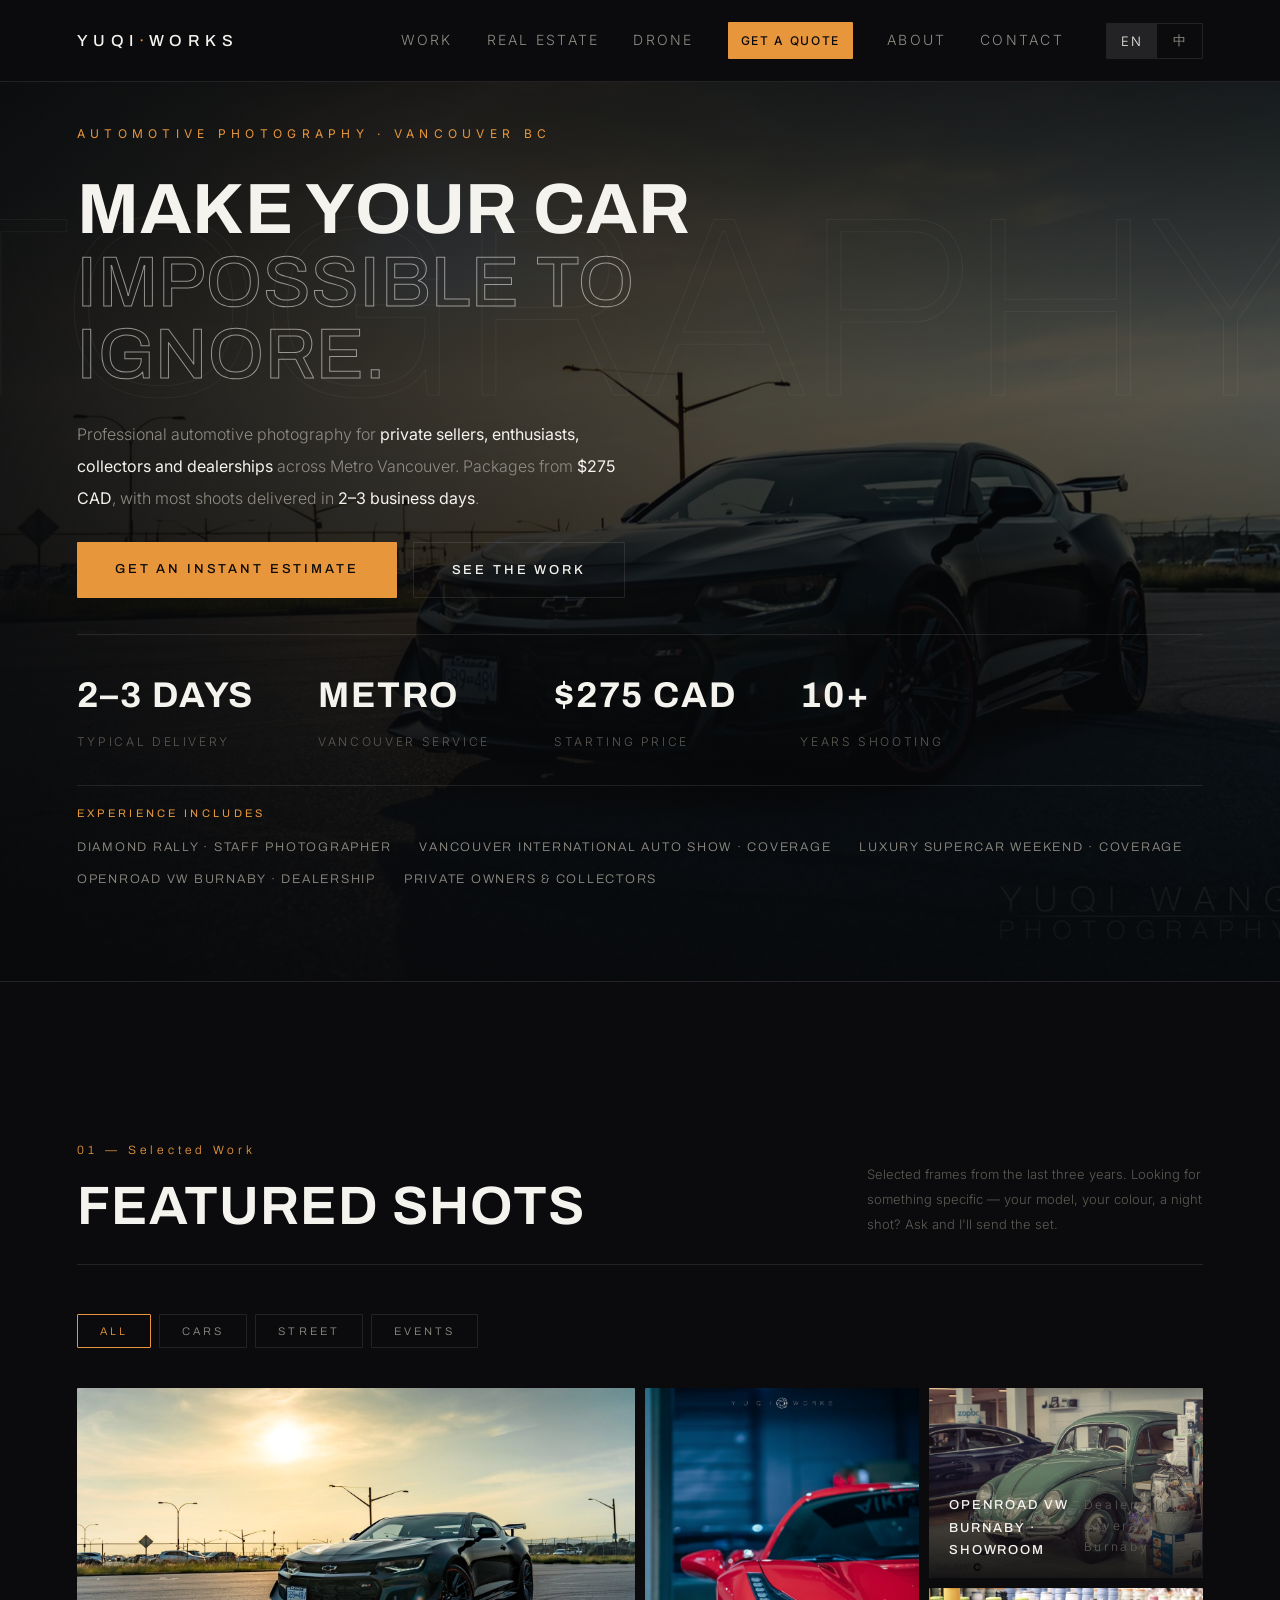
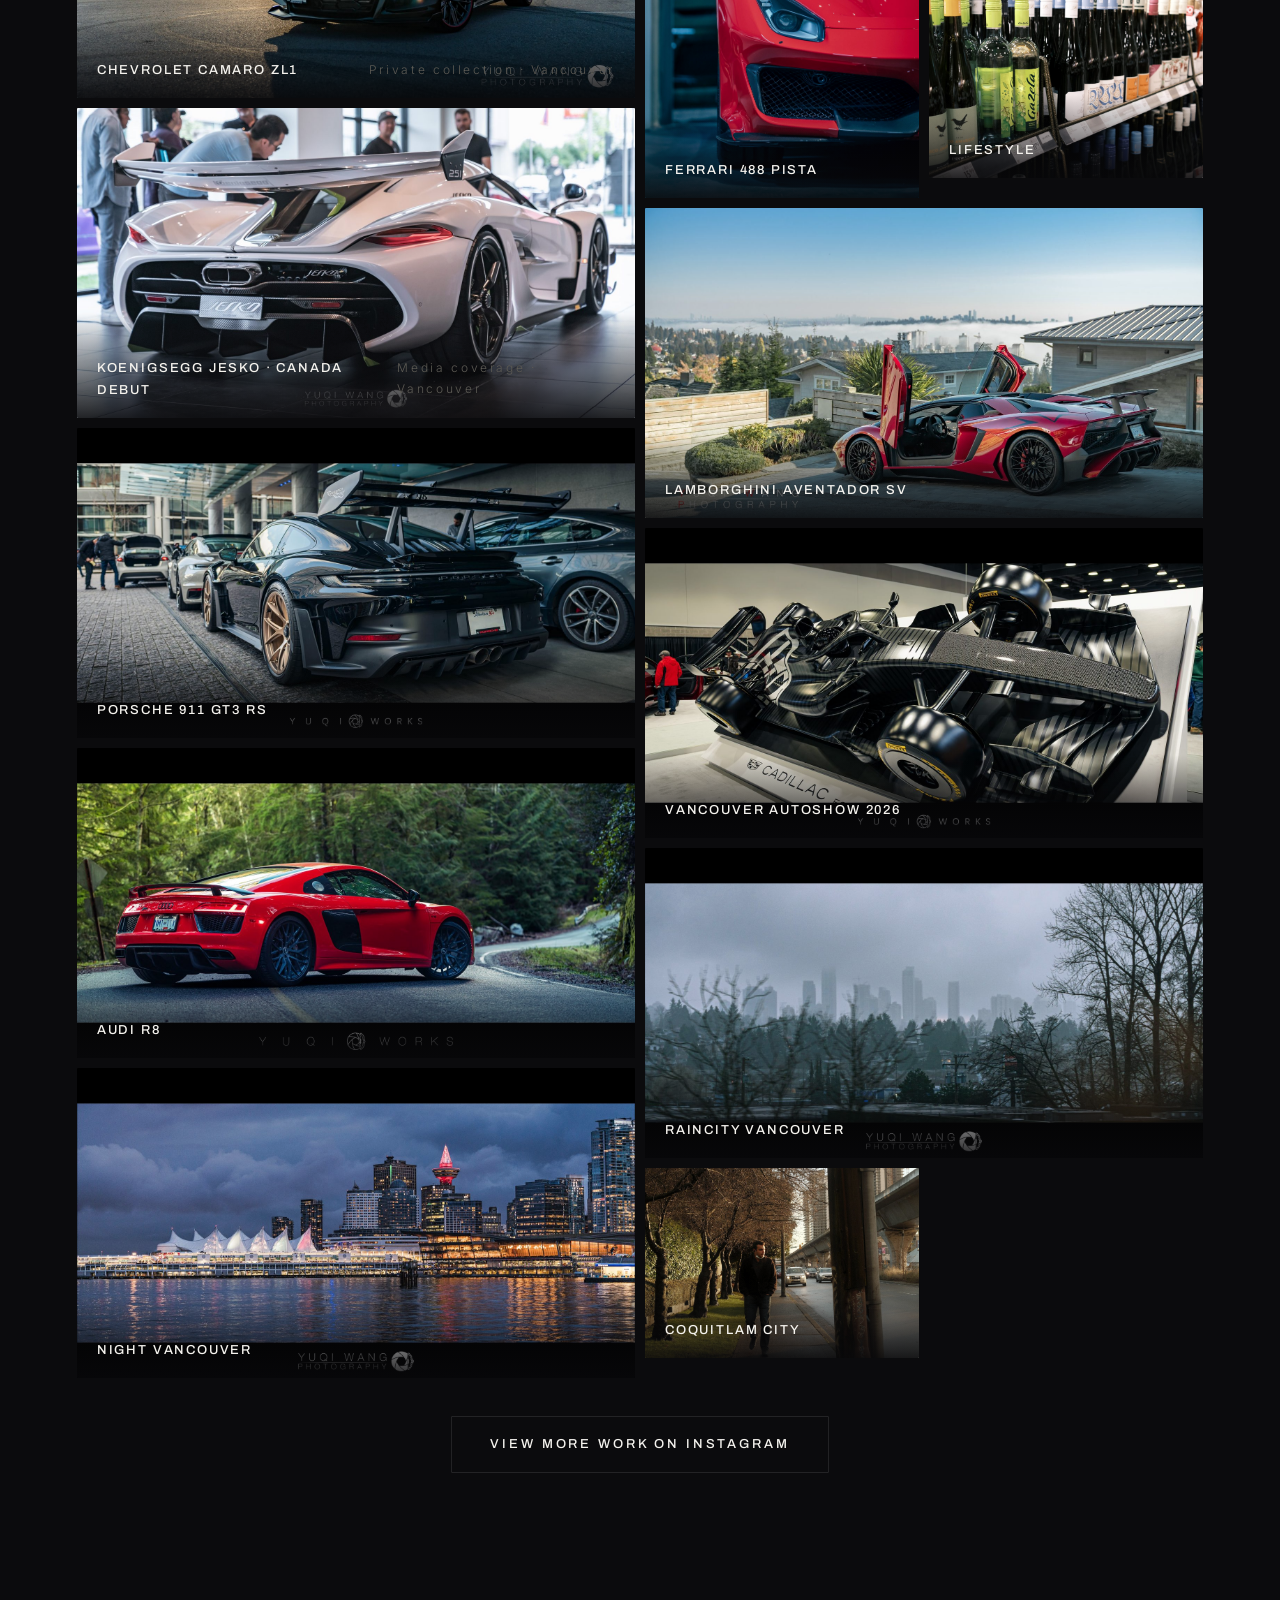
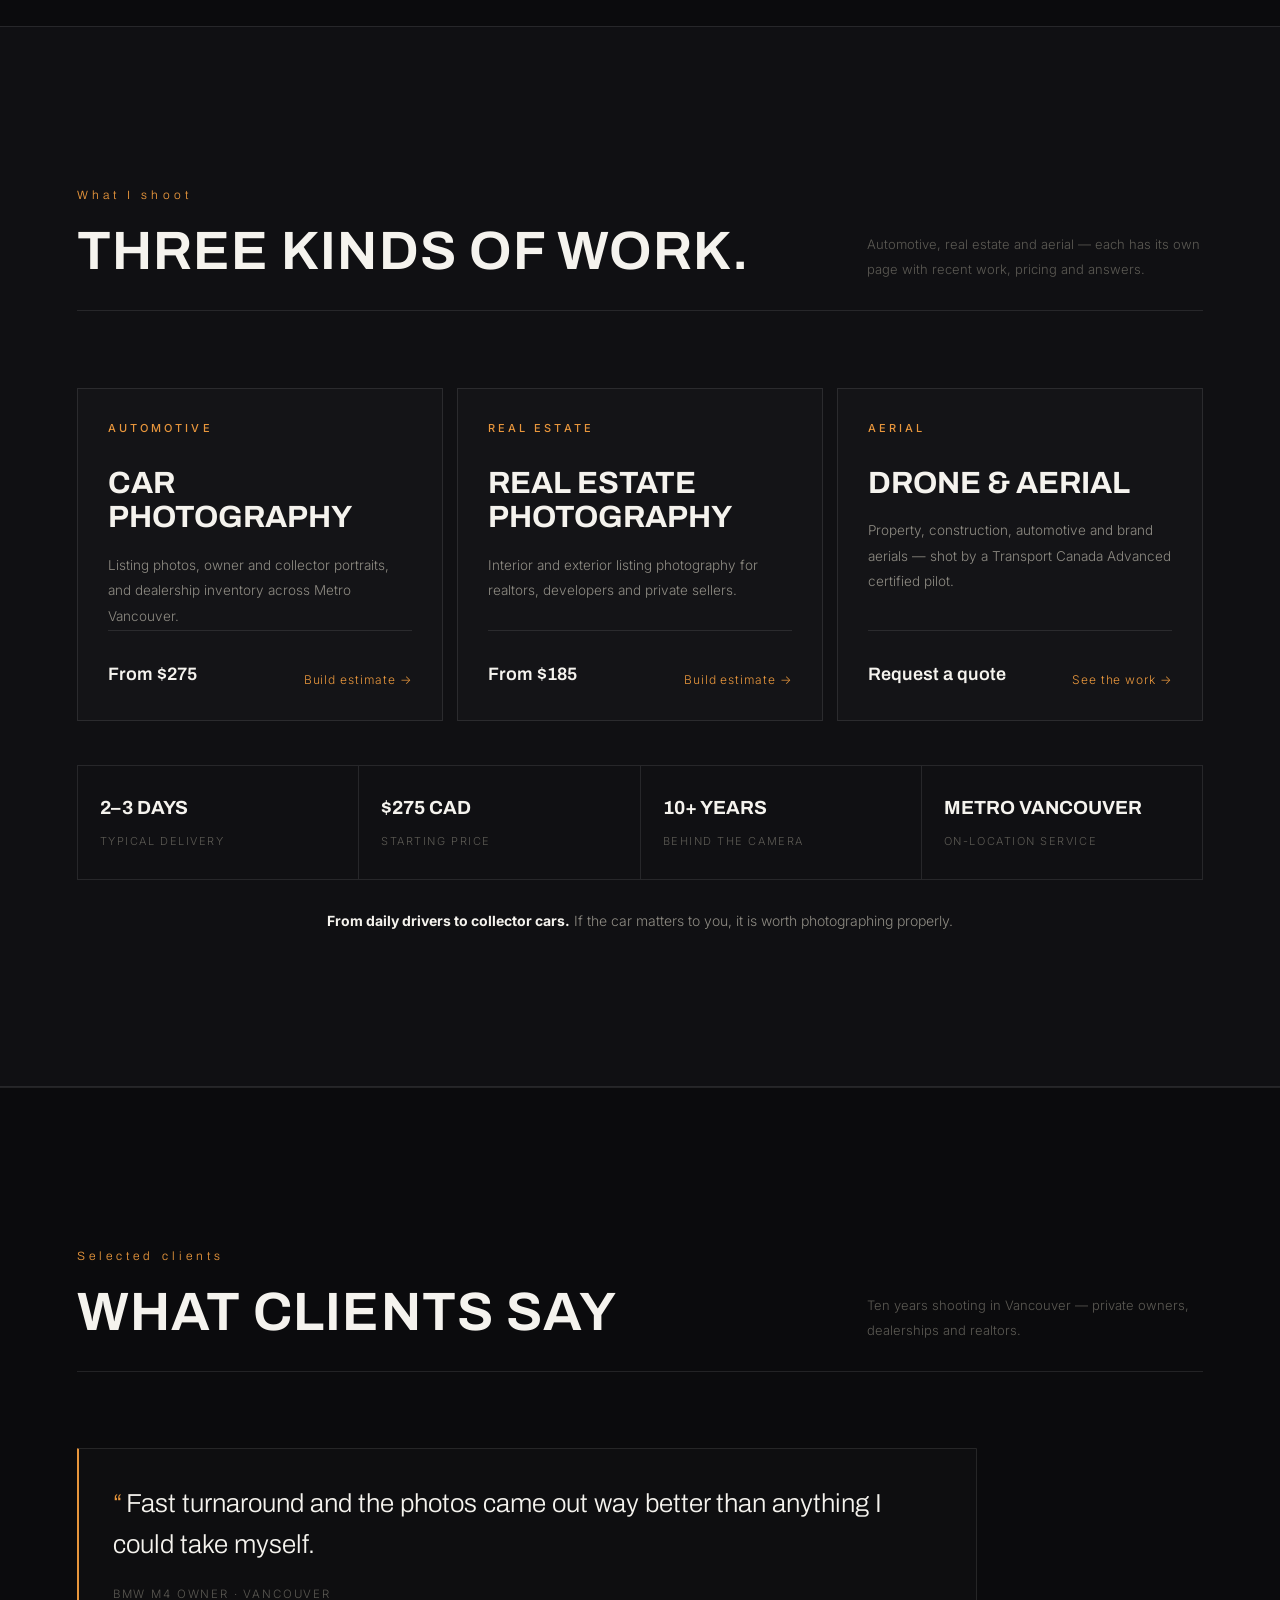
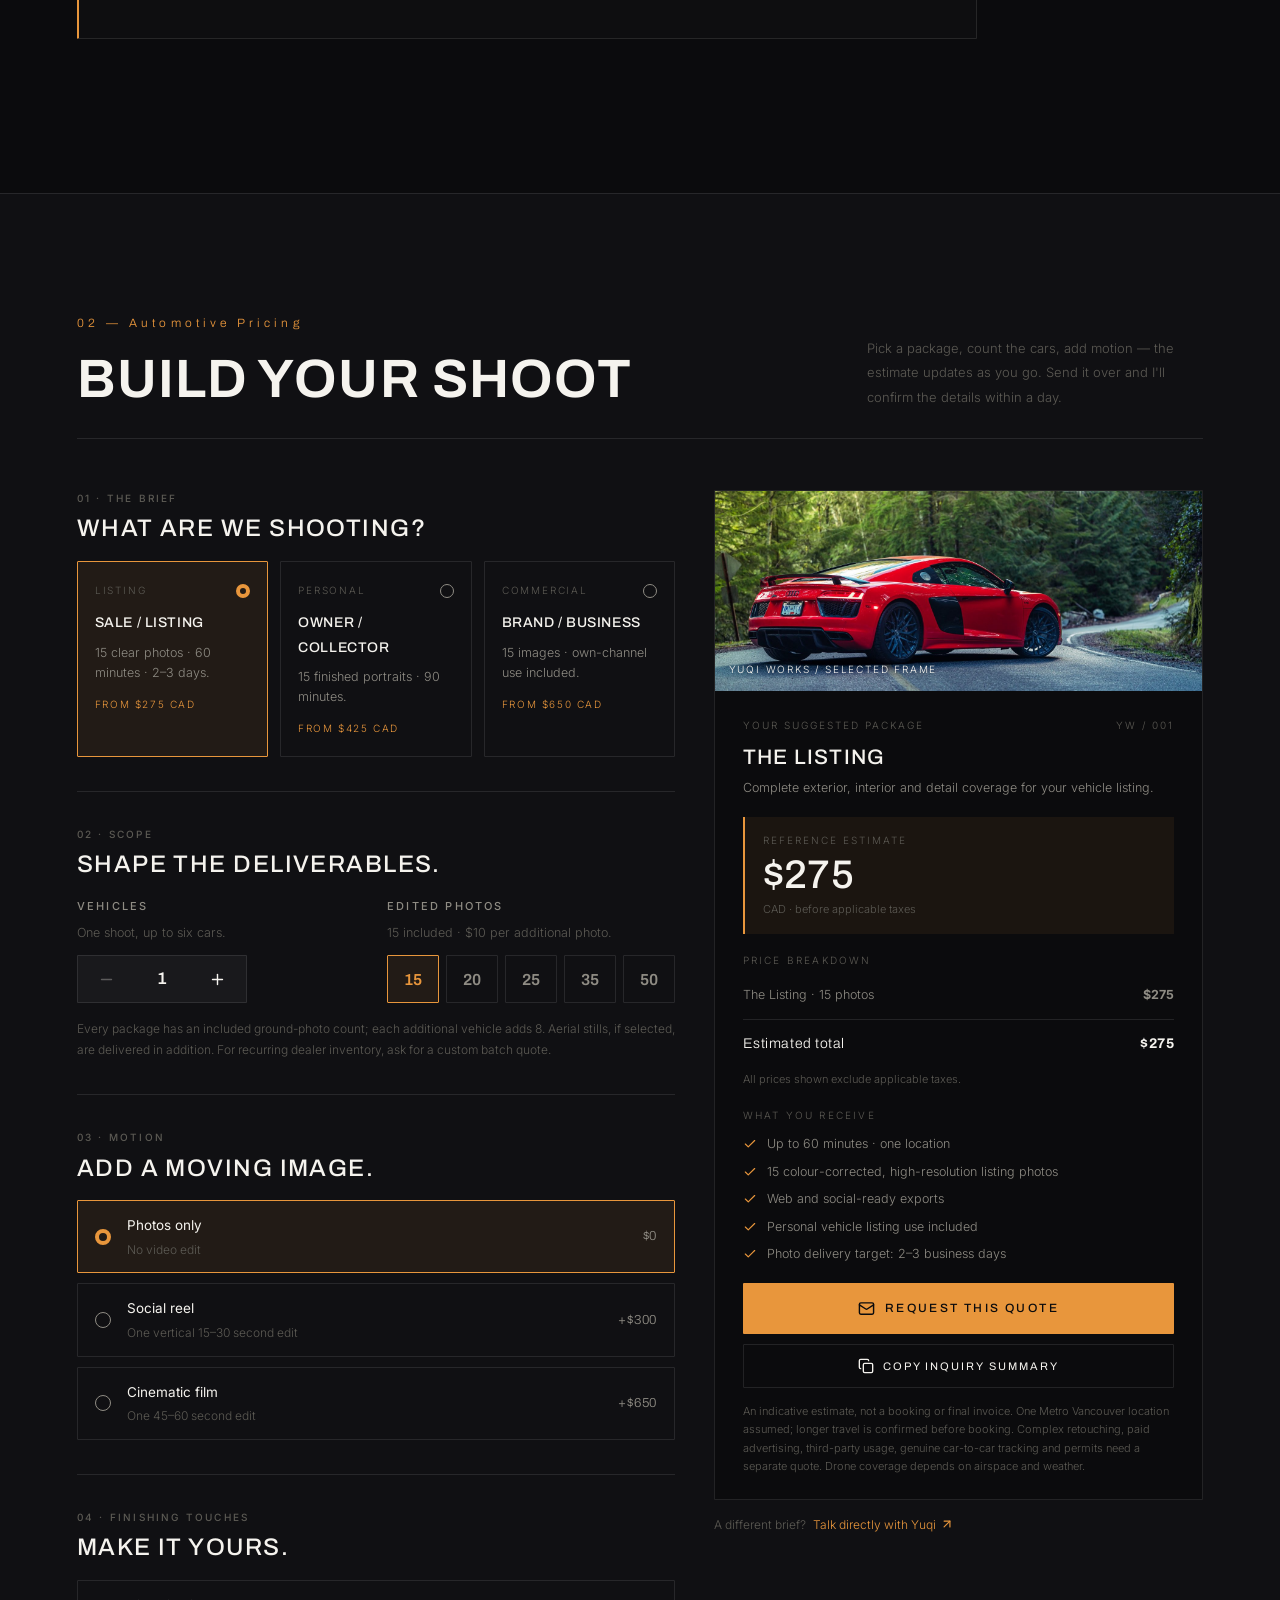
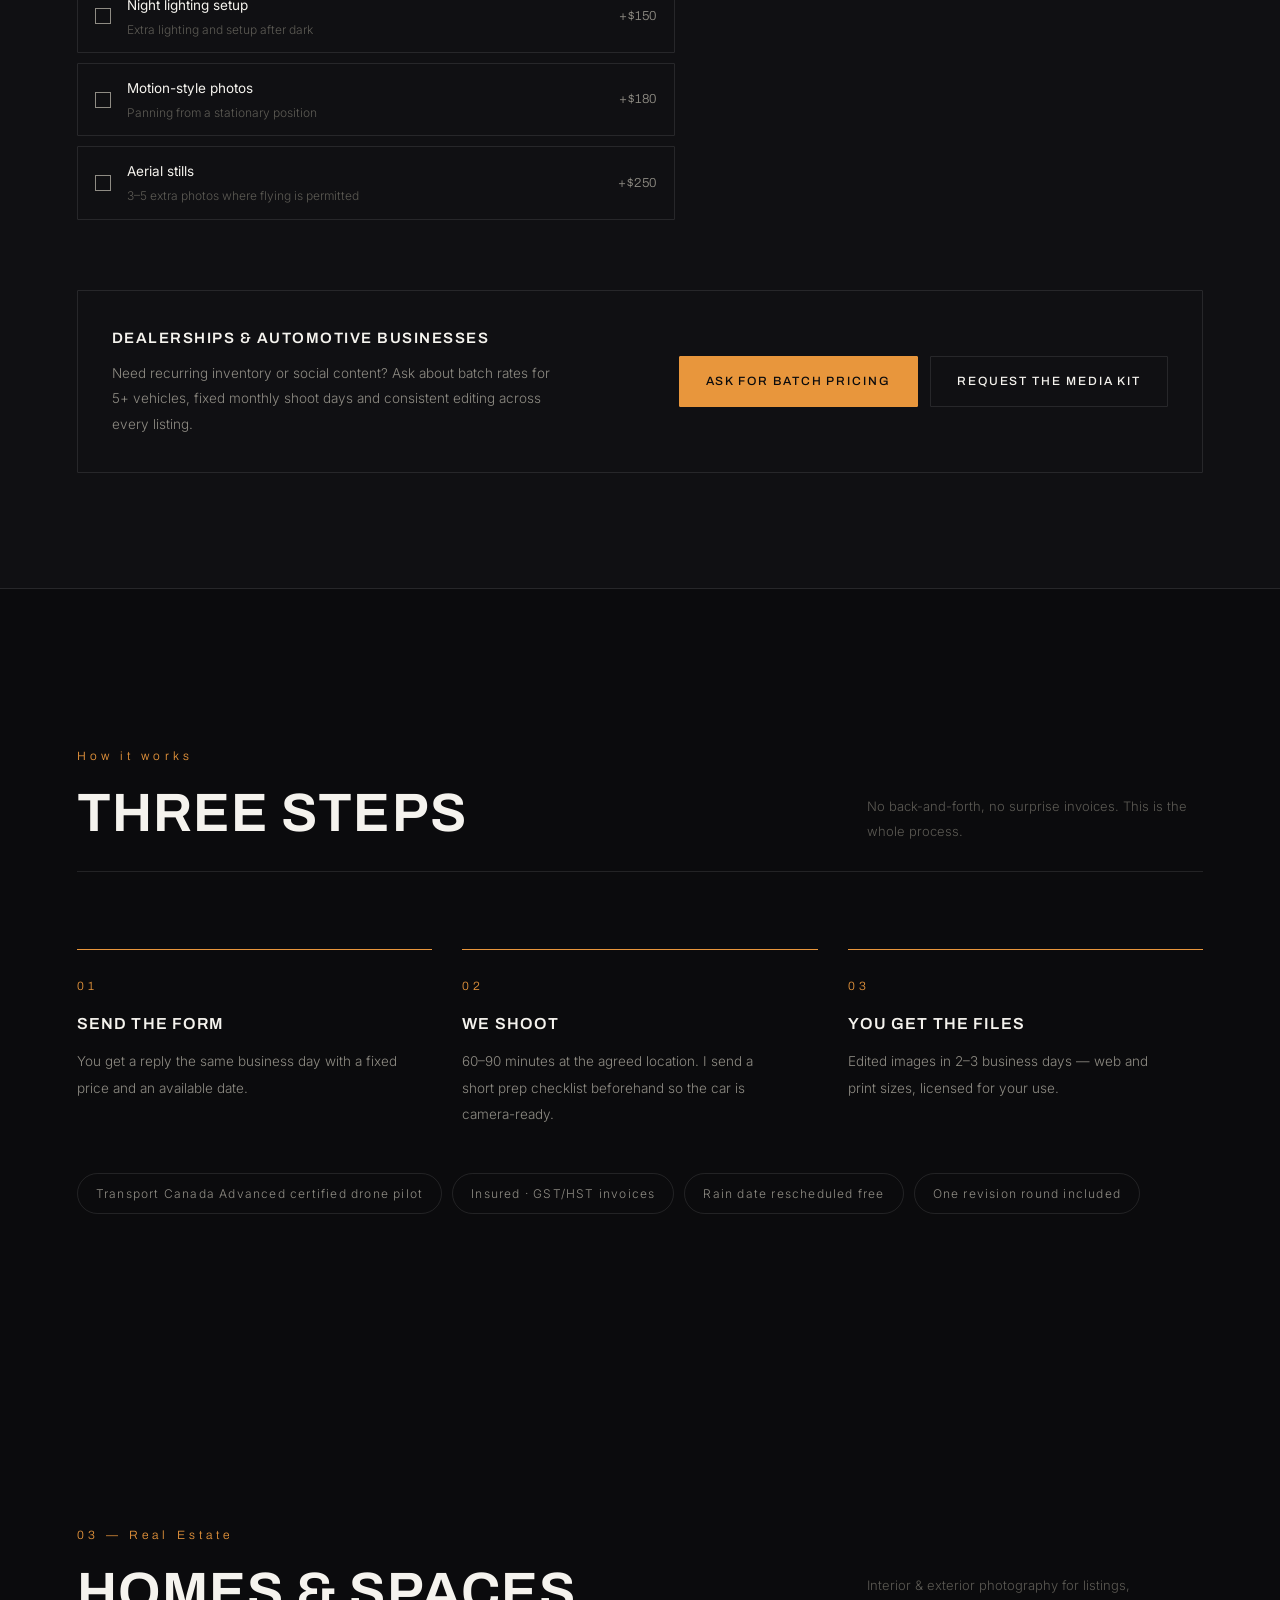
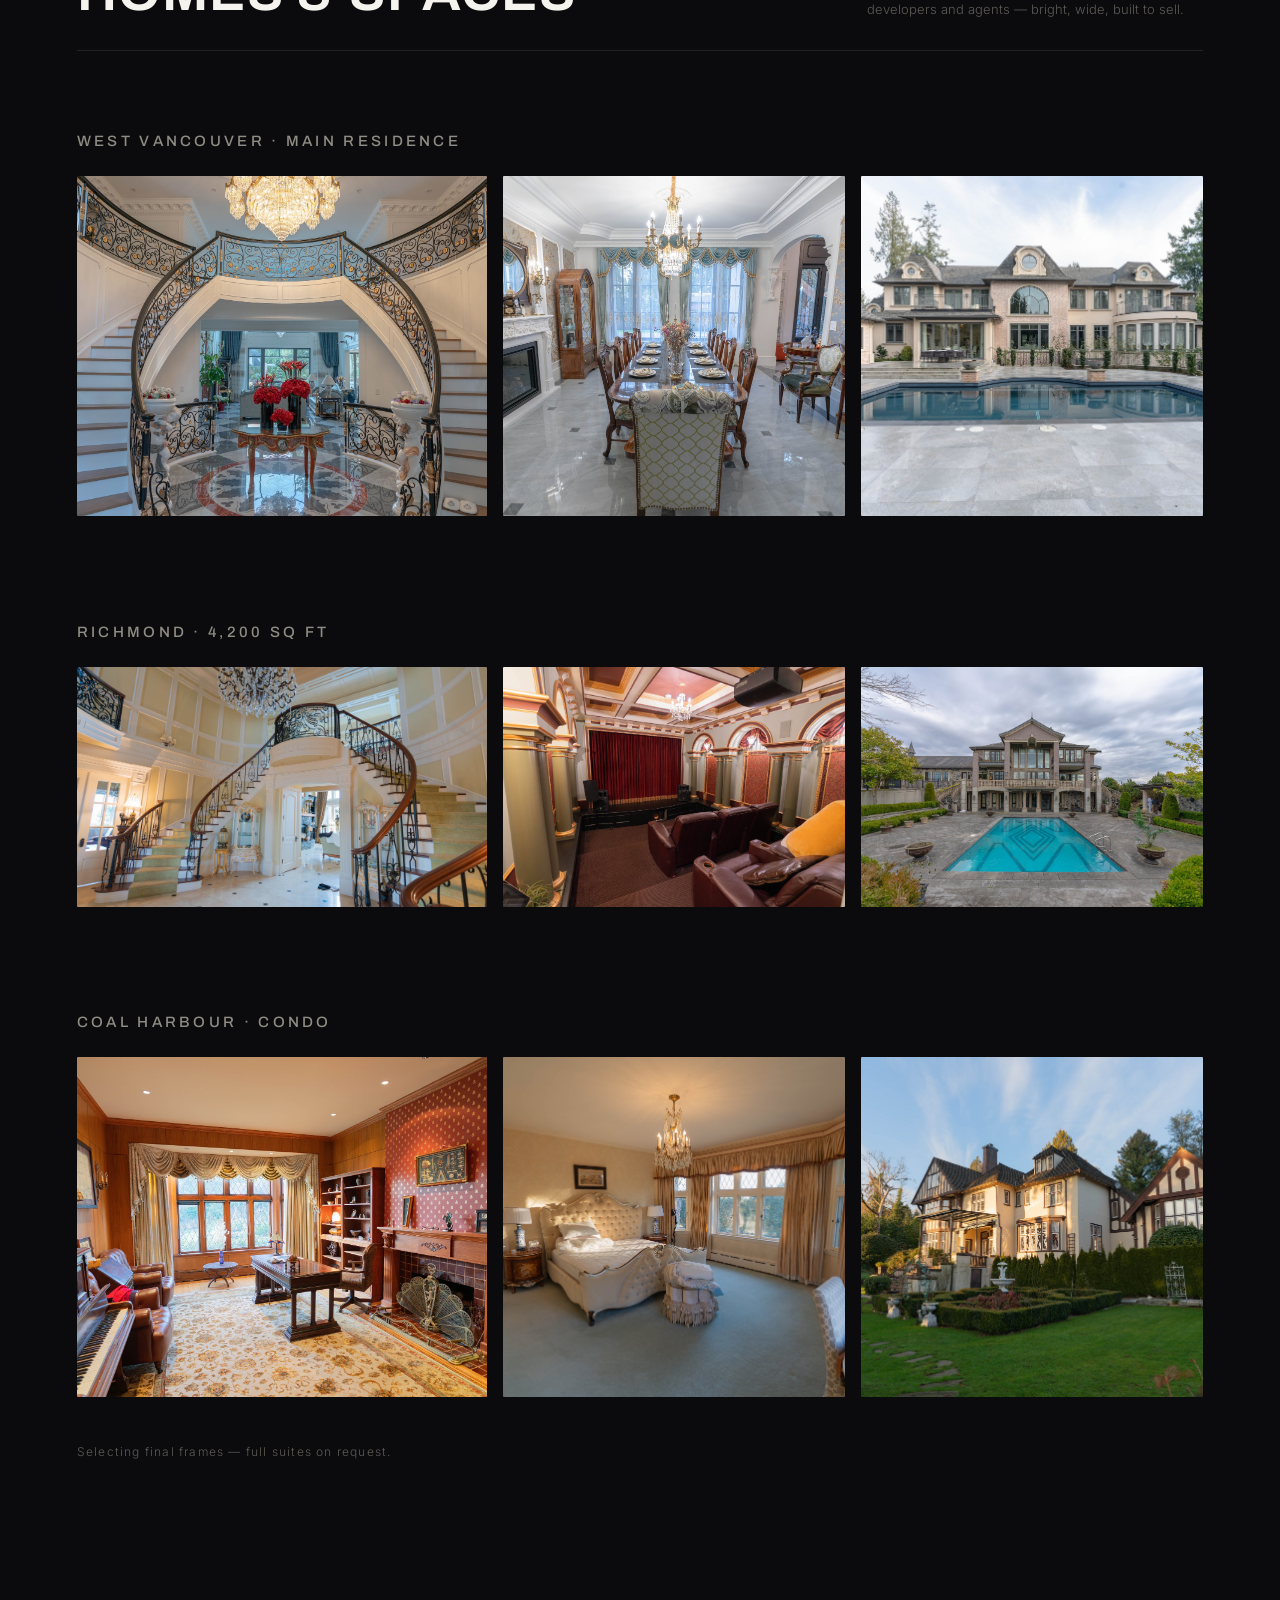
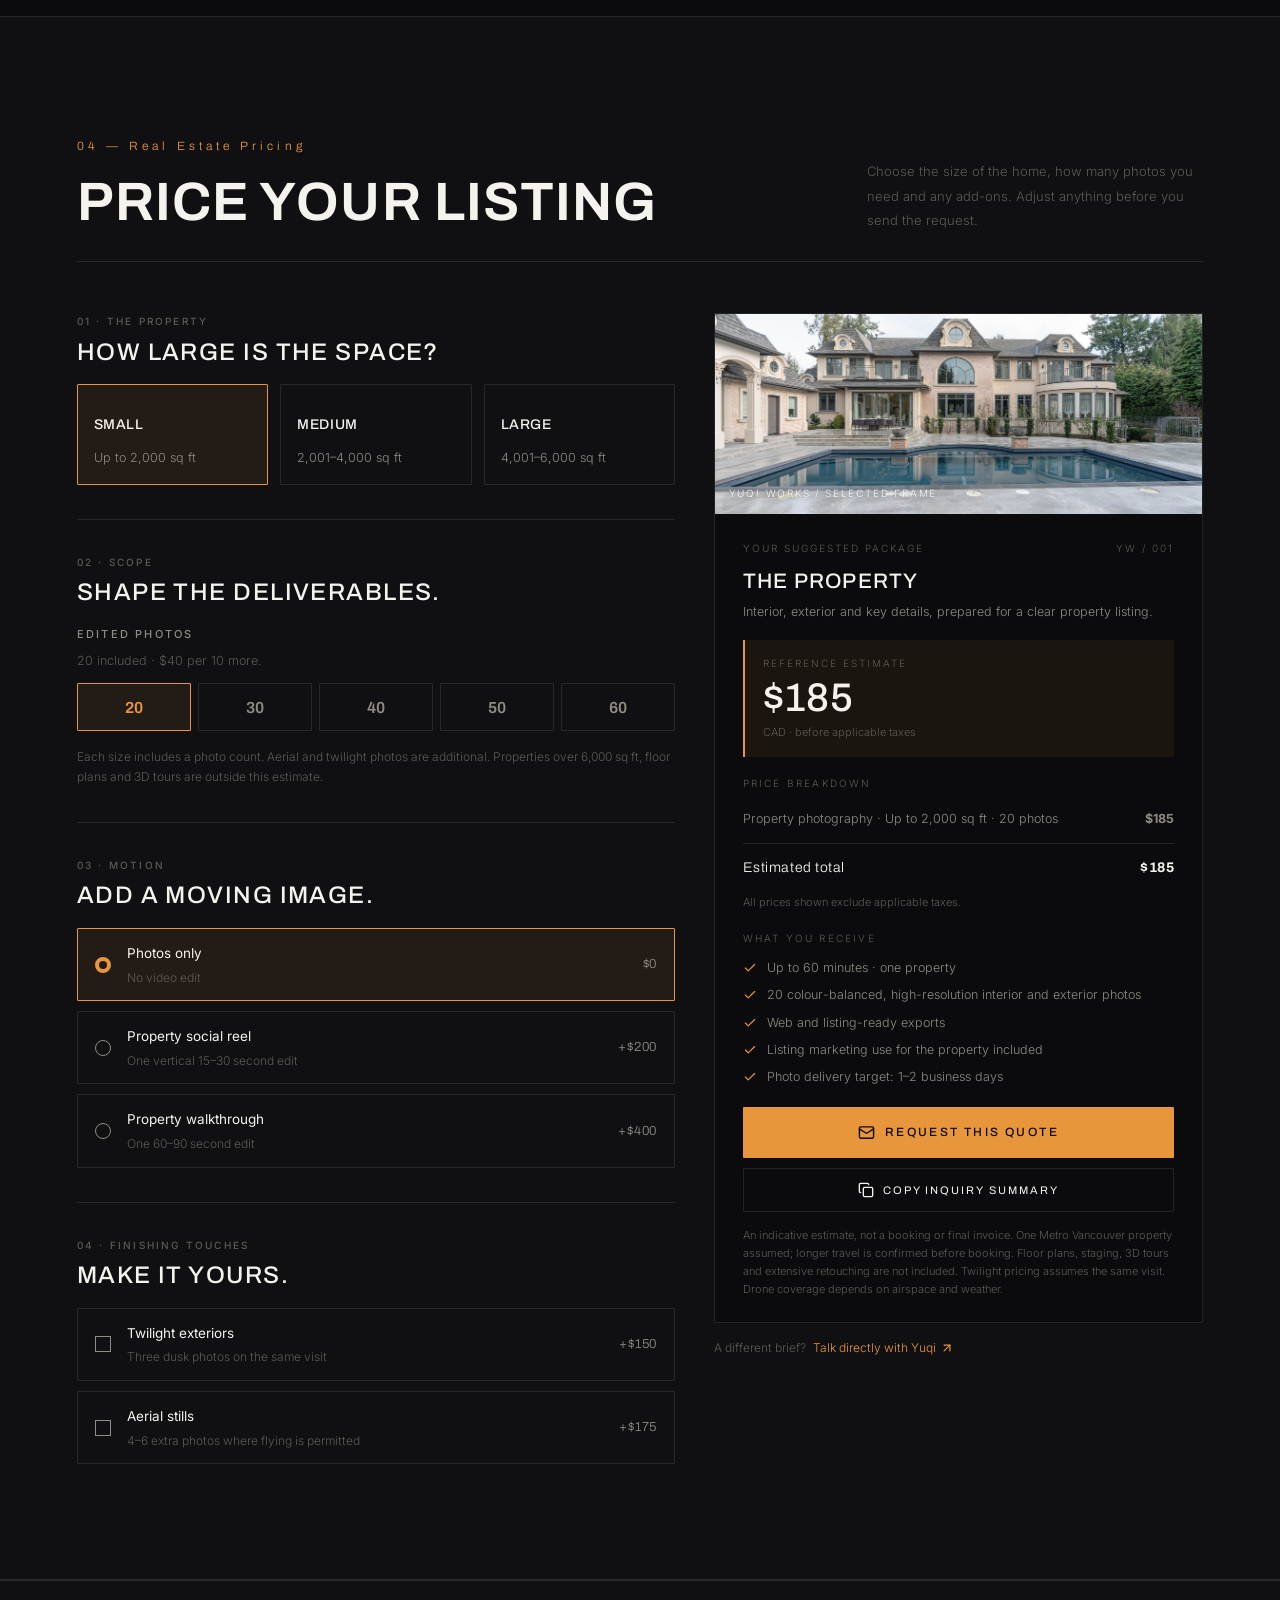
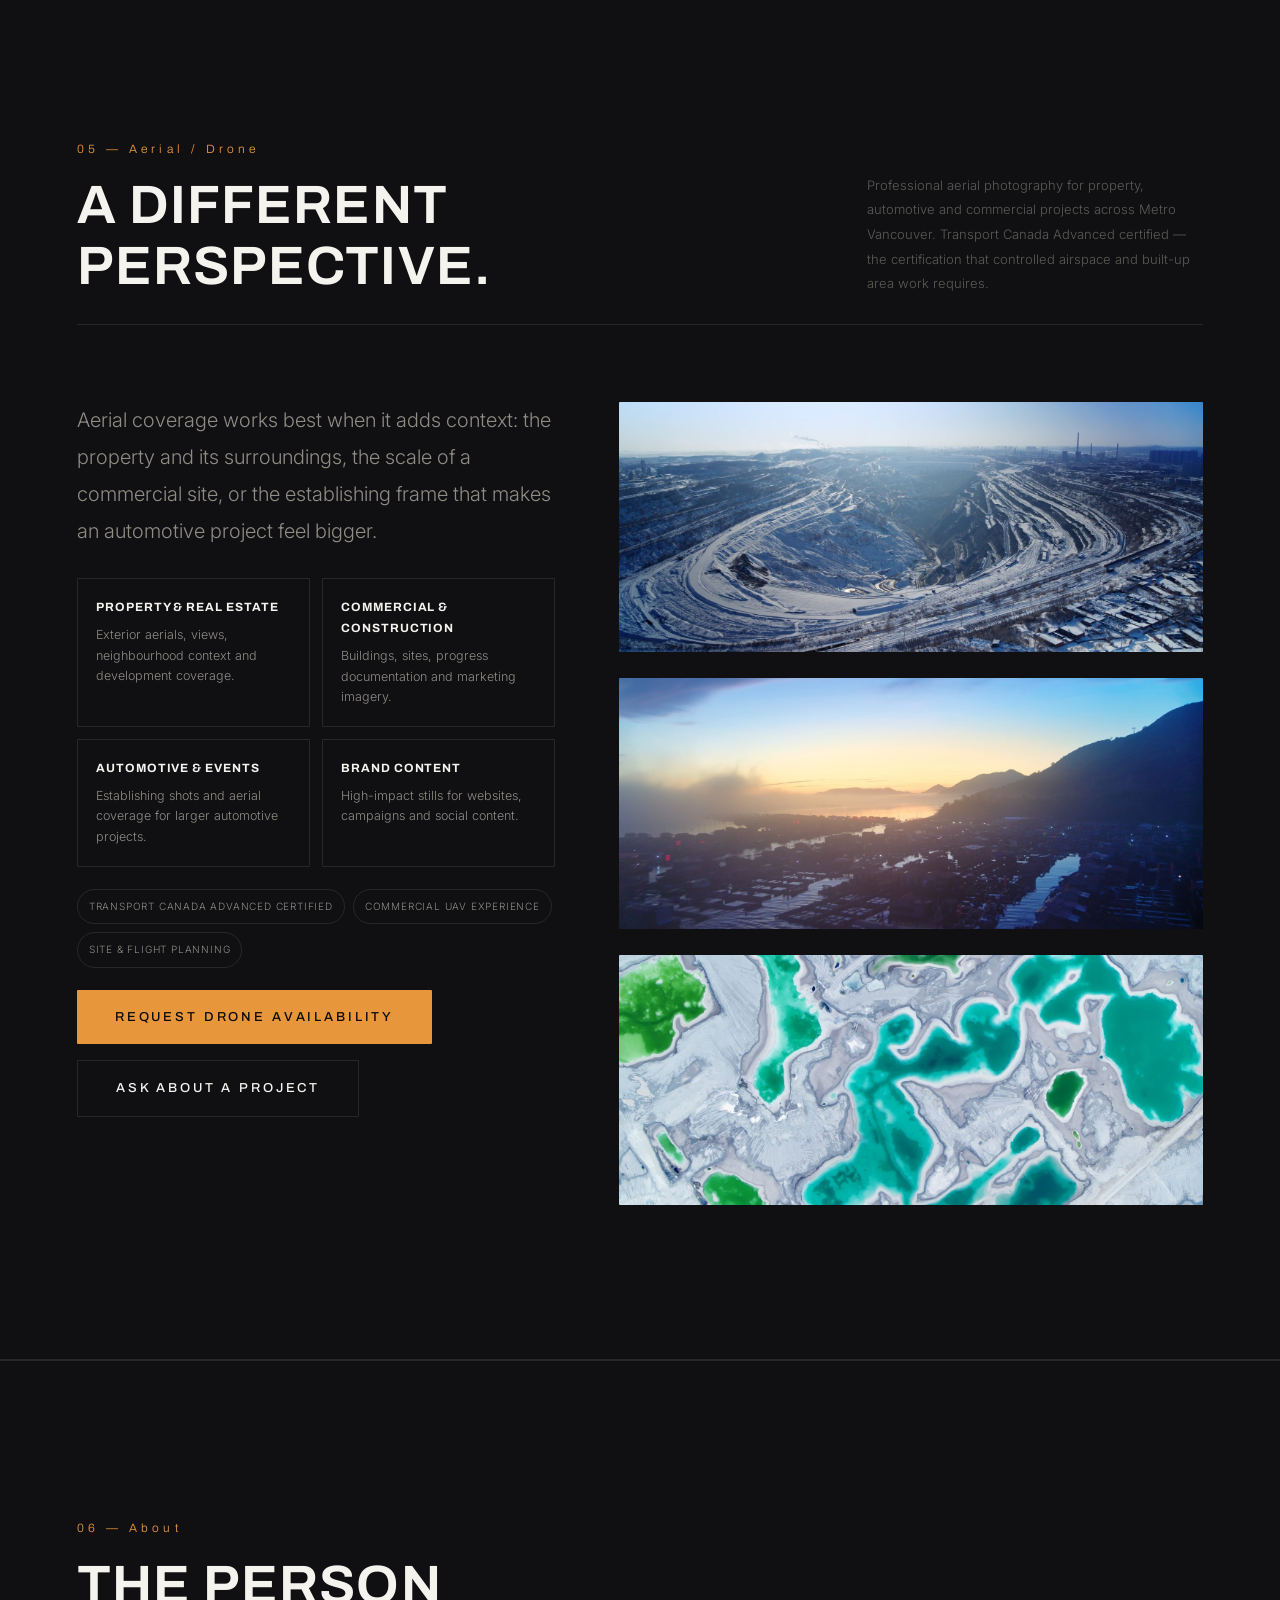
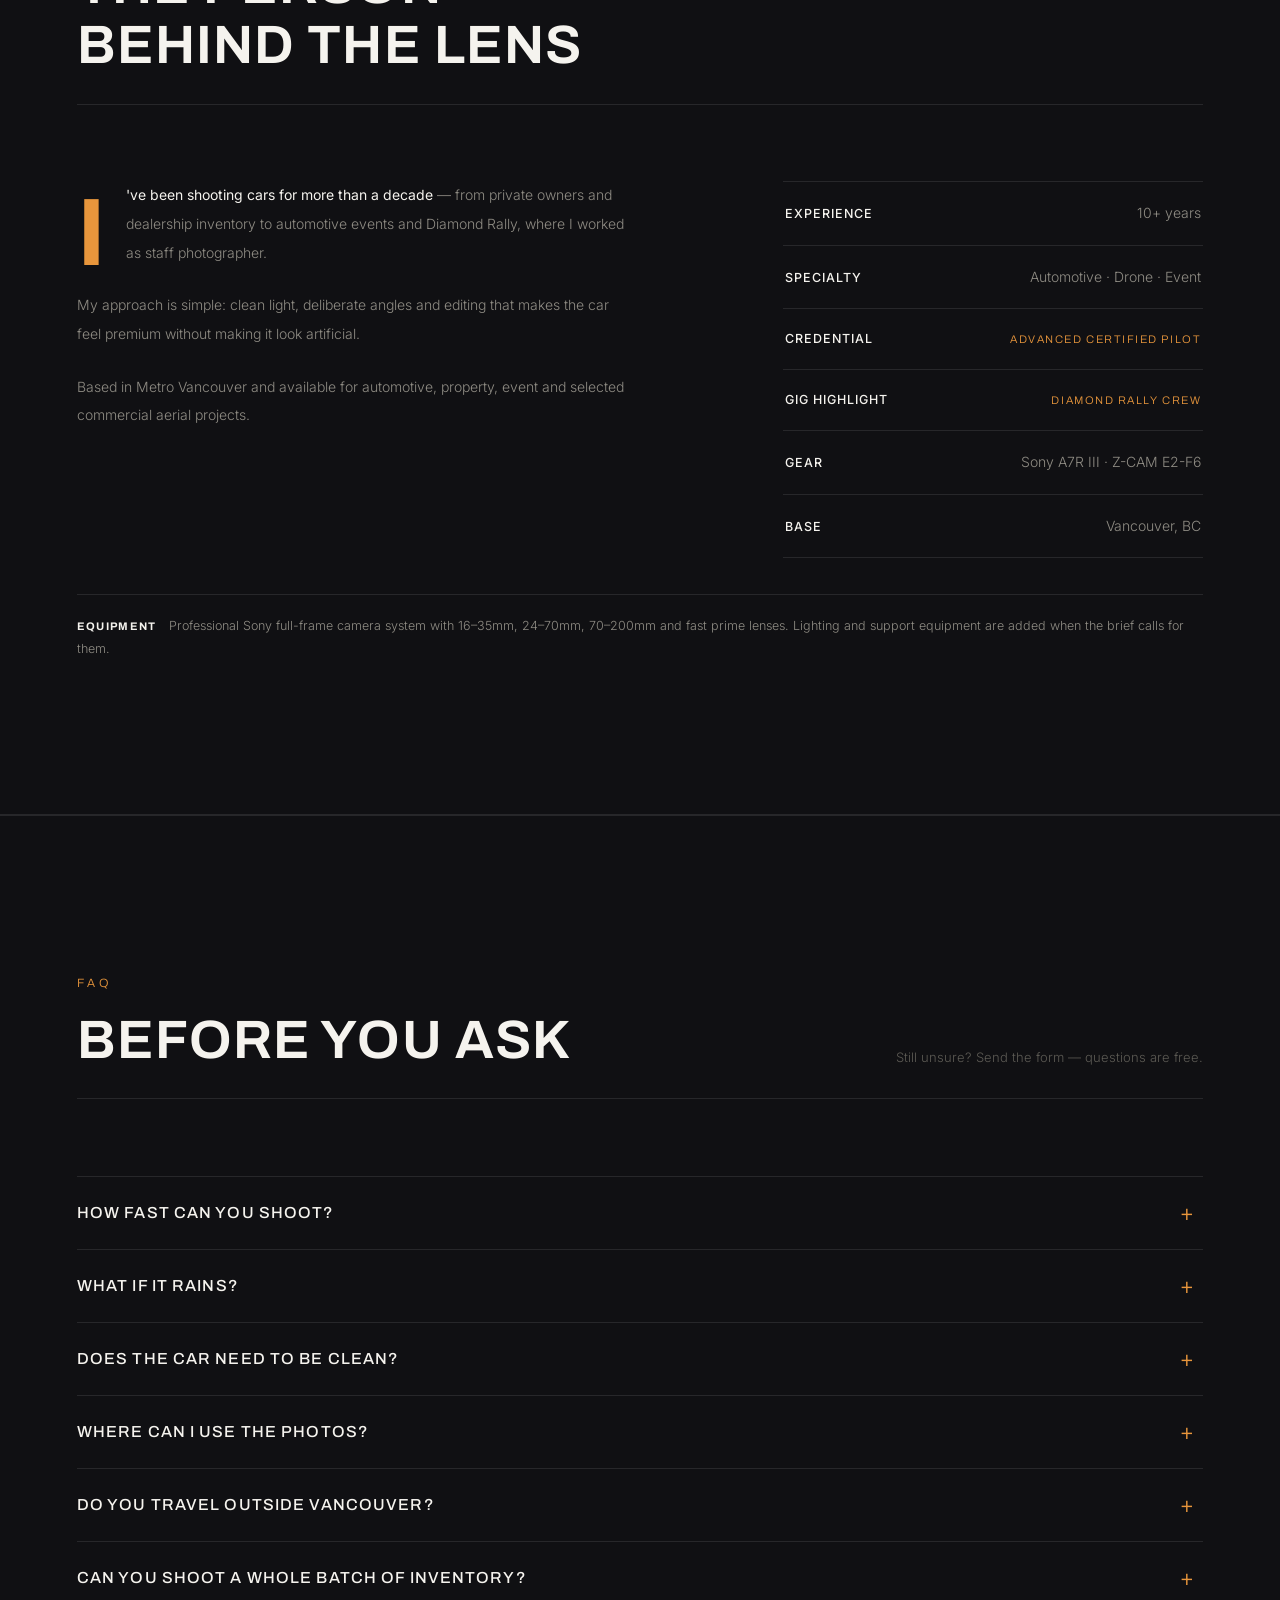
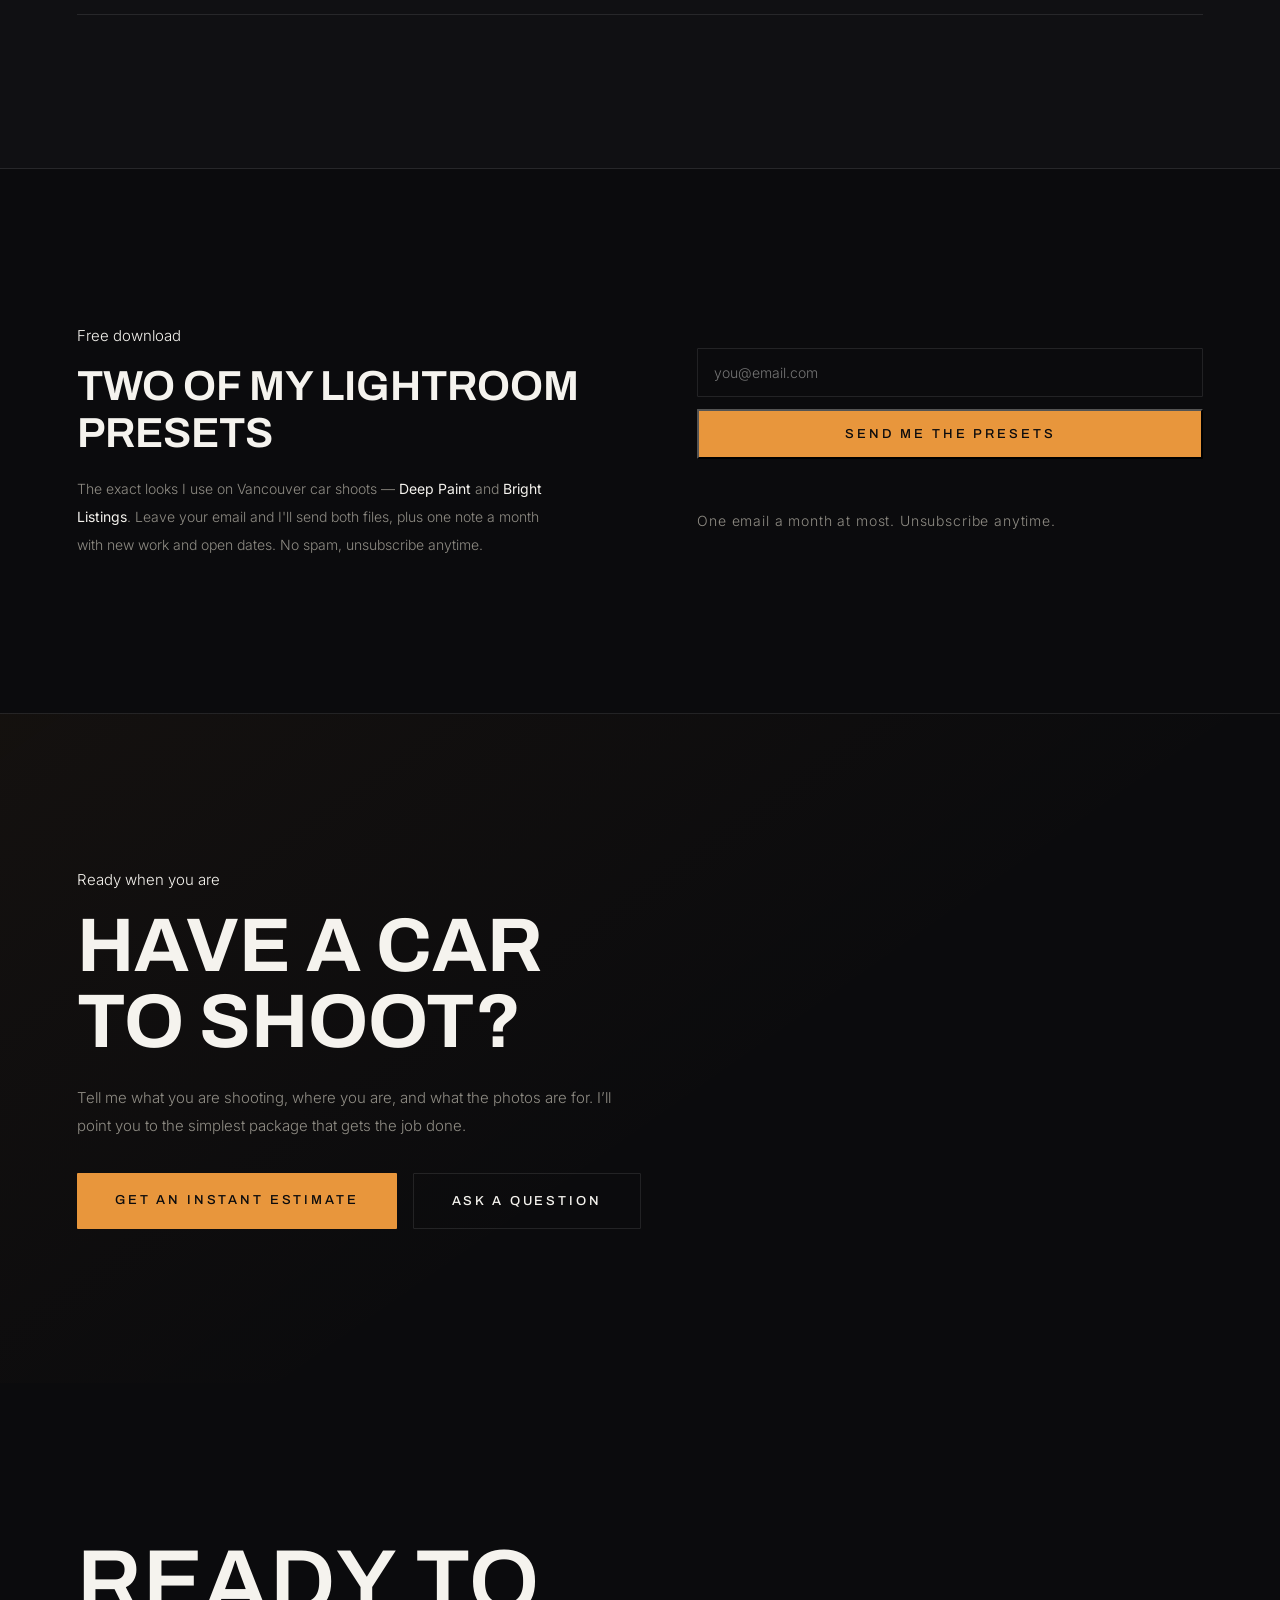
<file: index.html>
<!DOCTYPE html>

<html data-i18n-root="" lang="en">
<head>
<meta charset="utf-8"/>
<meta content="width=device-width, initial-scale=1.0" name="viewport"/>
<link href="/favicon.svg" rel="icon" type="image/svg+xml"/>
<link href="/favicon.png" rel="icon" sizes="32x32" type="image/png"/>
<link href="/apple-touch-icon.png" rel="apple-touch-icon"/>
<link href="https://yuqi.works/" hreflang="x-default" rel="alternate"/>
<link href="https://yuqi.works/" hreflang="en" rel="alternate"/>
<link href="https://yuqi.works/" hreflang="zh" rel="alternate"/>
<title>Car Photography Vancouver | From $275, 3-Day Delivery — YUQI WORKS</title>
<link href="https://fonts.googleapis.com" rel="preconnect"/>
<link crossorigin="" href="https://fonts.gstatic.com" rel="preconnect"/>
<link href="https://fonts.googleapis.com/css2?family=Archivo:wght@100;200;300;400;500&amp;family=Inter:wght@300;400;500&amp;display=swap" rel="stylesheet"/>
<link as="image" fetchpriority="high" href="photos/web/01.jpg" rel="preload"/>
<style>
/* ============ DESIGN TOKENS ============ */
:root{
  /* dark (automotive) palette — defaults */
  --bg:      #0b0b0d;
  --bg-2:    #101013;
  --ink:     #f5f3ee;
  --ink-dim: #8f8c84;
  --ink-faint:#5c5a54;
  --line:    rgba(245,243,238,.10);
  --accent:  #e8963c;
  /* light (real estate) palette — applied via scroll lerp */
  --bg-l:      #f4f1ea;
  --bg-2-l:    #ece8de;
  --ink-l:     #1c1a16;
  --ink-dim-l: #6b6558;
  --ink-faint-l:#9a9282;
  --line-l:    rgba(28,26,22,.14);
  --accent-l:  #c8863a;
  --radius:  1px;
  --font-d:  'Archivo', 'Inter', system-ui, sans-serif;
  --font-b:  'Inter', system-ui, sans-serif;
  --pad:     clamp(24px, 6vw, 96px);
}
body{transition:background-color .15s linear, color .15s linear}
*{margin:0;padding:0;box-sizing:border-box}
html{scroll-behavior:smooth}
body{
  background:var(--bg);
  color:var(--ink);
  font-family:var(--font-b);
  font-size:15px;
  line-height:1.75;
  font-weight:300;
  -webkit-font-smoothing:antialiased;
  text-rendering:optimizeLegibility;
}
::selection{background:rgba(232,150,60,.28);color:var(--ink)}
a{color:inherit;text-decoration:none}
img{display:block;max-width:100%}

/* ============ TOP BAR ============ */
.topbar{
  position:sticky;top:0;z-index:50;
  display:flex;align-items:center;justify-content:space-between;
  padding:22px var(--pad);
  background:var(--bg);
  backdrop-filter:blur(12px);
  border-bottom:1px solid var(--line);
}
.brand{
  font-family:var(--font-d);font-weight:500;
  font-size:16px;letter-spacing:.34em;text-transform:uppercase;
}
.brand em{font-style:normal;color:var(--accent)}
.nav{display:flex;align-items:center;gap:34px}
.nav a{
  font-size:14px;font-weight:300;letter-spacing:.16em;text-transform:uppercase;
  color:var(--ink-dim);transition:color .2s;
}
.nav a:hover{color:var(--ink)}
.nav-toggle{display:none}
.lang{
  display:flex;gap:2px;margin-left:8px;
  border:1px solid var(--line);border-radius:var(--radius);
  overflow:hidden;
}
.lang button{
  background:transparent;border:0;cursor:pointer;
  color:var(--ink-dim);font-family:var(--font-b);font-weight:300;font-size:13px;
  padding:8px 14px;letter-spacing:.16em;transition:all .2s;
}
.lang button[aria-pressed="true"]{color:var(--ink);background:var(--line)}

/* ============ HERO ============ */
.hero{
  position:relative;min-height:100vh;
  display:flex;align-items:flex-end;
  padding:0 var(--pad) clamp(56px, 10vh, 120px);
  overflow:hidden;
  border-bottom:1px solid var(--line);
}
.hero-bg{
  position:absolute;inset:0;z-index:0;
  background:
    radial-gradient(1100px 480px at 80% -8%, rgba(232,150,60,.07), transparent 60%),
    radial-gradient(900px 460px at 8% 110%, rgba(90,120,160,.08), transparent 60%),
    linear-gradient(180deg, #0a0b0e 0%, #0d0f13 55%, #121418 100%);
}
.hero-bg::after{
  content:"";position:absolute;left:0;right:0;bottom:24%;
  height:1px;
  background:linear-gradient(90deg, transparent, rgba(232,150,60,.35), transparent);
}
.hero-watermark{
  position:absolute;right:-2%;top:14%;z-index:0;
  font-family:var(--font-d);font-weight:100;
  font-size:clamp(110px, 20vw, 340px);line-height:.8;
  letter-spacing:-.02em;color:transparent;
  -webkit-text-stroke:1px rgba(245,243,238,.1);
  white-space:nowrap;user-select:none;pointer-events:none;
}
.hero-inner{position:relative;z-index:1;max-width:1200px;width:100%}
.kicker{
  font-size:12px;font-weight:400;letter-spacing:.44em;text-transform:uppercase;
  color:var(--accent);margin-bottom:30px;
}
.hero h1{
  font-family:var(--font-d);font-weight:700;
  font-size:clamp(40px, 7vw, 96px);
  line-height:1.02;letter-spacing:.01em;text-transform:uppercase;
  max-width:15ch;margin-bottom:32px;
}
.hero h1 span{
  color:transparent;
  -webkit-text-stroke:1px rgba(245,243,238,.55);
  font-weight:500;
}
.hero-sub{
  color:var(--ink-dim);font-weight:300;
  font-size:clamp(14px,1.35vw,16px);line-height:2;
  max-width:56ch;margin-bottom:44px;
}
.hero-sub strong{color:var(--ink);font-weight:400}
.cta-row{display:flex;gap:16px;flex-wrap:wrap}
.btn{
  display:inline-block;padding:16px 38px;
  font-family:var(--font-d);font-weight:500;font-size:13px;
  letter-spacing:.22em;text-transform:uppercase;
  border-radius:var(--radius);transition:all .25s;cursor:pointer;
}
.btn-solid{background:var(--accent);color:#0b0b0d}
.btn-solid:hover{background:#f0a64f}
.btn-ghost{border:1px solid var(--line);color:var(--ink)}
.btn-ghost:hover{border-color:var(--accent);color:var(--accent)}

.hero-facts{
  display:flex;gap:clamp(32px,5vw,80px);margin-top:clamp(48px,8vh,88px);
  flex-wrap:wrap;border-top:1px solid var(--line);padding-top:30px;
}
.hero-facts .fact b{
  display:block;font-family:var(--font-d);font-weight:200;
  font-size:clamp(24px,2.8vw,40px);letter-spacing:.05em;text-transform:uppercase;font-weight:700;
}
.hero-facts .fact span{
  font-size:12px;font-weight:300;letter-spacing:.22em;text-transform:uppercase;color:var(--ink-faint);
}

/* ============ SECTION SCAFFOLD ============ */
section{padding:clamp(90px,12vw,180px) var(--pad)}
.sect-head{
  display:flex;align-items:flex-end;justify-content:space-between;
  gap:32px;margin-bottom:clamp(48px,6vw,84px);
  border-bottom:1px solid var(--line);padding-bottom:28px;
}
.sect-head .no{font-family:var(--font-d);font-weight:300;color:var(--accent);font-size:12px;letter-spacing:.34em}
.sect-head h2{
  font-family:var(--font-d);font-weight:650;text-transform:uppercase;
  font-size:clamp(30px,4.4vw,54px);letter-spacing:.02em;line-height:1.12;
  margin-top:14px;
}
.sect-head p{color:var(--ink-faint);max-width:42ch;font-size:13px;font-weight:300;line-height:1.9}
/* rate calculators embedded in the page — one per palette zone (automotive band stays dark, real-estate band light) */
.quote-sec{
  background:var(--bg-2);border-top:1px solid var(--line);border-bottom:1px solid var(--line);
  padding:clamp(70px,9vw,140px) var(--pad);
}
.quote-sec .sect-head{margin-bottom:clamp(34px,4vw,58px)}

/* ============ GALLERY ============ */
.work-grid{
  display:grid;
  grid-template-columns:repeat(4,1fr);
  grid-auto-rows:10px;
  grid-auto-flow:dense;
  gap:10px;
}
.work-card{
  position:relative;overflow:hidden;border-radius:var(--radius);
  grid-row:span 10; /* default: 3:2 landscape */
}
.work-card.lg{grid-column:span 2; grid-row:span 16}   /* 16:9 wide */
.work-card.tall{grid-row:span 21}                     /* 2:3 portrait */
.work-card .thumb{
  position:absolute;inset:0;overflow:hidden;
  background:#0e0e11;
}
.work-card .thumb img{
  position:absolute;inset:0;width:100%;height:100%;object-fit:cover;
  transition:transform 1.2s cubic-bezier(.2,.6,.2,1);
  filter:saturate(.92) contrast(1.02);
}
.work-card:hover .thumb img{transform:scale(1.04)}
/* scene variants — replace these blocks with real <img> later */
.scene-night{background:radial-gradient(720px 300px at 70% 100%, rgba(232,150,60,.16), transparent 55%), linear-gradient(160deg,#0a0d13 0%,#131a24 60%,#1a222e 100%)}
.scene-gold {background:radial-gradient(720px 320px at 30% 90%, rgba(214,150,70,.20), transparent 55%), linear-gradient(160deg,#120d07 0%,#261b0e 55%,#312414 100%)}
.scene-tunnel{background:radial-gradient(760px 400px at 50% 120%, rgba(190,205,220,.14), transparent 60%), linear-gradient(160deg,#0b0d0f 0%,#181c20 55%,#22262b 100%)}
.scene-rain {background:radial-gradient(700px 300px at 25% 105%, rgba(110,150,190,.14), transparent 55%), linear-gradient(160deg,#090d12 0%,#101a22 55%,#17232d 100%)}
.scene-studio{background:radial-gradient(500px 260px at 50% 92%, rgba(255,255,255,.12), transparent 60%), linear-gradient(180deg,#040404 0%,#0d0d0d 55%,#141414 100%)}
.scene-canyon{background:radial-gradient(720px 300px at 65% 100%, rgba(226,160,90,.13), transparent 55%), linear-gradient(160deg,#0d110b 0%,#1a2113 55%,#252e1b 100%)}
.scene-dusk {background:radial-gradient(760px 320px at 70% 105%, rgba(190,120,170,.12), transparent 55%), linear-gradient(160deg,#0e0b11 0%,#1f1626 55%,#2a1e31 100%)}
.scene-snow {background:radial-gradient(720px 320px at 35% 95%, rgba(200,215,235,.16), transparent 55%), linear-gradient(160deg,#0e1013 0%,#1e2126 55%,#2a2d33 100%)}
.thumb-car{
  font-family:var(--font-d);font-weight:100;
  font-size:clamp(34px,4.4vw,60px);letter-spacing:.3em;text-indent:.3em;
  color:rgba(245,243,238,.10);
  transition:color .4s;
}
.work-card:hover .thumb-car{color:rgba(245,243,238,.22)}
.work-card .meta{
  position:absolute;left:0;right:0;bottom:0;
  display:flex;align-items:baseline;justify-content:space-between;gap:10px;
  padding:44px 20px 16px;
  background:linear-gradient(180deg,transparent,rgba(8,8,10,.88));
}
.work-card .meta h3{font-family:var(--font-d);font-weight:500;font-size:13px;letter-spacing:.14em;text-transform:uppercase}
.work-card .meta .year{font-size:12px;font-weight:300;letter-spacing:.22em;color:var(--ink-faint)}


/* ============ CLIENT FIT / CONVERSION ============ */
.nav .nav-quote{color:#0b0b0d;background:var(--accent);padding:9px 14px;border-radius:1px;font-weight:500}
.nav .nav-quote:hover{color:#0b0b0d;background:#f0a64f}
.client-fit{border-top:1px solid var(--line);border-bottom:1px solid var(--line);background:var(--bg-2)}
.fit-grid{display:grid;grid-template-columns:repeat(3,1fr);gap:14px}
.fit-card{display:flex;flex-direction:column;min-height:320px;padding:30px;border:1px solid var(--line);background:rgba(255,255,255,.015);transition:transform .25s,border-color .25s,background .25s}
.fit-card:hover{transform:translateY(-4px);border-color:rgba(232,150,60,.55);background:rgba(232,150,60,.035)}
.fit-card.featured{border-color:rgba(232,150,60,.4)}
.fit-tag{font-size:11px;letter-spacing:.28em;color:var(--accent);font-weight:500;margin-bottom:28px}
.fit-card h3{font-family:var(--font-d);font-size:clamp(22px,2.4vw,32px);text-transform:uppercase;line-height:1.12;margin-bottom:18px}
.fit-card p{color:var(--ink-dim);font-size:13.5px;line-height:1.9;max-width:38ch}
.fit-bottom{margin-top:auto;padding-top:28px;border-top:1px solid var(--line);display:flex;justify-content:space-between;gap:18px;align-items:end}
.fit-bottom strong{font-family:var(--font-d);font-size:18px;font-weight:600}
.fit-bottom span{font-size:12px;letter-spacing:.08em;color:var(--accent)}
.proof-row{display:grid;grid-template-columns:repeat(4,1fr);margin-top:44px;border-top:1px solid var(--line);border-left:1px solid var(--line)}
.proof-row>div{padding:25px 22px;border-right:1px solid var(--line);border-bottom:1px solid var(--line)}
.proof-row b{display:block;font-family:var(--font-d);font-size:19px;text-transform:uppercase;margin-bottom:3px}
.proof-row span{font-size:11px;letter-spacing:.14em;text-transform:uppercase;color:var(--ink-faint)}
.close-cta{border-top:1px solid var(--line);text-align:left;background:linear-gradient(145deg,rgba(232,150,60,.04),transparent 58%)}
.close-cta h2{font-family:var(--font-d);font-size:clamp(38px,6vw,76px);line-height:1;text-transform:uppercase;max-width:13ch;margin:14px 0 24px}
.close-cta p{max-width:62ch;color:var(--ink-dim);font-size:15px;line-height:1.9;margin-bottom:32px}
@media(max-width:900px){.fit-grid{grid-template-columns:1fr}.fit-card{min-height:0}.proof-row{grid-template-columns:repeat(2,1fr)}}
@media(max-width:600px){.proof-row{grid-template-columns:1fr}.nav .nav-quote{background:transparent;color:var(--ink-dim);padding:0}}


.hero-brandline{margin-top:16px;font-size:11px;letter-spacing:.2em;text-transform:uppercase;color:var(--ink-faint)}
.portfolio-more{display:flex;justify-content:center;margin-top:38px}

/* ============ ABOUT ============ */
.about{background:var(--bg-2);border-top:1px solid var(--line);border-bottom:1px solid var(--line)}
.about-grid{display:grid;grid-template-columns:1.5fr 1fr;gap:clamp(40px,6vw,100px);align-items:start}
.about-copy p{color:var(--ink-dim);margin-bottom:24px;max-width:62ch;font-size:14px;line-height:2.05}
.about-copy p strong{color:var(--ink);font-weight:400}
.about-copy .drop{
  font-family:var(--font-d);font-weight:700;font-size:clamp(56px,8vw,96px);
  line-height:1;color:var(--accent);float:left;margin:4px 20px 0 0;
}
.cred-list{list-style:none;border-top:1px solid var(--line)}
.cred-list li{
  display:flex;justify-content:space-between;align-items:baseline;gap:20px;
  padding:19px 2px;border-bottom:1px solid var(--line);
  font-size:13px;font-weight:300;
}
.cred-list .k{color:var(--ink);font-weight:500;letter-spacing:.08em;text-transform:uppercase;font-size:12.5px}
.cred-list .v{color:var(--ink-dim);text-align:right;font-size:14px}
.cred-list .v.hl{color:var(--accent);font-family:var(--font-d);font-weight:300;letter-spacing:.14em;text-transform:uppercase;font-size:11px}

/* ============ CONTACT / FOOTER ============ */
.contact h2{
  font-family:var(--font-d);font-weight:600;text-transform:uppercase;
  font-size:clamp(40px,7vw,96px);letter-spacing:.02em;line-height:1.02;
  margin-bottom:clamp(36px,5vw,64px);max-width:14ch;
}
.contact h2 em{font-style:normal;color:var(--ink-faint)}
.socials{display:flex;gap:14px;flex-wrap:wrap;margin-bottom:64px}
.socials a{
  display:inline-block;padding:15px 32px;border:1px solid var(--line);
  border-radius:var(--radius);font-family:var(--font-d);font-weight:500;
  font-size:13px;letter-spacing:.16em;text-transform:uppercase;
  transition:all .22s;
}
.socials a:hover{border-color:var(--accent);color:var(--accent)}
footer{
  padding:30px var(--pad);border-top:1px solid var(--line);
  display:flex;justify-content:space-between;gap:14px;flex-wrap:wrap;
  color:var(--ink-faint);font-size:12px;font-weight:300;letter-spacing:.14em;
}

/* ============ GEAR ============ */
.gear-grid{display:grid;grid-template-columns:repeat(3,1fr);gap:18px}
.gear-item{border:1px solid var(--line);border-radius:var(--radius);padding:26px 26px 22px;background:rgba(245,243,238,.015);transition:border-color .25s}
.gear-item:hover{border-color:rgba(232,150,60,.45)}
.gear-top{display:flex;align-items:baseline;justify-content:space-between;gap:10px;margin-bottom:12px}
.gear-top h3{font-family:var(--font-d);font-weight:600;font-size:16px;letter-spacing:.05em;text-transform:uppercase}
.gear-tag{font-size:11px;font-weight:500;letter-spacing:.2em;text-transform:uppercase;color:var(--accent);border:1px solid rgba(232,150,60,.35);border-radius:999px;padding:5px 12px;white-space:nowrap}
.gear-item p{font-size:13.5px;font-weight:300;line-height:1.9;color:var(--ink-dim)}
.gear-lens{list-style:none;margin:0;padding:0;display:grid;grid-template-columns:1fr 1fr;gap:6px 14px}
.gear-lens li{font-size:13.5px;font-weight:300;color:var(--ink-dim);letter-spacing:.02em;border-bottom:1px solid rgba(245,243,238,.06);padding-bottom:5px}
@media (max-width: 900px){.gear-grid{grid-template-columns:1fr}}

/* ============ QUOTE FORM ============ */
.quote-form-wrap{margin-top:clamp(40px,6vw,72px);max-width:760px}
.quote-title{font-family:var(--font-d);font-weight:600;font-size:16px;letter-spacing:.16em;text-transform:uppercase;margin-bottom:26px;color:var(--ink)}
#quote-form{display:grid;gap:18px}
.qf-row{display:grid;grid-template-columns:1fr 1fr;gap:18px}
.qf-field{display:grid;gap:8px}
.qf-field label{font-size:11px;font-weight:500;letter-spacing:.2em;text-transform:uppercase;color:var(--ink-dim)}
.qf-field label .opt{color:var(--ink-faint);text-transform:none;letter-spacing:.05em}
.qf-field input,.qf-field select,.qf-field textarea{
  background:transparent;border:1px solid var(--line);border-radius:var(--radius);
  color:var(--ink);font-family:var(--font-b);font-weight:300;font-size:14px;
  padding:13px 14px;outline:none;transition:border-color .2s;width:100%;box-sizing:border-box;
}
.qf-field select{appearance:none;-webkit-appearance:none;cursor:pointer}
.qf-field select option{background:var(--bg);color:var(--ink)}
.qf-field input:focus,.qf-field select:focus,.qf-field textarea:focus{border-color:var(--accent)}
.qf-field textarea{resize:vertical;min-height:110px}
.qf-submit{margin-top:6px;justify-self:start}
.qf-status{font-size:13px;min-height:20px;margin-top:4px}
.qf-status.ok{color:var(--accent)}
.qf-status.err{color:#b3541e}
@media (max-width: 620px){.qf-row{grid-template-columns:1fr}}

/* ============ REAL ESTATE (light theme zone) ============ */
.re{padding:clamp(90px,12vw,180px) var(--pad)}
.re .no{color:var(--accent)}
.re-suites{display:grid;gap:clamp(56px,8vw,110px)}
.re-suite-name{
  font-family:var(--font-d);font-weight:500;font-size:15px;letter-spacing:.22em;
  text-transform:uppercase;color:var(--ink-dim);margin-bottom:22px;
}
.re-grid{display:grid;grid-template-columns:1.2fr 1fr 1fr;gap:16px}
.re-card{border-radius:var(--radius);overflow:hidden;background:rgba(28,26,22,.05);min-height:240px;position:relative}
.re-card.tall{min-height:340px}
.re-card{cursor:pointer}
.re-card img{position:absolute;inset:0;width:100%;height:100%;object-fit:cover;transition:transform 1.2s cubic-bezier(.2,.6,.2,1)}
.re-card:hover img{transform:scale(1.04)}
.re-note{margin-top:44px;font-size:12px;letter-spacing:.1em;color:var(--ink-faint)}
@media (max-width: 900px){.re-grid{grid-template-columns:1fr 1fr}.re-card{min-height:220px}}
@media (max-width: 620px){.re-grid{grid-template-columns:1fr}.re-card,.re-card.tall{min-height:200px}}

/* ============ DRONE ============ */
.drone-grid{display:grid;grid-template-columns:1fr;gap:clamp(14px,2.4vw,26px)}
.drone-shot{border-radius:var(--radius);overflow:hidden;background:rgba(28,26,22,.05);aspect-ratio:21/9;position:relative;cursor:pointer}
.drone-shot img{position:absolute;inset:0;width:100%;height:100%;object-fit:cover}
.drone-vid{position:absolute;inset:0;width:100%;height:100%;object-fit:cover;opacity:0;transition:opacity .25s;pointer-events:none}
.drone-shot:hover .drone-vid{opacity:1}
@media (hover: none){.drone-vid{display:none}}
@media (max-width: 620px){.drone-shot{aspect-ratio:16/9}}

/* ============ FILTERS ============ */
.filters{display:flex;gap:8px;flex-wrap:wrap;margin:-28px 0 40px}
.filter-btn{
  background:transparent;border:1px solid var(--line);border-radius:var(--radius);
  color:var(--ink-dim);font-family:var(--font-d);font-weight:500;font-size:13px;
  letter-spacing:.16em;text-transform:uppercase;padding:10px 22px;cursor:pointer;
  transition:all .2s;
}
.filter-btn:hover{color:var(--ink);border-color:var(--ink)}
.filter-btn.on{border-color:var(--accent);color:var(--accent)}

/* ============ FILTERS ============ */
.filters{display:flex;gap:8px;flex-wrap:wrap;margin:-28px 0 40px}
.filter-btn{
  background:transparent;border:1px solid var(--line);border-radius:var(--radius);
  color:var(--ink-dim);font-family:var(--font-d);font-weight:300;font-size:11px;
  letter-spacing:.28em;text-transform:uppercase;padding:10px 22px;cursor:pointer;
  transition:all .2s;
}
.filter-btn:hover{color:var(--ink);border-color:var(--ink)}
.filter-btn.on{border-color:var(--accent);color:var(--accent)}

/* ============ RESPONSIVE ============ */
@media (max-width: 900px){
  .work-grid{grid-template-columns:repeat(3,1fr)}
  .work-card{grid-row:span 8}
  .work-card.lg{grid-row:span 13}
  .work-card.tall{grid-row:span 17}
  .about-grid{grid-template-columns:1fr}
}
@media (max-width: 620px){
  .work-grid{grid-template-columns:repeat(2,1fr)}
  .work-card{grid-row:span 6}
  .work-card.lg{grid-row:span 10}
  .work-card.tall{grid-row:span 13}
  .nav{
    position:fixed;top:58px;left:0;right:0;z-index:49;
    flex-direction:column;align-items:stretch;gap:0;
    background:var(--bg);backdrop-filter:blur(12px);
    border-bottom:1px solid var(--line);
    padding:8px 20px 18px;display:none;
  }
  .nav.open{display:flex}
  .nav a{padding:14px 2px;border-bottom:1px solid var(--line);display:block;font-size:14px}
  .nav .lang{margin:14px 0 0;justify-content:flex-start;display:flex}
  .nav-toggle{display:flex;flex-direction:column;justify-content:center;gap:5px;
    background:none;border:0;cursor:pointer;padding:10px 6px}
  .nav-toggle span{display:block;width:20px;height:1.5px;background:var(--ink);transition:all .25s}
  .nav-toggle[aria-expanded="true"] span:nth-child(1){transform:translateY(6.5px) rotate(45deg)}
  .nav-toggle[aria-expanded="true"] span:nth-child(2){opacity:0}
  .nav-toggle[aria-expanded="true"] span:nth-child(3){transform:translateY(-6.5px) rotate(-45deg)}
  .topbar{padding:16px 20px}
  .hero{padding:0 20px 56px}
  section{padding:72px 20px}
  .contact h2{font-size:42px}
}

/* ============ MOTION ============ */
@media (prefers-reduced-motion: reduce){
  html{scroll-behavior:auto}
  *,*::before,*::after{transition:none!important;animation:none!important}
}

/* ============ LIGHTBOX ============ */
.lightbox{position:fixed;inset:0;z-index:100;background:rgba(5,5,6,.95);
  display:flex;align-items:center;justify-content:center;
  opacity:0;pointer-events:none;transition:opacity .25s ease}
.lightbox.open{opacity:1;pointer-events:auto}
.lb-img{max-width:92vw;max-height:86vh;object-fit:contain;
  box-shadow:0 24px 80px rgba(0,0,0,.55);opacity:0;transition:opacity .2s}
.lightbox.open .lb-img{opacity:1}
.lb-caption{position:absolute;bottom:22px;left:0;right:0;text-align:center;
  font-size:12px;letter-spacing:.2em;text-transform:uppercase;color:var(--ink-dim)}
.lb-close{position:absolute;top:18px;right:22px;background:none;border:0;
  color:var(--ink-dim);font-size:30px;line-height:1;cursor:pointer;z-index:2;transition:color .2s}
.lb-close:hover{color:var(--ink)}
.lb-nav{position:absolute;top:50%;transform:translateY(-50%);background:none;border:0;
  color:var(--ink-dim);font-size:44px;cursor:pointer;padding:18px;z-index:2;transition:color .2s;line-height:1}
.lb-nav:hover{color:var(--ink)}
.lb-prev{left:10px}.lb-next{right:10px}
.lb-hint{position:absolute;top:18px;left:22px;font-size:10px;letter-spacing:.3em;
  text-transform:uppercase;color:var(--ink-faint)}
@media (max-width: 620px){.lb-nav{font-size:32px;padding:12px}}


/* ============ FLOAT NAV ============ */
.float-nav{position:fixed;right:22px;bottom:22px;display:flex;flex-direction:column;gap:10px;z-index:90}
.float-btn{width:46px;height:46px;border-radius:50%;border:1px solid var(--line);
  background:var(--bg);color:var(--ink);font-size:17px;cursor:pointer;
  display:flex;align-items:center;justify-content:center;
  opacity:0;pointer-events:none;transform:translateY(8px);
  transition:opacity .3s, border-color .2s, transform .2s, background-color .3s;
  box-shadow:0 8px 24px rgba(0,0,0,.28)}
.float-btn:hover{border-color:var(--accent);transform:translateY(-2px)}
.float-nav.show .float-btn{opacity:1;pointer-events:auto;transform:translateY(0)}
@media (max-width: 620px){.float-nav{right:14px;bottom:14px}.float-btn{width:42px;height:42px}}

/* ============================================================
   UPGRADE LAYER — added by the 2026-09 conversion review
   ============================================================ */

/* ---- hero photography ---- */
.hero-slides{position:absolute;inset:0;z-index:0;overflow:hidden;background:#0a0b0e}
.hero-slide{
  position:absolute;inset:0;width:100%;height:100%;object-fit:cover;
  opacity:0;transform:scale(1.05);
  transition:opacity 1.5s ease, transform 9s linear;
  filter:saturate(.9) contrast(1.04) brightness(.7);
}
.hero-slide.on{opacity:1;transform:scale(1)}
.hero-scrim{
  position:absolute;inset:0;z-index:0;pointer-events:none;
  background:
    linear-gradient(180deg, rgba(8,9,11,.78) 0%, rgba(8,9,11,.42) 34%, rgba(8,9,11,.9) 100%),
    linear-gradient(90deg, rgba(8,9,11,.84) 0%, rgba(8,9,11,.3) 58%, rgba(8,9,11,.1) 100%);
}
.hero-watermark{opacity:.5}
@media (prefers-reduced-motion: reduce){
  .hero-slide{transition:opacity .4s;transform:none}
  .hero-slide.on{transform:none}
}

/* ---- credential strip under the hero ---- */
.trust-strip{
  margin-top:clamp(30px,4.5vh,52px);padding-top:24px;border-top:1px solid var(--line);
  display:flex;gap:14px 32px;flex-wrap:wrap;align-items:center;
}
.trust-strip .tl{
  font-family:var(--font-d);font-size:11px;font-weight:400;letter-spacing:.3em;
  text-transform:uppercase;color:var(--accent);
}
.trust-strip ul{list-style:none;display:flex;gap:10px 28px;flex-wrap:wrap}
.trust-strip li{
  font-family:var(--font-d);font-weight:300;font-size:12.5px;letter-spacing:.14em;
  text-transform:uppercase;color:var(--ink-dim);white-space:nowrap;
}

/* ---- social proof ---- */
.testi-sec{border-top:1px solid var(--line)}
.testi-grid{display:grid;grid-template-columns:repeat(3,1fr);gap:clamp(16px,2.2vw,28px)}
.testi{
  border:1px solid var(--line);border-radius:var(--radius);
  padding:clamp(24px,2.8vw,34px);background:rgba(245,243,238,.015);
  display:flex;flex-direction:column;gap:20px;
}
.testi blockquote{
  font-family:var(--font-d);font-weight:300;
  font-size:clamp(15px,1.5vw,19px);line-height:1.6;color:var(--ink);
}
.testi blockquote::before{content:"\201C";color:var(--accent);margin-right:4px}
.testi figcaption{
  margin-top:auto;font-size:11.5px;letter-spacing:.16em;text-transform:uppercase;
  color:var(--ink-faint);
}
.testi-nums{
  display:grid;grid-template-columns:repeat(4,1fr);gap:clamp(16px,2vw,26px);
  border-top:1px solid var(--line);margin-top:clamp(30px,4vw,50px);padding-top:26px;
}
.testi-nums b{display:block;font-family:var(--font-d);font-weight:700;font-size:clamp(20px,2.3vw,30px);letter-spacing:.02em}
.testi-nums span{font-size:11px;letter-spacing:.22em;text-transform:uppercase;color:var(--ink-faint)}

/* ---- process + risk badges ---- */
.steps{list-style:none;display:grid;grid-template-columns:repeat(3,1fr);gap:clamp(18px,2.4vw,30px)}
.steps li{border-top:1px solid var(--accent);padding-top:22px}
.step-n{font-family:var(--font-d);font-weight:300;font-size:12px;letter-spacing:.34em;color:var(--accent)}
.steps h3{font-family:var(--font-d);font-weight:600;font-size:16px;letter-spacing:.07em;text-transform:uppercase;margin:12px 0 10px}
.steps p{font-size:13.5px;line-height:1.95;color:var(--ink-dim);max-width:40ch}
.badges{list-style:none;display:flex;flex-wrap:wrap;gap:10px;margin-top:clamp(30px,4vw,46px)}
.badges li{
  font-size:12px;letter-spacing:.1em;color:var(--ink-dim);
  border:1px solid var(--line);border-radius:999px;padding:9px 18px;
}

/* ---- FAQ (native <details>, no JS) ---- */
.faq-sec{background:var(--bg-2);border-top:1px solid var(--line);border-bottom:1px solid var(--line)}
.faq-list{border-top:1px solid var(--line)}
.faq-list details{border-bottom:1px solid var(--line)}
.faq-list summary{
  cursor:pointer;position:relative;list-style:none;
  padding:22px 44px 22px 0;
  font-family:var(--font-d);font-weight:500;font-size:clamp(13.5px,1.4vw,16px);
  letter-spacing:.07em;text-transform:uppercase;color:var(--ink);
}
.faq-list summary::-webkit-details-marker{display:none}
.faq-list summary::after{
  content:"+";position:absolute;right:8px;top:50%;transform:translateY(-50%);
  color:var(--accent);font-weight:300;font-size:22px;line-height:1;
}
.faq-list details[open] summary::after{content:"\2013"}
.faq-list p{padding:0 44px 24px 0;max-width:78ch;font-size:14px;line-height:2;color:var(--ink-dim)}

/* ---- lead magnet + B2B ---- */
.lead{display:grid;grid-template-columns:1.1fr 1fr;gap:clamp(26px,5vw,70px);align-items:center}
.lead h2{
  font-family:var(--font-d);font-weight:650;text-transform:uppercase;
  font-size:clamp(26px,3.3vw,42px);line-height:1.12;margin:14px 0 18px;
}
.lead p{color:var(--ink-dim);font-size:14px;line-height:2;max-width:54ch}
.lead p strong{color:var(--ink);font-weight:400}
.lead-form{display:grid;gap:12px;align-content:start}
.lead-form input[type=email]{
  background:transparent;border:1px solid var(--line);border-radius:var(--radius);
  color:var(--ink);font-family:var(--font-b);font-weight:300;font-size:14px;
  padding:15px 16px;outline:none;width:100%;box-sizing:border-box;
}
.lead-form input[type=email]:focus{border-color:var(--accent)}
.lead-note{font-size:11.5px;letter-spacing:.06em;color:var(--ink-faint)}
.b2b{
  margin-top:clamp(40px,6vw,70px);border:1px solid var(--line);border-radius:var(--radius);
  padding:clamp(22px,3vw,34px);
  display:flex;gap:26px;justify-content:space-between;align-items:center;flex-wrap:wrap;
}
.b2b h3{font-family:var(--font-d);font-weight:600;font-size:15px;letter-spacing:.1em;text-transform:uppercase;margin-bottom:10px}
.b2b p{font-size:13.5px;line-height:1.9;color:var(--ink-dim);max-width:56ch}
.b2b-actions{display:flex;gap:12px;flex-wrap:wrap}
.b2b-actions a{
  display:inline-block;padding:14px 26px;border:1px solid var(--line);border-radius:var(--radius);
  font-family:var(--font-d);font-weight:500;font-size:12px;letter-spacing:.16em;
  text-transform:uppercase;transition:all .22s;white-space:nowrap;
}
.b2b-actions a:hover{border-color:var(--accent);color:var(--accent)}
.b2b-actions a.solid{background:var(--accent);border-color:var(--accent);color:#0b0b0d}

/* ---- form helpers ---- */
.hp{position:absolute!important;left:-9999px!important;width:1px!important;height:1px!important;opacity:0!important;pointer-events:none!important}
.sr-only{position:absolute;width:1px;height:1px;padding:0;margin:-1px;overflow:hidden;clip:rect(0,0,0,0);white-space:nowrap;border:0}

@media (max-width: 900px){
  .testi-grid{grid-template-columns:1fr}
  .testi-nums{grid-template-columns:1fr 1fr;gap:22px}
  .steps{grid-template-columns:1fr}
  .lead{grid-template-columns:1fr}
}
@media (max-width: 620px){
  /* the section header was a two-column flex on phones: title squeezed to one word per line */
  .sect-head{flex-direction:column;align-items:flex-start;gap:14px}
  .sect-head p{max-width:none;font-size:13px}
  .sect-head h2{font-size:clamp(26px,8.5vw,36px)}
  /* hero: photo is now the background, so the box can be shorter and the outline text goes away */
  .hero{min-height:88vh;padding:0 20px 60px}
  .hero-watermark{display:none}
  .hero h1{font-size:clamp(34px,10.5vw,48px);max-width:none}
  .hero-slide{filter:saturate(.9) contrast(1.04) brightness(.58)}
  .cta-row{flex-direction:column;align-items:stretch;gap:10px}
  .cta-row .btn{width:100%;text-align:center}
  .trust-strip li{white-space:normal}
  /* the sticky estimate bar sits at the bottom of the viewport while the configurator
     is on screen — lift the floating buttons so they do not cover its CTA */
  .float-nav{right:14px;bottom:92px}
  .b2b-actions{width:100%}
  .b2b-actions a{flex:1 1 100%;text-align:center}
  .lead-form .btn{width:100%}
}


/* ============ CONVERSION V2 ============ */
.fit-card.featured{border-color:rgba(232,150,60,.65);box-shadow:0 0 0 1px rgba(232,150,60,.08) inset}
.fit-card.featured::before{content:"MOST POPULAR";align-self:flex-start;margin:-12px 0 18px;padding:5px 9px;border-radius:999px;background:var(--accent);color:#0b0b0d;font-family:var(--font-d);font-size:9px;font-weight:700;letter-spacing:.14em}
.daily-driver-note{margin:28px auto 0;max-width:760px;text-align:center;font-size:14px;line-height:1.8;color:var(--ink-dim)}
.daily-driver-note strong{color:var(--ink)}
.drone-service-grid{display:grid;grid-template-columns:minmax(0,.9fr) minmax(0,1.1fr);gap:clamp(30px,5vw,70px);align-items:start}
.drone-lead{font-size:clamp(16px,1.7vw,20px);line-height:1.85;color:var(--ink-dim);margin:0 0 28px}
.drone-use-grid{display:grid;grid-template-columns:1fr 1fr;gap:12px}
.drone-use-grid>div{padding:18px;border:1px solid var(--line);border-radius:var(--radius)}
.drone-use-grid strong{display:block;font-family:var(--font-d);font-size:12px;letter-spacing:.08em;text-transform:uppercase;margin-bottom:7px}
.drone-use-grid span{display:block;font-size:12.5px;line-height:1.65;color:var(--ink-dim)}
.drone-credentials{display:flex;gap:8px;flex-wrap:wrap;margin:22px 0}
.drone-credentials span{border:1px solid var(--line);border-radius:999px;padding:8px 11px;font-size:10px;letter-spacing:.08em;text-transform:uppercase;color:var(--ink-dim)}
.drone-actions{margin-top:22px}
.equipment-note{margin-top:36px;padding:20px 0 0;border-top:1px solid var(--line);font-size:12.5px;line-height:1.8;color:var(--ink-dim)}
.equipment-note strong{color:var(--ink);font-family:var(--font-d);font-size:11px;letter-spacing:.12em;text-transform:uppercase;margin-right:8px}
.site-mobile-cta{display:none}
@media(max-width:900px){.drone-service-grid{grid-template-columns:1fr}.drone-use-grid{grid-template-columns:1fr 1fr}}
@media(max-width:620px){
  body{padding-bottom:72px}
  .drone-use-grid{grid-template-columns:1fr}
  .site-mobile-cta{position:fixed;display:flex;left:10px;right:10px;bottom:10px;z-index:70;align-items:center;justify-content:space-between;gap:12px;padding:10px 10px 10px 14px;border:1px solid rgba(245,243,238,.16);border-radius:10px;background:rgba(11,11,13,.94);backdrop-filter:blur(16px);box-shadow:0 12px 35px rgba(0,0,0,.35);transition:opacity .2s,transform .2s}
  .site-mobile-cta.hide{opacity:0;pointer-events:none;transform:translateY(12px)}
  .site-mobile-cta div{display:flex;flex-direction:column;min-width:0}
  .site-mobile-cta span{font-size:9px;letter-spacing:.14em;text-transform:uppercase;color:#9b978f}
  .site-mobile-cta strong{font-family:var(--font-d);font-size:15px;color:#f5f3ee;white-space:nowrap}
  .site-mobile-cta a{flex:none;padding:11px 14px;border-radius:6px;background:#e8963c;color:#0b0b0d;font-family:var(--font-d);font-size:10px;font-weight:700;letter-spacing:.1em;text-transform:uppercase}
  .float-nav{bottom:94px}
}

/* ============ v3 ============ */
.testi-grid.single{grid-template-columns:minmax(0,900px)}
.testi-grid.single .testi{border-left:2px solid var(--accent)}
.testi-grid.single .testi blockquote{font-size:clamp(18px,2.1vw,26px);line-height:1.55}
/* tighten the hero so the stat row and credentials sit closer to the fold */
.hero-sub{margin-bottom:28px}
.hero-facts{margin-top:clamp(26px,4vh,52px)}
/* headline 96 -> 80px on desktop only, so the whole credential strip clears the fold
   of a 900px-tall laptop window; mobile keeps its own size from the 620px rules.
   5.56vw == 80px at a 1440px window. Measured: strip bottom 961px -> ~890px (< 900). */
@media (min-width: 621px){
  .hero h1{font-size:clamp(38px,5.56vw,80px);margin-bottom:26px}
}
.trust-strip{margin-top:clamp(22px,3.4vh,42px);padding-top:18px}
/* the nav CTA sits at the end of the row and no longer shouts over the hero button */
.nav .nav-quote{padding:8px 13px;font-size:12px;letter-spacing:.14em}

</style>
<link href="/quote/quote-embed.css" rel="stylesheet"/>
<!-- ============ SEO ============ -->
<meta content="Metro Vancouver automotive photography from $275 CAD, with clear pricing and 2–3 business day delivery. Real estate and professional aerial imaging also available." name="description"/>
<meta content="YUQI WANG" name="author"/>
<meta content="index, follow" name="robots"/>
<link href="https://yuqi.works/" rel="canonical"/>
<!-- Open Graph -->
<meta content="website" property="og:type"/>
<meta content="YUQI WORKS — Vancouver Automotive Photographer" property="og:title"/>
<meta content="Professional automotive photography in Metro Vancouver from $275 CAD, plus real estate and commercial aerial imaging." property="og:description"/>
<meta content="https://yuqi.works/" property="og:url"/>
<meta content="https://yuqi.works/og-image.jpg" property="og:image"/>
<meta content="1200" property="og:image:width"/>
<meta content="630" property="og:image:height"/>
<meta content="YUQI WORKS" property="og:site_name"/>
<!-- Twitter -->
<meta content="summary_large_image" name="twitter:card"/>
<meta content="YUQI WORKS — Vancouver Automotive Photographer" name="twitter:title"/>
<meta content="Professional automotive photography in Metro Vancouver from $275 CAD, plus real estate and commercial aerial imaging." name="twitter:description"/>
<meta content="https://yuqi.works/og-image.jpg" name="twitter:image"/>
<!-- JSON-LD Person / LocalBusiness -->
<script type="application/ld+json">
{
  "@context": "https://schema.org",
  "@type": "ProfessionalService",
  "@id": "https://yuqi.works/#business",
  "name": "YUQI WORKS",
  "alternateName": "yuqiworks, YUQI WANG",
  "description": "Vancouver automotive, real estate and aerial photography by a licensed commercial drone pilot.",
  "url": "https://yuqi.works/",
  "image": "https://yuqi.works/og-image.jpg",
  "logo": "https://yuqi.works/og-image.jpg",
  "email": "mailto:yuqiworks@gmail.com",
  "priceRange": "$185–$1,200 CAD",
  "currenciesAccepted": "CAD",
  "paymentAccepted": "E-transfer, credit card, invoice",
  "founder": {"@type": "Person", "name": "YUQI WANG", "jobTitle": "Automotive Photographer & Commercial Drone Pilot"},
  "address": {"@type": "PostalAddress", "addressLocality": "Vancouver", "addressRegion": "BC", "addressCountry": "CA"},
  "geo": {"@type": "GeoCoordinates", "latitude": 49.2827, "longitude": -123.1207},
  "areaServed": [
    {"@type": "City", "name": "Vancouver"},
    {"@type": "City", "name": "Richmond"},
    {"@type": "City", "name": "Burnaby"},
    {"@type": "City", "name": "Surrey"},
    {"@type": "City", "name": "Coquitlam"},
    {"@type": "City", "name": "North Vancouver"},
    {"@type": "Place", "name": "Sea-to-Sky corridor"}
  ],
  "sameAs": ["https://www.instagram.com/yuqiwang_w/"],
  "hasOfferCatalog": {
    "@type": "OfferCatalog",
    "name": "Photography packages",
    "itemListElement": [
      {"@type": "Offer", "name": "The Listing — automotive sale/listing", "price": "275", "priceCurrency": "CAD"},
      {"@type": "Offer", "name": "The Portraits — owner/collector", "price": "425", "priceCurrency": "CAD"},
      {"@type": "Offer", "name": "The Campaign — brand/business", "price": "650", "priceCurrency": "CAD"},
      {"@type": "Offer", "name": "The Property — real estate listing", "price": "185", "priceCurrency": "CAD"}
    ]
  },
  "makesOffer": {
    "@type": "Offer",
    "itemOffered": {"@type": "Service", "serviceType": "Automotive photography, real estate photography, aerial photography"}
  }
}
</script>
<script type="application/ld+json">
{
  "@context": "https://schema.org",
  "@type": "FAQPage",
  "mainEntity": [
    {"@type": "Question", "name": "How fast can you shoot?", "acceptedAnswer": {"@type": "Answer", "text": "Usually within 3–5 days, and same-week for listings when the calendar allows."}},
    {"@type": "Question", "name": "What if it rains?", "acceptedAnswer": {"@type": "Answer", "text": "We reschedule at no cost. In Vancouver, I plan for it."}},
    {"@type": "Question", "name": "Does the car need to be clean?", "acceptedAnswer": {"@type": "Answer", "text": "Yes — a wash is the one thing that changes everything. I send a short prep list before the shoot."}},
    {"@type": "Question", "name": "Where can I use the photos?", "acceptedAnswer": {"@type": "Answer", "text": "Personal and own-channel use is included in every package. Paid advertising and third-party use are quoted separately."}},
    {"@type": "Question", "name": "Do you travel outside Vancouver?", "acceptedAnswer": {"@type": "Answer", "text": "Yes — Richmond, Burnaby, Surrey, Coquitlam, the North Shore and the Sea-to-Sky. Longer trips are confirmed in the quote."}},
    {"@type": "Question", "name": "Can you shoot a whole batch of inventory?", "acceptedAnswer": {"@type": "Answer", "text": "Yes. Dealership batch rates start at 5 cars per visit."}}
  ]
}
</script>
</head>
<body>
<!-- ============ TOP BAR ============ -->
<header class="topbar">
<a class="brand" href="#top">YUQI<em>·</em>WORKS</a>
<nav class="nav">
<a data-i18n="navWork" href="#work">Work</a>
<a data-i18n="navRe" href="#re">Real Estate</a>
<a data-i18n="navDrone" href="#drone">Drone</a>
<a class="nav-quote" data-i18n="navQuote" href="#quote-auto">Get a Quote</a>
<a data-i18n="navAbout" href="#about">About</a>
<a data-i18n="navContact" href="#contact">Contact</a>
<div aria-label="Language" class="lang" role="group">
<button aria-pressed="true" data-lang="en">EN</button>
<button aria-pressed="false" data-lang="zh">中</button>
</div>
</nav>
<button aria-expanded="false" aria-label="Menu" class="nav-toggle">
<span></span><span></span><span></span>
</button>
</header>
<!-- ============ HERO ============ -->
<section class="hero" id="top">
<div class="hero-bg"></div>
<div aria-hidden="true" class="hero-slides">
<img alt="" class="hero-slide on" decoding="async" fetchpriority="high" src="photos/web/01.jpg"/>
<img alt="" class="hero-slide" decoding="async" loading="lazy" src="photos/web/13.jpg"/>
<img alt="" class="hero-slide" decoding="async" loading="lazy" src="photos/web/03.jpg"/>
</div>
<div class="hero-scrim"></div>
<div class="hero-watermark">PHOTOGRAPHY</div>
<div class="hero-inner">
<p class="kicker" data-i18n="heroKicker">Automotive Photography · Vancouver BC</p>
<h1 data-i18n="heroTitle">Make your car<br/><span>impossible to ignore.</span></h1>
<p class="hero-sub" data-i18n="heroSub">Professional automotive photography for <strong>private sellers, enthusiasts, collectors and automotive businesses</strong> across Metro Vancouver. Packages from <strong>$275 CAD</strong>, with most shoots delivered in <strong>2–3 business days</strong>.</p>
<div class="cta-row">
<a class="btn btn-solid" data-i18n="ctaQuote" href="#quote-auto">Get an Instant Estimate</a>
<a class="btn btn-ghost" data-i18n="ctaWork" href="#work">See the Work</a>
</div>
<div class="hero-facts">
<div class="fact"><b data-i18n="f1v">2–3 days</b><span data-i18n="f1k">Typical Delivery</span></div>
<div class="fact"><b data-i18n="f2v">Metro</b><span data-i18n="f2k">Vancouver Service</span></div>
<div class="fact"><b data-i18n="f3v">$275 CAD</b><span data-i18n="f3k">Starting Price</span></div>
<div class="fact"><b data-i18n="f4v">10+</b><span data-i18n="f4k">Years Shooting</span></div>
</div>
<div class="trust-strip">
<span class="tl" data-i18n="trustLabel">Experience includes</span>
<ul>
<li>Diamond Rally · Staff Photographer</li>
<li>Vancouver International Auto Show · Coverage</li>
<li>Luxury Supercar Weekend · Coverage</li>
<li>OpenRoad VW Burnaby · Dealership</li>
<li>Private Owners &amp; Collectors</li>
</ul>
</div>
</div>
</section>
<!-- ============ GALLERY ============ -->
<section id="work">
<div class="sect-head">
<div>
<span class="no" data-i18n="workNo">01 — Selected Work</span>
<h2 data-i18n="workTitle">Featured Shots</h2>
</div>
<p data-i18n="workDesc">Selected frames from the last three years. Looking for something specific — your model, your colour, a night shot? Ask and I'll send the set.</p>
</div>
<div aria-label="Filter" class="filters" role="group">
<button class="filter-btn on" data-f="all" data-i18n="fAll">All</button>
<button class="filter-btn" data-f="car" data-i18n="fCar">Cars</button>
<button class="filter-btn" data-f="street" data-i18n="fStreet">Street</button>
<button class="filter-btn" data-f="event" data-i18n="fEvent">Events</button>
</div>
<!--
    HOW TO REPLACE PLACEHOLDERS (如何替换图片):
    1. Put your photo in the photos/ folder next to this file.
    2. Replace the <div class="thumb scene-xxx">...</div> block with:
       <img class="thumb" src="photos/your-photo.jpg" alt="description">
       (keep the class "thumb" so the layout keeps working)
  -->
<div class="work-grid">
<figure class="work-card lg" data-cat="car">
<div class="thumb"><img alt="Chevrolet Camaro ZL1" loading="lazy" src="photos/web/01.jpg"/></div>
<figcaption class="meta"><h3 data-i18n="p01t">Chevrolet Camaro ZL1</h3><span class="year" data-i18n="p01y"></span></figcaption>
</figure>


<figure class="work-card tall" data-cat="car">
<div class="thumb"><img alt="Ferrari 488 Pista" loading="lazy" src="photos/web/05.jpg"/></div>
<figcaption class="meta"><h3 data-i18n="p05t">Ferrari 488 Pista</h3><span class="year" data-i18n="p05y"></span></figcaption>
</figure>


<figure class="work-card lg" data-cat="car">
<div class="thumb"><img alt="Koenigsegg Jesko · Canada Debut" loading="lazy" src="photos/web/14.jpg"/></div>
<figcaption class="meta"><h3 data-i18n="p14t">Koenigsegg Jesko · Canada Debut</h3><span class="year" data-i18n="p14y"></span></figcaption>
</figure>




<figure class="work-card" data-cat="car">
<div class="thumb"><img alt="VW Golf R · Dealership" loading="lazy" src="photos/web/30.jpg"/></div>
<figcaption class="meta"><h3 data-i18n="p30t">OpenRoad VW Burnaby · Showroom</h3><span class="year" data-i18n="p30y"></span></figcaption>
</figure>


<figure class="work-card lg" data-cat="car">
<div class="thumb"><img alt="Lamborghini Aventador SV" loading="lazy" src="photos/web/51.jpg"/></div>
<figcaption class="meta"><h3 data-i18n="p51t">Lamborghini Aventador SV</h3><span class="year" data-i18n="p51y"></span></figcaption>
</figure>


<figure class="work-card lg" data-cat="event">
<div class="thumb"><img alt="Porsche 911 GT3 RS" loading="lazy" src="photos/web/58.jpg"/></div>
<figcaption class="meta"><h3 data-i18n="p58t">Porsche 911 GT3 RS</h3><span class="year" data-i18n="p58y"></span></figcaption>
</figure>
<figure class="work-card lg" data-cat="event">
<div class="thumb"><img alt="Vancouver Autoshow 2026" loading="lazy" src="photos/web/59.jpg"/></div>
<figcaption class="meta"><h3 data-i18n="p59t">Vancouver Autoshow 2026</h3><span class="year" data-i18n="p59y"></span></figcaption>
</figure>




<figure class="work-card lg" data-cat="car">
<div class="thumb"><img alt="Audi R8" loading="lazy" src="photos/web/68.jpg"/></div>
<figcaption class="meta"><h3 data-i18n="p68t">Audi R8</h3><span class="year" data-i18n="p68y"></span></figcaption>
</figure>

<figure class="work-card lg" data-cat="street">
<div class="thumb"><img alt="Raincity Vancouver" loading="lazy" src="photos/web/70.jpg"/></div>
<figcaption class="meta"><h3 data-i18n="p70t">Raincity Vancouver</h3><span class="year" data-i18n="p70y"></span></figcaption>
</figure>


<figure class="work-card lg" data-cat="street">
<div class="thumb"><img alt="Night Vancouver" loading="lazy" src="photos/web/73.jpg"/></div>
<figcaption class="meta"><h3 data-i18n="p73t">Night Vancouver</h3><span class="year" data-i18n="p73y"></span></figcaption>
</figure>

<figure class="work-card" data-cat="street">
<div class="thumb"><img alt="Lifestyle" loading="lazy" src="photos/web/75.jpg"/></div>
<figcaption class="meta"><h3 data-i18n="p75t">Lifestyle</h3><span class="year" data-i18n="p75y"></span></figcaption>
</figure>

<figure class="work-card" data-cat="street">
<div class="thumb"><img alt="Coquitlam City" loading="lazy" src="photos/web/77.jpg"/></div>
<figcaption class="meta"><h3 data-i18n="p77t">Coquitlam City</h3><span class="year" data-i18n="p77y"></span></figcaption>
</figure>

</div><div class="portfolio-more"><a class="btn btn-ghost" data-i18n="portfolioMore" href="https://www.instagram.com/yuqiwang_w/" rel="noopener" target="_blank">View More Work on Instagram</a></div>
</section>
<!-- ============ CLIENT FIT / CONVERSION ============ -->
<section class="client-fit" id="client-fit">
<div class="sect-head">
<div>
<span class="no" data-i18n="fitNo">What I shoot</span>
<h2 data-i18n="fitTitle">Three kinds of work.</h2>
</div>
<p data-i18n="fitDesc">Automotive, real estate and aerial — each has its own page with recent work, pricing and answers.</p>
</div>
<div class="fit-grid">
<a class="fit-card" href="#quote-auto">
<span class="fit-tag" data-i18n="fit1tag">AUTOMOTIVE</span>
<h3 data-i18n="fit1title">Car Photography</h3>
<p data-i18n="fit1body">Listing photos, owner and collector portraits, and dealership inventory across Metro Vancouver.</p>
<div class="fit-bottom"><strong data-i18n="fit1price">From $275</strong><span data-i18n="fit1cta">Build estimate →</span></div>
</a>
<a class="fit-card" href="#quote-re">
<span class="fit-tag" data-i18n="fit2tag">REAL ESTATE</span>
<h3 data-i18n="fit2title">Real Estate Photography</h3>
<p data-i18n="fit2body">Interior and exterior listing photography for realtors, developers and private sellers.</p>
<div class="fit-bottom"><strong data-i18n="fit2price">From $185</strong><span data-i18n="fit2cta">Build estimate →</span></div>
</a>
<a class="fit-card" href="#drone">
<span class="fit-tag" data-i18n="fit3tag">AERIAL</span>
<h3 data-i18n="fit3title">Drone &amp; Aerial</h3>
<p data-i18n="fit3body">Property, construction, automotive and brand aerials — shot by a Transport Canada Advanced certified pilot.</p>
<div class="fit-bottom"><strong data-i18n="fit3price">Request a quote</strong><span data-i18n="fitCta">See the work →</span></div>
</a>
</div>
<div class="proof-row">
<div><b>2–3 days</b><span>Typical delivery</span></div>
<div><b>$275 CAD</b><span>Starting price</span></div>
<div><b>10+ years</b><span>Behind the camera</span></div>
<div><b>Metro Vancouver</b><span>On-location service</span></div>
</div>
<p class="daily-driver-note" data-i18n="dailyDriver"><strong>From daily drivers to collector cars.</strong> If the car matters to you, it is worth photographing properly.</p>
</section>
<!-- ============ DRONE ============ -->
<!-- ============ AUTOMOTIVE RATES ============ -->
<!-- ============ SOCIAL PROOF ============ -->
<section class="testi-sec" id="testimonials">
<div class="sect-head">
<div>
<span class="no" data-i18n="testiNo">Selected clients</span>
<h2 data-i18n="testiTitle">What clients say</h2>
</div>
<p data-i18n="testiDesc">Ten years shooting in Vancouver — private owners, dealerships and realtors.</p>
</div>
<div class="testi-grid single">
<figure class="testi">
<blockquote>Fast turnaround and the photos came out way better than anything I could take myself.</blockquote>
<figcaption>BMW M4 Owner · Vancouver</figcaption>
</figure>
<!-- Two more slots already have styling. Ask every client after delivery:
       1) What were you worried about before the shoot?
       2) What happened after the photos went up?
     Use their answer verbatim, then paste it here and delete "single" from
     class="testi-grid single". -->
</div>
</section>
<section class="quote-sec" id="quote-auto">
<div class="sect-head">
<div>
<span class="no" data-i18n="qaNo">02 — Automotive Pricing</span>
<h2 data-i18n="qaTitle">Build your shoot</h2>
</div>
<p data-i18n="qaDesc">Pick a package, count the cars, add motion — the estimate updates as you go. Send it over and I'll confirm the details within a day.</p>
</div>
<div id="qw-quote-auto"></div>
<div class="b2b">
<div>
<h3 data-i18n="b2bTitle">Dealerships &amp; automotive businesses</h3>
<p data-i18n="b2bDesc">Need recurring inventory or social content? Ask about batch rates for 5+ vehicles, fixed monthly shoot days and consistent editing across every listing.</p>
</div>
<div class="b2b-actions">
<a class="solid" data-i18n="b2bBtn1" href="mailto:yuqiworks@gmail.com?subject=Dealership%20batch%20pricing">Ask for batch pricing</a>
<a data-i18n="b2bBtn2" href="mailto:yuqiworks@gmail.com?subject=Media%20kit%20request">Request the media kit</a>
</div>
</div>
</section><section id="process">
<div class="sect-head">
<div>
<span class="no" data-i18n="procNo">How it works</span>
<h2 data-i18n="procTitle">Three steps</h2>
</div>
<p data-i18n="procDesc">No back-and-forth, no surprise invoices. This is the whole process.</p>
</div>
<ol class="steps">
<li>
<span class="step-n">01</span>
<h3 data-i18n="proc1t">Send the form</h3>
<p data-i18n="proc1b">You get a reply the same business day with a fixed price and an available date.</p>
</li>
<li>
<span class="step-n">02</span>
<h3 data-i18n="proc2t">We shoot</h3>
<p data-i18n="proc2b">60–90 minutes at the agreed location. I send a short prep checklist beforehand so the car is camera-ready.</p>
</li>
<li>
<span class="step-n">03</span>
<h3 data-i18n="proc3t">You get the files</h3>
<p data-i18n="proc3b">Edited images in 2–3 business days — web and print sizes, licensed for your use.</p>
</li>
</ol>
<ul class="badges">
<li data-i18n="badge1">Licensed commercial drone pilot (Transport Canada)</li>
<li data-i18n="badge2">Insured · GST/HST invoices</li>
<li data-i18n="badge3">Rain date rescheduled free</li>
<li data-i18n="badge4">One revision round included</li>
</ul>
</section>
<!-- ============ REAL ESTATE ============ -->
<section class="re" id="re">
<div class="sect-head">
<div>
<span class="no" data-i18n="reNo">03 — Real Estate</span>
<h2 data-i18n="reTitle">Homes &amp; Spaces</h2>
</div>
<p data-i18n="reDesc">Interior &amp; exterior photography for listings, developers and agents — bright, wide, built to sell.</p>
</div>
<div class="re-suites">
<div class="re-suite">
<h3 class="re-suite-name">West Vancouver · main residence</h3>
<div class="re-grid">
<div class="re-card tall"><img alt="West Vancouver residence · foyer and staircase" loading="lazy" src="photos/web/re_01.jpg"/></div>
<div class="re-card tall"><img alt="West Vancouver residence · dining room" loading="lazy" src="photos/web/re_02.jpg"/></div>
<div class="re-card"><img alt="West Vancouver residence · pool and exterior at dusk" loading="lazy" src="photos/web/re_03.jpg"/></div>
</div>
</div>
<div class="re-suite">
<h3 class="re-suite-name">Richmond · 4,200 sq ft</h3>
<div class="re-grid">
<div class="re-card"><img alt="Richmond residence · staircase and entry" loading="lazy" src="photos/web/re_04.jpg"/></div>
<div class="re-card"><img alt="Richmond residence · media room" loading="lazy" src="photos/web/re_05.jpg"/></div>
<div class="re-card"><img alt="Richmond residence · rear exterior and pool" loading="lazy" src="photos/web/re_06.jpg"/></div>
</div>
</div>
<div class="re-suite">
<h3 class="re-suite-name">Coal Harbour · condo</h3>
<div class="re-grid">
<div class="re-card tall"><img alt="Coal Harbour condo · living room" loading="lazy" src="photos/web/re_07.jpg"/></div>
<div class="re-card"><img alt="Coal Harbour condo · bedroom and city view" loading="lazy" src="photos/web/re_08.jpg"/></div>
<div class="re-card"><img alt="Coal Harbour condo · exterior" loading="lazy" src="photos/web/re_09.jpg"/></div>
</div>
</div>
</div>
<p class="re-note" data-i18n="reNote">Selecting final frames — full suites on request.</p>
</section>
<!-- ============ REAL ESTATE RATES ============ -->
<section class="quote-sec" id="quote-re">
<div class="sect-head">
<div>
<span class="no" data-i18n="qrNo">04 — Real Estate Pricing</span>
<h2 data-i18n="qrTitle">Price your listing</h2>
</div>
<p data-i18n="qrDesc">Choose the size of the home, how many photos you need and any add-ons. Adjust anything before you send the request.</p>
</div>
<div id="qw-quote-re"></div>
</section>

<section class="about drone-service" id="drone">
<div class="sect-head">
<div>
<span class="no" data-i18n="droneNo">05 — Aerial / Drone</span>
<h2 data-i18n="droneTitle">A different perspective.</h2>
</div>
<p data-i18n="droneDesc">Professional aerial photography for property, automotive and commercial projects across Metro Vancouver. Transport Canada Advanced certified — the certification that controlled airspace and built-up area work requires.</p>
</div>
<div class="drone-service-grid">
<div class="drone-copy">
<p class="drone-lead" data-i18n="droneLead">Aerial coverage works best when it adds context: the property and its surroundings, the scale of a commercial site, or the establishing frame that makes an automotive project feel bigger.</p>
<div class="drone-use-grid">
<div><strong data-i18n="droneUse1t">Property &amp; Real Estate</strong><span data-i18n="droneUse1b">Exterior aerials, views, neighbourhood context and development coverage.</span></div>
<div><strong data-i18n="droneUse2t">Commercial &amp; Construction</strong><span data-i18n="droneUse2b">Buildings, sites, progress documentation and marketing imagery.</span></div>
<div><strong data-i18n="droneUse3t">Automotive &amp; Events</strong><span data-i18n="droneUse3b">Establishing shots and aerial coverage for larger automotive projects.</span></div>
<div><strong data-i18n="droneUse4t">Brand Content</strong><span data-i18n="droneUse4b">High-impact stills for websites, campaigns and social content.</span></div>
</div>
<div class="drone-credentials">
<span data-i18n="droneCred1">Transport Canada Advanced Certified</span>
<span data-i18n="droneCred2">Commercial UAV experience</span>
<span data-i18n="droneCred3">Site &amp; flight planning</span>
</div>
<div class="cta-row drone-actions">
<a class="btn btn-solid project-link" data-project="Drone / Aerial" data-i18n="droneCta1" href="#contact">Request drone availability</a>
<a class="btn btn-ghost" data-i18n="droneCta2" href="mailto:yuqiworks@gmail.com?subject=Aerial%20project%20inquiry">Ask about a project</a>
</div>
</div>
<div class="drone-grid">
<div class="drone-shot"><img src="photos/drone/d01.jpg" alt="Professional aerial photography" loading="lazy"><video class="drone-vid" muted playsinline loop preload="metadata" src="photos/drone/hover_d01.mp4"></video></div>
<div class="drone-shot"><img src="photos/drone/d02.jpg" alt="Aerial property and commercial imaging" loading="lazy"><video class="drone-vid" muted playsinline loop preload="metadata" src="photos/drone/hover_d02.mp4"></video></div>
<div class="drone-shot"><img src="photos/drone/d03.jpg" alt="Metro Vancouver aerial photography" loading="lazy"><video class="drone-vid" muted playsinline loop preload="metadata" src="photos/drone/hover_d03.mp4"></video></div>
</div>
</div>
</section>

<!-- ============ ABOUT ============ -->
<section class="about" id="about">
<div class="sect-head">
<div>
<span class="no" data-i18n="aboutNo">06 — About</span>
<h2 data-i18n="aboutTitle">The Person<br/>Behind The Lens</h2>
</div>
</div>
<div class="about-grid">
<div class="about-copy">
<p><span class="drop" data-i18n="aboutDrop">I</span><strong data-i18n="aboutL1">'ve been shooting cars for more than a decade</strong><span data-i18n="aboutR1"> — from private owners and dealership inventory to automotive events and Diamond Rally, where I worked as staff photographer.</span></p>
<p data-i18n="aboutP2">My approach is simple: clean light, deliberate angles and editing that makes the car feel premium without making it look artificial.</p>
<p data-i18n="aboutP3">Based in Metro Vancouver and available for automotive, property, event and selected commercial aerial projects.</p>
</div>
<ul class="cred-list">
<li><span class="k" data-i18n="cred1k">Experience</span><span class="v" data-i18n="cred1v">10+ years</span></li>
<li><span class="k" data-i18n="cred2k">Specialty</span><span class="v" data-i18n="cred2v">Automotive · Drone · Event</span></li>
<li><span class="k" data-i18n="cred3k">Credential</span><span class="v hl" data-i18n="cred3v">Commercial Drone Pilot</span></li>
<li><span class="k" data-i18n="cred4k">Gig Highlight</span><span class="v hl" data-i18n="cred4v">Diamond Rally Crew</span></li>
<li><span class="k" data-i18n="cred5k">Ride</span><span class="v" data-i18n="cred5v">Camaro ZL1 · Widebody RS</span></li>
<li><span class="k" data-i18n="cred6k">Base</span><span class="v" data-i18n="cred6v">Vancouver, BC</span></li>
</ul>
</div>
<p class="equipment-note" data-i18n="equipmentNote"><strong>Equipment</strong> Professional Sony full-frame camera system with 16–35mm, 24–70mm, 70–200mm and fast prime lenses. Lighting and support equipment are added when the brief calls for them.</p>
</section>

<!-- ============ PROCESS ============ -->

<!-- ============ FAQ ============ -->
<section class="faq-sec" id="faq">
<div class="sect-head">
<div>
<span class="no" data-i18n="faqNo">FAQ</span>
<h2 data-i18n="faqTitle">Before you ask</h2>
</div>
<p data-i18n="faqDesc">Still unsure? Send the form — questions are free.</p>
</div>
<div class="faq-list">
<details>
<summary data-i18n="faq1q">How fast can you shoot?</summary>
<p data-i18n="faq1a">Usually within 3–5 days, and same-week for listings when the calendar allows.</p>
</details>
<details>
<summary data-i18n="faq2q">What if it rains?</summary>
<p data-i18n="faq2a">We reschedule at no cost. In Vancouver, I plan for it.</p>
</details>
<details>
<summary data-i18n="faq3q">Does the car need to be clean?</summary>
<p data-i18n="faq3a">Yes — a wash is the one thing that changes everything. I'll send a short prep list before the shoot.</p>
</details>
<details>
<summary data-i18n="faq4q">Where can I use the photos?</summary>
<p data-i18n="faq4a">Personal and own-channel use is included in every package. Paid advertising and third-party use are quoted separately.</p>
</details>
<details>
<summary data-i18n="faq5q">Do you travel outside Vancouver?</summary>
<p data-i18n="faq5a">Yes — Richmond, Burnaby, Surrey, Coquitlam, the North Shore and the Sea-to-Sky. Longer trips are confirmed in the quote.</p>
</details>
<details>
<summary data-i18n="faq6q">Can you shoot a whole batch of inventory?</summary>
<p data-i18n="faq6a">Yes. Dealership batch rates start at 5 cars per visit.</p>
</details>
</div>
</section>
<!-- ============ LEAD MAGNET ============ -->
<section class="lead" id="presets">
<div>
<span class="no" data-i18n="leadNo">Free download</span>
<h2 data-i18n="leadTitle">Two of my Lightroom presets</h2>
<p data-i18n="leadDesc">The exact looks I use on Vancouver car shoots — <strong>Deep Paint</strong> and <strong>Bright Listings</strong>. Leave your email and I'll send both files, plus one note a month with new work and open dates. No spam, unsubscribe anytime.</p>
</div>
<form action="https://api.web3forms.com/submit" class="lead-form" id="preset-form" method="POST">
<input name="access_key" type="hidden" value="4407af5b-5b7f-4bc7-bbbe-d58585b79877"/>
<input name="subject" type="hidden" value="Preset request — YUQI WORKS"/>
<input name="from_name" type="hidden" value="YUQI WORKS Website"/>
<input aria-hidden="true" autocomplete="off" class="hp" name="botcheck" tabindex="-1" type="checkbox"/>
<label class="sr-only" data-i18n="leadEmailLabel" for="pf-email">Email</label>
<input id="pf-email" name="email" placeholder="you@email.com" required="" type="email"/>
<button class="btn btn-solid" data-i18n="leadBtn" type="submit">Send me the presets</button>
<p class="qf-status" id="pf-status" role="status"></p>
<p class="lead-note" data-i18n="leadNote">One email a month at most. Unsubscribe anytime.</p>
</form>
</section>
<!-- ============ PRE-CONTACT CTA ============ -->
<section class="close-cta">
<span class="no" data-i18n="closeNo">Ready when you are</span>
<h2 data-i18n="closeTitle">Have a car to shoot?</h2>
<p data-i18n="closeDesc">Tell me what you are shooting, where you are, and what the photos are for. I’ll point you to the simplest package that gets the job done.</p>
<div class="cta-row">
<a class="btn btn-solid" data-i18n="closeCta1" href="#quote-auto">Get an instant estimate</a>
<a class="btn btn-ghost" data-i18n="closeCta2" href="#contact">Ask a question</a>
</div>
</section>
<section class="contact" id="contact">
<h2 data-i18n="contactTitle">Ready to shoot?<br/><em>Tell me what you need.</em></h2>
<div class="socials">
<a href="https://www.instagram.com/yuqiwang_w/" rel="noopener" target="_blank">Instagram — @yuqiwang_w</a>
<a data-i18n="mailCta" href="mailto:yuqiworks@gmail.com">yuqiworks@gmail.com</a>
</div>
<div class="quote-form-wrap">
<h3 class="quote-title" data-i18n="formTitle">Send your request</h3>
<form action="https://api.web3forms.com/submit" id="quote-form" method="POST">
<input name="access_key" type="hidden" value="4407af5b-5b7f-4bc7-bbbe-d58585b79877"/>
<input name="subject" type="hidden" value="New Quote Request — YUQI WORKS"/>
<input name="from_name" type="hidden" value="YUQI WORKS Website"/>
<input aria-hidden="true" autocomplete="off" class="hp" name="botcheck" tabindex="-1" type="checkbox"/>
<div class="qf-row">
<div class="qf-field">
<label data-i18n="quoteName" for="qf-name">Name</label>
<input id="qf-name" name="name" placeholder="Your name" required="" type="text"/>
</div>
<div class="qf-field">
<label data-i18n="quoteEmail" for="qf-email">Email</label>
<input id="qf-email" name="email" placeholder="you@email.com" required="" type="email"/>
</div>
</div>
<div class="qf-row">
<div class="qf-field">
<label data-i18n="quoteType" for="qf-type">Project Type</label>
<select id="qf-type" name="project_type">
<option value="Automotive">Automotive</option>
<option value="Real Estate">Real Estate</option>
<option value="Drone / Aerial">Drone / Aerial</option>
<option value="Event">Event</option>
<option value="Other">Other</option>
</select>
</div>
<div class="qf-field">
<label for="qf-date"><span data-i18n="quoteDate">Preferred Date</span> <span class="opt" data-i18n="optHint">(optional)</span></label>
<input id="qf-date" name="date" type="date"/>
</div>
</div>
<div class="qf-field">
<label for="qf-loc"><span data-i18n="quoteLoc">Shoot location</span> <span class="opt" data-i18n="optHint">(optional)</span></label>
<input id="qf-loc" name="location" placeholder="City or address — helps with travel" type="text"/>
</div>
<div class="qf-field">
<label for="qf-phone"><span data-i18n="quotePhone">Phone / WeChat</span> <span class="opt" data-i18n="optHint">(optional)</span></label>
<input id="qf-phone" name="phone" placeholder="Fastest way to reach you" type="text"/>
</div>
<div class="qf-field">
<label data-i18n="quoteMsg" for="qf-msg">Project Details</label>
<textarea id="qf-msg" name="message" placeholder="Tell me about your shoot…" required="" rows="4"></textarea>
</div>
<button class="btn btn-solid qf-submit" data-i18n="quoteSend" type="submit">Send Request</button>
<p class="qf-status" id="qf-status" role="status"></p>
</form>
</div>
</section>
<footer>
<span>© 2026 YUQI WORKS · Vancouver BC · <a href="mailto:yuqiworks@gmail.com">yuqiworks@gmail.com</a> · <a href="https://www.instagram.com/yuqiwang_w/" rel="noopener" target="_blank">Instagram</a></span>
<span data-i18n="footNote">Shot on location across the Pacific Northwest</span>
</footer>
<!-- ============ LIGHTBOX ============ -->
<div aria-label="Image viewer" class="lightbox" id="lightbox" role="dialog">
<span class="lb-hint" data-i18n="lbHint">Gallery</span>
<button aria-label="Close" class="lb-close" id="lb-close">×</button>
<button aria-label="Previous" class="lb-nav lb-prev" id="lb-prev">‹</button>
<img alt="photo" class="lb-img" id="lb-img"/>
<button aria-label="Next" class="lb-nav lb-next" id="lb-next">›</button>
<div class="lb-caption" id="lb-caption"></div>
</div>
<div class="site-mobile-cta" id="site-mobile-cta">
<div><span data-i18n="mobileCtaTop">Automotive photography</span><strong data-i18n="mobileCtaPrice">From $275 CAD</strong></div>
<a data-i18n="mobileCtaBtn" href="#quote-auto">Get estimate</a>
</div>
<!-- ============ FLOAT NAV ============ -->
<div class="float-nav" id="float-nav">
<button aria-label="Back to top" class="float-btn" id="f-top" title="Back to top">↑</button>
<button aria-label="Contact" class="float-btn" id="f-contact" title="Contact">✉</button>
</div>
<script>
/* ============ i18n ============ */
const I18N = {
  en: {
    navWork:"Work", navRe:"Real Estate", navDrone:"Drone", navGear:"Gear", navAbout:"About", navQuote:"Get a Quote", navContact:"Contact", ctaQuote:"Get an Instant Estimate", fAll:"All", fCar:"Cars", fStreet:"Street", fEvent:"Events",
    reNo:"03 — Real Estate", reTitle:"Homes & Spaces", reDesc:"Interior & exterior photography for listings, developers and agents — bright, wide, built to sell.", reNote:"Selecting final frames — full suites on request.",
    droneNo:"05 — Aerial / Drone", droneTitle:"A different perspective.", droneDesc:"Professional aerial photography for property, automotive and commercial projects across Metro Vancouver. Transport Canada Advanced certified — the certification that controlled airspace and built-up area work requires.", droneV1t:"Pandapix Drone Reel",
    gearNo:"07 — Gear", gearTitle:"Gear List", gearDesc:"What I shoot with — bodies, glass and the machine above.", gearTag1:"Camera", gearTag2:"Cinema", gearC1:"Cinema Cameras", gearTag3:"Lenses", gearTag4:"Drone", gearTag5:"Accessories", gearA1:"Rig & Support", gearD1:"42MP full-frame · stills workhorse for cars & events", gearD2:"Full-frame cinema cameras · video & aerial work", fAll:"All", fCar:"Cars", fStreet:"Street", fEvent:"Events",
    heroKicker:"Automotive Photography · Vancouver BC",
    heroTitle:"Make your car<br><span>impossible to ignore.</span>",
    heroSub:"Ten years behind the lens. Commercial drone pilot and <strong>Diamond Rally</strong> staff photographer — chasing light, motion and metal across the Pacific Northwest.",
    ctaWork:"View Work", ctaContact:"Get in Touch",
    f1v:"10+", f1k:"Years Shooting", f2v:"Sony", f2k:"A7R III · FX3 · Z-CAM",
    f3v:"Diamond Rally", f3k:"Staff Photographer", f4v:"Drone", f4k:"Commercial Pilot",
    workNo:"01 — Selected Work", workTitle:"Featured Shots",
    workDesc:"Selected frames from the last three years. Looking for something specific — your model, your colour, a night shot? Ask and I'll send the set.",
    w1t:"Night Run · Downtown", w2t:"Golden Hour · Sea to Sky", w3t:"Tunnel Run · Light Trails",
    w4t:"Rain City · Reflections", w5t:"Studio · Carbon Detail", w6t:"Canyon Carving · Okanagan",
    w7t:"Dusk Drift · Event Night", w8t:"Winter Shine · Cypress", w9t:"Diamond Rally · The Grid",
    w10t:"Midnight · Light Trails", w11t:"Street · Reflections", w12t:"Golden Hour · Backroads",
    p01t:"Chevrolet Camaro ZL1", p01y:"Private collection · Vancouver",
    p03t:"Ford Mustang GT500", p03y:"",
    p04t:"Nissan GT-R", p04y:"",
    p05t:"Ferrari 488 Pista", p05y:"",
    p06t:"Chevrolet Camaro RS", p06y:"",
    p13t:"Lamborghini Aventador SV", p13y:"",
    p14t:"Koenigsegg Jesko · Canada Debut", p14y:"Media coverage · Vancouver",
    p15t:"Koenigsegg Jesko · Canada Debut", p15y:"Showroom delivery",
    p20t:"Lamborghini Aventador SVJ", p20y:"",
    p23t:"Lamborghini Aventador SVJ", p23y:"",
    p24t:"McLaren 600LT", p24y:"",
    p30t:"OpenRoad VW Burnaby · Showroom", p30y:"Dealership coverage · Burnaby",
    p32t:"VW Golf R", p32y:"",
    p33t:"VW Golf R", p33y:"",
    p51t:"Lamborghini Aventador SV", p51y:"",
    p52t:"Lamborghini Aventador SV", p52y:"",
    p57t:"Lamborghini Huracán Tecnica", p57y:"",
    p58t:"Porsche 911 GT3 RS", p58y:"",
    p59t:"Vancouver Autoshow 2026", p59y:"",
    p60t:"Vancouver Autoshow 2026", p60y:"",
    p61t:"Vancouver Autoshow 2026", p61y:"",
    p66t:"Luxury Supercar Weekend 2018", p66y:"",
    p67t:"Luxury Supercar Weekend 2018", p67y:"",
    p68t:"Audi R8", p68y:"",
    p69t:"Audi R8", p69y:"",
    p70t:"Raincity Vancouver", p70y:"",
    p71t:"Raincity Vancouver", p71y:"",
    p72t:"Raincity Vancouver", p72y:"",
    p73t:"Night Vancouver", p73y:"",
    p74t:"Raincity Vancouver", p74y:"",
    p75t:"Lifestyle", p75y:"",
    p76t:"Night Vancouver", p76y:"",
    p77t:"Coquitlam City", p77y:"",
    p78t:"Coquitlam City", p78y:"",
    p79t:"Life Chengdu", p79y:"",
    p80t:"Life Chengdu", p80y:"",
    p81t:"Life Chengdu", p81y:"",
    p82t:"Life Chengdu", p82y:"",
    p83t:"Life Chengdu", p83y:"",
    p84t:"Life Chengdu", p84y:"",
    p85t:"Life Chengdu", p85y:"",
    p86t:"Life Chengdu", p86y:"",

    aboutNo:"06 — About", aboutTitle:"The Person<br>Behind The Lens",
    aboutDrop:"I", aboutL1:"'ve been shooting cars for more than a decade",
    aboutR1:" — from private owners and dealership inventory to automotive events and Diamond Rally, where I worked as staff photographer.",
    aboutP2:"My approach is simple: clean light, deliberate angles and editing that makes the car feel premium without making it look artificial.",
    aboutP3:"Based in Metro Vancouver and available for automotive, property, event and selected commercial aerial projects.",
    cred1k:"Experience", cred1v:"10+ years", cred2k:"Specialty", cred2v:"Automotive · Drone · Event",
    cred3k:"Credential", cred3v:"Advanced Certified Pilot", cred4k:"Gig Highlight", cred4v:"Diamond Rally Crew",
    cred5k:"Gear", cred5v:"Sony A7R III · Z-CAM E2-F6", cred6k:"Base", cred6v:"Vancouver, BC",
    contactTitle:"Ready to shoot?<br><em>Tell me what you need.</em>",
    heroSub:"Professional automotive photography for <strong>private sellers, enthusiasts, collectors and dealerships</strong> across Metro Vancouver. Packages from <strong>$275 CAD</strong>, with most shoots delivered in <strong>2–3 business days</strong>.",
    ctaWork:"See the Work",
    f1v:"2–3 days", f1k:"Typical Delivery", f2v:"Metro", f2k:"Vancouver Service",
    f3v:"$275 CAD", f3k:"Starting Price", f4v:"10+", f4k:"Years Shooting",
    trustLabel:"Experience includes",
    fitNo:"What I shoot", fitTitle:"Three kinds of work.", fitDesc:"Automotive, real estate and aerial — each has its own page with recent work, pricing and answers.",
    fit1tag:"AUTOMOTIVE", fit1title:"Car Photography", fit1body:"Listing photos, owner and collector portraits, and dealership inventory across Metro Vancouver.", fit1price:"From $275",
    fit2tag:"REAL ESTATE", fit2title:"Real Estate Photography", fit2body:"Interior and exterior listing photography for realtors, developers and private sellers.", fit2price:"From $185",
    fit3tag:"AERIAL", fit3title:"Drone &amp; Aerial", fit3body:"Property, construction, automotive and brand aerials — shot by a Transport Canada Advanced certified pilot.", fit3price:"Request a quote", fitCta:"See the work →", fit1cta:"Build estimate →", fit2cta:"Build estimate →",
    closeNo:"Ready when you are", closeTitle:"Have a car to shoot?", closeDesc:"Tell me what you are shooting, where you are, and what the photos are for. I’ll point you to the simplest package that gets the job done.", closeCta1:"Get an instant estimate", closeCta2:"Ask a question", portfolioMore:"View More Work on Instagram",
    testiNo:"Selected clients", testiTitle:"What clients say",
    testiDesc:"Ten years shooting in Vancouver — private owners, dealerships and realtors.",
    procNo:"How it works", procTitle:"Three steps",
    procDesc:"No back-and-forth, no surprise invoices. This is the whole process.",
    proc1t:"Send the form", proc1b:"You get a reply the same business day with a fixed price and an available date.",
    proc2t:"We shoot", proc2b:"60–90 minutes at the agreed location. I send a short prep checklist beforehand so the car is camera-ready.",
    proc3t:"You get the files", proc3b:"Edited images in 2–3 business days — web and print sizes, licensed for your use.",
    badge1:"Transport Canada Advanced certified drone pilot", badge2:"Insured · GST/HST invoices",
    badge3:"Rain date rescheduled free", badge4:"One revision round included",
    navFaq:"FAQ", dailyDriver:"<strong>From daily drivers to collector cars.</strong> If the car matters to you, it is worth photographing properly.", mobileCtaTop:"Automotive photography", mobileCtaPrice:"From $275 CAD", mobileCtaBtn:"Get estimate", equipmentNote:"<strong>Equipment</strong> Professional Sony full-frame camera system with 16–35mm, 24–70mm, 70–200mm and fast prime lenses. Lighting and support equipment are added when the brief calls for them.", droneLead:"Aerial coverage works best when it adds context: the property and its surroundings, the scale of a commercial site, or the establishing frame that makes an automotive project feel bigger.", droneUse1t:"Property & Real Estate", droneUse1b:"Exterior aerials, views, neighbourhood context and development coverage.", droneUse2t:"Commercial & Construction", droneUse2b:"Buildings, sites, progress documentation and marketing imagery.", droneUse3t:"Automotive & Events", droneUse3b:"Establishing shots and aerial coverage for larger automotive projects.", droneUse4t:"Brand Content", droneUse4b:"High-impact stills for websites, campaigns and social content.", droneCred1:"Transport Canada Advanced Certified", droneCred2:"Commercial UAV experience", droneCred3:"Site & flight planning", droneCta1:"Request drone availability", droneCta2:"Ask about a project",
    faqNo:"FAQ", faqTitle:"Before you ask", faqDesc:"Still unsure? Send the form — questions are free.",
    faq1q:"How fast can you shoot?", faq1a:"Usually within 3–5 days, and same-week for listings when the calendar allows.",
    faq2q:"What if it rains?", faq2a:"We reschedule at no cost. In Vancouver, I plan for it.",
    faq3q:"Does the car need to be clean?", faq3a:"Yes — a wash is the one thing that changes everything. I'll send a short prep list before the shoot.",
    faq4q:"Where can I use the photos?", faq4a:"Personal and own-channel use is included in every package. Paid advertising and third-party use are quoted separately.",
    faq5q:"Do you travel outside Vancouver?", faq5a:"Yes — Richmond, Burnaby, Surrey, Coquitlam, the North Shore and the Sea-to-Sky. Longer trips are confirmed in the quote.",
    faq6q:"Can you shoot a whole batch of inventory?", faq6a:"Yes. Dealership batch rates start at 5 cars per visit.",
    leadNo:"Free download", leadTitle:"Two of my Lightroom presets",
    leadDesc:"The exact looks I use on Vancouver car shoots — <strong>Deep Paint</strong> and <strong>Bright Listings</strong>. Leave your email and I'll send both files, plus one note a month with new work and open dates. No spam, unsubscribe anytime.",
    leadEmailLabel:"Email", leadBtn:"Send me the presets", leadNote:"One email a month at most. Unsubscribe anytime.",
    b2bTitle:"Dealerships &amp; automotive businesses",
    b2bDesc:"Need recurring inventory or social content? Ask about batch rates for 5+ vehicles, fixed monthly shoot days and consistent editing across every listing.",
    b2bBtn1:"Ask for batch pricing", b2bBtn2:"Request the media kit",
    quoteLoc:"Shoot location", quotePhone:"Phone / WeChat", optHint:"(optional)",
    mailCta:"yuqiworks@gmail.com", quoteTitle:"Request a Quote", calcHint:"Configure your shoot below — your choices fill in the form automatically.", formTitle:"Send your request", qaNo:"02 — Automotive Pricing", qaTitle:"Build your shoot", qaDesc:"Pick a package, count the cars, add motion — the estimate updates as you go. Send it over and I'll confirm the details within a day.", qrNo:"04 — Real Estate Pricing", qrTitle:"Price your listing", qrDesc:"Choose the size of the home, how many photos you need and any add-ons. Adjust anything before you send the request.", quoteName:"Name", quoteEmail:"Email", quoteType:"Project Type", quoteDate:"Preferred Date", quoteMsg:"Project Details", quoteSend:"Send Request", footNote:"Shot on location across the Pacific Northwest", lbHint:"Gallery"
  },
  zh: {
    navWork:"作品", navRe:"房产", navDrone:"航拍", navGear:"器材", navAbout:"关于", navQuote:"获取报价", navContact:"联系", ctaQuote:"即时估价", fAll:"全部", fCar:"汽车", fStreet:"街头", fEvent:"活动",
    reNo:"05 — 房产", reTitle:"住宅与空间", reDesc:"为房源、开发商与经纪公司拍摄的内外景——明亮、开阔、为成交而生。", reNote:"最终成片筛选中——完整套系可索取。",
    droneNo:"05 — 航拍", droneTitle:"换一个视角。", droneDesc:"为地产、汽车与商业项目提供专业航拍服务，覆盖大温哥华地区，持加拿大交通部 Advanced（高级）执照 —— 这也是进入管制空域与建筑密集区作业所需的资质。", droneV1t:"Pandapix 无人机卷",
    gearNo:"04 — 器材", gearTitle:"器材清单", gearDesc:"我使用的拍摄设备——机身、镜头与天空之上的机器。", gearTag1:"相机", gearTag2:"视频机", gearC1:"电影机", gearTag3:"镜头", gearTag4:"无人机", gearTag5:"配件", gearA1:"辅助设备", gearD1:"4200 万像素全画幅 · 照片主力（汽车与活动）", gearD2:"全画幅电影机 · 视频与航拍", fAll:"全部", fCar:"汽车", fStreet:"街头", fEvent:"活动",
    heroKicker:"汽车摄影 · 温哥华 BC",
    heroTitle:"让你的车<br><span>让人无法忽略。</span>",
    heroSub:"十年镜头生涯，持商业无人机执照，曾任 <strong>Diamond Rally</strong> 特聘摄影师——在太平洋西北海岸追逐光影、动感与金属质感。",
    ctaWork:"看作品", ctaContact:"联系我",
    f1v:"10+", f1k:"年拍摄经验", f2v:"Sony", f2k:"A7R III · FX3 · Z-CAM",
    f3v:"Diamond Rally", f3k:"特聘摄影师", f4v:"无人机", f4k:"商业执照飞手",
    workNo:"01 — 精选作品", workTitle:"代表作品",
    workDesc:"档案中的精选画面。完整作品集在 Instagram——新作第一时间发布在那里。",
    w1t:"夜跑 · 市中心", w2t:"金色时刻 · Sea to Sky", w3t:"隧道 · 光轨",
    w4t:"雨城 · 倒影", w5t:"影棚 · 碳纤细节", w6t:"山谷 · Okanagan",
    w7t:"黄昏 · 活动夜", w8t:"冬雪 · Cypress", w9t:"Diamond Rally · 发车区",
    w10t:"午夜 · 光轨", w11t:"街头 · 倒影", w12t:"金色时刻 · 乡间道",
    p01t:"雪佛兰 Camaro ZL1", p01y:"",
    p03t:"福特 Mustang GT500", p03y:"",
    p04t:"日产 GT-R", p04y:"",
    p05t:"法拉利 488 Pista", p05y:"",
    p06t:"雪佛兰 Camaro RS", p06y:"",
    p13t:"兰博基尼 Aventador SV", p13y:"",
    p14t:"科尼赛克 Jesko · 加拿大首发", p14y:"",
    p15t:"科尼赛克 Jesko · 加拿大首发", p15y:"",
    p20t:"兰博基尼 Aventador SVJ", p20y:"",
    p23t:"兰博基尼 Aventador SVJ", p23y:"",
    p24t:"迈凯轮 600LT", p24y:"",
    p30t:"OpenRoad VW 本拿比 · 展厅", p30y:"车行拍摄 · 本拿比",
    p32t:"大众 Golf R", p32y:"",
    p33t:"大众 Golf R", p33y:"",
    p51t:"兰博基尼 Aventador SV", p51y:"",
    p52t:"兰博基尼 Aventador SV", p52y:"",
    p57t:"兰博基尼 Huracán Tecnica", p57y:"",
    p58t:"保时捷 911 GT3 RS", p58y:"",
    p59t:"2026 温哥华车展", p59y:"",
    p60t:"2026 温哥华车展", p60y:"",
    p61t:"2026 温哥华车展", p61y:"",
    p66t:"2018 豪华超跑周末", p66y:"",
    p67t:"2018 豪华超跑周末", p67y:"",
    p68t:"奥迪 R8", p68y:"",
    p69t:"奥迪 R8", p69y:"",
    p70t:"雨城温哥华", p70y:"",
    p71t:"雨城温哥华", p71y:"",
    p72t:"雨城温哥华", p72y:"",
    p73t:"温哥华之夜", p73y:"",
    p74t:"雨城温哥华", p74y:"",
    p75t:"生活方式", p75y:"",
    p76t:"温哥华之夜", p76y:"",
    p77t:"高贵林市", p77y:"",
    p78t:"高贵林市", p78y:"",
    p79t:"成都生活", p79y:"",
    p80t:"成都生活", p80y:"",
    p81t:"成都生活", p81y:"",
    p82t:"成都生活", p82y:"",
    p83t:"成都生活", p83y:"",
    p84t:"成都生活", p84y:"",
    p85t:"成都生活", p85y:"",
    p86t:"成都生活", p86y:"",

    aboutNo:"02 — 关于", aboutTitle:"镜头<br>背后的人",
    aboutDrop:"我", aboutL1:"在温哥华拍车已经超过十年",
    aboutR1:"——从周末车聚和山路跑，到 Diamond Rally 超跑拉力的发车区（我曾担任其特聘摄影师）。持有商业无人机执照，所以我不只站在地面：车顶之上的视角，和保险杠高度的视角同样重要。",
    aboutP2:"手持索尼全画幅系统——A7R III 拍摄静态，FX3/FX6 与 Z-CAM E2-F6 负责动态——从山路跑到车展，我追逐的是让金属活起来的画面：光影下的漆面、凝固的动感、与场景融为一体的环境叙事。",
    aboutP3:"常驻温哥华 BC。承接活动、新车发布、赛道日和汽车写真风格拍摄，覆盖大温地区与海天公路沿线。有想拍的档期直接告诉我，当天就能确认有没有空。",
    cred1k:"经验", cred1v:"10年以上", cred2k:"专长", cred2v:"汽车 · 航拍 · 活动",
    cred3k:"资质", cred3v:"加拿大交通部 Advanced 执照", cred4k:"高光履历", cred4v:"Diamond Rally 团队",
    cred5k:"器材", cred5v:"索尼 A7R III · Z-CAM E2-F6", cred6k:"常驻", cred6v:"温哥华 BC",
    contactTitle:"准备开拍？<br><em>告诉我你的需求。</em>",
    heroSub:"大温哥华地区专业汽车摄影，为<strong>卖车车主、爱好者、收藏家与车行</strong>提供拍摄。套餐 <strong>$275 CAD 起</strong>，多数项目在 <strong>2–3 个工作日</strong>交付。",
    ctaWork:"看作品",
    f1v:"2–3 天", f1k:"常规交付", f2v:"大温", f2k:"上门拍摄",
    f3v:"$275 CAD", f3k:"起步价", f4v:"10+", f4k:"拍摄年限",
    trustLabel:"相关经验",
    fitNo:"拍摄门类", fitTitle:"三种活。", fitDesc:"汽车、房产、航拍 —— 每一类都有独立页面：近期作品、报价与常见问题。",
    fit1tag:"汽车摄影", fit1title:"汽车摄影", fit1body:"车辆挂牌照、车主与收藏级写真，以及车行库存批量拍摄，覆盖大温地区。", fit1price:"$275 起",
    fit2tag:"房产摄影", fit2title:"房产摄影", fit2body:"为经纪、开发商与私人卖家提供房源内外景拍摄。", fit2price:"$185 起",
    fit3tag:"航拍", fit3title:"航拍与无人机", fit3body:"房产、工程、汽车与品牌航拍 —— 持加拿大交通部 Advanced 执照。", fit3price:"按项目报价", fitCta:"看作品 →", fit1cta:"开始估价 →", fit2cta:"开始估价 →",
    closeNo:"随时可以开始", closeTitle:"有车要拍？", closeDesc:"告诉我拍什么车、在哪里、照片准备怎么使用。我会帮你选择最简单、最合适的方案。", closeCta1:"立即估价", closeCta2:"先问个问题", portfolioMore:"在 Instagram 查看更多作品",
    testiNo:"部分客户", testiTitle:"客户怎么说",
    testiDesc:"在温哥华拍了十年——车主、车行与地产经纪。",
    procNo:"拍摄流程", procTitle:"三步完成",
    procDesc:"不用反复沟通，没有意外账单。整个流程就这三步。",
    proc1t:"发送需求", proc1b:"同一个工作日内回复，给到确定报价和可选档期。",
    proc2t:"现场拍摄", proc2b:"约定地点拍摄 60–90 分钟。拍摄前我会发送简短准备清单，让车辆提前进入最佳状态。",
    proc3t:"交付成片", proc3b:"2–3 个工作日交付，网络与印刷尺寸齐全，授权清晰。",
    badge1:"加拿大交通部 Advanced 高级执照", badge2:"已投保 · 可开 GST/HST 发票",
    badge3:"下雨免费改期", badge4:"含一轮免费修图",
    navFaq:"常见问题", dailyDriver:"<strong>从日常代步车到收藏级车型都欢迎。</strong> 只要这台车对你重要，就值得认真拍好。", mobileCtaTop:"汽车摄影", mobileCtaPrice:"$275 CAD 起", mobileCtaBtn:"立即估价", equipmentNote:"<strong>器材</strong> 专业 Sony 全画幅系统，覆盖 16–35mm、24–70mm、70–200mm 以及大光圈定焦镜头；根据项目需要搭配灯光与支撑设备。", droneLead:"航拍真正有价值的地方是补足地面视角看不到的关系：房产与周边环境、商业项目的规模，或让汽车项目更完整的建立镜头。", droneUse1t:"地产与房产", droneUse1b:"建筑外观、景观视野、社区环境与开发项目航拍。", droneUse2t:"商业与工程", droneUse2b:"建筑、场地、工程进度记录与商业宣传图像。", droneUse3t:"汽车与活动", droneUse3b:"大型汽车项目、活动与品牌内容的建立镜头和航拍覆盖。", droneUse4t:"品牌内容", droneUse4b:"用于网站、宣传活动和社交媒体的高冲击力航拍图片。", droneCred1:"加拿大交通部 Advanced 高级执照", droneCred2:"商业无人机项目经验", droneCred3:"场地与飞行规划", droneCta1:"咨询航拍档期", droneCta2:"先聊项目",
    faqNo:"常见问题", faqTitle:"你可能想问", faqDesc:"还有疑问？直接发需求，问问题不要钱。",
    faq1q:"多久能拍？", faq1a:"通常 3–5 天内，房源急用可以争取同一周。",
    faq2q:"下雨怎么办？", faq2a:"免费改期。在温哥华，这是必须提前算好的变量。",
    faq3q:"车需要洗干净吗？", faq3a:"需要——洗车是唯一一件能改变一切的事。拍摄前我会发一份简短准备清单。",
    faq4q:"照片可以用在哪里？", faq4a:"所有套餐都包含个人与自有渠道使用。付费广告与第三方使用需要单独报价。",
    faq5q:"温哥华以外接单吗？", faq5a:"接。列治文、本拿比、素里、高贵林、北岸以及海天公路沿线，远程会在报价里确认。",
    faq6q:"能一次拍一批库存车吗？", faq6a:"可以。车行批量价从每次 5 台起。",
    leadNo:"免费下载", leadTitle:"两个我在用的 Lightroom 预设",
    leadDesc:"温哥华拍车时真正在用的两个预设——<strong>Deep Paint</strong>（深漆）和 <strong>Bright Listings</strong>（明亮房源）。留下邮箱，我把文件发给你，之后每月一封新作品与空档通知。不骚扰，随时退订。",
    leadEmailLabel:"邮箱", leadBtn:"把预设发给我", leadNote:"每月最多一封，随时可退订。",
    b2bTitle:"车行与汽车相关商家",
    b2bDesc:"需要持续拍库存车或社交内容？5 台以上可询批量价，也可安排固定月度拍摄日，并保持所有车辆的后期风格一致。",
    b2bBtn1:"咨询批量报价", b2bBtn2:"索取 Media Kit",
    quoteLoc:"拍摄地点", quotePhone:"电话 / 微信", optHint:"（可选）",
    mailCta:"yuqiworks@gmail.com", quoteTitle:"获取报价", calcHint:"先在下面配置拍摄内容，表单会自动填好。", formTitle:"发送询价", qaNo:"02 — 汽车报价", qaTitle:"配置你的拍摄", qaDesc:"选套餐、数车辆、加动态，价格随选择实时更新。直接发送，我会在一天内确认细节。", qrNo:"04 — 房产报价", qrTitle:"房源报价", qrDesc:"选择房屋面积、照片数量与附加项，发送前随时可以调整。", quoteName:"姓名", quoteEmail:"邮箱", quoteType:"项目类型", quoteDate:"期望日期", quoteMsg:"项目详情", quoteSend:"发送请求", footNote:"拍摄地：太平洋西北海岸各处", lbHint:"作品集"
  }
};
function applyLang(lang){
  const dict = I18N[lang] || I18N.en;
  document.documentElement.lang = lang;
  if (window.QuoteSite) window.QuoteSite.setLocale(lang);
  document.querySelectorAll('[data-i18n]').forEach(el => {
    const key = el.getAttribute('data-i18n');
    if (dict[key] !== undefined) el.innerHTML = dict[key];
  });
  document.querySelectorAll('.lang button').forEach(b =>
    b.setAttribute('aria-pressed', b.dataset.lang === lang));
  try{ localStorage.setItem('yuqi-lang', lang); }catch(e){}
}
document.querySelectorAll('.lang button').forEach(b => {
  b.addEventListener('click', () => applyLang(b.dataset.lang));
});
applyLang((function(){ try{ return localStorage.getItem('yuqi-lang') || 'en'; }catch(e){ return 'en'; } })());


/* ============ MOBILE CONVERSION CTA ============ */
(function(){
  const bar=document.getElementById('site-mobile-cta');
  const quote=document.getElementById('quote-auto');
  const contact=document.getElementById('contact');
  if(!bar || !('IntersectionObserver' in window)) return;
  const visible=new Set();
  const io=new IntersectionObserver(entries=>{
    entries.forEach(e=>e.isIntersecting?visible.add(e.target):visible.delete(e.target));
    bar.classList.toggle('hide',visible.size>0);
  },{threshold:.08});
  if(quote) io.observe(quote); if(contact) io.observe(contact);
})();

/* project CTA preselects the short inquiry form */
document.querySelectorAll('.project-link[data-project]').forEach(a=>a.addEventListener('click',()=>{
  const sel=document.getElementById('qf-type');
  if(sel) sel.value=a.dataset.project;
}));

/* ============ FILTER ============ */
document.querySelectorAll('.filter-btn').forEach(b => b.addEventListener('click', () => {
  document.querySelectorAll('.filter-btn').forEach(x => x.classList.toggle('on', x === b));
  const f = b.dataset.f;
  document.querySelectorAll('.work-card').forEach(c => {
    c.style.display = (f === 'all' || c.dataset.cat === f) ? '' : 'none';
  });
}));


/* ============ DARK -> LIGHT SCROLL GRADIENT ============ */
(function(){
  const reSec = document.getElementById('re');
  if (!reSec) return;
  const vars = ['bg','bg-2','ink','ink-dim','ink-faint','line','accent'];
  // line uses rgba alpha — lerp the rgb part only
  function lerp(a, b, t){ return Math.round(a + (b - a) * t); }
  function clamp01(x){ return Math.min(1, Math.max(0, x)); }
  function apply(t){
    const s = document.documentElement.style;
    s.setProperty('--bg', `rgb(${lerp(11, 244, t)}, ${lerp(11, 241, t)}, ${lerp(13, 234, t)})`);
    s.setProperty('--bg-2', `rgb(${lerp(16, 236, t)}, ${lerp(16, 232, t)}, ${lerp(19, 222, t)})`);
    s.setProperty('--ink', `rgb(${lerp(245, 28, t)}, ${lerp(243, 26, t)}, ${lerp(238, 22, t)})`);
    s.setProperty('--ink-dim', `rgb(${lerp(143, 107, t)}, ${lerp(140, 101, t)}, ${lerp(132, 88, t)})`);
    s.setProperty('--ink-faint', `rgb(${lerp(92, 154, t)}, ${lerp(90, 146, t)}, ${lerp(84, 130, t)})`);
    s.setProperty('--line', `rgba(${lerp(245, 28, t)}, ${lerp(243, 26, t)}, ${lerp(238, 22, t)}, ${0.10 + 0.04 * t})`);
    s.setProperty('--accent', `rgb(${lerp(232, 200, t)}, ${lerp(150, 134, t)}, ${lerp(60, 58, t)})`);
  }
  let ticking = false;
  function onScroll(){
    if (ticking) return;
    ticking = true;
    requestAnimationFrame(() => {
      const vh = window.innerHeight;
      // The automotive rate band stays fully dark until it has scrolled away —
      // its last block is the "A different brief? Talk directly with Yuqi" CTA —
      // so the transition is driven by that band's bottom edge instead of the
      // real-estate section's top (which used to whiten mid-band).
      const band = document.getElementById('quote-auto');
      const anchor = band ? band.getBoundingClientRect().bottom : reSec.getBoundingClientRect().top;
      const start = 0;           // only once the band is completely off screen
      const end = -vh * 0.5;     // fully light half a screen further down
      const t = clamp01((start - anchor) / (start - end));
      apply(t);
      ticking = false;
    });
  }
  window.addEventListener('scroll', onScroll, { passive: true });
  window.addEventListener('resize', onScroll);
  onScroll();
})();

/* ============ HERO SLIDESHOW ============ */
(function(){
  const slides = Array.prototype.slice.call(document.querySelectorAll('.hero-slide'));
  if (slides.length < 2) return;
  if (window.matchMedia && window.matchMedia('(prefers-reduced-motion: reduce)').matches) return;
  let i = 0;
  window.setInterval(function(){
    slides[i].classList.remove('on');
    i = (i + 1) % slides.length;
    slides[i].classList.add('on');
  }, 6000);
})();


/* ============ PRESET LEAD FORM ============ */
(function(){
  const form = document.getElementById('preset-form');
  const status = document.getElementById('pf-status');
  if (!form || !status) return;
  form.addEventListener('submit', async (e) => {
    e.preventDefault();
    const hp = form.querySelector('[name="botcheck"]');
    if (hp && hp.checked) return;
    status.textContent = 'Sending…';
    status.className = 'qf-status';
    try {
      const r = await fetch(form.action, {
        method: 'POST',
        headers: { 'Content-Type': 'application/json', 'Accept': 'application/json' },
        body: JSON.stringify(Object.fromEntries(new FormData(form).entries()))
      });
      const j = await r.json();
      if (j.success) {
        status.textContent = 'Check your inbox — the presets are on the way.';
        status.className = 'qf-status ok';
        form.reset();
      } else {
        status.textContent = 'Something went wrong — email me at yuqiworks@gmail.com';
        status.className = 'qf-status err';
      }
    } catch (err) {
      status.textContent = 'Network error — email me at yuqiworks@gmail.com';
      status.className = 'qf-status err';
    }
  });
})();


/* ============ MOBILE NAV TOGGLE ============ */
(function(){
  const btn = document.querySelector('.nav-toggle');
  const nav = document.querySelector('.nav');
  if (!btn || !nav) return;
  btn.addEventListener('click', () => {
    const open = nav.classList.toggle('open');
    btn.setAttribute('aria-expanded', open ? 'true' : 'false');
  });
  nav.addEventListener('click', (e) => {
    if (e.target.tagName === 'A' && nav.classList.contains('open')) {
      nav.classList.remove('open');
      btn.setAttribute('aria-expanded', 'false');
    }
  });
})();


/* ============ QUOTE FORM ============ */
(function(){
  const form = document.getElementById('quote-form');
  const status = document.getElementById('qf-status');
  if (!form) return;
  form.addEventListener('submit', async (e) => {
    e.preventDefault();
    const hp = form.querySelector('[name="botcheck"]');
    if (hp && hp.checked) return;
    const key = form.querySelector('input[name="access_key"]').value;
    if (!key || key.includes('PLACEHOLDER')) {
      status.textContent = 'Form not configured yet — email us directly instead.';
      status.className = 'qf-status err';
      return;
    }
    const data = Object.fromEntries(new FormData(form).entries());
    status.textContent = 'Sending…';
    status.className = 'qf-status';
    try {
      const r = await fetch('https://api.web3forms.com/submit', {
        method: 'POST', headers: {'Content-Type': 'application/json', 'Accept': 'application/json'},
        body: JSON.stringify(data)
      });
      const j = await r.json();
      if (j.success) {
        status.textContent = 'Thank you — your request has been sent. I\'ll get back to you shortly.';
        status.className = 'qf-status ok';
        form.reset();
      } else {
        status.textContent = 'Something went wrong — please email me directly at yuqiworks@gmail.com';
        status.className = 'qf-status err';
      }
    } catch (err) {
      status.textContent = 'Network error — please email me directly at yuqiworks@gmail.com';
      status.className = 'qf-status err';
    }
  });
})();


/* ============ LIGHTBOX ============ */
(function(){
  const lb = document.getElementById('lightbox');
  if (!lb) return;
  const img = document.getElementById('lb-img');
  const cap = document.getElementById('lb-caption');
  let list = [], idx = 0;

  const visible = () => [...document.querySelectorAll('.work-card')]
    .filter(c => c.style.display !== 'none');
  const show = () => {
    const card = list[idx];
    if (!card) return;
    img.src = card.querySelector('img').src;
    const h = card.querySelector('h3');
    cap.textContent = h ? h.textContent : '';
  };

  const close = () => {
    lb.classList.remove('open');
    document.body.style.overflow = '';
    img.src = '';
  };
  const step = (d) => {
    if (!list.length) return;
    idx = (idx + d + list.length) % list.length;
    show();
  };

  const groups = [
    { trigger: '.work-card .thumb', group: '.work-card', filtered: true },
    { trigger: '.re-card', group: '.re-card', filtered: false },
    { trigger: '.drone-shot', group: '.drone-shot', filtered: false },
  ];
  const openCard = (card, groupSel, filtered) => {
    list = filtered ? visible() : [...document.querySelectorAll(groupSel)];
    idx = list.indexOf(card);
    if (idx < 0) return;
    show();
    lb.classList.add('open');
    document.body.style.overflow = 'hidden';
  };
  groups.forEach(g => {
    document.querySelectorAll(g.trigger).forEach(t => {
      t.addEventListener('click', () => openCard(t.closest(g.group), g.group, g.filtered));
    });
  });
  document.getElementById('lb-close').addEventListener('click', close);
  document.getElementById('lb-prev').addEventListener('click', () => step(-1));
  document.getElementById('lb-next').addEventListener('click', () => step(1));
  lb.addEventListener('click', (e) => { if (e.target === lb) close(); });
  document.addEventListener('keydown', (e) => {
    if (!lb.classList.contains('open')) return;
    if (e.key === 'Escape') close();
    else if (e.key === 'ArrowLeft') step(-1);
    else if (e.key === 'ArrowRight') step(1);
  });
  let tx = 0;
  lb.addEventListener('touchstart', (e) => { tx = e.touches[0].clientX; }, { passive: true });
  lb.addEventListener('touchend', (e) => {
    const dx = e.changedTouches[0].clientX - tx;
    if (Math.abs(dx) > 40) step(dx < 0 ? 1 : -1);
  }, { passive: true });
})();


/* ============ DRONE HOVER PLAY ============ */
(function(){
  document.querySelectorAll('.drone-shot').forEach(shot => {
    const v = shot.querySelector('video');
    if (!v) return;
    shot.addEventListener('mouseenter', () => {
      v.currentTime = 0;           // restart from the beginning every hover
      v.play().catch(() => {});
    });
    shot.addEventListener('mouseleave', () => { v.pause(); });
  });
})();


/* ============ FLOAT NAV ============ */
(function(){
  const nav = document.getElementById('float-nav');
  const topBtn = document.getElementById('f-top');
  const contactBtn = document.getElementById('f-contact');
  if (!nav) return;
  const onScroll = () => {
    nav.classList.toggle('show', window.scrollY > 500);
  };
  window.addEventListener('scroll', onScroll, { passive: true });
  onScroll();
  if (topBtn) topBtn.addEventListener('click', () => window.scrollTo({ top: 0, behavior: 'smooth' }));
  if (contactBtn) contactBtn.addEventListener('click', () => {
    const el = document.getElementById('contact');
    if (el) el.scrollIntoView({ behavior: 'smooth' });
  });
})();

</script>
<script>
/* quote calculator (static, shares the pricing code published under /quote/) */
var YUQI_LANG = (function () { try { return localStorage.getItem("yuqi-lang") === "zh" ? "zh" : "en"; } catch (e) { return "en"; } })();
window.QUOTE_INSTANCES = [
  { mount: "qw-quote-auto", category: "automotive", embed: true, locale: YUQI_LANG },
  { mount: "qw-quote-re", category: "property", embed: true, locale: YUQI_LANG }
];
</script>
<script src="/quote/quote-core.js"></script>
<script src="/quote/quote.js"></script>
</body>
</html>
</file>
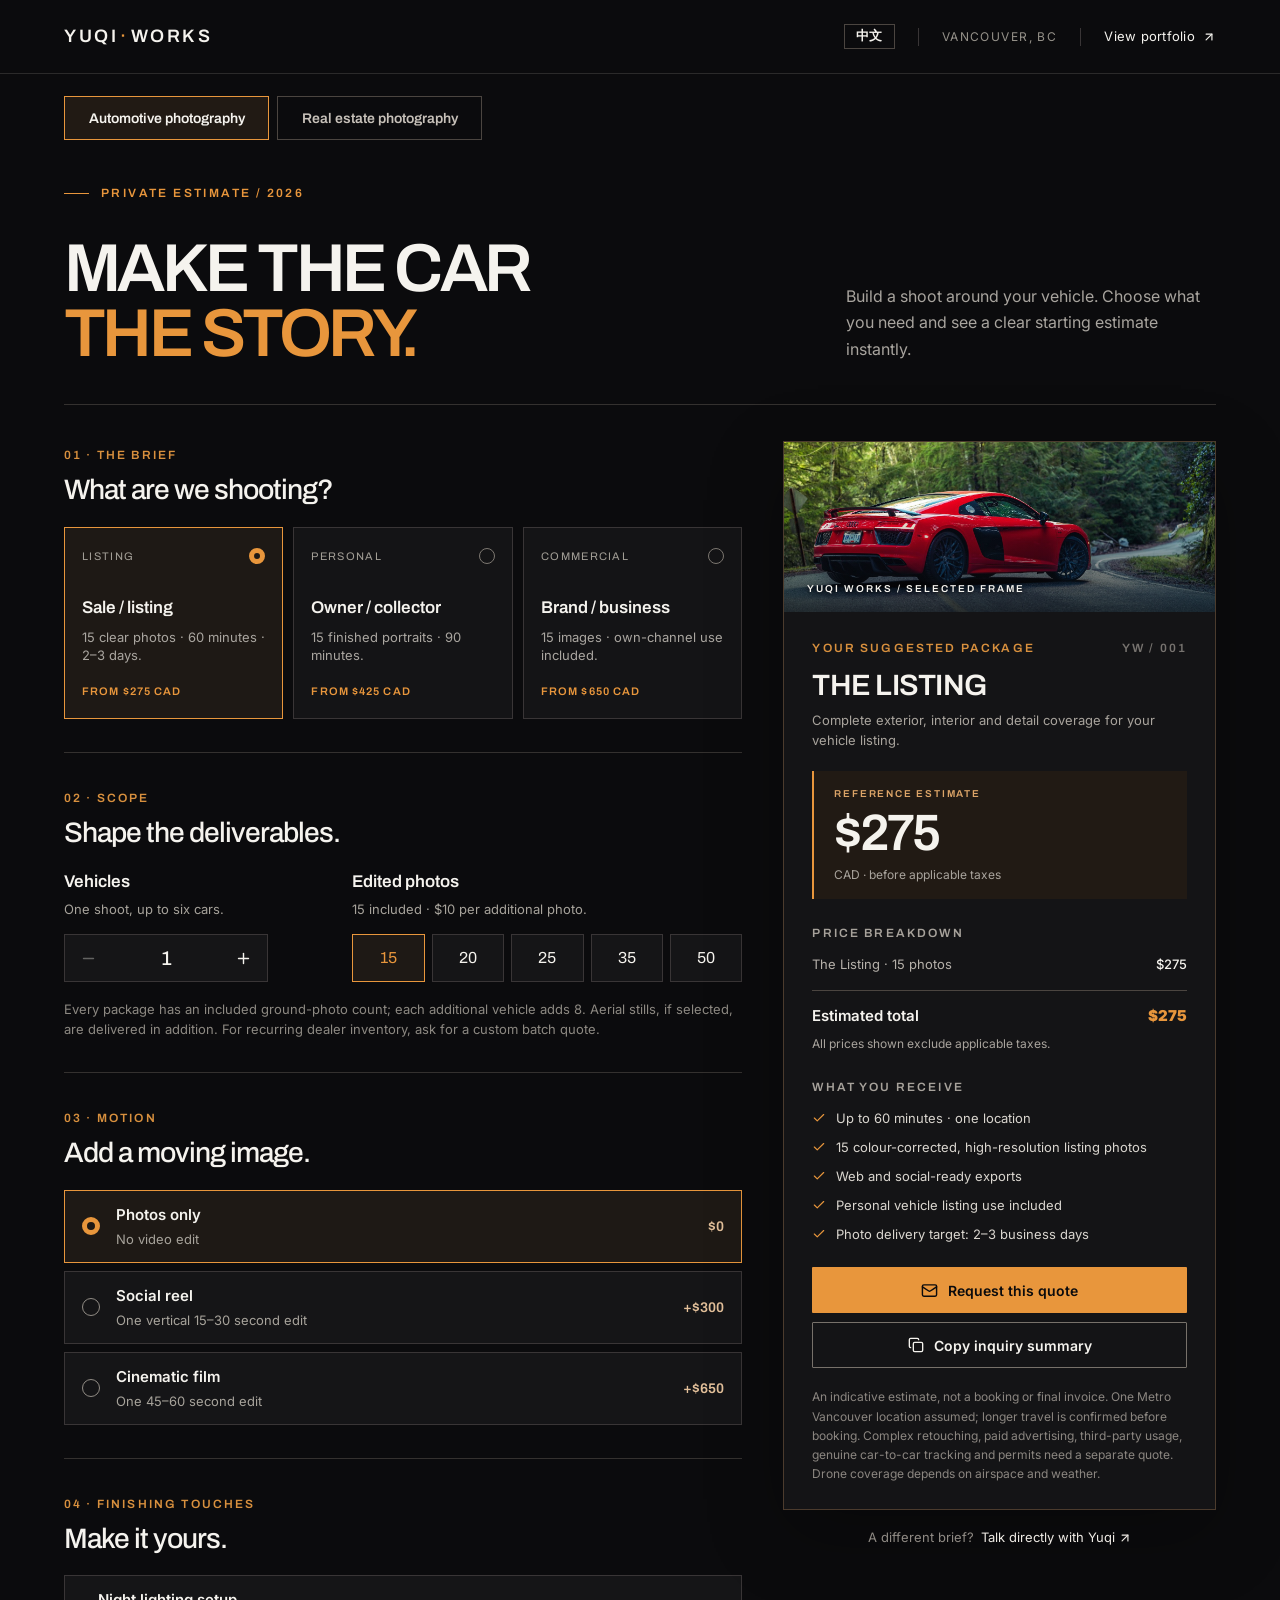
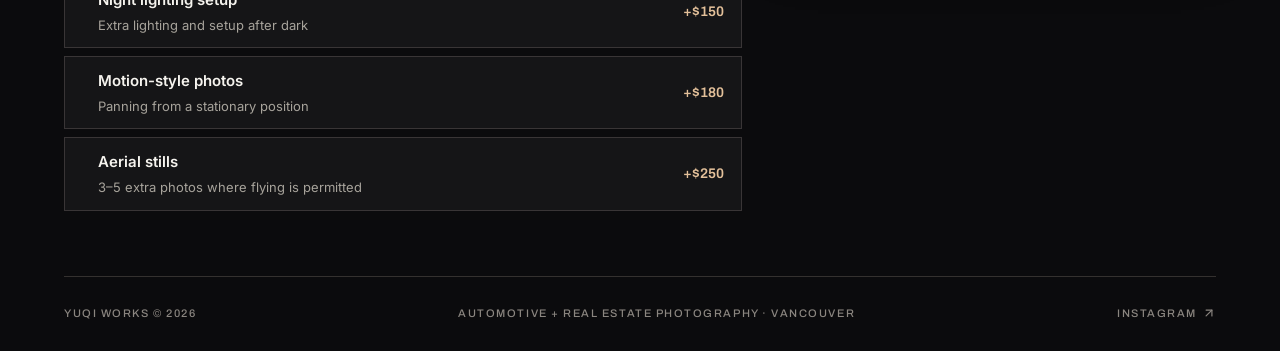
<file: quote/index.html>
<!doctype html>
<html lang="en">
<head>
<meta charset="utf-8">
<meta name="viewport" content="width=device-width, initial-scale=1">
<title>Get a Quote — Automotive Photography | YUQI WORKS</title>
<meta name="description" content="Build your own automotive photography quote: listing, owner and brand shoots in Vancouver BC. Live pricing, no sign-up.">
<link rel="canonical" href="https://yuqi.works/quote/">
<meta property="og:title" content="Get a Quote — Automotive Photography | YUQI WORKS">
<meta property="og:description" content="Build your own automotive photography quote: listing, owner and brand shoots in Vancouver BC. Live pricing, no sign-up.">
<meta property="og:type" content="website">
<meta property="og:url" content="https://yuqi.works/quote/">
<link rel="icon" href="/quote/favicon.svg">
<link rel="stylesheet" href="/quote/quote.css">
<link rel="stylesheet" href="/quote/quote-extra.css">
</head>
<body>
<div id="app"></div>
<script>window.QUOTE_PAGE = { category: "automotive", locale: "en" };</script>
<script src="/quote/quote-core.js"></script>
<script src="/quote/quote.js"></script>
</body>
</html>
</file>
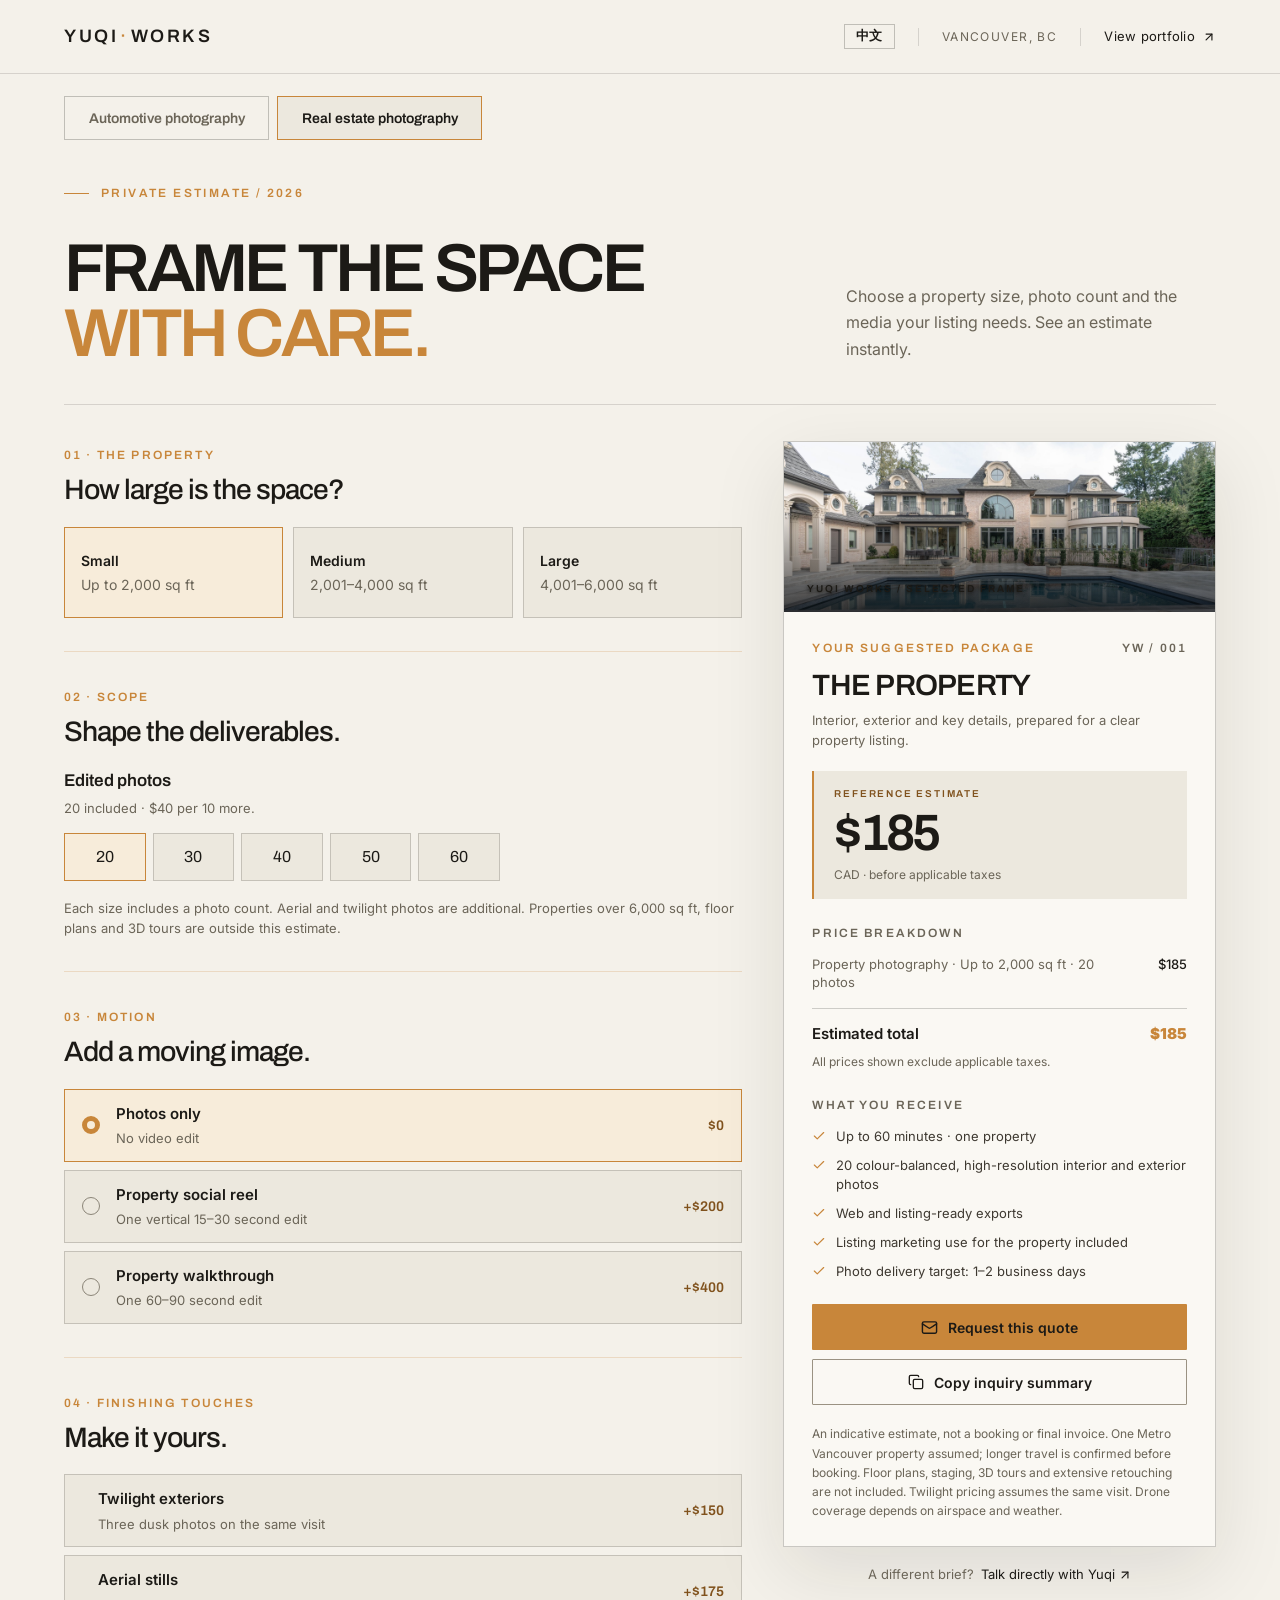
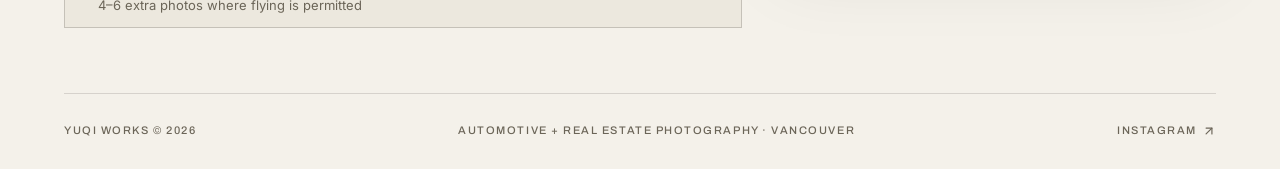
<file: quote/real-estate/index.html>
<!doctype html>
<html lang="en">
<head>
<meta charset="utf-8">
<meta name="viewport" content="width=device-width, initial-scale=1">
<title>Get a Quote — Real Estate Photography | YUQI WORKS</title>
<meta name="description" content="Build your own real estate photography quote by home size, photo count and video in Vancouver BC. Live pricing, no sign-up.">
<link rel="canonical" href="https://yuqi.works/quote/real-estate/">
<meta property="og:title" content="Get a Quote — Real Estate Photography | YUQI WORKS">
<meta property="og:description" content="Build your own real estate photography quote by home size, photo count and video in Vancouver BC. Live pricing, no sign-up.">
<meta property="og:type" content="website">
<meta property="og:url" content="https://yuqi.works/quote/real-estate/">
<link rel="icon" href="/quote/favicon.svg">
<link rel="stylesheet" href="/quote/quote.css">
<link rel="stylesheet" href="/quote/quote-extra.css">
</head>
<body>
<div id="app"></div>
<script>window.QUOTE_PAGE = { category: "property", locale: "en" };</script>
<script src="/quote/quote-core.js"></script>
<script src="/quote/quote.js"></script>
</body>
</html>
</file>
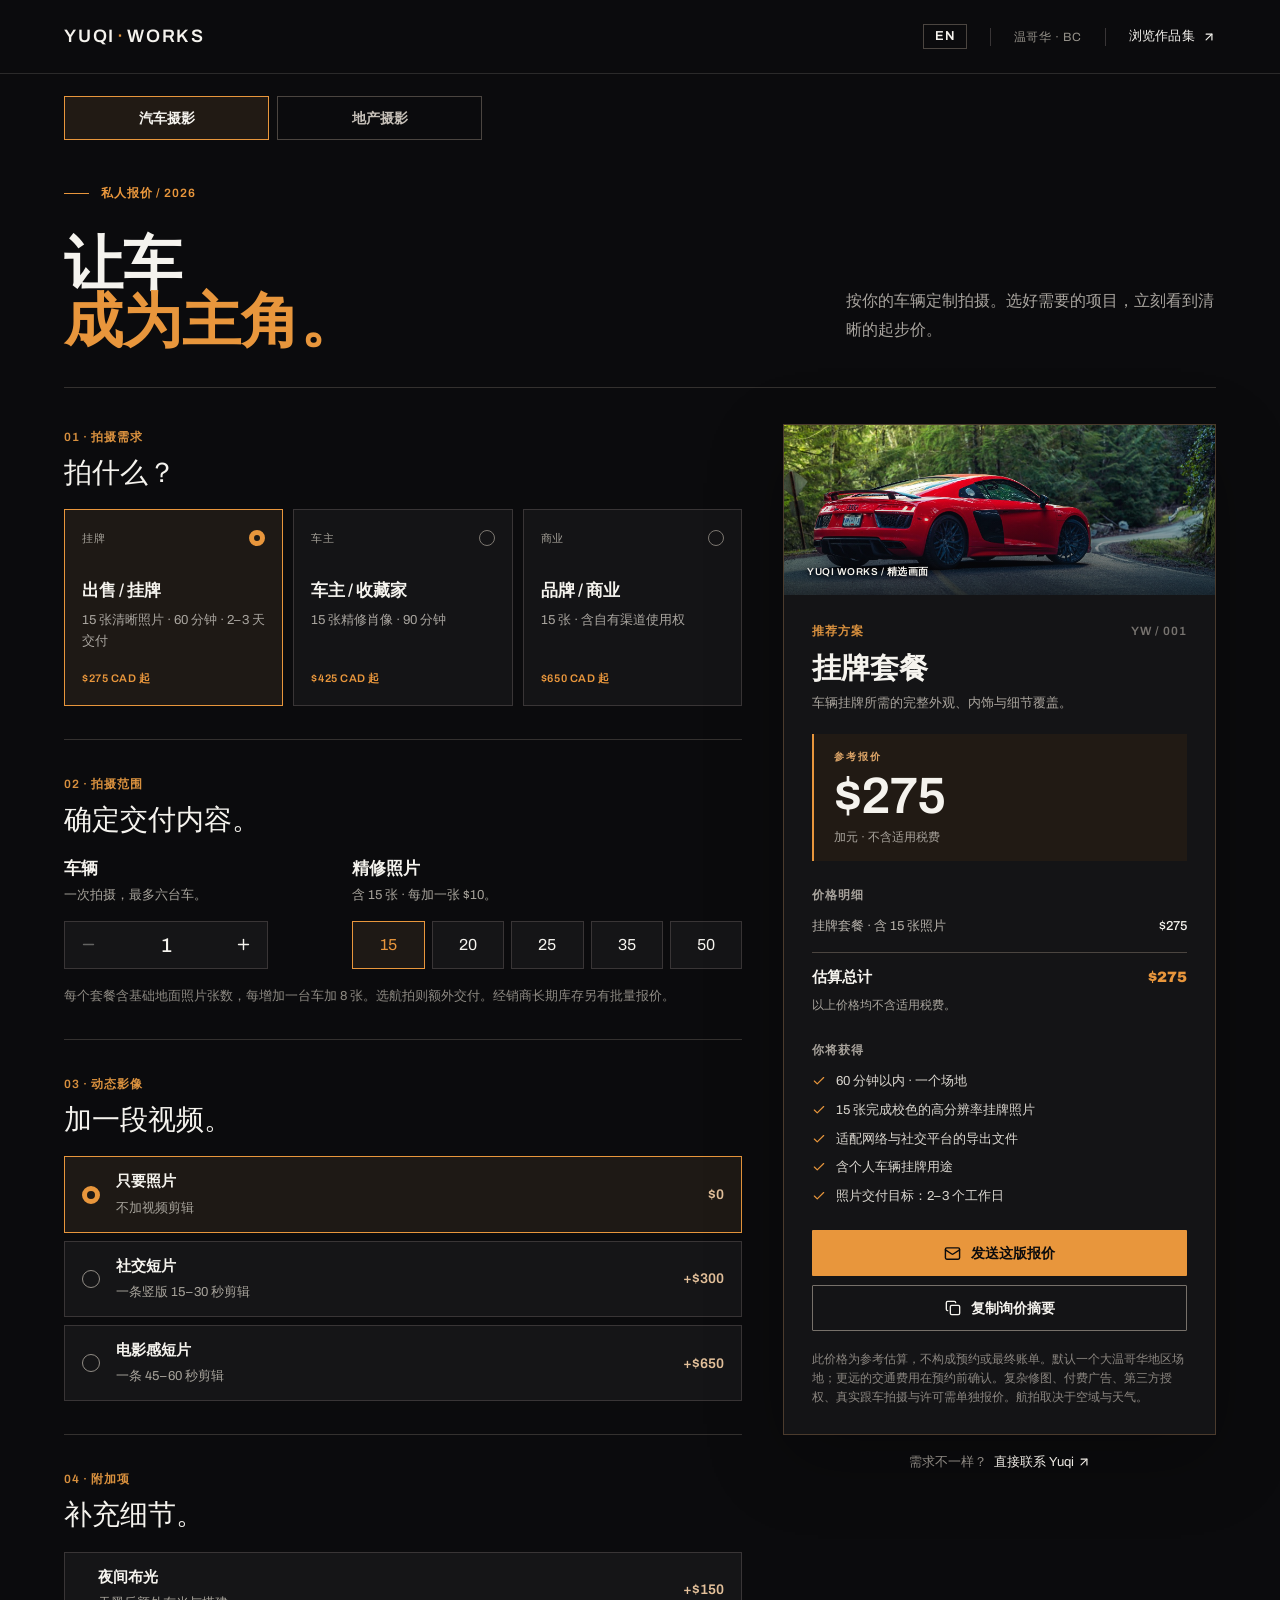
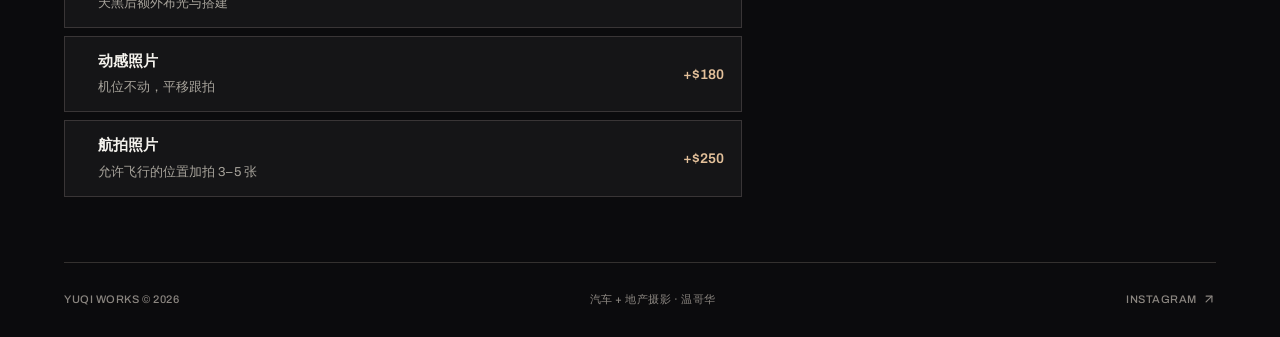
<file: quote/zh/index.html>
<!doctype html>
<html lang="zh-CN">
<head>
<meta charset="utf-8">
<meta name="viewport" content="width=device-width, initial-scale=1">
<title>汽车摄影报价 | YUQI WORKS</title>
<meta name="description" content="按车辆、照片数量与视频自己配置汽车摄影报价。温哥华 · 挂牌、车主与品牌拍摄。">
<link rel="canonical" href="https://yuqi.works/quote/zh/">
<meta property="og:title" content="汽车摄影报价 | YUQI WORKS">
<meta property="og:description" content="按车辆、照片数量与视频自己配置汽车摄影报价。温哥华 · 挂牌、车主与品牌拍摄。">
<meta property="og:type" content="website">
<meta property="og:url" content="https://yuqi.works/quote/zh/">
<link rel="icon" href="/quote/favicon.svg">
<link rel="stylesheet" href="/quote/quote.css">
<link rel="stylesheet" href="/quote/quote-extra.css">
</head>
<body>
<div id="app"></div>
<script>window.QUOTE_PAGE = { category: "automotive", locale: "zh" };</script>
<script src="/quote/quote-core.js"></script>
<script src="/quote/quote.js"></script>
</body>
</html>
</file>
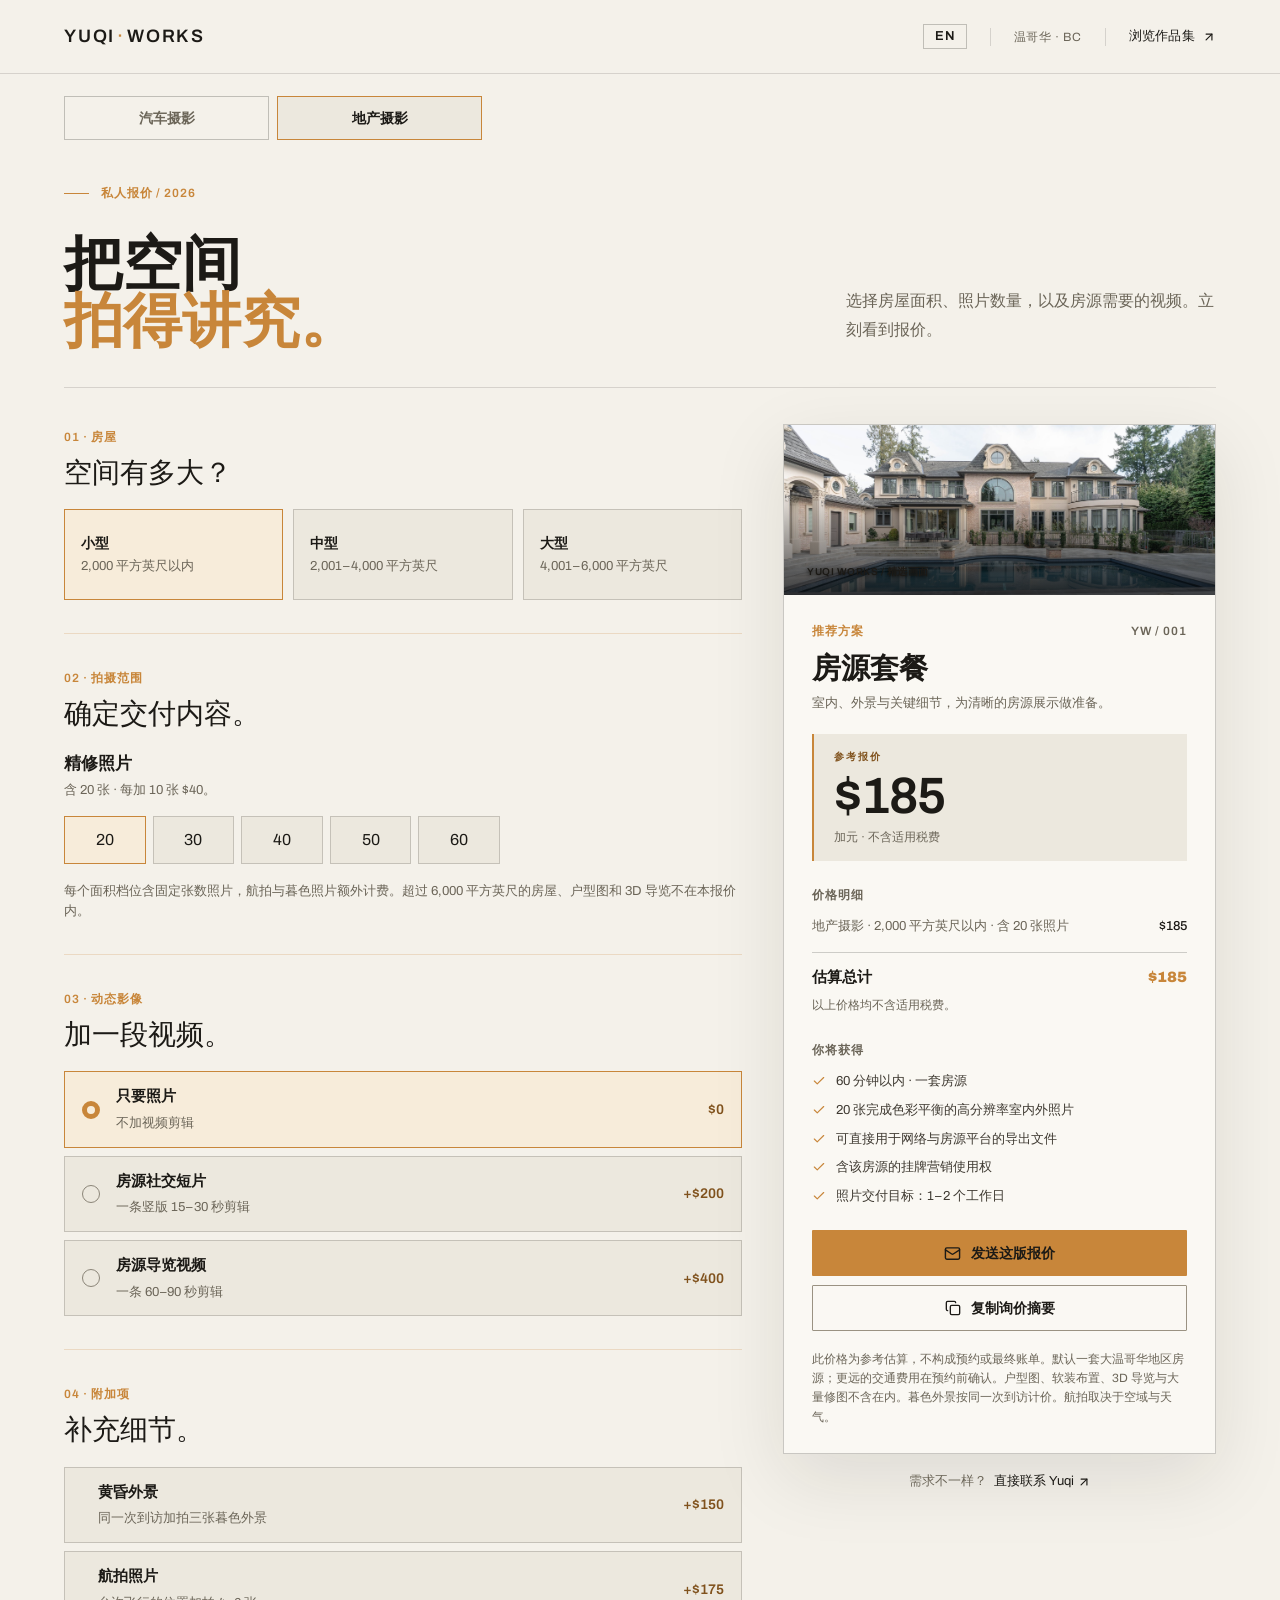
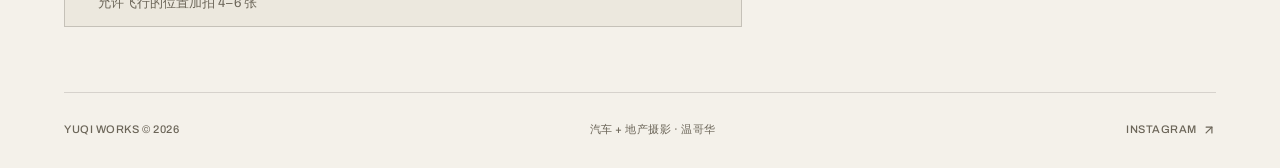
<file: quote/zh/real-estate/index.html>
<!doctype html>
<html lang="zh-CN">
<head>
<meta charset="utf-8">
<meta name="viewport" content="width=device-width, initial-scale=1">
<title>地产摄影报价 | YUQI WORKS</title>
<meta name="description" content="按房屋面积、照片数量与视频自己配置地产摄影报价。温哥华 · 房源拍摄。">
<link rel="canonical" href="https://yuqi.works/quote/zh/real-estate/">
<meta property="og:title" content="地产摄影报价 | YUQI WORKS">
<meta property="og:description" content="按房屋面积、照片数量与视频自己配置地产摄影报价。温哥华 · 房源拍摄。">
<meta property="og:type" content="website">
<meta property="og:url" content="https://yuqi.works/quote/zh/real-estate/">
<link rel="icon" href="/quote/favicon.svg">
<link rel="stylesheet" href="/quote/quote.css">
<link rel="stylesheet" href="/quote/quote-extra.css">
</head>
<body>
<div id="app"></div>
<script>window.QUOTE_PAGE = { category: "property", locale: "zh" };</script>
<script src="/quote/quote-core.js"></script>
<script src="/quote/quote.js"></script>
</body>
</html>
</file>
<file: quote/quote-embed.css>
/* Homepage embed for the quote calculator — scoped to .qw-embed, uses the main site's CSS variables
   (--bg/--ink/--accent/--line/--font-d...) so the calculator reads as part of the site, not a widget. */

/* one rate band per palette zone: automotive sits with the dark top half, real estate with the light bottom half.
   The band keeps the site's section width; the calculator is capped so it stays readable on ultrawide screens. */
.quote-sec .qw-embed { max-width: 1320px; }
.quote-form-wrap .qf-hint { font-size: 13px; line-height: 1.7; color: var(--ink-dim); margin: -6px 0 0; max-width: 64ch; }

.qw-embed .site-header,
.qw-embed .service-switch,
.qw-embed .intro,
.qw-embed > footer,
.qw-embed .mobile-summary { display: none; }

/* the site pads every <section> with clamp(90px,12vw,180px) — the embedded configurator must not inherit it */
.qw-embed section { padding: 0; }

.qw-embed,
.qw-embed .page-shell { padding: 0; margin: 0; max-width: none; background: none; }

.qw-embed .workspace {
  display: grid;
  grid-template-columns: minmax(0, 1.1fr) minmax(320px, .9fr);
  gap: clamp(26px, 3vw, 44px);
  align-items: start;
  margin-top: clamp(22px, 3vw, 34px);
}

/* headings inside the calculator must not inherit the section's display scale */
.qw-embed .section-heading { margin: 0 0 18px; }
.qw-embed .section-heading span {
  display: block; font-size: 10px; font-weight: 500; letter-spacing: .22em;
  text-transform: uppercase; color: var(--ink-faint); margin-bottom: 8px;
}
.qw-embed .section-heading h2,
.qw-embed .quote-content h2 {
  font-family: var(--font-d); font-weight: 500; text-transform: uppercase;
  letter-spacing: .06em; line-height: 1.15; color: var(--ink); max-width: none;
}
.qw-embed .section-heading h2 { font-size: clamp(19px, 2vw, 24px); margin: 0; }
.qw-embed .section-divider { height: 1px; background: var(--line); margin: clamp(24px, 3vw, 34px) 0; }

/* --- package cards --- */
.qw-embed .shoot-grid,
.qw-embed .size-choices { display: grid; grid-template-columns: repeat(auto-fit, minmax(190px, 1fr)); gap: 12px; }
.qw-embed .shoot-card,
.qw-embed .size-choice {
  display: block; border: 1px solid var(--line); border-radius: var(--radius);
  padding: 16px 16px 18px; cursor: pointer; background: transparent;
  transition: border-color .25s, background-color .25s;
}
.qw-embed .shoot-card { display: flex; flex-direction: column; min-height: 190px; padding: 20px 17px 18px; }
.qw-embed .size-choice { display: flex; flex-direction: column; justify-content: center; gap: 3px; min-height: 91px; padding: 16px; }
.qw-embed .shoot-card:hover,
.qw-embed .size-choice:hover { border-color: var(--ink-faint); }
.qw-embed .shoot-card.selected,
.qw-embed .size-choice.selected { border-color: var(--accent); background: color-mix(in srgb, var(--accent) 8%, transparent); }
.qw-embed .shoot-top { display: flex; justify-content: space-between; align-items: center; font-size: 10px; letter-spacing: .18em; text-transform: uppercase; color: var(--ink-faint); }
.qw-embed .radio-indicator { width: 14px; height: 14px; border: 1px solid var(--ink-dim); border-radius: 50%; flex: none; }
.qw-embed .shoot-card.selected .radio-indicator { border: 4px solid var(--accent); }
.qw-embed .shoot-card strong,
.qw-embed .size-choice strong { display: block; font-family: var(--font-d); font-size: 14px; font-weight: 500; letter-spacing: .04em; text-transform: uppercase; margin: 12px 0 7px; }
.qw-embed .shoot-desc,
.qw-embed .size-choice small { display: block; font-size: 12.5px; line-height: 1.6; color: var(--ink-dim); }
.qw-embed .starting { display: block; margin-top: 13px; font-size: 10px; letter-spacing: .16em; text-transform: uppercase; color: var(--accent); }

/* --- scope: vehicles + photos --- */
.qw-embed .scope-grid { display: grid; grid-template-columns: 1fr 1fr; gap: 22px; }
.qw-embed .scope-grid.property-scope { grid-template-columns: 1fr; }
.qw-embed .input-label { display: block; font-size: 11px; font-weight: 500; letter-spacing: .2em; text-transform: uppercase; color: var(--ink-dim); margin-bottom: 7px; }
.qw-embed .scope-block p { font-size: 12.5px; line-height: 1.6; color: var(--ink-faint); margin: 0 0 12px; }
.qw-embed .scope-note { font-size: 12px; line-height: 1.7; color: var(--ink-faint); margin: 16px 0 0; }
.qw-embed .stepper { display: inline-flex; align-items: center; justify-content: space-between; gap: 14px; border: 1px solid var(--line); border-radius: var(--radius); padding: 0 14px; height: 48px; min-width: 170px; max-width: 204px; background: color-mix(in srgb, var(--ink) 4%, transparent); }
.qw-embed .stepper output { font-family: var(--font-d); font-size: 17px; font-weight: 600; min-width: 1.1em; text-align: center; }
.qw-embed .stepper-btn { display: inline-flex; align-items: center; justify-content: center; background: transparent; border: 0; color: var(--ink); cursor: pointer; padding: 6px; font-size: 17px; line-height: 1; }
.qw-embed .stepper-btn:disabled { opacity: .3; cursor: not-allowed; }
.qw-embed .photo-choices { display: grid; grid-template-columns: repeat(5, minmax(0, 1fr)); gap: 7px; }
.qw-embed .photo-choice {
  display: flex; align-items: center; justify-content: center; height: 48px; background: transparent;
  border: 1px solid var(--line); border-radius: var(--radius); color: var(--ink-dim);
  font-family: var(--font-d); font-size: 16px; font-weight: 600; letter-spacing: 0; cursor: pointer;
  transition: border-color .2s, color .2s, background-color .2s;
}
.qw-embed .photo-choice:hover { border-color: var(--ink-faint); }
.qw-embed .photo-choice.selected { border-color: var(--accent); color: var(--accent); background: color-mix(in srgb, var(--accent) 8%, transparent); }

/* --- video + extras rows --- */
.qw-embed .video-list,
.qw-embed .extra-list { display: flex; flex-direction: column; gap: 10px; }
.qw-embed .video-option,
.qw-embed .extra-option {
  display: flex; align-items: center; gap: 16px; min-height: 69px; padding: 13px 17px;
  border: 1px solid var(--line); border-radius: var(--radius); cursor: pointer;
  transition: border-color .25s, background-color .25s;
}
.qw-embed .video-option:hover,
.qw-embed .extra-option:hover { border-color: var(--ink-faint); }
.qw-embed .video-option.selected,
.qw-embed .extra-option.selected { border-color: var(--accent); background: color-mix(in srgb, var(--accent) 8%, transparent); }
.qw-embed .video-radio { width: 16px; height: 16px; border: 1px solid var(--ink-dim); border-radius: 50%; flex: none; }
.qw-embed .video-option.selected .video-radio { border: 4px solid var(--accent); }
.qw-embed .extra-check { width: 16px; height: 16px; flex: none; display: inline-flex; align-items: center; justify-content: center; border: 1px solid var(--ink-dim); color: #0b0b0d; }
.qw-embed .extra-option.selected .extra-check { background: var(--accent); border-color: var(--accent); }
.qw-embed .video-copy { display: flex; flex-direction: column; flex: 1; gap: 3px; }
.qw-embed .video-copy strong { font-family: var(--font-b); font-size: 13.5px; font-weight: 400; letter-spacing: 0; text-transform: none; color: var(--ink); }
.qw-embed .video-copy small { font-size: 12px; line-height: 1.55; color: var(--ink-faint); }
.qw-embed .option-price { font-family: var(--font-d); font-size: 13px; letter-spacing: .06em; color: var(--ink-dim); white-space: nowrap; }

/* --- quote panel --- */
.qw-embed .quote-column { position: sticky; top: 96px; }
/* the band itself sits on --bg-2, so the panel takes --bg to read as a card in either palette */
.qw-embed .quote-panel { border: 1px solid var(--line); border-radius: var(--radius); background: var(--bg); overflow: hidden; }
.qw-embed .image-panel { position: relative; }
.qw-embed .image-panel img { display: block; width: 100%; height: 200px; object-fit: cover; }
.qw-embed .image-panel span {
  position: absolute; left: 14px; bottom: 12px; font-size: 10px; letter-spacing: .18em;
  text-transform: uppercase; color: #f5f3ee; text-shadow: 0 1px 6px rgba(0, 0, 0, .6);
}
.qw-embed .quote-content { padding: 26px 28px 24px; }
.qw-embed .quote-eyebrow { display: flex; justify-content: space-between; gap: 10px; font-size: 10px; letter-spacing: .2em; text-transform: uppercase; color: var(--ink-faint); }
.qw-embed .quote-content h2 { font-size: 21px; margin: 11px 0 9px; }
.qw-embed .quote-description { font-size: 12.5px; line-height: 1.65; color: var(--ink-dim); margin: 0; }
.qw-embed .price-box { display: flex; flex-direction: column; gap: 3px; background: color-mix(in srgb, var(--accent) 7%, transparent); border-left: 2px solid var(--accent); padding: 15px 18px; margin: 18px 0; }
.qw-embed .price-box span { font-size: 10px; letter-spacing: .2em; text-transform: uppercase; color: var(--ink-faint); }
.qw-embed .price-box strong { font-family: var(--font-d); font-size: clamp(32px, 4vw, 40px); font-weight: 500; letter-spacing: .01em; color: var(--ink); line-height: 1.1; }
.qw-embed .price-box small { font-size: 11px; color: var(--ink-faint); }
.qw-embed .quote-subhead { font-size: 10px; letter-spacing: .22em; text-transform: uppercase; color: var(--ink-faint); margin: 18px 0 10px; }
.qw-embed .line-item,
.qw-embed .total-row { display: flex; justify-content: space-between; gap: 12px; font-size: 12.5px; padding: 5px 0; color: var(--ink-dim); }
.qw-embed .total-row { border-top: 1px solid var(--line); margin-top: 8px; padding-top: 12px; color: var(--ink); font-family: var(--font-d); font-size: 14px; letter-spacing: .04em; }
.qw-embed .tax-note { font-size: 11px; color: var(--ink-faint); margin: 8px 0 0; }
.qw-embed .deliverables { list-style: none; margin: 0; padding: 0; display: flex; flex-direction: column; gap: 8px; }
.qw-embed .deliverables li { display: flex; align-items: flex-start; gap: 10px; font-size: 12.5px; line-height: 1.55; color: var(--ink-dim); }
.qw-embed .deliverables svg { color: var(--accent); flex: none; margin-top: 3px; }
.qw-embed .quote-actions { display: flex; flex-direction: column; gap: 10px; margin-top: 20px; }
.qw-embed .email-button {
  display: inline-flex; align-items: center; justify-content: center; gap: 10px;
  padding: 15px 22px; border: 0; border-radius: var(--radius); background: var(--accent);
  color: #0b0b0d; font-family: var(--font-d); font-size: 12px; font-weight: 500;
  letter-spacing: .2em; text-transform: uppercase; text-decoration: none; cursor: pointer;
}
.qw-embed .email-button:hover { filter: brightness(1.07); }
.qw-embed .copy-button {
  display: inline-flex; align-items: center; justify-content: center; gap: 9px;
  padding: 13px 20px; border: 1px solid var(--line); border-radius: var(--radius);
  background: transparent; color: var(--ink); font-family: var(--font-d); font-size: 11px;
  letter-spacing: .18em; text-transform: uppercase; cursor: pointer;
}
.qw-embed .copy-button:hover { border-color: var(--ink-faint); }
.qw-embed .fine-print { font-size: 11px; line-height: 1.65; color: var(--ink-faint); margin: 14px 0 0; }
.qw-embed .contact-line { display: flex; flex-wrap: wrap; gap: 7px; align-items: center; font-size: 12px; color: var(--ink-faint); margin-top: 14px; }
.qw-embed .contact-line a { color: var(--accent); display: inline-flex; align-items: center; gap: 4px; text-decoration: none; }

/* CJK line-height */
.qw-embed.locale-zh .shoot-desc,
.qw-embed.locale-zh .size-choice small,
.qw-embed.locale-zh .quote-description,
.qw-embed.locale-zh .video-copy small,
.qw-embed.locale-zh .deliverables li,
.qw-embed.locale-zh .scope-block p { line-height: 1.85; }

@media (max-width: 1000px) {
  .qw-embed .workspace { grid-template-columns: 1fr; }
  .qw-embed .quote-column { position: static; top: auto; }
  .qw-embed .scope-grid { grid-template-columns: 1fr; }
}
@media (max-width: 560px) {
  .qw-embed .image-panel img { height: 160px; }
  .qw-embed .quote-content { padding: 20px; }
  .qw-embed .photo-choices { max-width: 340px; }
  .qw-embed .photo-choice { height: 44px; font-size: 15px; }
}
</file>
<file: quote/quote.css>
@import "https://fonts.googleapis.com/css2?family=Archivo:wght@300;400;500;600;700&family=Inter:wght@300;400;500;600&display=swap";@layer properties{@supports (((-webkit-hyphens:none)) and (not (margin-trim:inline))) or ((-moz-orient:inline) and (not (color:rgb(from red r g b)))){:root,:host{--shimmer-angle:20deg}*,:before,:after{--tw-translate-x:0;--tw-translate-y:0;--tw-translate-z:0;--tw-rotate-x:initial;--tw-rotate-y:initial;--tw-rotate-z:initial;--tw-skew-x:initial;--tw-skew-y:initial;--tw-scroll-snap-strictness:proximity;--tw-space-x-reverse:0;--tw-border-style:solid;--tw-leading:initial;--tw-font-weight:initial;--tw-tracking:initial;--tw-ordinal:initial;--tw-slashed-zero:initial;--tw-numeric-figure:initial;--tw-numeric-spacing:initial;--tw-numeric-fraction:initial;--tw-shadow:0 0 #0000;--tw-shadow-color:initial;--tw-shadow-alpha:100%;--tw-inset-shadow:0 0 #0000;--tw-inset-shadow-color:initial;--tw-inset-shadow-alpha:100%;--tw-ring-color:initial;--tw-ring-shadow:0 0 #0000;--tw-inset-ring-color:initial;--tw-inset-ring-shadow:0 0 #0000;--tw-ring-inset:initial;--tw-ring-offset-width:0px;--tw-ring-offset-color:#fff;--tw-ring-offset-shadow:0 0 #0000;--tw-outline-style:solid;--tw-duration:initial;--tw-ease:initial;--tw-content:"";--tw-scale-x:1;--tw-scale-y:1;--tw-scale-z:1;--tw-animation-delay:0s;--tw-animation-direction:normal;--tw-animation-duration:initial;--tw-animation-fill-mode:none;--tw-animation-iteration-count:1;--tw-enter-blur:0;--tw-enter-opacity:1;--tw-enter-rotate:0;--tw-enter-scale:1;--tw-enter-translate-x:0;--tw-enter-translate-y:0;--tw-exit-blur:0;--tw-exit-opacity:1;--tw-exit-rotate:0;--tw-exit-scale:1;--tw-exit-translate-x:0;--tw-exit-translate-y:0;--scroll-fade-t:0px;--scroll-fade-b:0px;--scroll-fade-s:0px;--scroll-fade-e:0px;--scroll-fade-mask:initial;--shimmer-image:initial;--shimmer-text-fill:initial}::backdrop{--tw-translate-x:0;--tw-translate-y:0;--tw-translate-z:0;--tw-rotate-x:initial;--tw-rotate-y:initial;--tw-rotate-z:initial;--tw-skew-x:initial;--tw-skew-y:initial;--tw-scroll-snap-strictness:proximity;--tw-space-x-reverse:0;--tw-border-style:solid;--tw-leading:initial;--tw-font-weight:initial;--tw-tracking:initial;--tw-ordinal:initial;--tw-slashed-zero:initial;--tw-numeric-figure:initial;--tw-numeric-spacing:initial;--tw-numeric-fraction:initial;--tw-shadow:0 0 #0000;--tw-shadow-color:initial;--tw-shadow-alpha:100%;--tw-inset-shadow:0 0 #0000;--tw-inset-shadow-color:initial;--tw-inset-shadow-alpha:100%;--tw-ring-color:initial;--tw-ring-shadow:0 0 #0000;--tw-inset-ring-color:initial;--tw-inset-ring-shadow:0 0 #0000;--tw-ring-inset:initial;--tw-ring-offset-width:0px;--tw-ring-offset-color:#fff;--tw-ring-offset-shadow:0 0 #0000;--tw-outline-style:solid;--tw-duration:initial;--tw-ease:initial;--tw-content:"";--tw-scale-x:1;--tw-scale-y:1;--tw-scale-z:1;--tw-animation-delay:0s;--tw-animation-direction:normal;--tw-animation-duration:initial;--tw-animation-fill-mode:none;--tw-animation-iteration-count:1;--tw-enter-blur:0;--tw-enter-opacity:1;--tw-enter-rotate:0;--tw-enter-scale:1;--tw-enter-translate-x:0;--tw-enter-translate-y:0;--tw-exit-blur:0;--tw-exit-opacity:1;--tw-exit-rotate:0;--tw-exit-scale:1;--tw-exit-translate-x:0;--tw-exit-translate-y:0;--scroll-fade-t:0px;--scroll-fade-b:0px;--scroll-fade-s:0px;--scroll-fade-e:0px;--scroll-fade-mask:initial;--shimmer-image:initial;--shimmer-text-fill:initial}}}@layer theme{:root,:host{--font-mono:ui-monospace, SFMono-Regular, Menlo, Monaco, Consolas, "Liberation Mono", "Courier New", monospace;--color-black:#000;--color-white:#fff;--spacing:.25rem;--container-xs:20rem;--container-sm:24rem;--container-lg:32rem;--text-xs:.75rem;--text-xs--line-height:calc(1 / .75);--text-sm:.875rem;--text-sm--line-height:calc(1.25 / .875);--text-base:1rem;--text-base--line-height:calc(1.5 / 1);--text-lg:1.125rem;--text-lg--line-height:calc(1.75 / 1.125);--font-weight-normal:400;--font-weight-medium:500;--font-weight-semibold:600;--tracking-tight:-.025em;--tracking-widest:.1em;--leading-tight:1.25;--leading-snug:1.375;--leading-normal:1.5;--leading-relaxed:1.625;--radius-xs:.125rem;--radius-sm:.25rem;--radius-md:.375rem;--radius-lg:.5rem;--radius-xl:.75rem;--ease-in-out:cubic-bezier(.4, 0, .2, 1);--animate-spin:spin 1s linear infinite;--animate-pulse:pulse 2s cubic-bezier(.4, 0, .6, 1) infinite;--aspect-video:16 / 9;--default-transition-duration:.15s;--default-transition-timing-function:cubic-bezier(.4, 0, .2, 1);--default-font-family:Inter,Arial,sans-serif;--default-mono-font-family:var(--font-mono);--color-border:var(--border)}}@layer base{*,:after,:before{box-sizing:border-box;border:0 solid;margin:0;padding:0}::backdrop{box-sizing:border-box;border:0 solid;margin:0;padding:0}::file-selector-button{box-sizing:border-box;border:0 solid;margin:0;padding:0}html,:host{-webkit-text-size-adjust:100%;tab-size:4;line-height:1.5;font-family:var(--default-font-family,ui-sans-serif, system-ui, sans-serif, "Apple Color Emoji", "Segoe UI Emoji", "Segoe UI Symbol", "Noto Color Emoji");font-feature-settings:var(--default-font-feature-settings,normal);font-variation-settings:var(--default-font-variation-settings,normal);-webkit-tap-highlight-color:transparent}hr{height:0;color:inherit;border-top-width:1px}abbr:where([title]){-webkit-text-decoration:underline dotted;text-decoration:underline dotted}h1,h2,h3,h4,h5,h6{font-size:inherit;font-weight:inherit}a{color:inherit;-webkit-text-decoration:inherit;-webkit-text-decoration:inherit;-webkit-text-decoration:inherit;-webkit-text-decoration:inherit;text-decoration:inherit}b,strong{font-weight:bolder}code,kbd,samp,pre{font-family:var(--default-mono-font-family,ui-monospace, SFMono-Regular, Menlo, Monaco, Consolas, "Liberation Mono", "Courier New", monospace);font-feature-settings:var(--default-mono-font-feature-settings,normal);font-variation-settings:var(--default-mono-font-variation-settings,normal);font-size:1em}small{font-size:80%}sub,sup{vertical-align:baseline;font-size:75%;line-height:0;position:relative}sub{bottom:-.25em}sup{top:-.5em}table{text-indent:0;border-color:inherit;border-collapse:collapse}:-moz-focusring{outline:auto}progress{vertical-align:baseline}summary{display:list-item}ol,ul,menu{list-style:none}img,svg,video,canvas,audio,iframe,embed,object{vertical-align:middle;display:block}img,video{max-width:100%;height:auto}button,input,select,optgroup,textarea{font:inherit;font-feature-settings:inherit;font-variation-settings:inherit;letter-spacing:inherit;color:inherit;opacity:1;background-color:#0000;border-radius:0}::file-selector-button{font:inherit;font-feature-settings:inherit;font-variation-settings:inherit;letter-spacing:inherit;color:inherit;opacity:1;background-color:#0000;border-radius:0}:where(select:is([multiple],[size])) optgroup{font-weight:bolder}:where(select:is([multiple],[size])) optgroup option{padding-inline-start:20px}::file-selector-button{margin-inline-end:4px}::placeholder{opacity:1}@supports (not ((-webkit-appearance:-apple-pay-button))) or (contain-intrinsic-size:1px){::placeholder{color:currentColor}@supports (color:color-mix(in lab, red, red)){::placeholder{color:color-mix(in oklab, currentcolor 50%, transparent)}}}textarea{resize:vertical}::-webkit-search-decoration{-webkit-appearance:none}::-webkit-date-and-time-value{min-height:1lh;text-align:inherit}::-webkit-datetime-edit{display:inline-flex}::-webkit-datetime-edit-fields-wrapper{padding:0}::-webkit-datetime-edit{padding-block:0}::-webkit-datetime-edit-year-field{padding-block:0}::-webkit-datetime-edit-month-field{padding-block:0}::-webkit-datetime-edit-day-field{padding-block:0}::-webkit-datetime-edit-hour-field{padding-block:0}::-webkit-datetime-edit-minute-field{padding-block:0}::-webkit-datetime-edit-second-field{padding-block:0}::-webkit-datetime-edit-millisecond-field{padding-block:0}::-webkit-datetime-edit-meridiem-field{padding-block:0}::-webkit-calendar-picker-indicator{line-height:1}:-moz-ui-invalid{box-shadow:none}button,input:where([type=button],[type=reset],[type=submit]){-webkit-appearance:button;appearance:button}::file-selector-button{-webkit-appearance:button;appearance:button}::-webkit-inner-spin-button{height:auto}::-webkit-outer-spin-button{height:auto}[hidden]:where(:not([hidden=until-found])){display:none!important}}@layer components;@layer utilities{.\@container\/card-header{container:card-header/inline-size}.\@container\/field-group{container:field-group/inline-size}.pointer-events-none{pointer-events:none}.invisible{visibility:hidden}.visible{visibility:visible}.sr-only{clip-path:inset(50%);white-space:nowrap;border-width:0;width:1px;height:1px;margin:-1px;padding:0;position:absolute;overflow:hidden}.absolute{position:absolute}.fixed{position:fixed}.relative{position:relative}.static{position:static}.inset-0{inset:calc(var(--spacing) * 0)}.inset-x-0{inset-inline:calc(var(--spacing) * 0)}.inset-y-0{inset-block:calc(var(--spacing) * 0)}.inset-s-1\/2{inset-inline-start:50%}.start{inset-inline-start:var(--spacing)}.end{inset-inline-end:var(--spacing)}.-top-12{top:calc(var(--spacing) * -12)}.top-0{top:calc(var(--spacing) * 0)}.top-1\.5{top:calc(var(--spacing) * 1.5)}.top-1\/2{top:50%}.top-3\.5{top:calc(var(--spacing) * 3.5)}.top-4{top:calc(var(--spacing) * 4)}.top-\[1px\]{top:1px}.top-\[50\%\]{top:50%}.top-\[60\%\]{top:60%}.top-full{top:100%}.-right-12{right:calc(var(--spacing) * -12)}.right-0{right:calc(var(--spacing) * 0)}.right-1{right:calc(var(--spacing) * 1)}.right-2{right:calc(var(--spacing) * 2)}.right-3{right:calc(var(--spacing) * 3)}.right-3\.5{right:calc(var(--spacing) * 3.5)}.right-4{right:calc(var(--spacing) * 4)}.-bottom-12{bottom:calc(var(--spacing) * -12)}.bottom-0{bottom:calc(var(--spacing) * 0)}.-left-12{left:calc(var(--spacing) * -12)}.left-0{left:calc(var(--spacing) * 0)}.left-1\/2{left:50%}.left-2{left:calc(var(--spacing) * 2)}.left-3{left:calc(var(--spacing) * 3)}.left-\[50\%\]{left:50%}.isolate{isolation:isolate}.z-10{z-index:10}.z-20{z-index:20}.z-50{z-index:50}.z-\[1\]{z-index:1}.order-first{order:-9999}.order-last{order:9999}.col-start-2{grid-column-start:2}.row-span-2{grid-row:span 2/span 2}.row-start-1{grid-row-start:1}.m-0\!{margin:calc(var(--spacing) * 0)!important}.-mx-1{margin-inline:calc(var(--spacing) * -1)}.mx-2{margin-inline:calc(var(--spacing) * 2)}.mx-3\.5{margin-inline:calc(var(--spacing) * 3.5)}.mx-auto{margin-inline:auto}.-my-2{margin-block:calc(var(--spacing) * -2)}.my-0{margin-block:calc(var(--spacing) * 0)}.my-0\.5{margin-block:calc(var(--spacing) * .5)}.my-1{margin-block:calc(var(--spacing) * 1)}.-mt-4{margin-top:calc(var(--spacing) * -4)}.mt-0\.5{margin-top:calc(var(--spacing) * .5)}.mt-1\.5{margin-top:calc(var(--spacing) * 1.5)}.mt-2{margin-top:calc(var(--spacing) * 2)}.mt-4{margin-top:calc(var(--spacing) * 4)}.mt-auto{margin-top:auto}.mb-2{margin-bottom:calc(var(--spacing) * 2)}.mb-3{margin-bottom:calc(var(--spacing) * 3)}.-ml-1{margin-left:calc(var(--spacing) * -1)}.-ml-4{margin-left:calc(var(--spacing) * -4)}.ml-1{margin-left:calc(var(--spacing) * 1)}.ml-4{margin-left:calc(var(--spacing) * 4)}.ml-auto{margin-left:auto}.line-clamp-1{-webkit-line-clamp:1;-webkit-box-orient:vertical;display:-webkit-box;overflow:hidden}.line-clamp-2{-webkit-line-clamp:2;-webkit-box-orient:vertical;display:-webkit-box;overflow:hidden}.block{display:block}.flex{display:flex}.grid{display:grid}.hidden{display:none}.inline-flex{display:inline-flex}.table{display:table}.table-caption{display:table-caption}.table-cell{display:table-cell}.table-row{display:table-row}.field-sizing-content{field-sizing:content}.aspect-square{aspect-ratio:1}.aspect-video{aspect-ratio:var(--aspect-video)}.size-\(--cell-size\){width:var(--cell-size);height:var(--cell-size)}.size-2{width:calc(var(--spacing) * 2);height:calc(var(--spacing) * 2)}.size-2\.5{width:calc(var(--spacing) * 2.5);height:calc(var(--spacing) * 2.5)}.size-3{width:calc(var(--spacing) * 3);height:calc(var(--spacing) * 3)}.size-3\.5{width:calc(var(--spacing) * 3.5);height:calc(var(--spacing) * 3.5)}.size-4{width:calc(var(--spacing) * 4);height:calc(var(--spacing) * 4)}.size-6{width:calc(var(--spacing) * 6);height:calc(var(--spacing) * 6)}.size-7{width:calc(var(--spacing) * 7);height:calc(var(--spacing) * 7)}.size-8{width:calc(var(--spacing) * 8);height:calc(var(--spacing) * 8)}.size-9{width:calc(var(--spacing) * 9);height:calc(var(--spacing) * 9)}.size-10{width:calc(var(--spacing) * 10);height:calc(var(--spacing) * 10)}.size-16{width:calc(var(--spacing) * 16);height:calc(var(--spacing) * 16)}.size-auto{width:auto;height:auto}.size-full{width:100%;height:100%}.h-\(--cell-size\){height:var(--cell-size)}.h-1\.5{height:calc(var(--spacing) * 1.5)}.h-2{height:calc(var(--spacing) * 2)}.h-2\.5{height:calc(var(--spacing) * 2.5)}.h-4{height:calc(var(--spacing) * 4)}.h-5{height:calc(var(--spacing) * 5)}.h-6{height:calc(var(--spacing) * 6)}.h-7{height:calc(var(--spacing) * 7)}.h-8{height:calc(var(--spacing) * 8)}.h-9{height:calc(var(--spacing) * 9)}.h-10{height:calc(var(--spacing) * 10)}.h-12{height:calc(var(--spacing) * 12)}.h-\[calc\(--spacing\(5\.5\)\)\]{height:calc(calc(var(--spacing) * 5.5))}.h-\[calc\(100\%-1px\)\]{height:calc(100% - 1px)}.h-\[var\(--radix-navigation-menu-viewport-height\)\]{height:var(--radix-navigation-menu-viewport-height)}.h-\[var\(--radix-select-trigger-height\)\]{height:var(--radix-select-trigger-height)}.h-auto{height:auto}.h-full{height:100%}.h-max{height:max-content}.h-px{height:1px}.h-svh{height:100svh}.max-h-\(--radix-context-menu-content-available-height\){max-height:var(--radix-context-menu-content-available-height)}.max-h-\(--radix-dropdown-menu-content-available-height\){max-height:var(--radix-dropdown-menu-content-available-height)}.max-h-\(--radix-select-content-available-height\){max-height:var(--radix-select-content-available-height)}.max-h-96{max-height:calc(var(--spacing) * 96)}.max-h-\[300px\]{max-height:300px}.max-h-\[min\(calc\(--spacing\(96\)---spacing\(9\)\)\,calc\(var\(--available-height\)---spacing\(9\)\)\)\]{max-height:min(calc(calc(var(--spacing) * 96) - calc(var(--spacing) * 9)), calc(var(--available-height) - calc(var(--spacing) * 9)))}.min-h-0{min-height:calc(var(--spacing) * 0)}.min-h-4{min-height:calc(var(--spacing) * 4)}.min-h-9{min-height:calc(var(--spacing) * 9)}.min-h-16{min-height:calc(var(--spacing) * 16)}.min-h-full{min-height:100%}.min-h-svh{min-height:100svh}.w-\(--anchor-width\){width:var(--anchor-width)}.w-\(--cell-size\){width:var(--cell-size)}.w-\(--sidebar-width\){width:var(--sidebar-width)}.w-0{width:calc(var(--spacing) * 0)}.w-1{width:calc(var(--spacing) * 1)}.w-2{width:calc(var(--spacing) * 2)}.w-2\.5{width:calc(var(--spacing) * 2.5)}.w-3{width:calc(var(--spacing) * 3)}.w-3\/4{width:75%}.w-4{width:calc(var(--spacing) * 4)}.w-5{width:calc(var(--spacing) * 5)}.w-9{width:calc(var(--spacing) * 9)}.w-10{width:calc(var(--spacing) * 10)}.w-24{width:calc(var(--spacing) * 24)}.w-64{width:calc(var(--spacing) * 64)}.w-72{width:calc(var(--spacing) * 72)}.w-\[100px\]{width:100px}.w-auto{width:auto}.w-fit{width:fit-content}.w-full{width:100%}.w-max{width:max-content}.w-px{width:1px}.max-w-\(--available-width\){max-width:var(--available-width)}.max-w-\(--skeleton-width\){max-width:var(--skeleton-width)}.max-w-\[80\%\]{max-width:80%}.max-w-\[calc\(100\%-2rem\)\]{max-width:calc(100% - 2rem)}.max-w-full{max-width:100%}.max-w-max{max-width:max-content}.max-w-sm{max-width:var(--container-sm)}.min-w-\(--cell-size\){min-width:var(--cell-size)}.min-w-0{min-width:calc(var(--spacing) * 0)}.min-w-5{min-width:calc(var(--spacing) * 5)}.min-w-8{min-width:calc(var(--spacing) * 8)}.min-w-9{min-width:calc(var(--spacing) * 9)}.min-w-10{min-width:calc(var(--spacing) * 10)}.min-w-16{min-width:calc(var(--spacing) * 16)}.min-w-40{min-width:calc(var(--spacing) * 40)}.min-w-\[8rem\]{min-width:8rem}.min-w-\[12rem\]{min-width:12rem}.min-w-\[calc\(var\(--anchor-width\)\+--spacing\(7\)\)\]{min-width:calc(var(--anchor-width) + calc(var(--spacing) * 7))}.min-w-\[var\(--radix-select-trigger-width\)\]{min-width:var(--radix-select-trigger-width)}.flex-1{flex:1}.shrink-0{flex-shrink:0}.grow{flex-grow:1}.grow-0{flex-grow:0}.basis-full{flex-basis:100%}.caption-bottom{caption-side:bottom}.border-collapse{border-collapse:collapse}.origin-\(--radix-context-menu-content-transform-origin\){transform-origin:var(--radix-context-menu-content-transform-origin)}.origin-\(--radix-dropdown-menu-content-transform-origin\){transform-origin:var(--radix-dropdown-menu-content-transform-origin)}.origin-\(--radix-hover-card-content-transform-origin\){transform-origin:var(--radix-hover-card-content-transform-origin)}.origin-\(--radix-menubar-content-transform-origin\){transform-origin:var(--radix-menubar-content-transform-origin)}.origin-\(--radix-popover-content-transform-origin\){transform-origin:var(--radix-popover-content-transform-origin)}.origin-\(--radix-select-content-transform-origin\){transform-origin:var(--radix-select-content-transform-origin)}.origin-\(--radix-tooltip-content-transform-origin\){transform-origin:var(--radix-tooltip-content-transform-origin)}.origin-\(--transform-origin\){transform-origin:var(--transform-origin)}.-translate-x-1\/2{--tw-translate-x:calc(calc(1 / 2 * 100%) * -1);translate:var(--tw-translate-x) var(--tw-translate-y)}.-translate-x-px{--tw-translate-x:-1px;translate:var(--tw-translate-x) var(--tw-translate-y)}.translate-x-\[-50\%\]{--tw-translate-x:-50%;translate:var(--tw-translate-x) var(--tw-translate-y)}.translate-x-px{--tw-translate-x:1px;translate:var(--tw-translate-x) var(--tw-translate-y)}.-translate-y-1\/2{--tw-translate-y:calc(calc(1 / 2 * 100%) * -1);translate:var(--tw-translate-x) var(--tw-translate-y)}.-translate-y-3\/4{--tw-translate-y:calc(calc(3 / 4 * 100%) * -1);translate:var(--tw-translate-x) var(--tw-translate-y)}.translate-y-0\.5{--tw-translate-y:calc(var(--spacing) * .5);translate:var(--tw-translate-x) var(--tw-translate-y)}.translate-y-3\/4{--tw-translate-y:calc(3 / 4 * 100%);translate:var(--tw-translate-x) var(--tw-translate-y)}.translate-y-\[-50\%\]{--tw-translate-y:-50%;translate:var(--tw-translate-x) var(--tw-translate-y)}.translate-y-\[calc\(-50\%_-_2px\)\]{--tw-translate-y:calc(-50% - 2px);translate:var(--tw-translate-x) var(--tw-translate-y)}.rotate-45{rotate:45deg}.rotate-90{rotate:90deg}.transform{transform:var(--tw-rotate-x,) var(--tw-rotate-y,) var(--tw-rotate-z,) var(--tw-skew-x,) var(--tw-skew-y,)}.scroll-fade-x{--_scroll-fade-size-s:var(--scroll-fade-s-size,var(--scroll-fade-size,min(12%, calc(var(--spacing) * 10))));--_scroll-fade-size-e:var(--scroll-fade-e-size,var(--scroll-fade-size,min(12%, calc(var(--spacing) * 10))));--scroll-fade-inline:linear-gradient(to right, transparent 0, #000 var(--scroll-fade-s,0px), #000 calc(100% - var(--scroll-fade-e,0px)), transparent 100%)}.scroll-fade-x:where([dir=rtl],[dir=rtl] *){--scroll-fade-inline:linear-gradient(to left, transparent 0, #000 var(--scroll-fade-s,0px), #000 calc(100% - var(--scroll-fade-e,0px)), transparent 100%)}.scroll-fade-x{-webkit-mask-image:var(--scroll-fade-mask,var(--scroll-fade-inline));-webkit-mask-image:var(--scroll-fade-mask,var(--scroll-fade-inline));-webkit-mask-image:var(--scroll-fade-mask,var(--scroll-fade-inline));-webkit-mask-image:var(--scroll-fade-mask,var(--scroll-fade-inline));mask-image:var(--scroll-fade-mask,var(--scroll-fade-inline));-webkit-mask-composite:source-in;-webkit-mask-composite:source-in;-webkit-mask-composite:source-in;-webkit-mask-repeat:no-repeat;mask-repeat:no-repeat;-webkit-mask-composite:source-in;mask-composite:intersect}@supports (animation-timeline:scroll()){.scroll-fade-x{animation:1ms ease-in-out scroll-fade-reveal-s,1ms ease-in-out scroll-fade-reveal-e;animation-timeline:scroll(self inline),scroll(self inline);animation-range:0 var(--scroll-fade-reveal,calc(var(--spacing) * 24)), calc(100% - var(--scroll-fade-reveal,calc(var(--spacing) * 24))) 100%;animation-fill-mode:both}}@supports not (animation-timeline:scroll()){.scroll-fade-x{--scroll-fade-s:var(--_scroll-fade-size-s);--scroll-fade-e:var(--_scroll-fade-size-e)}}.scroll-fade-b{--_scroll-fade-size-b:var(--scroll-fade-b-size,var(--scroll-fade-size,min(12%, calc(var(--spacing) * 10))));--scroll-fade-mask:linear-gradient(to bottom, #000 0, #000 calc(100% - var(--scroll-fade-b,0px)), transparent 100%);-webkit-mask-image:var(--scroll-fade-mask);-webkit-mask-image:var(--scroll-fade-mask);-webkit-mask-image:var(--scroll-fade-mask);-webkit-mask-image:var(--scroll-fade-mask);mask-image:var(--scroll-fade-mask);-webkit-mask-composite:source-in;-webkit-mask-composite:source-in;-webkit-mask-composite:source-in;-webkit-mask-repeat:no-repeat;mask-repeat:no-repeat;-webkit-mask-composite:source-in;mask-composite:intersect}@supports (animation-timeline:scroll()){.scroll-fade-b{animation:1ms ease-in-out scroll-fade-reveal-b;animation-timeline:scroll(self y);animation-range:calc(100% - var(--scroll-fade-reveal,calc(var(--spacing) * 24))) 100%;animation-fill-mode:both}}@supports not (animation-timeline:scroll()){.scroll-fade-b{--scroll-fade-b:var(--_scroll-fade-size-b)}}.animate-caret-blink{animation:1.25s ease-out infinite caret-blink}.animate-in{animation:enter var(--tw-animation-duration,var(--tw-duration,.15s))var(--tw-ease,ease)var(--tw-animation-delay,0s)var(--tw-animation-iteration-count,1)var(--tw-animation-direction,normal)var(--tw-animation-fill-mode,none)}.animate-pulse{animation:var(--animate-pulse)}.animate-spin{animation:var(--animate-spin)}.cursor-default{cursor:default}.cursor-text{cursor:text}.touch-none{touch-action:none}.resize-none{resize:none}.snap-x{scroll-snap-type:x var(--tw-scroll-snap-strictness)}.snap-mandatory{--tw-scroll-snap-strictness:mandatory}.scroll-my-1{scroll-margin-block:calc(var(--spacing) * 1)}.scroll-px-1{scroll-padding-inline:calc(var(--spacing) * 1)}.scroll-py-1{scroll-padding-block:calc(var(--spacing) * 1)}.list-disc{list-style-type:disc}.list-none{list-style-type:none}.appearance-none{-webkit-appearance:none;appearance:none}.auto-rows-min{grid-auto-rows:min-content}.grid-cols-\[0_1fr\]{grid-template-columns:0 1fr}.grid-rows-\[auto_1fr\]{grid-template-rows:auto 1fr}.grid-rows-\[auto_auto\]{grid-template-rows:auto auto}.flex-col{flex-direction:column}.flex-col-reverse{flex-direction:column-reverse}.flex-row{flex-direction:row}.flex-wrap{flex-wrap:wrap}.place-content-center{place-content:center}.place-items-center{place-items:center}.items-center{align-items:center}.items-end{align-items:flex-end}.items-start{align-items:flex-start}.items-stretch{align-items:stretch}.justify-between{justify-content:space-between}.justify-center{justify-content:center}.justify-start{justify-content:flex-start}.justify-items-start{justify-items:start}.gap-0\.5{gap:calc(var(--spacing) * .5)}.gap-1{gap:calc(var(--spacing) * 1)}.gap-1\.5{gap:calc(var(--spacing) * 1.5)}.gap-2{gap:calc(var(--spacing) * 2)}.gap-2\.5{gap:calc(var(--spacing) * 2.5)}.gap-3{gap:calc(var(--spacing) * 3)}.gap-4{gap:calc(var(--spacing) * 4)}.gap-6{gap:calc(var(--spacing) * 6)}.gap-7{gap:calc(var(--spacing) * 7)}.gap-8{gap:calc(var(--spacing) * 8)}.gap-\[--spacing\(var\(--gap\)\)\]{gap:calc(var(--spacing) * var(--gap))}:where(.-space-x-2>:not(:last-child)){--tw-space-x-reverse:0;margin-inline-start:calc(calc(var(--spacing) * -2) * var(--tw-space-x-reverse));margin-inline-end:calc(calc(var(--spacing) * -2) * calc(1 - var(--tw-space-x-reverse)))}.gap-y-0\.5{row-gap:calc(var(--spacing) * .5)}.self-end{align-self:flex-end}.self-start{align-self:flex-start}.self-stretch{align-self:stretch}.justify-self-end{justify-self:flex-end}.truncate{text-overflow:ellipsis;white-space:nowrap;overflow:hidden}.overflow-auto{overflow:auto}.overflow-hidden{overflow:hidden}.overflow-x-auto{overflow-x:auto}.overflow-x-hidden{overflow-x:hidden}.overflow-y-auto{overflow-y:auto}.overscroll-contain{overscroll-behavior:contain}.overscroll-x-contain{overscroll-behavior-x:contain}.rounded-\[2px\]{border-radius:2px}.rounded-\[4px\]{border-radius:4px}.rounded-\[calc\(var\(--radius\)-5px\)\]{border-radius:calc(var(--radius) - 5px)}.rounded-\[inherit\]{border-radius:inherit}.rounded-full{border-radius:3.40282e38px}.rounded-lg{border-radius:var(--radius-lg)}.rounded-md{border-radius:var(--radius-md)}.rounded-none{border-radius:0}.rounded-sm{border-radius:var(--radius-sm)}.rounded-xl{border-radius:var(--radius-xl)}.rounded-xs{border-radius:var(--radius-xs)}.rounded-l-md{border-top-left-radius:var(--radius-md);border-bottom-left-radius:var(--radius-md)}.rounded-tl-sm{border-top-left-radius:var(--radius-sm)}.rounded-r-md{border-top-right-radius:var(--radius-md);border-bottom-right-radius:var(--radius-md)}.border{border-style:var(--tw-border-style);border-width:1px}.border-0{border-style:var(--tw-border-style);border-width:0}.border-\[1\.5px\]{border-style:var(--tw-border-style);border-width:1.5px}.border-y{border-block-style:var(--tw-border-style);border-block-width:1px}.border-t{border-top-style:var(--tw-border-style);border-top-width:1px}.border-r{border-right-style:var(--tw-border-style);border-right-width:1px}.border-b{border-bottom-style:var(--tw-border-style);border-bottom-width:1px}.border-l{border-left-style:var(--tw-border-style);border-left-width:1px}.border-dashed{--tw-border-style:dashed;border-style:dashed}.border-none{--tw-border-style:none;border-style:none}.border-\(--color-border\){border-color:var(--color-border)}.border-border,.border-border\/50{border-color:var(--border)}@supports (color:color-mix(in lab, red, red)){.border-border\/50{border-color:color-mix(in oklab, var(--border) 50%, transparent)}}.border-input{border-color:var(--input)}.border-primary{border-color:var(--primary)}.border-transparent{border-color:#0000}.border-t-transparent{border-top-color:#0000}.border-l-transparent{border-left-color:#0000}.bg-\(--color-bg\){background-color:var(--color-bg)}.bg-\[Canvas\]{background-color:canvas}.bg-accent{background-color:var(--accent)}.bg-background{background-color:var(--background)}.bg-black\/50{background-color:#00000080}@supports (color:color-mix(in lab, red, red)){.bg-black\/50{background-color:color-mix(in oklab, var(--color-black) 50%, transparent)}}.bg-border{background-color:var(--border)}.bg-card{background-color:var(--card)}.bg-destructive{background-color:var(--destructive)}.bg-foreground{background-color:var(--foreground)}.bg-input{background-color:var(--input)}.bg-muted,.bg-muted\/50{background-color:var(--muted)}@supports (color:color-mix(in lab, red, red)){.bg-muted\/50{background-color:color-mix(in oklab, var(--muted) 50%, transparent)}}.bg-popover{background-color:var(--popover)}.bg-primary,.bg-primary\/20{background-color:var(--primary)}@supports (color:color-mix(in lab, red, red)){.bg-primary\/20{background-color:color-mix(in oklab, var(--primary) 20%, transparent)}}.bg-secondary{background-color:var(--secondary)}.bg-transparent{background-color:#0000}.bg-white{background-color:var(--color-white)}.bg-clip-padding{background-clip:padding-box}.fill-current{fill:currentColor}.fill-foreground{fill:var(--foreground)}.fill-primary{fill:var(--primary)}.p-0{padding:calc(var(--spacing) * 0)}.p-1{padding:calc(var(--spacing) * 1)}.p-2{padding:calc(var(--spacing) * 2)}.p-3{padding:calc(var(--spacing) * 3)}.p-4{padding:calc(var(--spacing) * 4)}.p-6{padding:calc(var(--spacing) * 6)}.p-\[3px\]{padding:3px}.p-px{padding:1px}.px-\(--cell-size\){padding-inline:var(--cell-size)}.px-1{padding-inline:calc(var(--spacing) * 1)}.px-1\.5{padding-inline:calc(var(--spacing) * 1.5)}.px-2{padding-inline:calc(var(--spacing) * 2)}.px-2\.5{padding-inline:calc(var(--spacing) * 2.5)}.px-3{padding-inline:calc(var(--spacing) * 3)}.px-4{padding-inline:calc(var(--spacing) * 4)}.px-6{padding-inline:calc(var(--spacing) * 6)}.py-0\.5{padding-block:calc(var(--spacing) * .5)}.py-1{padding-block:calc(var(--spacing) * 1)}.py-1\.5{padding-block:calc(var(--spacing) * 1.5)}.py-2{padding-block:calc(var(--spacing) * 2)}.py-3{padding-block:calc(var(--spacing) * 3)}.py-4{padding-block:calc(var(--spacing) * 4)}.py-6{padding-block:calc(var(--spacing) * 6)}.pt-0{padding-top:calc(var(--spacing) * 0)}.pt-3{padding-top:calc(var(--spacing) * 3)}.pt-4{padding-top:calc(var(--spacing) * 4)}.pr-1{padding-right:calc(var(--spacing) * 1)}.pr-2{padding-right:calc(var(--spacing) * 2)}.pr-2\.5{padding-right:calc(var(--spacing) * 2.5)}.pr-3{padding-right:calc(var(--spacing) * 3)}.pr-8{padding-right:calc(var(--spacing) * 8)}.pr-9{padding-right:calc(var(--spacing) * 9)}.pb-2{padding-bottom:calc(var(--spacing) * 2)}.pb-3{padding-bottom:calc(var(--spacing) * 3)}.pb-4{padding-bottom:calc(var(--spacing) * 4)}.pl-2{padding-left:calc(var(--spacing) * 2)}.pl-3{padding-left:calc(var(--spacing) * 3)}.pl-4{padding-left:calc(var(--spacing) * 4)}.pl-8{padding-left:calc(var(--spacing) * 8)}.text-center{text-align:center}.text-left{text-align:left}.align-middle{vertical-align:middle}.font-mono{font-family:var(--font-mono)}.font-sans{font-family:Inter,Arial,sans-serif}.text-base{font-size:var(--text-base);line-height:var(--tw-leading,var(--text-base--line-height))}.text-lg{font-size:var(--text-lg);line-height:var(--tw-leading,var(--text-lg--line-height))}.text-sm{font-size:var(--text-sm);line-height:var(--tw-leading,var(--text-sm--line-height))}.text-sm\/relaxed{font-size:var(--text-sm);line-height:var(--leading-relaxed)}.text-xs{font-size:var(--text-xs);line-height:var(--tw-leading,var(--text-xs--line-height))}.text-\[0\.8rem\]{font-size:.8rem}.leading-none{--tw-leading:1;line-height:1}.leading-normal{--tw-leading:var(--leading-normal);line-height:var(--leading-normal)}.leading-relaxed{--tw-leading:var(--leading-relaxed);line-height:var(--leading-relaxed)}.leading-snug{--tw-leading:var(--leading-snug);line-height:var(--leading-snug)}.leading-tight{--tw-leading:var(--leading-tight);line-height:var(--leading-tight)}.font-medium{--tw-font-weight:var(--font-weight-medium);font-weight:var(--font-weight-medium)}.font-normal{--tw-font-weight:var(--font-weight-normal);font-weight:var(--font-weight-normal)}.font-semibold{--tw-font-weight:var(--font-weight-semibold);font-weight:var(--font-weight-semibold)}.tracking-tight{--tw-tracking:var(--tracking-tight);letter-spacing:var(--tracking-tight)}.tracking-widest{--tw-tracking:var(--tracking-widest);letter-spacing:var(--tracking-widest)}.text-balance{text-wrap:balance}.break-words,.wrap-break-word{overflow-wrap:break-word}.whitespace-normal{white-space:normal}.whitespace-nowrap{white-space:nowrap}.text-\[CanvasText\]{color:canvastext}.text-accent-foreground{color:var(--accent-foreground)}.text-background{color:var(--background)}.text-card-foreground{color:var(--card-foreground)}.text-current{color:currentColor}.text-destructive{color:var(--destructive)}.text-foreground,.text-foreground\/60{color:var(--foreground)}@supports (color:color-mix(in lab, red, red)){.text-foreground\/60{color:color-mix(in oklab, var(--foreground) 60%, transparent)}}.text-muted-foreground{color:var(--muted-foreground)}.text-popover-foreground{color:var(--popover-foreground)}.text-primary{color:var(--primary)}.text-primary-foreground{color:var(--primary-foreground)}.text-secondary-foreground{color:var(--secondary-foreground)}.text-white{color:var(--color-white)}.tabular-nums{--tw-numeric-spacing:tabular-nums;font-variant-numeric:var(--tw-ordinal,) var(--tw-slashed-zero,) var(--tw-numeric-figure,) var(--tw-numeric-spacing,) var(--tw-numeric-fraction,)}.underline-offset-4{text-underline-offset:4px}.opacity-0{opacity:0}.opacity-50{opacity:.5}.opacity-60{opacity:.6}.opacity-70{opacity:.7}.shadow{--tw-shadow:0 1px 3px 0 var(--tw-shadow-color,#0000001a), 0 1px 2px -1px var(--tw-shadow-color,#0000001a);box-shadow:var(--tw-inset-shadow), var(--tw-inset-ring-shadow), var(--tw-ring-offset-shadow), var(--tw-ring-shadow), var(--tw-shadow)}.shadow-\[0_0_0_1px_var\(--sidebar-border\)\]{--tw-shadow:0 0 0 1px var(--tw-shadow-color,var(--sidebar-border));box-shadow:var(--tw-inset-shadow), var(--tw-inset-ring-shadow), var(--tw-ring-offset-shadow), var(--tw-ring-shadow), var(--tw-shadow)}.shadow-lg{--tw-shadow:0 10px 15px -3px var(--tw-shadow-color,#0000001a), 0 4px 6px -4px var(--tw-shadow-color,#0000001a);box-shadow:var(--tw-inset-shadow), var(--tw-inset-ring-shadow), var(--tw-ring-offset-shadow), var(--tw-ring-shadow), var(--tw-shadow)}.shadow-md{--tw-shadow:0 4px 6px -1px var(--tw-shadow-color,#0000001a), 0 2px 4px -2px var(--tw-shadow-color,#0000001a);box-shadow:var(--tw-inset-shadow), var(--tw-inset-ring-shadow), var(--tw-ring-offset-shadow), var(--tw-ring-shadow), var(--tw-shadow)}.shadow-none{--tw-shadow:0 0 #0000;box-shadow:var(--tw-inset-shadow), var(--tw-inset-ring-shadow), var(--tw-ring-offset-shadow), var(--tw-ring-shadow), var(--tw-shadow)}.shadow-sm{--tw-shadow:0 1px 3px 0 var(--tw-shadow-color,#0000001a), 0 1px 2px -1px var(--tw-shadow-color,#0000001a);box-shadow:var(--tw-inset-shadow), var(--tw-inset-ring-shadow), var(--tw-ring-offset-shadow), var(--tw-ring-shadow), var(--tw-shadow)}.shadow-xl{--tw-shadow:0 20px 25px -5px var(--tw-shadow-color,#0000001a), 0 8px 10px -6px var(--tw-shadow-color,#0000001a);box-shadow:var(--tw-inset-shadow), var(--tw-inset-ring-shadow), var(--tw-ring-offset-shadow), var(--tw-ring-shadow), var(--tw-shadow)}.shadow-xs{--tw-shadow:0 1px 2px 0 var(--tw-shadow-color,#0000000d);box-shadow:var(--tw-inset-shadow), var(--tw-inset-ring-shadow), var(--tw-ring-offset-shadow), var(--tw-ring-shadow), var(--tw-shadow)}.ring-0{--tw-ring-shadow:var(--tw-ring-inset,) 0 0 0 calc(0px + var(--tw-ring-offset-width)) var(--tw-ring-color,currentcolor);box-shadow:var(--tw-inset-shadow), var(--tw-inset-ring-shadow), var(--tw-ring-offset-shadow), var(--tw-ring-shadow), var(--tw-shadow)}.ring-1{--tw-ring-shadow:var(--tw-ring-inset,) 0 0 0 calc(1px + var(--tw-ring-offset-width)) var(--tw-ring-color,currentcolor);box-shadow:var(--tw-inset-shadow), var(--tw-inset-ring-shadow), var(--tw-ring-offset-shadow), var(--tw-ring-shadow), var(--tw-shadow)}.ring-2{--tw-ring-shadow:var(--tw-ring-inset,) 0 0 0 calc(2px + var(--tw-ring-offset-width)) var(--tw-ring-color,currentcolor);box-shadow:var(--tw-inset-shadow), var(--tw-inset-ring-shadow), var(--tw-ring-offset-shadow), var(--tw-ring-shadow), var(--tw-shadow)}.ring-3{--tw-ring-shadow:var(--tw-ring-inset,) 0 0 0 calc(3px + var(--tw-ring-offset-width)) var(--tw-ring-color,currentcolor);box-shadow:var(--tw-inset-shadow), var(--tw-inset-ring-shadow), var(--tw-ring-offset-shadow), var(--tw-ring-shadow), var(--tw-shadow)}.ring-background{--tw-ring-color:var(--background)}.ring-card{--tw-ring-color:var(--card)}.ring-foreground\/10{--tw-ring-color:var(--foreground)}@supports (color:color-mix(in lab, red, red)){.ring-foreground\/10{--tw-ring-color:color-mix(in oklab, var(--foreground) 10%, transparent)}}.ring-ring\/50{--tw-ring-color:var(--ring)}@supports (color:color-mix(in lab, red, red)){.ring-ring\/50{--tw-ring-color:color-mix(in oklab, var(--ring) 50%, transparent)}}.ring-offset-background{--tw-ring-offset-color:var(--background)}.outline-hidden{--tw-outline-style:none;outline-style:none}@media (forced-colors:active){.outline-hidden{outline-offset:2px;outline:2px solid #0000}}.outline{outline-style:var(--tw-outline-style);outline-width:1px}.transition{transition-property:color,background-color,border-color,outline-color,text-decoration-color,fill,stroke,--tw-gradient-from,--tw-gradient-via,--tw-gradient-to,opacity,box-shadow,transform,translate,scale,rotate,filter,-webkit-backdrop-filter,backdrop-filter,display,content-visibility,overlay,pointer-events;transition-timing-function:var(--tw-ease,var(--default-transition-timing-function));transition-duration:var(--tw-duration,var(--default-transition-duration))}.transition-\[color\,box-shadow\]{transition-property:color,box-shadow;transition-timing-function:var(--tw-ease,var(--default-transition-timing-function));transition-duration:var(--tw-duration,var(--default-transition-duration))}.transition-\[left\,right\,width\]{transition-property:left,right,width;transition-timing-function:var(--tw-ease,var(--default-transition-timing-function));transition-duration:var(--tw-duration,var(--default-transition-duration))}.transition-\[margin\,opacity\]{transition-property:margin,opacity;transition-timing-function:var(--tw-ease,var(--default-transition-timing-function));transition-duration:var(--tw-duration,var(--default-transition-duration))}.transition-\[translate\,scale\,opacity\]{transition-property:translate,scale,opacity;transition-timing-function:var(--tw-ease,var(--default-transition-timing-function));transition-duration:var(--tw-duration,var(--default-transition-duration))}.transition-\[width\,height\,padding\]{transition-property:width,height,padding;transition-timing-function:var(--tw-ease,var(--default-transition-timing-function));transition-duration:var(--tw-duration,var(--default-transition-duration))}.transition-\[width\]{transition-property:width;transition-timing-function:var(--tw-ease,var(--default-transition-timing-function));transition-duration:var(--tw-duration,var(--default-transition-duration))}.transition-all{transition-property:all;transition-timing-function:var(--tw-ease,var(--default-transition-timing-function));transition-duration:var(--tw-duration,var(--default-transition-duration))}.transition-colors{transition-property:color,background-color,border-color,outline-color,text-decoration-color,fill,stroke,--tw-gradient-from,--tw-gradient-via,--tw-gradient-to;transition-timing-function:var(--tw-ease,var(--default-transition-timing-function));transition-duration:var(--tw-duration,var(--default-transition-duration))}.transition-opacity{transition-property:opacity;transition-timing-function:var(--tw-ease,var(--default-transition-timing-function));transition-duration:var(--tw-duration,var(--default-transition-duration))}.transition-shadow{transition-property:box-shadow;transition-timing-function:var(--tw-ease,var(--default-transition-timing-function));transition-duration:var(--tw-duration,var(--default-transition-duration))}.transition-transform{transition-property:transform,translate,scale,rotate;transition-timing-function:var(--tw-ease,var(--default-transition-timing-function));transition-duration:var(--tw-duration,var(--default-transition-duration))}.transition-none{transition-property:none}.duration-100{--tw-duration:.1s;transition-duration:.1s}.duration-200{--tw-duration:.2s;transition-duration:.2s}.duration-300{--tw-duration:.3s;transition-duration:.3s}.duration-1000{--tw-duration:1s;transition-duration:1s}.ease-in-out{--tw-ease:var(--ease-in-out);transition-timing-function:var(--ease-in-out)}.ease-linear{--tw-ease:linear;transition-timing-function:linear}.contain-content{contain:content}.fade-in-0{--tw-enter-opacity:0}.outline-none{--tw-outline-style:none;outline-style:none}.select-none{-webkit-user-select:none;user-select:none}.zoom-in-95{--tw-enter-scale:.95}.\[--cell-size\:--spacing\(8\)\]{--cell-size:calc(var(--spacing) * 8)}.\[contain-intrinsic-size\:auto_10rem\]{contain-intrinsic-size:auto 10rem}.\[content-visibility\:auto\]{content-visibility:auto}.running{animation-play-state:running}.group-focus-within\/menu-item\:opacity-100:is(:where(.group\/menu-item):focus-within *){opacity:1}@media (hover:hover){.group-hover\/menu-item\:opacity-100:is(:where(.group\/menu-item):hover *){opacity:1}}.group-has-data-\[sidebar\=menu-action\]\/menu-item\:pr-8:is(:where(.group\/menu-item):has([data-sidebar=menu-action]) *){padding-right:calc(var(--spacing) * 8)}.group-has-data-\[size\=lg\]\/avatar-group\:size-10:is(:where(.group\/avatar-group):has([data-size=lg]) *){width:calc(var(--spacing) * 10);height:calc(var(--spacing) * 10)}.group-has-data-\[size\=sm\]\/avatar-group\:size-6:is(:where(.group\/avatar-group):has([data-size=sm]) *){width:calc(var(--spacing) * 6);height:calc(var(--spacing) * 6)}.group-has-data-\[slot\=combobox-clear\]\/input-group\:hidden:is(:where(.group\/input-group):has([data-slot=combobox-clear]) *){display:none}.group-has-data-\[slot\=message-footer\]\/message\:-translate-y-8:is(:where(.group\/message):has([data-slot=message-footer]) *){--tw-translate-y:calc(var(--spacing) * -8);translate:var(--tw-translate-x) var(--tw-translate-y)}.group-has-data-\[variant\=ghost\]\/message\:px-0:is(:where(.group\/message):has([data-variant=ghost]) *){padding-inline:calc(var(--spacing) * 0)}.group-has-\[\[data-orientation\=horizontal\]\]\/field\:text-balance:is(:where(.group\/field):has([data-orientation=horizontal]) *){text-wrap:balance}.group-has-\[\[data-slot\=item-description\]\]\/item\:translate-y-0\.5:is(:where(.group\/item):has([data-slot=item-description]) *){--tw-translate-y:calc(var(--spacing) * .5);translate:var(--tw-translate-x) var(--tw-translate-y)}.group-has-\[\[data-slot\=item-description\]\]\/item\:self-start:is(:where(.group\/item):has([data-slot=item-description]) *){align-self:flex-start}.group-has-\[\>input\]\/input-group\:pt-2\.5:is(:where(.group\/input-group):has(>input) *){padding-top:calc(var(--spacing) * 2.5)}.group-has-\[\>input\]\/input-group\:pb-2\.5:is(:where(.group\/input-group):has(>input) *){padding-bottom:calc(var(--spacing) * 2.5)}.group-data-empty\/combobox-content\:flex:is(:where(.group\/combobox-content)[data-empty] *){display:flex}.group-data-\[align\=end\]\/bubble\:self-end:is(:where(.group\/bubble)[data-align=end] *){align-self:flex-end}.group-data-\[align\=end\]\/message\:justify-end:is(:where(.group\/message)[data-align=end] *){justify-content:flex-end}.group-data-\[align\=end\]\/message\:self-end:is(:where(.group\/message)[data-align=end] *){align-self:flex-end}.group-data-\[collapsible\=icon\]\:-mt-8:is(:where(.group)[data-collapsible=icon] *){margin-top:calc(var(--spacing) * -8)}.group-data-\[collapsible\=icon\]\:hidden:is(:where(.group)[data-collapsible=icon] *){display:none}.group-data-\[collapsible\=icon\]\:size-8\!:is(:where(.group)[data-collapsible=icon] *){width:calc(var(--spacing) * 8)!important;height:calc(var(--spacing) * 8)!important}.group-data-\[collapsible\=icon\]\:w-\(--sidebar-width-icon\):is(:where(.group)[data-collapsible=icon] *){width:var(--sidebar-width-icon)}.group-data-\[collapsible\=icon\]\:w-\[calc\(var\(--sidebar-width-icon\)\+\(--spacing\(4\)\)\)\]:is(:where(.group)[data-collapsible=icon] *){width:calc(var(--sidebar-width-icon) + (calc(var(--spacing) * 4)))}.group-data-\[collapsible\=icon\]\:w-\[calc\(var\(--sidebar-width-icon\)\+\(--spacing\(4\)\)\+2px\)\]:is(:where(.group)[data-collapsible=icon] *){width:calc(var(--sidebar-width-icon) + (calc(var(--spacing) * 4)) + 2px)}.group-data-\[collapsible\=icon\]\:overflow-hidden:is(:where(.group)[data-collapsible=icon] *){overflow:hidden}.group-data-\[collapsible\=icon\]\:p-0\!:is(:where(.group)[data-collapsible=icon] *){padding:calc(var(--spacing) * 0)!important}.group-data-\[collapsible\=icon\]\:p-2\!:is(:where(.group)[data-collapsible=icon] *){padding:calc(var(--spacing) * 2)!important}.group-data-\[collapsible\=icon\]\:opacity-0:is(:where(.group)[data-collapsible=icon] *){opacity:0}.group-data-\[collapsible\=offcanvas\]\:right-\[calc\(var\(--sidebar-width\)\*-1\)\]:is(:where(.group)[data-collapsible=offcanvas] *){right:calc(var(--sidebar-width) * -1)}.group-data-\[collapsible\=offcanvas\]\:left-\[calc\(var\(--sidebar-width\)\*-1\)\]:is(:where(.group)[data-collapsible=offcanvas] *){left:calc(var(--sidebar-width) * -1)}.group-data-\[collapsible\=offcanvas\]\:w-0:is(:where(.group)[data-collapsible=offcanvas] *){width:calc(var(--spacing) * 0)}.group-data-\[collapsible\=offcanvas\]\:translate-x-0:is(:where(.group)[data-collapsible=offcanvas] *){--tw-translate-x:calc(var(--spacing) * 0);translate:var(--tw-translate-x) var(--tw-translate-y)}.group-data-\[disabled\=true\]\:pointer-events-none:is(:where(.group)[data-disabled=true] *){pointer-events:none}.group-data-\[disabled\=true\]\:opacity-50:is(:where(.group)[data-disabled=true] *),.group-data-\[disabled\=true\]\/field\:opacity-50:is(:where(.group\/field)[data-disabled=true] *),.group-data-\[disabled\=true\]\/input-group\:opacity-50:is(:where(.group\/input-group)[data-disabled=true] *){opacity:.5}.group-data-\[focused\=true\]\/day\:relative:is(:where(.group\/day)[data-focused=true] *){position:relative}.group-data-\[focused\=true\]\/day\:z-10:is(:where(.group\/day)[data-focused=true] *){z-index:10}.group-data-\[focused\=true\]\/day\:border-ring:is(:where(.group\/day)[data-focused=true] *){border-color:var(--ring)}.group-data-\[focused\=true\]\/day\:ring-\[3px\]:is(:where(.group\/day)[data-focused=true] *){--tw-ring-shadow:var(--tw-ring-inset,) 0 0 0 calc(3px + var(--tw-ring-offset-width)) var(--tw-ring-color,currentcolor);box-shadow:var(--tw-inset-shadow), var(--tw-inset-ring-shadow), var(--tw-ring-offset-shadow), var(--tw-ring-shadow), var(--tw-shadow)}.group-data-\[focused\=true\]\/day\:ring-ring\/50:is(:where(.group\/day)[data-focused=true] *){--tw-ring-color:var(--ring)}@supports (color:color-mix(in lab, red, red)){.group-data-\[focused\=true\]\/day\:ring-ring\/50:is(:where(.group\/day)[data-focused=true] *){--tw-ring-color:color-mix(in oklab, var(--ring) 50%, transparent)}}.group-data-\[orientation\=horizontal\]\/tabs\:h-9:is(:where(.group\/tabs)[data-orientation=horizontal] *){height:calc(var(--spacing) * 9)}.group-data-\[orientation\=vertical\]\/attachment\:absolute:is(:where(.group\/attachment)[data-orientation=vertical] *){position:absolute}.group-data-\[orientation\=vertical\]\/attachment\:top-3:is(:where(.group\/attachment)[data-orientation=vertical] *){top:calc(var(--spacing) * 3)}.group-data-\[orientation\=vertical\]\/attachment\:right-3:is(:where(.group\/attachment)[data-orientation=vertical] *){right:calc(var(--spacing) * 3)}.group-data-\[orientation\=vertical\]\/attachment\:w-full:is(:where(.group\/attachment)[data-orientation=vertical] *){width:100%}.group-data-\[orientation\=vertical\]\/attachment\:gap-1:is(:where(.group\/attachment)[data-orientation=vertical] *){gap:calc(var(--spacing) * 1)}.group-data-\[orientation\=vertical\]\/attachment\:px-1:is(:where(.group\/attachment)[data-orientation=vertical] *){padding-inline:calc(var(--spacing) * 1)}.group-data-\[orientation\=vertical\]\/tabs\:h-fit:is(:where(.group\/tabs)[data-orientation=vertical] *){height:fit-content}.group-data-\[orientation\=vertical\]\/tabs\:w-full:is(:where(.group\/tabs)[data-orientation=vertical] *){width:100%}.group-data-\[orientation\=vertical\]\/tabs\:flex-col:is(:where(.group\/tabs)[data-orientation=vertical] *){flex-direction:column}.group-data-\[orientation\=vertical\]\/tabs\:justify-start:is(:where(.group\/tabs)[data-orientation=vertical] *){justify-content:flex-start}.group-data-\[side\=left\]\:-right-4:is(:where(.group)[data-side=left] *){right:calc(var(--spacing) * -4)}.group-data-\[side\=left\]\:border-r:is(:where(.group)[data-side=left] *){border-right-style:var(--tw-border-style);border-right-width:1px}.group-data-\[side\=right\]\:left-0:is(:where(.group)[data-side=right] *){left:calc(var(--spacing) * 0)}.group-data-\[side\=right\]\:rotate-180:is(:where(.group)[data-side=right] *){rotate:180deg}.group-data-\[side\=right\]\:border-l:is(:where(.group)[data-side=right] *){border-left-style:var(--tw-border-style);border-left-width:1px}.group-data-\[size\=default\]\/avatar\:size-2\.5:is(:where(.group\/avatar)[data-size=default] *){width:calc(var(--spacing) * 2.5);height:calc(var(--spacing) * 2.5)}.group-data-\[size\=default\]\/switch\:size-4:is(:where(.group\/switch)[data-size=default] *){width:calc(var(--spacing) * 4);height:calc(var(--spacing) * 4)}.group-data-\[size\=lg\]\/avatar\:size-3:is(:where(.group\/avatar)[data-size=lg] *){width:calc(var(--spacing) * 3);height:calc(var(--spacing) * 3)}.group-data-\[size\=sm\]\/alert-dialog-content\:grid:is(:where(.group\/alert-dialog-content)[data-size=sm] *){display:grid}.group-data-\[size\=sm\]\/alert-dialog-content\:grid-cols-2:is(:where(.group\/alert-dialog-content)[data-size=sm] *){grid-template-columns:repeat(2,minmax(0,1fr))}.group-data-\[size\=sm\]\/attachment\:w-8:is(:where(.group\/attachment)[data-size=sm] *){width:calc(var(--spacing) * 8)}.group-data-\[size\=sm\]\/avatar\:size-2:is(:where(.group\/avatar)[data-size=sm] *){width:calc(var(--spacing) * 2);height:calc(var(--spacing) * 2)}.group-data-\[size\=sm\]\/avatar\:text-xs:is(:where(.group\/avatar)[data-size=sm] *){font-size:var(--text-xs);line-height:var(--tw-leading,var(--text-xs--line-height))}.group-data-\[size\=sm\]\/switch\:size-3:is(:where(.group\/switch)[data-size=sm] *){width:calc(var(--spacing) * 3);height:calc(var(--spacing) * 3)}.group-data-\[size\=xs\]\/attachment\:w-7:is(:where(.group\/attachment)[data-size=xs] *){width:calc(var(--spacing) * 7)}.group-data-\[size\=xs\]\/attachment\:rounded-md:is(:where(.group\/attachment)[data-size=xs] *){border-radius:var(--radius-md)}.group-data-\[state\=done\]\/attachment\:opacity-100:is(:where(.group\/attachment)[data-state=done] *){opacity:1}.group-data-\[state\=error\]\/attachment\:bg-destructive\/10:is(:where(.group\/attachment)[data-state=error] *){background-color:var(--destructive)}@supports (color:color-mix(in lab, red, red)){.group-data-\[state\=error\]\/attachment\:bg-destructive\/10:is(:where(.group\/attachment)[data-state=error] *){background-color:color-mix(in oklab, var(--destructive) 10%, transparent)}}.group-data-\[state\=error\]\/attachment\:text-destructive:is(:where(.group\/attachment)[data-state=error] *),.group-data-\[state\=error\]\/attachment\:text-destructive\/80:is(:where(.group\/attachment)[data-state=error] *){color:var(--destructive)}@supports (color:color-mix(in lab, red, red)){.group-data-\[state\=error\]\/attachment\:text-destructive\/80:is(:where(.group\/attachment)[data-state=error] *){color:color-mix(in oklab, var(--destructive) 80%, transparent)}}.group-data-\[state\=idle\]\/attachment\:opacity-100:is(:where(.group\/attachment)[data-state=idle] *){opacity:1}.group-data-\[state\=open\]\:rotate-180:is(:where(.group)[data-state=open] *){rotate:180deg}.group-data-\[state\=processing\]\/attachment\:shimmer:is(:where(.group\/attachment)[data-state=processing] *){--_spread:var(--shimmer-spread,calc(3ch + 40px));--_base:currentColor;--_highlight:var(--shimmer-color,oklch(from currentColor l c h / calc(alpha* .2)));background-image:var(--shimmer-image,linear-gradient(calc(90deg + var(--shimmer-angle)), var(--_base) calc(50% - var(--_spread)), var(--_highlight) calc(50% - var(--_spread) * .5), var(--_highlight) 50%, var(--_highlight) calc(50% + var(--_spread) * .5), var(--_base) calc(50% + var(--_spread))))}@supports (color:color-mix(in lab, red, red)){.group-data-\[state\=processing\]\/attachment\:shimmer:is(:where(.group\/attachment)[data-state=processing] *){background-image:var(--shimmer-image,linear-gradient(calc(90deg + var(--shimmer-angle)), var(--_base) calc(50% - var(--_spread)), color-mix(in oklch, var(--_highlight), var(--_base) 50%) calc(50% - var(--_spread) * .5), var(--_highlight) 50%, color-mix(in oklch, var(--_highlight), var(--_base) 50%) calc(50% + var(--_spread) * .5), var(--_base) calc(50% + var(--_spread))))}}.group-data-\[state\=processing\]\/attachment\:shimmer:is(:where(.group\/attachment)[data-state=processing] *){background-repeat:no-repeat;background-size:calc(200% + var(--_spread) * 2) 100%;-webkit-text-fill-color:var(--shimmer-text-fill,transparent);animation:tw-shimmer var(--shimmer-duration,2s) linear infinite;background-position:0 0;-webkit-background-clip:text;background-clip:text}@media (prefers-color-scheme:dark){.group-data-\[state\=processing\]\/attachment\:shimmer:is(:where(.group\/attachment)[data-state=processing] *){--_highlight:var(--shimmer-color,oklch(from currentColor max(.8, calc(l + .4)) c h / calc(alpha + .4)))}}.group-data-\[state\=processing\]\/attachment\:shimmer:is(:where(.group\/attachment)[data-state=processing] *):where([dir=rtl],[dir=rtl] *){animation-direction:reverse}.group-data-\[state\=uploading\]\/attachment\:shimmer:is(:where(.group\/attachment)[data-state=uploading] *){--_spread:var(--shimmer-spread,calc(3ch + 40px));--_base:currentColor;--_highlight:var(--shimmer-color,oklch(from currentColor l c h / calc(alpha* .2)));background-image:var(--shimmer-image,linear-gradient(calc(90deg + var(--shimmer-angle)), var(--_base) calc(50% - var(--_spread)), var(--_highlight) calc(50% - var(--_spread) * .5), var(--_highlight) 50%, var(--_highlight) calc(50% + var(--_spread) * .5), var(--_base) calc(50% + var(--_spread))))}@supports (color:color-mix(in lab, red, red)){.group-data-\[state\=uploading\]\/attachment\:shimmer:is(:where(.group\/attachment)[data-state=uploading] *){background-image:var(--shimmer-image,linear-gradient(calc(90deg + var(--shimmer-angle)), var(--_base) calc(50% - var(--_spread)), color-mix(in oklch, var(--_highlight), var(--_base) 50%) calc(50% - var(--_spread) * .5), var(--_highlight) 50%, color-mix(in oklch, var(--_highlight), var(--_base) 50%) calc(50% + var(--_spread) * .5), var(--_base) calc(50% + var(--_spread))))}}.group-data-\[state\=uploading\]\/attachment\:shimmer:is(:where(.group\/attachment)[data-state=uploading] *){background-repeat:no-repeat;background-size:calc(200% + var(--_spread) * 2) 100%;-webkit-text-fill-color:var(--shimmer-text-fill,transparent);animation:tw-shimmer var(--shimmer-duration,2s) linear infinite;background-position:0 0;-webkit-background-clip:text;background-clip:text}@media (prefers-color-scheme:dark){.group-data-\[state\=uploading\]\/attachment\:shimmer:is(:where(.group\/attachment)[data-state=uploading] *){--_highlight:var(--shimmer-color,oklch(from currentColor max(.8, calc(l + .4)) c h / calc(alpha + .4)))}}.group-data-\[state\=uploading\]\/attachment\:shimmer:is(:where(.group\/attachment)[data-state=uploading] *):where([dir=rtl],[dir=rtl] *){animation-direction:reverse}.group-data-\[variant\=floating\]\:rounded-lg:is(:where(.group)[data-variant=floating] *){border-radius:var(--radius-lg)}.group-data-\[variant\=floating\]\:border:is(:where(.group)[data-variant=floating] *){border-style:var(--tw-border-style);border-width:1px}.group-data-\[variant\=floating\]\:shadow-sm:is(:where(.group)[data-variant=floating] *){--tw-shadow:0 1px 3px 0 var(--tw-shadow-color,#0000001a), 0 1px 2px -1px var(--tw-shadow-color,#0000001a);box-shadow:var(--tw-inset-shadow), var(--tw-inset-ring-shadow), var(--tw-ring-offset-shadow), var(--tw-ring-shadow), var(--tw-shadow)}.group-data-\[variant\=line\]\/tabs-list\:bg-transparent:is(:where(.group\/tabs-list)[data-variant=line] *){background-color:#0000}.group-data-\[variant\=outline\]\/field-group\:-mb-2:is(:where(.group\/field-group)[data-variant=outline] *){margin-bottom:calc(var(--spacing) * -2)}.group-data-\[variant\=separator\]\/marker\:flex-none:is(:where(.group\/marker)[data-variant=separator] *){flex:none}.group-data-\[variant\=separator\]\/marker\:text-center:is(:where(.group\/marker)[data-variant=separator] *){text-align:center}.group-data-\[vaul-drawer-direction\=bottom\]\/drawer-content\:block:is(:where(.group\/drawer-content)[data-vaul-drawer-direction=bottom] *){display:block}.group-data-\[vaul-drawer-direction\=bottom\]\/drawer-content\:text-center:is(:where(.group\/drawer-content)[data-vaul-drawer-direction=bottom] *),.group-data-\[vaul-drawer-direction\=top\]\/drawer-content\:text-center:is(:where(.group\/drawer-content)[data-vaul-drawer-direction=top] *){text-align:center}.group-data-\[viewport\=false\]\/navigation-menu\:top-full:is(:where(.group\/navigation-menu)[data-viewport=false] *){top:100%}.group-data-\[viewport\=false\]\/navigation-menu\:mt-1\.5:is(:where(.group\/navigation-menu)[data-viewport=false] *){margin-top:calc(var(--spacing) * 1.5)}.group-data-\[viewport\=false\]\/navigation-menu\:overflow-hidden:is(:where(.group\/navigation-menu)[data-viewport=false] *){overflow:hidden}.group-data-\[viewport\=false\]\/navigation-menu\:rounded-md:is(:where(.group\/navigation-menu)[data-viewport=false] *){border-radius:var(--radius-md)}.group-data-\[viewport\=false\]\/navigation-menu\:border:is(:where(.group\/navigation-menu)[data-viewport=false] *){border-style:var(--tw-border-style);border-width:1px}.group-data-\[viewport\=false\]\/navigation-menu\:bg-popover:is(:where(.group\/navigation-menu)[data-viewport=false] *){background-color:var(--popover)}.group-data-\[viewport\=false\]\/navigation-menu\:text-popover-foreground:is(:where(.group\/navigation-menu)[data-viewport=false] *){color:var(--popover-foreground)}.group-data-\[viewport\=false\]\/navigation-menu\:shadow:is(:where(.group\/navigation-menu)[data-viewport=false] *){--tw-shadow:0 1px 3px 0 var(--tw-shadow-color,#0000001a), 0 1px 2px -1px var(--tw-shadow-color,#0000001a);box-shadow:var(--tw-inset-shadow), var(--tw-inset-ring-shadow), var(--tw-ring-offset-shadow), var(--tw-ring-shadow), var(--tw-shadow)}.group-data-\[viewport\=false\]\/navigation-menu\:duration-200:is(:where(.group\/navigation-menu)[data-viewport=false] *){--tw-duration:.2s;transition-duration:.2s}.peer-disabled\:cursor-not-allowed:is(:where(.peer):disabled~*){cursor:not-allowed}.peer-disabled\:opacity-50:is(:where(.peer):disabled~*){opacity:.5}.peer-data-\[size\=default\]\/menu-button\:top-1\.5:is(:where(.peer\/menu-button)[data-size=default]~*){top:calc(var(--spacing) * 1.5)}.peer-data-\[size\=lg\]\/menu-button\:top-2\.5:is(:where(.peer\/menu-button)[data-size=lg]~*){top:calc(var(--spacing) * 2.5)}.peer-data-\[size\=sm\]\/menu-button\:top-1:is(:where(.peer\/menu-button)[data-size=sm]~*){top:calc(var(--spacing) * 1)}.selection\:bg-primary ::selection,.selection\:bg-primary::selection{background-color:var(--primary)}.selection\:text-primary-foreground ::selection,.selection\:text-primary-foreground::selection{color:var(--primary-foreground)}.file\:inline-flex::file-selector-button{display:inline-flex}.file\:h-7::file-selector-button{height:calc(var(--spacing) * 7)}.file\:border-0::file-selector-button{border-style:var(--tw-border-style);border-width:0}.file\:bg-transparent::file-selector-button{background-color:#0000}.file\:text-sm::file-selector-button{font-size:var(--text-sm);line-height:var(--tw-leading,var(--text-sm--line-height))}.file\:font-medium::file-selector-button{--tw-font-weight:var(--font-weight-medium);font-weight:var(--font-weight-medium)}.file\:text-foreground::file-selector-button{color:var(--foreground)}.placeholder\:text-muted-foreground::placeholder{color:var(--muted-foreground)}.before\:mr-1:before{content:var(--tw-content);margin-right:calc(var(--spacing) * 1)}.before\:h-px:before{content:var(--tw-content);height:1px}.before\:min-w-0:before{content:var(--tw-content);min-width:calc(var(--spacing) * 0)}.before\:flex-1:before{content:var(--tw-content);flex:1}.before\:bg-border:before{content:var(--tw-content);background-color:var(--border)}.after\:absolute:after{content:var(--tw-content);position:absolute}.after\:-inset-2:after{content:var(--tw-content);inset:calc(var(--spacing) * -2)}.after\:inset-y-0:after{content:var(--tw-content);inset-block:calc(var(--spacing) * 0)}.after\:left-1\/2:after{content:var(--tw-content);left:50%}.after\:ml-1:after{content:var(--tw-content);margin-left:calc(var(--spacing) * 1)}.after\:h-px:after{content:var(--tw-content);height:1px}.after\:w-1:after{content:var(--tw-content);width:calc(var(--spacing) * 1)}.after\:w-\[2px\]:after{content:var(--tw-content);width:2px}.after\:min-w-0:after{content:var(--tw-content);min-width:calc(var(--spacing) * 0)}.after\:flex-1:after{content:var(--tw-content);flex:1}.after\:-translate-x-1\/2:after{content:var(--tw-content);--tw-translate-x:calc(calc(1 / 2 * 100%) * -1);translate:var(--tw-translate-x) var(--tw-translate-y)}.after\:bg-border:after{content:var(--tw-content);background-color:var(--border)}.after\:bg-foreground:after{content:var(--tw-content);background-color:var(--foreground)}.after\:opacity-0:after{content:var(--tw-content);opacity:0}.after\:transition-opacity:after{content:var(--tw-content);transition-property:opacity;transition-timing-function:var(--tw-ease,var(--default-transition-timing-function));transition-duration:var(--tw-duration,var(--default-transition-duration))}.group-data-\[collapsible\=offcanvas\]\:after\:left-full:is(:where(.group)[data-collapsible=offcanvas] *):after{content:var(--tw-content);left:100%}.group-data-\[orientation\=horizontal\]\/tabs\:after\:inset-x-0:is(:where(.group\/tabs)[data-orientation=horizontal] *):after{content:var(--tw-content);inset-inline:calc(var(--spacing) * 0)}.group-data-\[orientation\=horizontal\]\/tabs\:after\:bottom-\[-5px\]:is(:where(.group\/tabs)[data-orientation=horizontal] *):after{content:var(--tw-content);bottom:-5px}.group-data-\[orientation\=horizontal\]\/tabs\:after\:h-0\.5:is(:where(.group\/tabs)[data-orientation=horizontal] *):after{content:var(--tw-content);height:calc(var(--spacing) * .5)}.group-data-\[orientation\=vertical\]\/tabs\:after\:inset-y-0:is(:where(.group\/tabs)[data-orientation=vertical] *):after{content:var(--tw-content);inset-block:calc(var(--spacing) * 0)}.group-data-\[orientation\=vertical\]\/tabs\:after\:-right-1:is(:where(.group\/tabs)[data-orientation=vertical] *):after{content:var(--tw-content);right:calc(var(--spacing) * -1)}.group-data-\[orientation\=vertical\]\/tabs\:after\:w-0\.5:is(:where(.group\/tabs)[data-orientation=vertical] *):after{content:var(--tw-content);width:calc(var(--spacing) * .5)}.first\:rounded-l-md:first-child{border-top-left-radius:var(--radius-md);border-bottom-left-radius:var(--radius-md)}.first\:border-l:first-child{border-left-style:var(--tw-border-style);border-left-width:1px}.last\:mt-0:last-child{margin-top:calc(var(--spacing) * 0)}.last\:rounded-r-md:last-child{border-top-right-radius:var(--radius-md);border-bottom-right-radius:var(--radius-md)}.last\:border-b-0:last-child{border-bottom-style:var(--tw-border-style);border-bottom-width:0}.focus-within\:border-ring:focus-within{border-color:var(--ring)}.focus-within\:ring-1:focus-within{--tw-ring-shadow:var(--tw-ring-inset,) 0 0 0 calc(1px + var(--tw-ring-offset-width)) var(--tw-ring-color,currentcolor);box-shadow:var(--tw-inset-shadow), var(--tw-inset-ring-shadow), var(--tw-ring-offset-shadow), var(--tw-ring-shadow), var(--tw-shadow)}.focus-within\:ring-\[3px\]:focus-within{--tw-ring-shadow:var(--tw-ring-inset,) 0 0 0 calc(3px + var(--tw-ring-offset-width)) var(--tw-ring-color,currentcolor);box-shadow:var(--tw-inset-shadow), var(--tw-inset-ring-shadow), var(--tw-ring-offset-shadow), var(--tw-ring-shadow), var(--tw-shadow)}.focus-within\:ring-ring\/50:focus-within{--tw-ring-color:var(--ring)}@supports (color:color-mix(in lab, red, red)){.focus-within\:ring-ring\/50:focus-within{--tw-ring-color:color-mix(in oklab, var(--ring) 50%, transparent)}}@media (hover:hover){.hover\:bg-accent:hover{background-color:var(--accent)}.hover\:bg-destructive\/90:hover{background-color:var(--destructive)}@supports (color:color-mix(in lab, red, red)){.hover\:bg-destructive\/90:hover{background-color:color-mix(in oklab, var(--destructive) 90%, transparent)}}.hover\:bg-muted:hover,.hover\:bg-muted\/50:hover{background-color:var(--muted)}@supports (color:color-mix(in lab, red, red)){.hover\:bg-muted\/50:hover{background-color:color-mix(in oklab, var(--muted) 50%, transparent)}}.hover\:bg-primary\/90:hover{background-color:var(--primary)}@supports (color:color-mix(in lab, red, red)){.hover\:bg-primary\/90:hover{background-color:color-mix(in oklab, var(--primary) 90%, transparent)}}.hover\:bg-secondary\/80:hover{background-color:var(--secondary)}@supports (color:color-mix(in lab, red, red)){.hover\:bg-secondary\/80:hover{background-color:color-mix(in oklab, var(--secondary) 80%, transparent)}}.hover\:text-accent-foreground:hover{color:var(--accent-foreground)}.hover\:text-foreground:hover{color:var(--foreground)}.hover\:text-muted-foreground:hover{color:var(--muted-foreground)}.hover\:underline:hover{text-decoration-line:underline}.hover\:opacity-100:hover{opacity:1}.hover\:shadow-\[0_0_0_1px_var\(--sidebar-accent\)\]:hover{--tw-shadow:0 0 0 1px var(--tw-shadow-color,var(--sidebar-accent));box-shadow:var(--tw-inset-shadow), var(--tw-inset-ring-shadow), var(--tw-ring-offset-shadow), var(--tw-ring-shadow), var(--tw-shadow)}.hover\:ring-4:hover{--tw-ring-shadow:var(--tw-ring-inset,) 0 0 0 calc(4px + var(--tw-ring-offset-width)) var(--tw-ring-color,currentcolor);box-shadow:var(--tw-inset-shadow), var(--tw-inset-ring-shadow), var(--tw-ring-offset-shadow), var(--tw-ring-shadow), var(--tw-shadow)}}.focus\:z-10:focus{z-index:10}.focus\:bg-accent:focus{background-color:var(--accent)}.focus\:text-accent-foreground:focus{color:var(--accent-foreground)}.focus\:ring-2:focus{--tw-ring-shadow:var(--tw-ring-inset,) 0 0 0 calc(2px + var(--tw-ring-offset-width)) var(--tw-ring-color,currentcolor);box-shadow:var(--tw-inset-shadow), var(--tw-inset-ring-shadow), var(--tw-ring-offset-shadow), var(--tw-ring-shadow), var(--tw-shadow)}.focus\:ring-ring:focus{--tw-ring-color:var(--ring)}.focus\:ring-offset-2:focus{--tw-ring-offset-width:2px;--tw-ring-offset-shadow:var(--tw-ring-inset,) 0 0 0 var(--tw-ring-offset-width) var(--tw-ring-offset-color)}.focus\:outline-hidden:focus{--tw-outline-style:none;outline-style:none}@media (forced-colors:active){.focus\:outline-hidden:focus{outline-offset:2px;outline:2px solid #0000}}.focus-visible\:z-10:focus-visible{z-index:10}.focus-visible\:border-ring:focus-visible{border-color:var(--ring)}.focus-visible\:ring-0:focus-visible{--tw-ring-shadow:var(--tw-ring-inset,) 0 0 0 calc(0px + var(--tw-ring-offset-width)) var(--tw-ring-color,currentcolor);box-shadow:var(--tw-inset-shadow), var(--tw-inset-ring-shadow), var(--tw-ring-offset-shadow), var(--tw-ring-shadow), var(--tw-shadow)}.focus-visible\:ring-1:focus-visible{--tw-ring-shadow:var(--tw-ring-inset,) 0 0 0 calc(1px + var(--tw-ring-offset-width)) var(--tw-ring-color,currentcolor);box-shadow:var(--tw-inset-shadow), var(--tw-inset-ring-shadow), var(--tw-ring-offset-shadow), var(--tw-ring-shadow), var(--tw-shadow)}.focus-visible\:ring-2:focus-visible{--tw-ring-shadow:var(--tw-ring-inset,) 0 0 0 calc(2px + var(--tw-ring-offset-width)) var(--tw-ring-color,currentcolor);box-shadow:var(--tw-inset-shadow), var(--tw-inset-ring-shadow), var(--tw-ring-offset-shadow), var(--tw-ring-shadow), var(--tw-shadow)}.focus-visible\:ring-4:focus-visible{--tw-ring-shadow:var(--tw-ring-inset,) 0 0 0 calc(4px + var(--tw-ring-offset-width)) var(--tw-ring-color,currentcolor);box-shadow:var(--tw-inset-shadow), var(--tw-inset-ring-shadow), var(--tw-ring-offset-shadow), var(--tw-ring-shadow), var(--tw-shadow)}.focus-visible\:ring-\[3px\]:focus-visible{--tw-ring-shadow:var(--tw-ring-inset,) 0 0 0 calc(3px + var(--tw-ring-offset-width)) var(--tw-ring-color,currentcolor);box-shadow:var(--tw-inset-shadow), var(--tw-inset-ring-shadow), var(--tw-ring-offset-shadow), var(--tw-ring-shadow), var(--tw-shadow)}.focus-visible\:ring-destructive\/20:focus-visible{--tw-ring-color:var(--destructive)}@supports (color:color-mix(in lab, red, red)){.focus-visible\:ring-destructive\/20:focus-visible{--tw-ring-color:color-mix(in oklab, var(--destructive) 20%, transparent)}}:is(.focus-visible\:ring-ring:focus-visible,.focus-visible\:ring-ring\/50:focus-visible){--tw-ring-color:var(--ring)}@supports (color:color-mix(in lab, red, red)){.focus-visible\:ring-ring\/50:focus-visible{--tw-ring-color:color-mix(in oklab, var(--ring) 50%, transparent)}}.focus-visible\:ring-offset-1:focus-visible{--tw-ring-offset-width:1px;--tw-ring-offset-shadow:var(--tw-ring-inset,) 0 0 0 var(--tw-ring-offset-width) var(--tw-ring-offset-color)}.focus-visible\:outline-hidden:focus-visible{--tw-outline-style:none;outline-style:none}@media (forced-colors:active){.focus-visible\:outline-hidden:focus-visible{outline-offset:2px;outline:2px solid #0000}}.focus-visible\:outline-1:focus-visible{outline-style:var(--tw-outline-style);outline-width:1px}.focus-visible\:outline-ring:focus-visible{outline-color:var(--ring)}.disabled\:pointer-events-none:disabled{pointer-events:none}.disabled\:cursor-not-allowed:disabled{cursor:not-allowed}.disabled\:opacity-50:disabled{opacity:.5}:where([data-side=left]) .in-data-\[side\=left\]\:cursor-w-resize{cursor:w-resize}:where([data-side=right]) .in-data-\[side\=right\]\:cursor-e-resize{cursor:e-resize}.has-focus\:border-ring:has(:focus){border-color:var(--ring)}.has-focus\:ring-\[3px\]:has(:focus){--tw-ring-shadow:var(--tw-ring-inset,) 0 0 0 calc(3px + var(--tw-ring-offset-width)) var(--tw-ring-color,currentcolor);box-shadow:var(--tw-inset-shadow), var(--tw-inset-ring-shadow), var(--tw-ring-offset-shadow), var(--tw-ring-shadow), var(--tw-shadow)}.has-focus\:ring-ring\/50:has(:focus){--tw-ring-color:var(--ring)}@supports (color:color-mix(in lab, red, red)){.has-focus\:ring-ring\/50:has(:focus){--tw-ring-color:color-mix(in oklab, var(--ring) 50%, transparent)}}.has-disabled\:pointer-events-none:has(:disabled){pointer-events:none}.has-disabled\:cursor-not-allowed:has(:disabled){cursor:not-allowed}.has-disabled\:opacity-50:has(:disabled){opacity:.5}.has-aria-expanded\:bg-muted\/50:has([aria-expanded=true]){background-color:var(--muted)}@supports (color:color-mix(in lab, red, red)){.has-aria-expanded\:bg-muted\/50:has([aria-expanded=true]){background-color:color-mix(in oklab, var(--muted) 50%, transparent)}}.has-aria-invalid\:border-destructive:has([aria-invalid=true]){border-color:var(--destructive)}.has-aria-invalid\:ring-\[3px\]:has([aria-invalid=true]){--tw-ring-shadow:var(--tw-ring-inset,) 0 0 0 calc(3px + var(--tw-ring-offset-width)) var(--tw-ring-color,currentcolor);box-shadow:var(--tw-inset-shadow), var(--tw-inset-ring-shadow), var(--tw-ring-offset-shadow), var(--tw-ring-shadow), var(--tw-shadow)}.has-aria-invalid\:ring-destructive\/20:has([aria-invalid=true]){--tw-ring-color:var(--destructive)}@supports (color:color-mix(in lab, red, red)){.has-aria-invalid\:ring-destructive\/20:has([aria-invalid=true]){--tw-ring-color:color-mix(in oklab, var(--destructive) 20%, transparent)}}.has-data-\[slot\=alert-dialog-media\]\:grid-rows-\[auto_auto_1fr\]:has([data-slot=alert-dialog-media]){grid-template-rows:auto auto 1fr}.has-data-\[slot\=alert-dialog-media\]\:gap-x-6:has([data-slot=alert-dialog-media]){column-gap:calc(var(--spacing) * 6)}.has-data-\[slot\=attachment-content\]\:w-30:has([data-slot=attachment-content]){width:calc(var(--spacing) * 30)}.has-data-\[slot\=attachment-content\]\:px-1\.5:has([data-slot=attachment-content]){padding-inline:calc(var(--spacing) * 1.5)}.has-data-\[slot\=attachment-content\]\:px-2:has([data-slot=attachment-content]){padding-inline:calc(var(--spacing) * 2)}.has-data-\[slot\=attachment-content\]\:px-2\.5:has([data-slot=attachment-content]){padding-inline:calc(var(--spacing) * 2.5)}.has-data-\[slot\=attachment-content\]\:py-1:has([data-slot=attachment-content]){padding-block:calc(var(--spacing) * 1)}.has-data-\[slot\=attachment-content\]\:py-1\.5:has([data-slot=attachment-content]){padding-block:calc(var(--spacing) * 1.5)}.has-data-\[slot\=attachment-content\]\:py-2:has([data-slot=attachment-content]){padding-block:calc(var(--spacing) * 2)}.has-data-\[slot\=attachment-media\]\:p-1:has([data-slot=attachment-media]){padding:calc(var(--spacing) * 1)}.has-data-\[slot\=attachment-media\]\:p-1\.5:has([data-slot=attachment-media]){padding:calc(var(--spacing) * 1.5)}.has-data-\[slot\=attachment-media\]\:p-2:has([data-slot=attachment-media]){padding:calc(var(--spacing) * 2)}.has-data-\[slot\=card-action\]\:grid-cols-\[1fr_auto\]:has([data-slot=card-action]){grid-template-columns:1fr auto}.has-data-\[slot\=combobox-chip\]\:px-1\.5:has([data-slot=combobox-chip]){padding-inline:calc(var(--spacing) * 1.5)}.has-data-\[slot\=combobox-chip-remove\]\:pr-0:has([data-slot=combobox-chip-remove]){padding-right:calc(var(--spacing) * 0)}.has-data-\[state\=checked\]\:border-primary:has([data-state=checked]){border-color:var(--primary)}.has-data-\[state\=checked\]\:bg-primary\/5:has([data-state=checked]){background-color:var(--primary)}@supports (color:color-mix(in lab, red, red)){.has-data-\[state\=checked\]\:bg-primary\/5:has([data-state=checked]){background-color:color-mix(in oklab, var(--primary) 5%, transparent)}}.has-\[\[data-slot\=input-group-control\]\:focus-visible\]\:border-ring:has([data-slot=input-group-control]:focus-visible){border-color:var(--ring)}.has-\[\[data-slot\=input-group-control\]\:focus-visible\]\:ring-\[3px\]:has([data-slot=input-group-control]:focus-visible){--tw-ring-shadow:var(--tw-ring-inset,) 0 0 0 calc(3px + var(--tw-ring-offset-width)) var(--tw-ring-color,currentcolor);box-shadow:var(--tw-inset-shadow), var(--tw-inset-ring-shadow), var(--tw-ring-offset-shadow), var(--tw-ring-shadow), var(--tw-shadow)}.has-\[\[data-slot\=input-group-control\]\:focus-visible\]\:ring-ring\/50:has([data-slot=input-group-control]:focus-visible){--tw-ring-color:var(--ring)}@supports (color:color-mix(in lab, red, red)){.has-\[\[data-slot\=input-group-control\]\:focus-visible\]\:ring-ring\/50:has([data-slot=input-group-control]:focus-visible){--tw-ring-color:color-mix(in oklab, var(--ring) 50%, transparent)}}.has-\[\[data-slot\]\[aria-invalid\=true\]\]\:border-destructive:has([data-slot][aria-invalid=true]){border-color:var(--destructive)}.has-\[\[data-slot\]\[aria-invalid\=true\]\]\:ring-destructive\/20:has([data-slot][aria-invalid=true]){--tw-ring-color:var(--destructive)}@supports (color:color-mix(in lab, red, red)){.has-\[\[data-slot\]\[aria-invalid\=true\]\]\:ring-destructive\/20:has([data-slot][aria-invalid=true]){--tw-ring-color:color-mix(in oklab, var(--destructive) 20%, transparent)}}.has-\[button\]\:p-0:has(:is(button)){padding:calc(var(--spacing) * 0)}.has-\[select\:disabled\]\:opacity-50:has(:is(select:disabled)){opacity:.5}.has-\[\>\[data-align\=block-end\]\]\:h-auto:has(>[data-align=block-end]){height:auto}.has-\[\>\[data-align\=block-end\]\]\:flex-col:has(>[data-align=block-end]){flex-direction:column}.has-\[\>\[data-align\=block-start\]\]\:h-auto:has(>[data-align=block-start]){height:auto}.has-\[\>\[data-align\=block-start\]\]\:flex-col:has(>[data-align=block-start]){flex-direction:column}.has-\[\>\[data-slot\=button-group\]\]\:gap-2:has(>[data-slot=button-group]){gap:calc(var(--spacing) * 2)}.has-\[\>\[data-slot\=checkbox-group\]\]\:gap-3:has(>[data-slot=checkbox-group]){gap:calc(var(--spacing) * 3)}.has-\[\>\[data-slot\=field-content\]\]\:items-start:has(>[data-slot=field-content]){align-items:flex-start}.has-\[\>\[data-slot\=field\]\]\:w-full:has(>[data-slot=field]){width:100%}.has-\[\>\[data-slot\=field\]\]\:flex-col:has(>[data-slot=field]){flex-direction:column}.has-\[\>\[data-slot\=field\]\]\:rounded-md:has(>[data-slot=field]){border-radius:var(--radius-md)}.has-\[\>\[data-slot\=field\]\]\:border:has(>[data-slot=field]){border-style:var(--tw-border-style);border-width:1px}.has-\[\>\[data-slot\=radio-group\]\]\:gap-3:has(>[data-slot=radio-group]){gap:calc(var(--spacing) * 3)}@media (hover:hover){.has-\[\>a\,\>button\]\:hover\:bg-muted\/50:has(>a,>button):hover{background-color:var(--muted)}@supports (color:color-mix(in lab, red, red)){.has-\[\>a\,\>button\]\:hover\:bg-muted\/50:has(>a,>button):hover{background-color:color-mix(in oklab, var(--muted) 50%, transparent)}}}.has-\[\>button\]\:mr-\[-0\.45rem\]:has(>button){margin-right:-.45rem}.has-\[\>button\]\:ml-\[-0\.45rem\]:has(>button){margin-left:-.45rem}.has-\[\>kbd\]\:mr-\[-0\.35rem\]:has(>kbd){margin-right:-.35rem}.has-\[\>kbd\]\:ml-\[-0\.35rem\]:has(>kbd){margin-left:-.35rem}.has-\[\>svg\]\:grid-cols-\[calc\(var\(--spacing\)\*4\)_1fr\]:has(>svg){grid-template-columns:calc(var(--spacing) * 4) 1fr}.has-\[\>svg\]\:gap-x-3:has(>svg){column-gap:calc(var(--spacing) * 3)}.has-\[\>svg\]\:p-0:has(>svg){padding:calc(var(--spacing) * 0)}.has-\[\>svg\]\:px-1\.5:has(>svg){padding-inline:calc(var(--spacing) * 1.5)}.has-\[\>svg\]\:px-2:has(>svg){padding-inline:calc(var(--spacing) * 2)}.has-\[\>svg\]\:px-2\.5:has(>svg){padding-inline:calc(var(--spacing) * 2.5)}.has-\[\>svg\]\:px-3:has(>svg){padding-inline:calc(var(--spacing) * 3)}.has-\[\>svg\]\:px-4:has(>svg){padding-inline:calc(var(--spacing) * 4)}.has-\[\>textarea\]\:h-auto:has(>textarea){height:auto}.aria-disabled\:pointer-events-none[aria-disabled=true]{pointer-events:none}.aria-disabled\:opacity-50[aria-disabled=true]{opacity:.5}.aria-invalid\:border-destructive[aria-invalid=true]{border-color:var(--destructive)}.aria-invalid\:ring-destructive\/20[aria-invalid=true]{--tw-ring-color:var(--destructive)}@supports (color:color-mix(in lab, red, red)){.aria-invalid\:ring-destructive\/20[aria-invalid=true]{--tw-ring-color:color-mix(in oklab, var(--destructive) 20%, transparent)}}.aria-selected\:text-muted-foreground[aria-selected=true]{color:var(--muted-foreground)}.aria-\[orientation\=horizontal\]\:h-px[aria-orientation=horizontal]{height:1px}.aria-\[orientation\=horizontal\]\:w-full[aria-orientation=horizontal]{width:100%}.aria-\[orientation\=horizontal\]\:after\:left-0[aria-orientation=horizontal]:after{content:var(--tw-content);left:calc(var(--spacing) * 0)}.aria-\[orientation\=horizontal\]\:after\:h-1[aria-orientation=horizontal]:after{content:var(--tw-content);height:calc(var(--spacing) * 1)}.aria-\[orientation\=horizontal\]\:after\:w-full[aria-orientation=horizontal]:after{content:var(--tw-content);width:100%}.aria-\[orientation\=horizontal\]\:after\:translate-x-0[aria-orientation=horizontal]:after{content:var(--tw-content);--tw-translate-x:calc(var(--spacing) * 0);translate:var(--tw-translate-x) var(--tw-translate-y)}.aria-\[orientation\=horizontal\]\:after\:-translate-y-1\/2[aria-orientation=horizontal]:after{content:var(--tw-content);--tw-translate-y:calc(calc(1 / 2 * 100%) * -1);translate:var(--tw-translate-x) var(--tw-translate-y)}.aria-\[orientation\=vertical\]\:flex-col[aria-orientation=vertical]{flex-direction:column}.data-empty\:p-0[data-empty]{padding:calc(var(--spacing) * 0)}.data-highlighted\:bg-accent[data-highlighted]{background-color:var(--accent)}.data-highlighted\:text-accent-foreground[data-highlighted]{color:var(--accent-foreground)}.data-pressed\:bg-transparent[data-pressed]{background-color:#0000}:is(.group-data-\[align\=end\]\/message\:\*\:data-slot\:self-end:is(:where(.group\/message)[data-align=end] *)>*)[data-slot]{align-self:flex-end}.data-\[active\=false\]\:pointer-events-none[data-active=false]{pointer-events:none}.data-\[active\=false\]\:scale-95[data-active=false]{--tw-scale-x:95%;--tw-scale-y:95%;--tw-scale-z:95%;scale:var(--tw-scale-x) var(--tw-scale-y)}.data-\[active\=false\]\:opacity-0[data-active=false]{opacity:0}.data-\[active\=false\]\:duration-400[data-active=false]{--tw-duration:.4s;transition-duration:.4s}.data-\[active\=false\]\:ease-\[cubic-bezier\(0\.7\,0\,0\.84\,0\)\][data-active=false]{--tw-ease:cubic-bezier(.7,0,.84,0);transition-timing-function:cubic-bezier(.7,0,.84,0)}.data-\[active\=true\]\:z-10[data-active=true]{z-index:10}.data-\[active\=true\]\:translate-y-0[data-active=true]{--tw-translate-y:calc(var(--spacing) * 0);translate:var(--tw-translate-x) var(--tw-translate-y)}.data-\[active\=true\]\:scale-100[data-active=true]{--tw-scale-x:100%;--tw-scale-y:100%;--tw-scale-z:100%;scale:var(--tw-scale-x) var(--tw-scale-y)}.data-\[active\=true\]\:border-ring[data-active=true]{border-color:var(--ring)}.data-\[active\=true\]\:bg-accent\/50[data-active=true]{background-color:var(--accent)}@supports (color:color-mix(in lab, red, red)){.data-\[active\=true\]\:bg-accent\/50[data-active=true]{background-color:color-mix(in oklab, var(--accent) 50%, transparent)}}.data-\[active\=true\]\:font-medium[data-active=true]{--tw-font-weight:var(--font-weight-medium);font-weight:var(--font-weight-medium)}.data-\[active\=true\]\:text-accent-foreground[data-active=true]{color:var(--accent-foreground)}.data-\[active\=true\]\:opacity-100[data-active=true]{opacity:1}.data-\[active\=true\]\:ring-\[3px\][data-active=true]{--tw-ring-shadow:var(--tw-ring-inset,) 0 0 0 calc(3px + var(--tw-ring-offset-width)) var(--tw-ring-color,currentcolor);box-shadow:var(--tw-inset-shadow), var(--tw-inset-ring-shadow), var(--tw-ring-offset-shadow), var(--tw-ring-shadow), var(--tw-shadow)}.data-\[active\=true\]\:ring-ring\/50[data-active=true]{--tw-ring-color:var(--ring)}@supports (color:color-mix(in lab, red, red)){.data-\[active\=true\]\:ring-ring\/50[data-active=true]{--tw-ring-color:color-mix(in oklab, var(--ring) 50%, transparent)}}.data-\[active\=true\]\:ease-\[cubic-bezier\(0\.23\,1\,0\.32\,1\)\][data-active=true]{--tw-ease:cubic-bezier(.23,1,.32,1);transition-timing-function:cubic-bezier(.23,1,.32,1)}@media (hover:hover){.data-\[active\=true\]\:hover\:bg-accent[data-active=true]:hover{background-color:var(--accent)}}.data-\[active\=true\]\:focus\:bg-accent[data-active=true]:focus{background-color:var(--accent)}.data-\[active\=true\]\:aria-invalid\:border-destructive[data-active=true][aria-invalid=true]{border-color:var(--destructive)}.data-\[active\=true\]\:aria-invalid\:ring-destructive\/20[data-active=true][aria-invalid=true]{--tw-ring-color:var(--destructive)}@supports (color:color-mix(in lab, red, red)){.data-\[active\=true\]\:aria-invalid\:ring-destructive\/20[data-active=true][aria-invalid=true]{--tw-ring-color:color-mix(in oklab, var(--destructive) 20%, transparent)}}.data-\[align\=end\]\:flex-row-reverse[data-align=end]{flex-direction:row-reverse}.data-\[align\=end\]\:self-end[data-align=end]{align-self:flex-end}.data-\[chips\=true\]\:min-w-\(--anchor-width\)[data-chips=true]{min-width:var(--anchor-width)}.data-\[direction\=end\]\:bottom-4[data-direction=end]{bottom:calc(var(--spacing) * 4)}.data-\[direction\=end\]\:data-\[active\=false\]\:translate-y-full[data-direction=end][data-active=false]{--tw-translate-y:100%;translate:var(--tw-translate-x) var(--tw-translate-y)}.data-\[direction\=start\]\:top-4[data-direction=start]{top:calc(var(--spacing) * 4)}.data-\[direction\=start\]\:data-\[active\=false\]\:-translate-y-full[data-direction=start][data-active=false]{--tw-translate-y:-100%;translate:var(--tw-translate-x) var(--tw-translate-y)}.data-\[disabled\]\:pointer-events-none[data-disabled]{pointer-events:none}.data-\[disabled\]\:opacity-50[data-disabled]{opacity:.5}.data-\[disabled\=true\]\:pointer-events-none[data-disabled=true]{pointer-events:none}.data-\[disabled\=true\]\:opacity-50[data-disabled=true]{opacity:.5}.data-\[error\=true\]\:text-destructive[data-error=true]{color:var(--destructive)}.data-\[inset\]\:pl-8[data-inset]{padding-left:calc(var(--spacing) * 8)}.data-\[invalid\=true\]\:text-destructive[data-invalid=true]{color:var(--destructive)}.data-\[motion\=from-end\]\:slide-in-from-right-52[data-motion=from-end]{--tw-enter-translate-x:calc(52*var(--spacing))}.data-\[motion\=from-start\]\:slide-in-from-left-52[data-motion=from-start]{--tw-enter-translate-x:calc(52*var(--spacing)*-1)}.data-\[motion\=to-end\]\:slide-out-to-right-52[data-motion=to-end]{--tw-exit-translate-x:calc(52*var(--spacing))}.data-\[motion\=to-start\]\:slide-out-to-left-52[data-motion=to-start]{--tw-exit-translate-x:calc(52*var(--spacing)*-1)}.data-\[motion\^\=from-\]\:animate-in[data-motion^=from-]{animation:enter var(--tw-animation-duration,var(--tw-duration,.15s))var(--tw-ease,ease)var(--tw-animation-delay,0s)var(--tw-animation-iteration-count,1)var(--tw-animation-direction,normal)var(--tw-animation-fill-mode,none)}.data-\[motion\^\=from-\]\:fade-in[data-motion^=from-]{--tw-enter-opacity:0}.data-\[motion\^\=to-\]\:animate-out[data-motion^=to-]{animation:exit var(--tw-animation-duration,var(--tw-duration,.15s))var(--tw-ease,ease)var(--tw-animation-delay,0s)var(--tw-animation-iteration-count,1)var(--tw-animation-direction,normal)var(--tw-animation-fill-mode,none)}.data-\[motion\^\=to-\]\:fade-out[data-motion^=to-]{--tw-exit-opacity:0}.data-\[orientation\=horizontal\]\:h-1\.5[data-orientation=horizontal]{height:calc(var(--spacing) * 1.5)}.data-\[orientation\=horizontal\]\:h-full[data-orientation=horizontal]{height:100%}.data-\[orientation\=horizontal\]\:h-px[data-orientation=horizontal]{height:1px}.data-\[orientation\=horizontal\]\:w-full[data-orientation=horizontal]{width:100%}.data-\[orientation\=horizontal\]\:flex-col[data-orientation=horizontal]{flex-direction:column}.data-\[orientation\=vertical\]\:h-auto[data-orientation=vertical]{height:auto}.data-\[orientation\=vertical\]\:h-full[data-orientation=vertical]{height:100%}.data-\[orientation\=vertical\]\:min-h-44[data-orientation=vertical]{min-height:calc(var(--spacing) * 44)}.data-\[orientation\=vertical\]\:w-1\.5[data-orientation=vertical]{width:calc(var(--spacing) * 1.5)}.data-\[orientation\=vertical\]\:w-auto[data-orientation=vertical]{width:auto}.data-\[orientation\=vertical\]\:w-full[data-orientation=vertical]{width:100%}.data-\[orientation\=vertical\]\:w-px[data-orientation=vertical]{width:1px}.data-\[orientation\=vertical\]\:flex-col[data-orientation=vertical]{flex-direction:column}.data-\[placeholder\]\:text-muted-foreground[data-placeholder]{color:var(--muted-foreground)}.data-\[range-end\=true\]\:rounded-md[data-range-end=true]{border-radius:var(--radius-md)}.data-\[range-end\=true\]\:rounded-r-md[data-range-end=true]{border-top-right-radius:var(--radius-md);border-bottom-right-radius:var(--radius-md)}.data-\[range-end\=true\]\:bg-primary[data-range-end=true]{background-color:var(--primary)}.data-\[range-end\=true\]\:text-primary-foreground[data-range-end=true]{color:var(--primary-foreground)}.data-\[range-middle\=true\]\:rounded-none[data-range-middle=true]{border-radius:0}.data-\[range-middle\=true\]\:bg-accent[data-range-middle=true]{background-color:var(--accent)}.data-\[range-middle\=true\]\:text-accent-foreground[data-range-middle=true]{color:var(--accent-foreground)}.data-\[range-start\=true\]\:rounded-md[data-range-start=true]{border-radius:var(--radius-md)}.data-\[range-start\=true\]\:rounded-l-md[data-range-start=true]{border-top-left-radius:var(--radius-md);border-bottom-left-radius:var(--radius-md)}.data-\[range-start\=true\]\:bg-primary[data-range-start=true]{background-color:var(--primary)}.data-\[range-start\=true\]\:text-primary-foreground[data-range-start=true]{color:var(--primary-foreground)}.data-\[selected-single\=true\]\:bg-primary[data-selected-single=true]{background-color:var(--primary)}.data-\[selected-single\=true\]\:text-primary-foreground[data-selected-single=true]{color:var(--primary-foreground)}.data-\[selected\=true\]\:rounded-none[data-selected=true]{border-radius:0}.data-\[selected\=true\]\:bg-accent[data-selected=true]{background-color:var(--accent)}.data-\[selected\=true\]\:text-accent-foreground[data-selected=true]{color:var(--accent-foreground)}.data-\[side\=bottom\]\:translate-y-1[data-side=bottom]{--tw-translate-y:calc(var(--spacing) * 1);translate:var(--tw-translate-x) var(--tw-translate-y)}.data-\[side\=bottom\]\:slide-in-from-top-2[data-side=bottom]{--tw-enter-translate-y:calc(2*var(--spacing)*-1)}.data-\[side\=left\]\:-translate-x-1[data-side=left]{--tw-translate-x:calc(var(--spacing) * -1);translate:var(--tw-translate-x) var(--tw-translate-y)}.data-\[side\=left\]\:slide-in-from-right-2[data-side=left]{--tw-enter-translate-x:calc(2*var(--spacing))}.data-\[side\=right\]\:translate-x-1[data-side=right]{--tw-translate-x:calc(var(--spacing) * 1);translate:var(--tw-translate-x) var(--tw-translate-y)}.data-\[side\=right\]\:slide-in-from-left-2[data-side=right]{--tw-enter-translate-x:calc(2*var(--spacing)*-1)}.data-\[side\=top\]\:-translate-y-1[data-side=top]{--tw-translate-y:calc(var(--spacing) * -1);translate:var(--tw-translate-x) var(--tw-translate-y)}.data-\[side\=top\]\:slide-in-from-bottom-2[data-side=top]{--tw-enter-translate-y:calc(2*var(--spacing))}.data-\[size\=default\]\:h-9[data-size=default]{height:calc(var(--spacing) * 9)}.data-\[size\=default\]\:h-\[1\.15rem\][data-size=default]{height:1.15rem}.data-\[size\=default\]\:w-8[data-size=default]{width:calc(var(--spacing) * 8)}.data-\[size\=lg\]\:size-10[data-size=lg]{width:calc(var(--spacing) * 10);height:calc(var(--spacing) * 10)}.data-\[size\=sm\]\:size-6[data-size=sm]{width:calc(var(--spacing) * 6);height:calc(var(--spacing) * 6)}.data-\[size\=sm\]\:h-3\.5[data-size=sm]{height:calc(var(--spacing) * 3.5)}.data-\[size\=sm\]\:h-8[data-size=sm]{height:calc(var(--spacing) * 8)}.data-\[size\=sm\]\:w-6[data-size=sm]{width:calc(var(--spacing) * 6)}.data-\[size\=sm\]\:max-w-xs[data-size=sm]{max-width:var(--container-xs)}.data-\[size\=sm\]\:py-1[data-size=sm]{padding-block:calc(var(--spacing) * 1)}:is(.\*\:data-\[slot\=alert-description\]\:text-destructive\/90>*)[data-slot=alert-description]{color:var(--destructive)}@supports (color:color-mix(in lab, red, red)){:is(.\*\:data-\[slot\=alert-description\]\:text-destructive\/90>*)[data-slot=alert-description]{color:color-mix(in oklab, var(--destructive) 90%, transparent)}}:is(.\*\:data-\[slot\=attachment\]\:flex-none>*)[data-slot=attachment]{flex:none}:is(.\*\:data-\[slot\=attachment\]\:snap-start>*)[data-slot=attachment]{scroll-snap-align:start}:is(.\*\:data-\[slot\=avatar\]\:ring-2>*)[data-slot=avatar]{--tw-ring-shadow:var(--tw-ring-inset,) 0 0 0 calc(2px + var(--tw-ring-offset-width)) var(--tw-ring-color,currentcolor);box-shadow:var(--tw-inset-shadow), var(--tw-inset-ring-shadow), var(--tw-ring-offset-shadow), var(--tw-ring-shadow), var(--tw-shadow)}:is(.\*\:data-\[slot\=avatar\]\:ring-background>*)[data-slot=avatar]{--tw-ring-color:var(--background)}:is(.\*\:data-\[slot\=bubble-content\]\:rounded-none>*)[data-slot=bubble-content]{border-radius:0}:is(.\*\:data-\[slot\=bubble-content\]\:border-border>*)[data-slot=bubble-content]{border-color:var(--border)}:is(.\*\:data-\[slot\=bubble-content\]\:bg-\[oklch\(from_var\(--primary\)_0\.93_calc\(c\*0\.4\)_h\)\]>*)[data-slot=bubble-content]{background-color:oklch(from var(--primary) .93 calc(c * .4) h)}:is(.\*\:data-\[slot\=bubble-content\]\:bg-background>*)[data-slot=bubble-content]{background-color:var(--background)}:is(.\*\:data-\[slot\=bubble-content\]\:bg-destructive\/10>*)[data-slot=bubble-content]{background-color:var(--destructive)}@supports (color:color-mix(in lab, red, red)){:is(.\*\:data-\[slot\=bubble-content\]\:bg-destructive\/10>*)[data-slot=bubble-content]{background-color:color-mix(in oklab, var(--destructive) 10%, transparent)}}:is(.\*\:data-\[slot\=bubble-content\]\:bg-muted>*)[data-slot=bubble-content]{background-color:var(--muted)}:is(.\*\:data-\[slot\=bubble-content\]\:bg-primary>*)[data-slot=bubble-content]{background-color:var(--primary)}:is(.\*\:data-\[slot\=bubble-content\]\:bg-secondary>*)[data-slot=bubble-content]{background-color:var(--secondary)}:is(.\*\:data-\[slot\=bubble-content\]\:bg-transparent>*)[data-slot=bubble-content]{background-color:#0000}:is(.\*\:data-\[slot\=bubble-content\]\:p-0>*)[data-slot=bubble-content]{padding:calc(var(--spacing) * 0)}:is(.\*\:data-\[slot\=bubble-content\]\:text-destructive>*)[data-slot=bubble-content]{color:var(--destructive)}:is(.\*\:data-\[slot\=bubble-content\]\:text-foreground>*)[data-slot=bubble-content]{color:var(--foreground)}:is(.\*\:data-\[slot\=bubble-content\]\:text-primary-foreground>*)[data-slot=bubble-content]{color:var(--primary-foreground)}:is(.\*\:data-\[slot\=bubble-content\]\:text-secondary-foreground>*)[data-slot=bubble-content]{color:var(--secondary-foreground)}.data-\[slot\=checkbox-group\]\:gap-3[data-slot=checkbox-group]{gap:calc(var(--spacing) * 3)}:is(.\*\*\:data-\[slot\=command-input-wrapper\]\:h-12 *)[data-slot=command-input-wrapper]{height:calc(var(--spacing) * 12)}:is(.\*\:data-\[slot\=input-group\]\:m-1>*)[data-slot=input-group]{margin:calc(var(--spacing) * 1)}:is(.\*\:data-\[slot\=input-group\]\:mb-0>*)[data-slot=input-group]{margin-bottom:calc(var(--spacing) * 0)}:is(.\*\:data-\[slot\=input-group\]\:h-8>*)[data-slot=input-group]{height:calc(var(--spacing) * 8)}:is(.\*\:data-\[slot\=input-group\]\:border-input\/30>*)[data-slot=input-group]{border-color:var(--input)}@supports (color:color-mix(in lab, red, red)){:is(.\*\:data-\[slot\=input-group\]\:border-input\/30>*)[data-slot=input-group]{border-color:color-mix(in oklab, var(--input) 30%, transparent)}}:is(.\*\:data-\[slot\=input-group\]\:bg-input\/30>*)[data-slot=input-group]{background-color:var(--input)}@supports (color:color-mix(in lab, red, red)){:is(.\*\:data-\[slot\=input-group\]\:bg-input\/30>*)[data-slot=input-group]{background-color:color-mix(in oklab, var(--input) 30%, transparent)}}:is(.\*\:data-\[slot\=input-group\]\:shadow-none>*)[data-slot=input-group]{--tw-shadow:0 0 #0000;box-shadow:var(--tw-inset-shadow), var(--tw-inset-ring-shadow), var(--tw-ring-offset-shadow), var(--tw-ring-shadow), var(--tw-shadow)}:is(.\*\*\:data-\[slot\=navigation-menu-link\]\:focus\:ring-0 *)[data-slot=navigation-menu-link]:focus{--tw-ring-shadow:var(--tw-ring-inset,) 0 0 0 calc(0px + var(--tw-ring-offset-width)) var(--tw-ring-color,currentcolor);box-shadow:var(--tw-inset-shadow), var(--tw-inset-ring-shadow), var(--tw-ring-offset-shadow), var(--tw-ring-shadow), var(--tw-shadow)}:is(.\*\*\:data-\[slot\=navigation-menu-link\]\:focus\:outline-none *)[data-slot=navigation-menu-link]:focus{--tw-outline-style:none;outline-style:none}:is(.\*\:data-\[slot\=select-value\]\:line-clamp-1>*)[data-slot=select-value]{-webkit-line-clamp:1;-webkit-box-orient:vertical;display:-webkit-box;overflow:hidden}:is(.\*\:data-\[slot\=select-value\]\:flex>*)[data-slot=select-value]{display:flex}:is(.\*\:data-\[slot\=select-value\]\:items-center>*)[data-slot=select-value]{align-items:center}:is(.\*\:data-\[slot\=select-value\]\:gap-2>*)[data-slot=select-value]{gap:calc(var(--spacing) * 2)}:is(.group-data-\[orientation\=vertical\]\/attachment\:\*\:data-\[slot\=spinner\]\:size-6\!:is(:where(.group\/attachment)[data-orientation=vertical] *)>*)[data-slot=spinner]{width:calc(var(--spacing) * 6)!important;height:calc(var(--spacing) * 6)!important}.data-\[spacing\=0\]\:rounded-none[data-spacing="0"]{border-radius:0}.data-\[spacing\=0\]\:shadow-none[data-spacing="0"]{--tw-shadow:0 0 #0000;box-shadow:var(--tw-inset-shadow), var(--tw-inset-ring-shadow), var(--tw-ring-offset-shadow), var(--tw-ring-shadow), var(--tw-shadow)}.data-\[spacing\=0\]\:first\:rounded-l-md[data-spacing="0"]:first-child{border-top-left-radius:var(--radius-md);border-bottom-left-radius:var(--radius-md)}.data-\[spacing\=0\]\:last\:rounded-r-md[data-spacing="0"]:last-child{border-top-right-radius:var(--radius-md);border-bottom-right-radius:var(--radius-md)}.data-\[state\=active\]\:bg-background[data-state=active]{background-color:var(--background)}.data-\[state\=active\]\:text-foreground[data-state=active]{color:var(--foreground)}.group-data-\[variant\=default\]\/tabs-list\:data-\[state\=active\]\:shadow-sm:is(:where(.group\/tabs-list)[data-variant=default] *)[data-state=active]{--tw-shadow:0 1px 3px 0 var(--tw-shadow-color,#0000001a), 0 1px 2px -1px var(--tw-shadow-color,#0000001a);box-shadow:var(--tw-inset-shadow), var(--tw-inset-ring-shadow), var(--tw-ring-offset-shadow), var(--tw-ring-shadow), var(--tw-shadow)}.group-data-\[variant\=line\]\/tabs-list\:data-\[state\=active\]\:bg-transparent:is(:where(.group\/tabs-list)[data-variant=line] *)[data-state=active]{background-color:#0000}.group-data-\[variant\=line\]\/tabs-list\:data-\[state\=active\]\:shadow-none:is(:where(.group\/tabs-list)[data-variant=line] *)[data-state=active]{--tw-shadow:0 0 #0000;box-shadow:var(--tw-inset-shadow), var(--tw-inset-ring-shadow), var(--tw-ring-offset-shadow), var(--tw-ring-shadow), var(--tw-shadow)}.group-data-\[variant\=line\]\/tabs-list\:data-\[state\=active\]\:after\:opacity-100:is(:where(.group\/tabs-list)[data-variant=line] *)[data-state=active]:after{content:var(--tw-content);opacity:1}.data-\[state\=checked\]\:translate-x-\[calc\(100\%-2px\)\][data-state=checked]{--tw-translate-x:calc(100% - 2px);translate:var(--tw-translate-x) var(--tw-translate-y)}.data-\[state\=checked\]\:border-primary[data-state=checked]{border-color:var(--primary)}.data-\[state\=checked\]\:bg-primary[data-state=checked]{background-color:var(--primary)}.data-\[state\=checked\]\:text-primary-foreground[data-state=checked]{color:var(--primary-foreground)}.data-\[state\=closed\]\:animate-accordion-up[data-state=closed]{animation:accordion-up var(--tw-animation-duration,var(--tw-duration,.2s))var(--tw-ease,ease-out)var(--tw-animation-delay,0s)var(--tw-animation-iteration-count,1)var(--tw-animation-direction,normal)var(--tw-animation-fill-mode,none)}.data-\[state\=closed\]\:animate-out[data-state=closed]{animation:exit var(--tw-animation-duration,var(--tw-duration,.15s))var(--tw-ease,ease)var(--tw-animation-delay,0s)var(--tw-animation-iteration-count,1)var(--tw-animation-direction,normal)var(--tw-animation-fill-mode,none)}.data-\[state\=closed\]\:duration-300[data-state=closed]{--tw-duration:.3s;transition-duration:.3s}.data-\[state\=closed\]\:fade-out-0[data-state=closed]{--tw-exit-opacity:0}.data-\[state\=closed\]\:zoom-out-95[data-state=closed]{--tw-exit-scale:.95}.data-\[state\=closed\]\:slide-out-to-bottom[data-state=closed]{--tw-exit-translate-y:100%}.data-\[state\=closed\]\:slide-out-to-left[data-state=closed]{--tw-exit-translate-x:-100%}.data-\[state\=closed\]\:slide-out-to-right[data-state=closed]{--tw-exit-translate-x:100%}.data-\[state\=closed\]\:slide-out-to-top[data-state=closed]{--tw-exit-translate-y:-100%}.group-data-\[viewport\=false\]\/navigation-menu\:data-\[state\=closed\]\:animate-out:is(:where(.group\/navigation-menu)[data-viewport=false] *)[data-state=closed]{animation:exit var(--tw-animation-duration,var(--tw-duration,.15s))var(--tw-ease,ease)var(--tw-animation-delay,0s)var(--tw-animation-iteration-count,1)var(--tw-animation-direction,normal)var(--tw-animation-fill-mode,none)}.group-data-\[viewport\=false\]\/navigation-menu\:data-\[state\=closed\]\:fade-out-0:is(:where(.group\/navigation-menu)[data-viewport=false] *)[data-state=closed]{--tw-exit-opacity:0}.group-data-\[viewport\=false\]\/navigation-menu\:data-\[state\=closed\]\:zoom-out-95:is(:where(.group\/navigation-menu)[data-viewport=false] *)[data-state=closed]{--tw-exit-scale:.95}.data-\[state\=error\]\:border-destructive\/30[data-state=error]{border-color:var(--destructive)}@supports (color:color-mix(in lab, red, red)){.data-\[state\=error\]\:border-destructive\/30[data-state=error]{border-color:color-mix(in oklab, var(--destructive) 30%, transparent)}}.data-\[state\=hidden\]\:animate-out[data-state=hidden]{animation:exit var(--tw-animation-duration,var(--tw-duration,.15s))var(--tw-ease,ease)var(--tw-animation-delay,0s)var(--tw-animation-iteration-count,1)var(--tw-animation-direction,normal)var(--tw-animation-fill-mode,none)}.data-\[state\=hidden\]\:fade-out[data-state=hidden]{--tw-exit-opacity:0}.data-\[state\=idle\]\:border-dashed[data-state=idle]{--tw-border-style:dashed;border-style:dashed}.data-\[state\=on\]\:bg-accent[data-state=on]{background-color:var(--accent)}.data-\[state\=on\]\:text-accent-foreground[data-state=on]{color:var(--accent-foreground)}.data-\[state\=open\]\:animate-accordion-down[data-state=open]{animation:accordion-down var(--tw-animation-duration,var(--tw-duration,.2s))var(--tw-ease,ease-out)var(--tw-animation-delay,0s)var(--tw-animation-iteration-count,1)var(--tw-animation-direction,normal)var(--tw-animation-fill-mode,none)}.data-\[state\=open\]\:animate-in[data-state=open]{animation:enter var(--tw-animation-duration,var(--tw-duration,.15s))var(--tw-ease,ease)var(--tw-animation-delay,0s)var(--tw-animation-iteration-count,1)var(--tw-animation-direction,normal)var(--tw-animation-fill-mode,none)}.data-\[state\=open\]\:bg-accent[data-state=open],.data-\[state\=open\]\:bg-accent\/50[data-state=open]{background-color:var(--accent)}@supports (color:color-mix(in lab, red, red)){.data-\[state\=open\]\:bg-accent\/50[data-state=open]{background-color:color-mix(in oklab, var(--accent) 50%, transparent)}}.data-\[state\=open\]\:bg-secondary[data-state=open]{background-color:var(--secondary)}.data-\[state\=open\]\:text-accent-foreground[data-state=open]{color:var(--accent-foreground)}.data-\[state\=open\]\:text-muted-foreground[data-state=open]{color:var(--muted-foreground)}.data-\[state\=open\]\:opacity-100[data-state=open]{opacity:1}.data-\[state\=open\]\:duration-500[data-state=open]{--tw-duration:.5s;transition-duration:.5s}.data-\[state\=open\]\:fade-in-0[data-state=open]{--tw-enter-opacity:0}.data-\[state\=open\]\:zoom-in-90[data-state=open]{--tw-enter-scale:.9}.data-\[state\=open\]\:zoom-in-95[data-state=open]{--tw-enter-scale:.95}.data-\[state\=open\]\:slide-in-from-bottom[data-state=open]{--tw-enter-translate-y:100%}.data-\[state\=open\]\:slide-in-from-left[data-state=open]{--tw-enter-translate-x:-100%}.data-\[state\=open\]\:slide-in-from-right[data-state=open]{--tw-enter-translate-x:100%}.data-\[state\=open\]\:slide-in-from-top[data-state=open]{--tw-enter-translate-y:-100%}.group-data-\[viewport\=false\]\/navigation-menu\:data-\[state\=open\]\:animate-in:is(:where(.group\/navigation-menu)[data-viewport=false] *)[data-state=open]{animation:enter var(--tw-animation-duration,var(--tw-duration,.15s))var(--tw-ease,ease)var(--tw-animation-delay,0s)var(--tw-animation-iteration-count,1)var(--tw-animation-direction,normal)var(--tw-animation-fill-mode,none)}.group-data-\[viewport\=false\]\/navigation-menu\:data-\[state\=open\]\:fade-in-0:is(:where(.group\/navigation-menu)[data-viewport=false] *)[data-state=open]{--tw-enter-opacity:0}.group-data-\[viewport\=false\]\/navigation-menu\:data-\[state\=open\]\:zoom-in-95:is(:where(.group\/navigation-menu)[data-viewport=false] *)[data-state=open]{--tw-enter-scale:.95}@media (hover:hover){.data-\[state\=open\]\:hover\:bg-accent[data-state=open]:hover{background-color:var(--accent)}}.data-\[state\=open\]\:focus\:bg-accent[data-state=open]:focus{background-color:var(--accent)}.data-\[state\=selected\]\:bg-muted[data-state=selected]{background-color:var(--muted)}.data-\[state\=unchecked\]\:translate-x-0[data-state=unchecked]{--tw-translate-x:calc(var(--spacing) * 0);translate:var(--tw-translate-x) var(--tw-translate-y)}.data-\[state\=unchecked\]\:bg-input[data-state=unchecked]{background-color:var(--input)}.data-\[state\=visible\]\:animate-in[data-state=visible]{animation:enter var(--tw-animation-duration,var(--tw-duration,.15s))var(--tw-ease,ease)var(--tw-animation-delay,0s)var(--tw-animation-iteration-count,1)var(--tw-animation-direction,normal)var(--tw-animation-fill-mode,none)}.data-\[state\=visible\]\:fade-in[data-state=visible]{--tw-enter-opacity:0}.data-\[variant\=destructive\]\:text-destructive[data-variant=destructive]{color:var(--destructive)}.data-\[variant\=destructive\]\:focus\:bg-destructive\/10[data-variant=destructive]:focus{background-color:var(--destructive)}@supports (color:color-mix(in lab, red, red)){.data-\[variant\=destructive\]\:focus\:bg-destructive\/10[data-variant=destructive]:focus{background-color:color-mix(in oklab, var(--destructive) 10%, transparent)}}.data-\[variant\=destructive\]\:focus\:text-destructive[data-variant=destructive]:focus{color:var(--destructive)}.data-\[variant\=ghost\]\:max-w-full[data-variant=ghost]{max-width:100%}.data-\[variant\=label\]\:text-sm[data-variant=label]{font-size:var(--text-sm);line-height:var(--tw-leading,var(--text-sm--line-height))}.data-\[variant\=legend\]\:text-base[data-variant=legend]{font-size:var(--text-base);line-height:var(--tw-leading,var(--text-base--line-height))}.data-\[variant\=line\]\:rounded-none[data-variant=line]{border-radius:0}.data-\[spacing\=0\]\:data-\[variant\=outline\]\:border-l-0[data-spacing="0"][data-variant=outline]{border-left-style:var(--tw-border-style);border-left-width:0}.data-\[spacing\=0\]\:data-\[variant\=outline\]\:first\:border-l[data-spacing="0"][data-variant=outline]:first-child{border-left-style:var(--tw-border-style);border-left-width:1px}.data-\[spacing\=default\]\:data-\[variant\=outline\]\:shadow-xs[data-spacing=default][data-variant=outline]{--tw-shadow:0 1px 2px 0 var(--tw-shadow-color,#0000000d);box-shadow:var(--tw-inset-shadow), var(--tw-inset-ring-shadow), var(--tw-ring-offset-shadow), var(--tw-ring-shadow), var(--tw-shadow)}.data-\[vaul-drawer-direction\=bottom\]\:inset-x-0[data-vaul-drawer-direction=bottom]{inset-inline:calc(var(--spacing) * 0)}.data-\[vaul-drawer-direction\=bottom\]\:bottom-0[data-vaul-drawer-direction=bottom]{bottom:calc(var(--spacing) * 0)}.data-\[vaul-drawer-direction\=bottom\]\:mt-24[data-vaul-drawer-direction=bottom]{margin-top:calc(var(--spacing) * 24)}.data-\[vaul-drawer-direction\=bottom\]\:max-h-\[80vh\][data-vaul-drawer-direction=bottom]{max-height:80vh}.data-\[vaul-drawer-direction\=bottom\]\:rounded-t-lg[data-vaul-drawer-direction=bottom]{border-top-left-radius:var(--radius-lg);border-top-right-radius:var(--radius-lg)}.data-\[vaul-drawer-direction\=bottom\]\:border-t[data-vaul-drawer-direction=bottom]{border-top-style:var(--tw-border-style);border-top-width:1px}.data-\[vaul-drawer-direction\=left\]\:inset-y-0[data-vaul-drawer-direction=left]{inset-block:calc(var(--spacing) * 0)}.data-\[vaul-drawer-direction\=left\]\:left-0[data-vaul-drawer-direction=left]{left:calc(var(--spacing) * 0)}.data-\[vaul-drawer-direction\=left\]\:w-3\/4[data-vaul-drawer-direction=left]{width:75%}.data-\[vaul-drawer-direction\=left\]\:border-r[data-vaul-drawer-direction=left]{border-right-style:var(--tw-border-style);border-right-width:1px}.data-\[vaul-drawer-direction\=right\]\:inset-y-0[data-vaul-drawer-direction=right]{inset-block:calc(var(--spacing) * 0)}.data-\[vaul-drawer-direction\=right\]\:right-0[data-vaul-drawer-direction=right]{right:calc(var(--spacing) * 0)}.data-\[vaul-drawer-direction\=right\]\:w-3\/4[data-vaul-drawer-direction=right]{width:75%}.data-\[vaul-drawer-direction\=right\]\:border-l[data-vaul-drawer-direction=right]{border-left-style:var(--tw-border-style);border-left-width:1px}.data-\[vaul-drawer-direction\=top\]\:inset-x-0[data-vaul-drawer-direction=top]{inset-inline:calc(var(--spacing) * 0)}.data-\[vaul-drawer-direction\=top\]\:top-0[data-vaul-drawer-direction=top]{top:calc(var(--spacing) * 0)}.data-\[vaul-drawer-direction\=top\]\:mb-24[data-vaul-drawer-direction=top]{margin-bottom:calc(var(--spacing) * 24)}.data-\[vaul-drawer-direction\=top\]\:max-h-\[80vh\][data-vaul-drawer-direction=top]{max-height:80vh}.data-\[vaul-drawer-direction\=top\]\:rounded-b-lg[data-vaul-drawer-direction=top]{border-bottom-right-radius:var(--radius-lg);border-bottom-left-radius:var(--radius-lg)}.data-\[vaul-drawer-direction\=top\]\:border-b[data-vaul-drawer-direction=top]{border-bottom-style:var(--tw-border-style);border-bottom-width:1px}.nth-last-2\:-mt-1:nth-last-child(2){margin-top:calc(var(--spacing) * -1)}@media (min-width:40rem){.sm\:block{display:block}.sm\:flex{display:flex}.sm\:max-w-lg{max-width:var(--container-lg)}.sm\:max-w-sm{max-width:var(--container-sm)}.sm\:flex-row{flex-direction:row}.sm\:justify-end{justify-content:flex-end}.sm\:gap-2\.5{gap:calc(var(--spacing) * 2.5)}.sm\:pr-2\.5{padding-right:calc(var(--spacing) * 2.5)}.sm\:pl-2\.5{padding-left:calc(var(--spacing) * 2.5)}.sm\:text-left{text-align:left}.sm\:group-data-\[size\=default\]\/alert-dialog-content\:row-span-2:is(:where(.group\/alert-dialog-content)[data-size=default] *){grid-row:span 2/span 2}.sm\:group-data-\[size\=default\]\/alert-dialog-content\:place-items-start:is(:where(.group\/alert-dialog-content)[data-size=default] *){place-items:start}.sm\:group-data-\[size\=default\]\/alert-dialog-content\:text-left:is(:where(.group\/alert-dialog-content)[data-size=default] *){text-align:left}.sm\:group-data-\[size\=default\]\/alert-dialog-content\:group-has-data-\[slot\=alert-dialog-media\]\/alert-dialog-content\:col-start-2:is(:where(.group\/alert-dialog-content)[data-size=default] *):is(:where(.group\/alert-dialog-content):has([data-slot=alert-dialog-media]) *){grid-column-start:2}.sm\:group-data-\[size\=default\]\/alert-dialog-content\:has-data-\[slot\=alert-dialog-media\]\:grid-rows-\[auto_1fr\]:is(:where(.group\/alert-dialog-content)[data-size=default] *):has([data-slot=alert-dialog-media]){grid-template-rows:auto 1fr}.data-\[size\=default\]\:sm\:max-w-lg[data-size=default]{max-width:var(--container-lg)}.data-\[vaul-drawer-direction\=left\]\:sm\:max-w-sm[data-vaul-drawer-direction=left],.data-\[vaul-drawer-direction\=right\]\:sm\:max-w-sm[data-vaul-drawer-direction=right]{max-width:var(--container-sm)}}@media (min-width:48rem){.md\:absolute{position:absolute}.md\:block{display:block}.md\:flex{display:flex}.md\:w-\[var\(--radix-navigation-menu-viewport-width\)\]{width:var(--radix-navigation-menu-viewport-width)}.md\:w-auto{width:auto}.md\:flex-row{flex-direction:row}.md\:gap-1\.5{gap:calc(var(--spacing) * 1.5)}.md\:p-12{padding:calc(var(--spacing) * 12)}.md\:text-left{text-align:left}.md\:text-sm{font-size:var(--text-sm);line-height:var(--tw-leading,var(--text-sm--line-height))}.md\:opacity-0{opacity:0}.md\:peer-data-\[variant\=inset\]\:m-2:is(:where(.peer)[data-variant=inset]~*){margin:calc(var(--spacing) * 2)}.md\:peer-data-\[variant\=inset\]\:ml-0:is(:where(.peer)[data-variant=inset]~*){margin-left:calc(var(--spacing) * 0)}.md\:peer-data-\[variant\=inset\]\:rounded-xl:is(:where(.peer)[data-variant=inset]~*){border-radius:var(--radius-xl)}.md\:peer-data-\[variant\=inset\]\:shadow-sm:is(:where(.peer)[data-variant=inset]~*){--tw-shadow:0 1px 3px 0 var(--tw-shadow-color,#0000001a), 0 1px 2px -1px var(--tw-shadow-color,#0000001a);box-shadow:var(--tw-inset-shadow), var(--tw-inset-ring-shadow), var(--tw-ring-offset-shadow), var(--tw-ring-shadow), var(--tw-shadow)}.md\:peer-data-\[variant\=inset\]\:peer-data-\[state\=collapsed\]\:ml-2:is(:where(.peer)[data-variant=inset]~*):is(:where(.peer)[data-state=collapsed]~*){margin-left:calc(var(--spacing) * 2)}.md\:after\:hidden:after{content:var(--tw-content);display:none}}@container field-group (width>=28rem){.\@md\/field-group\:flex-row{flex-direction:row}.\@md\/field-group\:items-center{align-items:center}.\@md\/field-group\:has-\[\>\[data-slot\=field-content\]\]\:items-start:has(>[data-slot=field-content]){align-items:flex-start}}.rtl\:translate-x-1\/2:where(:is(:lang(ae),:lang(ar),:lang(arc),:lang(bcc),:lang(bqi),:lang(ckb),:lang(dv),:lang(fa),:lang(glk),:lang(he),:lang(ku),:lang(mzn),:lang(nqo),:lang(pnb),:lang(ps),:lang(sd),:lang(ug),:lang(ur),:lang(yi)),[dir=rtl],[dir=rtl] *){--tw-translate-x:calc(1 / 2 * 100%);translate:var(--tw-translate-x) var(--tw-translate-y)}@media (prefers-color-scheme:dark){.dark\:border-input{border-color:var(--input)}.dark\:bg-destructive\/60{background-color:var(--destructive)}@supports (color:color-mix(in lab, red, red)){.dark\:bg-destructive\/60{background-color:color-mix(in oklab, var(--destructive) 60%, transparent)}}.dark\:bg-input\/30{background-color:var(--input)}@supports (color:color-mix(in lab, red, red)){.dark\:bg-input\/30{background-color:color-mix(in oklab, var(--input) 30%, transparent)}}.dark\:bg-transparent{background-color:#0000}.dark\:text-muted-foreground{color:var(--muted-foreground)}@media (hover:hover){.dark\:hover\:bg-accent\/50:hover{background-color:var(--accent)}@supports (color:color-mix(in lab, red, red)){.dark\:hover\:bg-accent\/50:hover{background-color:color-mix(in oklab, var(--accent) 50%, transparent)}}.dark\:hover\:bg-input\/50:hover{background-color:var(--input)}@supports (color:color-mix(in lab, red, red)){.dark\:hover\:bg-input\/50:hover{background-color:color-mix(in oklab, var(--input) 50%, transparent)}}.dark\:hover\:text-accent-foreground:hover{color:var(--accent-foreground)}.dark\:hover\:text-foreground:hover{color:var(--foreground)}}.dark\:focus-visible\:ring-destructive\/40:focus-visible{--tw-ring-color:var(--destructive)}@supports (color:color-mix(in lab, red, red)){.dark\:focus-visible\:ring-destructive\/40:focus-visible{--tw-ring-color:color-mix(in oklab, var(--destructive) 40%, transparent)}}.dark\:has-aria-invalid\:border-destructive\/50:has([aria-invalid=true]){border-color:var(--destructive)}@supports (color:color-mix(in lab, red, red)){.dark\:has-aria-invalid\:border-destructive\/50:has([aria-invalid=true]){border-color:color-mix(in oklab, var(--destructive) 50%, transparent)}}.dark\:has-aria-invalid\:ring-destructive\/40:has([aria-invalid=true]){--tw-ring-color:var(--destructive)}@supports (color:color-mix(in lab, red, red)){.dark\:has-aria-invalid\:ring-destructive\/40:has([aria-invalid=true]){--tw-ring-color:color-mix(in oklab, var(--destructive) 40%, transparent)}}.dark\:has-data-\[state\=checked\]\:bg-primary\/10:has([data-state=checked]){background-color:var(--primary)}@supports (color:color-mix(in lab, red, red)){.dark\:has-data-\[state\=checked\]\:bg-primary\/10:has([data-state=checked]){background-color:color-mix(in oklab, var(--primary) 10%, transparent)}}.dark\:has-\[\[data-slot\]\[aria-invalid\=true\]\]\:ring-destructive\/40:has([data-slot][aria-invalid=true]){--tw-ring-color:var(--destructive)}@supports (color:color-mix(in lab, red, red)){.dark\:has-\[\[data-slot\]\[aria-invalid\=true\]\]\:ring-destructive\/40:has([data-slot][aria-invalid=true]){--tw-ring-color:color-mix(in oklab, var(--destructive) 40%, transparent)}}.dark\:aria-invalid\:ring-destructive\/40[aria-invalid=true]{--tw-ring-color:var(--destructive)}@supports (color:color-mix(in lab, red, red)){.dark\:aria-invalid\:ring-destructive\/40[aria-invalid=true]{--tw-ring-color:color-mix(in oklab, var(--destructive) 40%, transparent)}}.dark\:data-\[active\=true\]\:aria-invalid\:ring-destructive\/40[data-active=true][aria-invalid=true]{--tw-ring-color:var(--destructive)}@supports (color:color-mix(in lab, red, red)){.dark\:data-\[active\=true\]\:aria-invalid\:ring-destructive\/40[data-active=true][aria-invalid=true]{--tw-ring-color:color-mix(in oklab, var(--destructive) 40%, transparent)}}:is(.dark\:\*\:data-\[slot\=bubble-content\]\:bg-\[oklch\(from_var\(--primary\)_0\.3_calc\(c\*0\.4\)_h\)\]>*)[data-slot=bubble-content]{background-color:oklch(from var(--primary) .3 calc(c * .4) h)}:is(.dark\:\*\:data-\[slot\=bubble-content\]\:bg-destructive\/20>*)[data-slot=bubble-content]{background-color:var(--destructive)}@supports (color:color-mix(in lab, red, red)){:is(.dark\:\*\:data-\[slot\=bubble-content\]\:bg-destructive\/20>*)[data-slot=bubble-content]{background-color:color-mix(in oklab, var(--destructive) 20%, transparent)}}.dark\:data-\[state\=active\]\:border-input[data-state=active]{border-color:var(--input)}.dark\:data-\[state\=active\]\:bg-input\/30[data-state=active]{background-color:var(--input)}@supports (color:color-mix(in lab, red, red)){.dark\:data-\[state\=active\]\:bg-input\/30[data-state=active]{background-color:color-mix(in oklab, var(--input) 30%, transparent)}}.dark\:data-\[state\=active\]\:text-foreground[data-state=active]{color:var(--foreground)}.dark\:group-data-\[variant\=line\]\/tabs-list\:data-\[state\=active\]\:border-transparent:is(:where(.group\/tabs-list)[data-variant=line] *)[data-state=active]{border-color:#0000}.dark\:group-data-\[variant\=line\]\/tabs-list\:data-\[state\=active\]\:bg-transparent:is(:where(.group\/tabs-list)[data-variant=line] *)[data-state=active]{background-color:#0000}.dark\:data-\[state\=checked\]\:bg-primary[data-state=checked]{background-color:var(--primary)}.dark\:data-\[state\=checked\]\:bg-primary-foreground[data-state=checked]{background-color:var(--primary-foreground)}.dark\:data-\[state\=unchecked\]\:bg-foreground[data-state=unchecked]{background-color:var(--foreground)}.dark\:data-\[state\=unchecked\]\:bg-input\/80[data-state=unchecked]{background-color:var(--input)}@supports (color:color-mix(in lab, red, red)){.dark\:data-\[state\=unchecked\]\:bg-input\/80[data-state=unchecked]{background-color:color-mix(in oklab, var(--input) 80%, transparent)}}.dark\:data-\[variant\=destructive\]\:focus\:bg-destructive\/20[data-variant=destructive]:focus{background-color:var(--destructive)}@supports (color:color-mix(in lab, red, red)){.dark\:data-\[variant\=destructive\]\:focus\:bg-destructive\/20[data-variant=destructive]:focus{background-color:color-mix(in oklab, var(--destructive) 20%, transparent)}}}@media (pointer:coarse){.pointer-coarse\:size-5{width:calc(var(--spacing) * 5);height:calc(var(--spacing) * 5)}.pointer-coarse\:px-3{padding-inline:calc(var(--spacing) * 3)}.pointer-coarse\:py-2{padding-block:calc(var(--spacing) * 2)}.pointer-coarse\:text-sm{font-size:var(--text-sm);line-height:var(--tw-leading,var(--text-sm--line-height))}}.data-open\:animate-in:where([data-state=open]),.data-open\:animate-in:where([data-open]:not([data-open=false])){animation:enter var(--tw-animation-duration,var(--tw-duration,.15s))var(--tw-ease,ease)var(--tw-animation-delay,0s)var(--tw-animation-iteration-count,1)var(--tw-animation-direction,normal)var(--tw-animation-fill-mode,none)}.data-open\:fade-in-0:where([data-state=open]),.data-open\:fade-in-0:where([data-open]:not([data-open=false])){--tw-enter-opacity:0}.data-open\:zoom-in-95:where([data-state=open]),.data-open\:zoom-in-95:where([data-open]:not([data-open=false])){--tw-enter-scale:.95}.data-closed\:animate-out:where([data-state=closed]),.data-closed\:animate-out:where([data-closed]:not([data-closed=false])){animation:exit var(--tw-animation-duration,var(--tw-duration,.15s))var(--tw-ease,ease)var(--tw-animation-delay,0s)var(--tw-animation-iteration-count,1)var(--tw-animation-direction,normal)var(--tw-animation-fill-mode,none)}.data-closed\:fade-out-0:where([data-state=closed]),.data-closed\:fade-out-0:where([data-closed]:not([data-closed=false])){--tw-exit-opacity:0}.data-closed\:zoom-out-95:where([data-state=closed]),.data-closed\:zoom-out-95:where([data-closed]:not([data-closed=false])){--tw-exit-scale:.95}.\[\&_\.recharts-cartesian-axis-tick_text\]\:fill-muted-foreground .recharts-cartesian-axis-tick text{fill:var(--muted-foreground)}.\[\&_\.recharts-cartesian-grid_line\[stroke\=\'\#ccc\'\]\]\:stroke-border\/50 .recharts-cartesian-grid line[stroke=\#ccc]{stroke:var(--border)}@supports (color:color-mix(in lab, red, red)){.\[\&_\.recharts-cartesian-grid_line\[stroke\=\'\#ccc\'\]\]\:stroke-border\/50 .recharts-cartesian-grid line[stroke=\#ccc]{stroke:color-mix(in oklab, var(--border) 50%, transparent)}}.\[\&_\.recharts-curve\.recharts-tooltip-cursor\]\:stroke-border .recharts-curve.recharts-tooltip-cursor{stroke:var(--border)}.\[\&_\.recharts-dot\[stroke\=\'\#fff\'\]\]\:stroke-transparent .recharts-dot[stroke=\#fff]{stroke:#0000}.\[\&_\.recharts-layer\]\:outline-hidden .recharts-layer{--tw-outline-style:none;outline-style:none}@media (forced-colors:active){.\[\&_\.recharts-layer\]\:outline-hidden .recharts-layer{outline-offset:2px;outline:2px solid #0000}}.\[\&_\.recharts-polar-grid_\[stroke\=\'\#ccc\'\]\]\:stroke-border .recharts-polar-grid [stroke=\#ccc]{stroke:var(--border)}.\[\&_\.recharts-radial-bar-background-sector\]\:fill-muted .recharts-radial-bar-background-sector,.\[\&_\.recharts-rectangle\.recharts-tooltip-cursor\]\:fill-muted .recharts-rectangle.recharts-tooltip-cursor{fill:var(--muted)}.\[\&_\.recharts-reference-line_\[stroke\=\'\#ccc\'\]\]\:stroke-border .recharts-reference-line [stroke=\#ccc]{stroke:var(--border)}.\[\&_\.recharts-sector\]\:outline-hidden .recharts-sector{--tw-outline-style:none;outline-style:none}@media (forced-colors:active){.\[\&_\.recharts-sector\]\:outline-hidden .recharts-sector{outline-offset:2px;outline:2px solid #0000}}.\[\&_\.recharts-sector\[stroke\=\'\#fff\'\]\]\:stroke-transparent .recharts-sector[stroke=\#fff]{stroke:#0000}.\[\&_\.recharts-surface\]\:outline-hidden .recharts-surface{--tw-outline-style:none;outline-style:none}@media (forced-colors:active){.\[\&_\.recharts-surface\]\:outline-hidden .recharts-surface{outline-offset:2px;outline:2px solid #0000}}.\[\&_\[cmdk-group-heading\]\]\:px-2 [cmdk-group-heading]{padding-inline:calc(var(--spacing) * 2)}.\[\&_\[cmdk-group-heading\]\]\:py-1\.5 [cmdk-group-heading]{padding-block:calc(var(--spacing) * 1.5)}.\[\&_\[cmdk-group-heading\]\]\:text-xs [cmdk-group-heading]{font-size:var(--text-xs);line-height:var(--tw-leading,var(--text-xs--line-height))}.\[\&_\[cmdk-group-heading\]\]\:font-medium [cmdk-group-heading]{--tw-font-weight:var(--font-weight-medium);font-weight:var(--font-weight-medium)}.\[\&_\[cmdk-group-heading\]\]\:text-muted-foreground [cmdk-group-heading]{color:var(--muted-foreground)}.\[\&_\[cmdk-group\]\]\:px-2 [cmdk-group]{padding-inline:calc(var(--spacing) * 2)}.\[\&_\[cmdk-group\]\:not\(\[hidden\]\)_\~\[cmdk-group\]\]\:pt-0 [cmdk-group]:not([hidden])~[cmdk-group]{padding-top:calc(var(--spacing) * 0)}.\[\&_\[cmdk-input-wrapper\]_svg\]\:h-5 [cmdk-input-wrapper] svg{height:calc(var(--spacing) * 5)}.\[\&_\[cmdk-input-wrapper\]_svg\]\:w-5 [cmdk-input-wrapper] svg{width:calc(var(--spacing) * 5)}.\[\&_\[cmdk-input\]\]\:h-12 [cmdk-input]{height:calc(var(--spacing) * 12)}.\[\&_\[cmdk-item\]\]\:px-2 [cmdk-item]{padding-inline:calc(var(--spacing) * 2)}.\[\&_\[cmdk-item\]\]\:py-3 [cmdk-item]{padding-block:calc(var(--spacing) * 3)}.\[\&_\[cmdk-item\]_svg\]\:h-5 [cmdk-item] svg{height:calc(var(--spacing) * 5)}.\[\&_\[cmdk-item\]_svg\]\:w-5 [cmdk-item] svg{width:calc(var(--spacing) * 5)}.\[\&_img\]\:size-full img{width:100%;height:100%}.\[\&_img\]\:object-cover img{object-fit:cover}.\[\&_p\]\:leading-relaxed p{--tw-leading:var(--leading-relaxed);line-height:var(--leading-relaxed)}.\[\&_svg\]\:pointer-events-none svg{pointer-events:none}.\[\&_svg\]\:shrink-0 svg{flex-shrink:0}.data-\[direction\=start\]\:\[\&_svg\]\:rotate-180[data-direction=start] svg{rotate:180deg}.\[\&_svg\:not\(\[class\*\=\'size-\'\]\)\]\:size-3 svg:not([class*=size-]){width:calc(var(--spacing) * 3);height:calc(var(--spacing) * 3)}.\[\&_svg\:not\(\[class\*\=\'size-\'\]\)\]\:size-4 svg:not([class*=size-]){width:calc(var(--spacing) * 4);height:calc(var(--spacing) * 4)}.\[\&_svg\:not\(\[class\*\=\'size-\'\]\)\]\:size-6 svg:not([class*=size-]),.group-data-\[orientation\=vertical\]\/attachment\:\[\&_svg\:not\(\[class\*\=\'size-\'\]\)\]\:size-6:is(:where(.group\/attachment)[data-orientation=vertical] *) svg:not([class*=size-]){width:calc(var(--spacing) * 6);height:calc(var(--spacing) * 6)}.group-data-\[size\=xs\]\/attachment\:\[\&_svg\:not\(\[class\*\=\'size-\'\]\)\]\:size-3\.5:is(:where(.group\/attachment)[data-size=xs] *) svg:not([class*=size-]){width:calc(var(--spacing) * 3.5);height:calc(var(--spacing) * 3.5)}.\[\&_svg\:not\(\[class\*\=\'text-\'\]\)\]\:text-muted-foreground svg:not([class*=text-]){color:var(--muted-foreground)}.\[\&_tr\]\:border-b tr{border-bottom-style:var(--tw-border-style);border-bottom-width:1px}.\[\&_tr\:last-child\]\:border-0 tr:last-child{border-style:var(--tw-border-style);border-width:0}.\[\&\+\[data-slot\=item-content\]\]\:flex-none+[data-slot=item-content]{flex:none}.\[\&\:first-child\[data-selected\=true\]_button\]\:rounded-l-md:first-child[data-selected=true] button{border-top-left-radius:var(--radius-md);border-bottom-left-radius:var(--radius-md)}.\[\&\:has\(\[role\=checkbox\]\)\]\:pr-0:has([role=checkbox]){padding-right:calc(var(--spacing) * 0)}.\[\.border-b\]\:pb-3.border-b{padding-bottom:calc(var(--spacing) * 3)}.\[\.border-b\]\:pb-6.border-b{padding-bottom:calc(var(--spacing) * 6)}.\[\.border-t\]\:pt-3.border-t{padding-top:calc(var(--spacing) * 3)}.\[\.border-t\]\:pt-6.border-t{padding-top:calc(var(--spacing) * 6)}:is(.rtl\:\*\*\:\[\.rdp-button\\_next\>svg\]\:rotate-180:where(:is(:lang(ae),:lang(ar),:lang(arc),:lang(bcc),:lang(bqi),:lang(ckb),:lang(dv),:lang(fa),:lang(glk),:lang(he),:lang(ku),:lang(mzn),:lang(nqo),:lang(pnb),:lang(ps),:lang(sd),:lang(ug),:lang(ur),:lang(yi)),[dir=rtl],[dir=rtl] *) *):is(.rdp-button_next>svg),:is(.rtl\:\*\*\:\[\.rdp-button\\_previous\>svg\]\:rotate-180:where(:is(:lang(ae),:lang(ar),:lang(arc),:lang(bcc),:lang(bqi),:lang(ckb),:lang(dv),:lang(fa),:lang(glk),:lang(he),:lang(ku),:lang(mzn),:lang(nqo),:lang(pnb),:lang(ps),:lang(sd),:lang(ug),:lang(ur),:lang(yi)),[dir=rtl],[dir=rtl] *) *):is(.rdp-button_previous>svg){rotate:180deg}.\[a\]\:underline:is(a){text-decoration-line:underline}.\[a\]\:underline-offset-3:is(a){text-underline-offset:3px}.\[a\]\:transition-colors:is(a){transition-property:color,background-color,border-color,outline-color,text-decoration-color,fill,stroke,--tw-gradient-from,--tw-gradient-via,--tw-gradient-to;transition-timing-function:var(--tw-ease,var(--default-transition-timing-function));transition-duration:var(--tw-duration,var(--default-transition-duration))}:is(.\*\:\[a\]\:underline>*):is(a){text-decoration-line:underline}:is(.\*\:\[a\]\:underline-offset-3>*):is(a){text-underline-offset:3px}@media (hover:hover){.\[a\]\:hover\:bg-accent\/50:is(a):hover{background-color:var(--accent)}@supports (color:color-mix(in lab, red, red)){.\[a\]\:hover\:bg-accent\/50:is(a):hover{background-color:color-mix(in oklab, var(--accent) 50%, transparent)}}.\[a\]\:hover\:text-foreground:is(a):hover,:is(.\*\:\[a\]\:hover\:text-foreground>*):is(a):hover{color:var(--foreground)}}.\[button\]\:text-left:is(button){text-align:left}.\[button\,a\]\:transition-colors:is(button,a){transition-property:color,background-color,border-color,outline-color,text-decoration-color,fill,stroke,--tw-gradient-from,--tw-gradient-via,--tw-gradient-to;transition-timing-function:var(--tw-ease,var(--default-transition-timing-function));transition-duration:var(--tw-duration,var(--default-transition-duration))}.\[button\,a\]\:outline-none:is(button,a){--tw-outline-style:none;outline-style:none}.\[button\,a\]\:focus-visible\:border-ring:is(button,a):focus-visible{border-color:var(--ring)}.\[button\,a\]\:focus-visible\:ring-3:is(button,a):focus-visible{--tw-ring-shadow:var(--tw-ring-inset,) 0 0 0 calc(3px + var(--tw-ring-offset-width)) var(--tw-ring-color,currentcolor);box-shadow:var(--tw-inset-shadow), var(--tw-inset-ring-shadow), var(--tw-ring-offset-shadow), var(--tw-ring-shadow), var(--tw-shadow)}.\[button\,a\]\:focus-visible\:ring-ring\/50:is(button,a):focus-visible{--tw-ring-color:var(--ring)}@supports (color:color-mix(in lab, red, red)){.\[button\,a\]\:focus-visible\:ring-ring\/50:is(button,a):focus-visible{--tw-ring-color:color-mix(in oklab, var(--ring) 50%, transparent)}}:is(.\*\:\[img\]\:aspect-square>*):is(img){aspect-ratio:1}:is(.\*\:\[img\]\:w-full>*):is(img){width:100%}:is(.\*\:\[img\]\:object-cover>*):is(img){object-fit:cover}:is(.\*\:\[span\]\:last\:flex>*):is(span):last-child{display:flex}:is(.\*\:\[span\]\:last\:items-center>*):is(span):last-child{align-items:center}:is(.\*\:\[span\]\:last\:gap-2>*):is(span):last-child{gap:calc(var(--spacing) * 2)}:is(.data-\[variant\=destructive\]\:\*\:\[svg\]\:text-destructive\![data-variant=destructive]>*):is(svg){color:var(--destructive)!important}:is(.\*\:\[svg\:not\(\[class\*\=\'size-\'\]\)\]\:size-8>*):is(svg:not([class*=size-])){width:calc(var(--spacing) * 8);height:calc(var(--spacing) * 8)}.\[\&\:last-child\[data-selected\=true\]_button\]\:rounded-r-md:last-child[data-selected=true] button{border-top-right-radius:var(--radius-md);border-bottom-right-radius:var(--radius-md)}.\[\&\:nth-child\(2\)\[data-selected\=true\]_button\]\:rounded-l-md:nth-child(2)[data-selected=true] button{border-top-left-radius:var(--radius-md);border-bottom-left-radius:var(--radius-md)}.\[\&\>\*\]\:w-full>*{width:100%}.\[\&\>\*\]\:focus-visible\:relative>:focus-visible{position:relative}.\[\&\>\*\]\:focus-visible\:z-10>:focus-visible{z-index:10}.\[\&\>\*\]\:data-\[slot\=field\]\:p-4>[data-slot=field]{padding:calc(var(--spacing) * 4)}@container field-group (width>=28rem){.\@md\/field-group\:\[\&\>\*\]\:w-auto>*{width:auto}}.\[\&\>\*\:not\(\:first-child\)\]\:rounded-t-none>:not(:first-child){border-top-left-radius:0;border-top-right-radius:0}.\[\&\>\*\:not\(\:first-child\)\]\:rounded-l-none>:not(:first-child){border-top-left-radius:0;border-bottom-left-radius:0}.\[\&\>\*\:not\(\:first-child\)\]\:border-t-0>:not(:first-child){border-top-style:var(--tw-border-style);border-top-width:0}.\[\&\>\*\:not\(\:first-child\)\]\:border-l-0>:not(:first-child){border-left-style:var(--tw-border-style);border-left-width:0}.\[\&\>\*\:not\(\:last-child\)\]\:rounded-r-none>:not(:last-child){border-top-right-radius:0;border-bottom-right-radius:0}.\[\&\>\*\:not\(\:last-child\)\]\:rounded-b-none>:not(:last-child){border-bottom-right-radius:0;border-bottom-left-radius:0}.\[\&\>\.sr-only\]\:w-auto>.sr-only{width:auto}.\[\&\>\[data-slot\=bubble-content\]\:is\(button\,a\)\:hover\]\:bg-\[color-mix\(in_oklch\,var\(--muted\)\,var\(--foreground\)_5\%\)\]>[data-slot=bubble-content]:is(button,a):hover{background-color:var(--muted)}@supports (color:color-mix(in lab, red, red)){.\[\&\>\[data-slot\=bubble-content\]\:is\(button\,a\)\:hover\]\:bg-\[color-mix\(in_oklch\,var\(--muted\)\,var\(--foreground\)_5\%\)\]>[data-slot=bubble-content]:is(button,a):hover{background-color:color-mix(in oklch,var(--muted),var(--foreground) 5%)}}.\[\&\>\[data-slot\=bubble-content\]\:is\(button\,a\)\:hover\]\:bg-\[color-mix\(in_oklch\,var\(--secondary\)\,var\(--foreground\)_5\%\)\]>[data-slot=bubble-content]:is(button,a):hover{background-color:var(--secondary)}@supports (color:color-mix(in lab, red, red)){.\[\&\>\[data-slot\=bubble-content\]\:is\(button\,a\)\:hover\]\:bg-\[color-mix\(in_oklch\,var\(--secondary\)\,var\(--foreground\)_5\%\)\]>[data-slot=bubble-content]:is(button,a):hover{background-color:color-mix(in oklch,var(--secondary),var(--foreground) 5%)}}.\[\&\>\[data-slot\=bubble-content\]\:is\(button\,a\)\:hover\]\:bg-\[oklch\(from_var\(--primary\)_0\.88_calc\(c\*0\.5\)_h\)\]>[data-slot=bubble-content]:is(button,a):hover{background-color:oklch(from var(--primary) .88 calc(c * .5) h)}.\[\&\>\[data-slot\=bubble-content\]\:is\(button\,a\)\:hover\]\:bg-destructive\/20>[data-slot=bubble-content]:is(button,a):hover{background-color:var(--destructive)}@supports (color:color-mix(in lab, red, red)){.\[\&\>\[data-slot\=bubble-content\]\:is\(button\,a\)\:hover\]\:bg-destructive\/20>[data-slot=bubble-content]:is(button,a):hover{background-color:color-mix(in oklab, var(--destructive) 20%, transparent)}}.\[\&\>\[data-slot\=bubble-content\]\:is\(button\,a\)\:hover\]\:bg-muted>[data-slot=bubble-content]:is(button,a):hover{background-color:var(--muted)}.\[\&\>\[data-slot\=bubble-content\]\:is\(button\,a\)\:hover\]\:bg-primary\/80>[data-slot=bubble-content]:is(button,a):hover{background-color:var(--primary)}@supports (color:color-mix(in lab, red, red)){.\[\&\>\[data-slot\=bubble-content\]\:is\(button\,a\)\:hover\]\:bg-primary\/80>[data-slot=bubble-content]:is(button,a):hover{background-color:color-mix(in oklab, var(--primary) 80%, transparent)}}.\[\&\>\[data-slot\=bubble-content\]\:is\(button\,a\)\:hover\]\:text-foreground>[data-slot=bubble-content]:is(button,a):hover{color:var(--foreground)}@media (prefers-color-scheme:dark){.dark\:\[\&\>\[data-slot\=bubble-content\]\:is\(button\,a\)\:hover\]\:bg-\[oklch\(from_var\(--primary\)_0\.35_calc\(c\*0\.5\)_h\)\]>[data-slot=bubble-content]:is(button,a):hover{background-color:oklch(from var(--primary) .35 calc(c * .5) h)}.dark\:\[\&\>\[data-slot\=bubble-content\]\:is\(button\,a\)\:hover\]\:bg-destructive\/30>[data-slot=bubble-content]:is(button,a):hover{background-color:var(--destructive)}@supports (color:color-mix(in lab, red, red)){.dark\:\[\&\>\[data-slot\=bubble-content\]\:is\(button\,a\)\:hover\]\:bg-destructive\/30>[data-slot=bubble-content]:is(button,a):hover{background-color:color-mix(in oklab, var(--destructive) 30%, transparent)}}.dark\:\[\&\>\[data-slot\=bubble-content\]\:is\(button\,a\)\:hover\]\:bg-input\/30>[data-slot=bubble-content]:is(button,a):hover{background-color:var(--input)}@supports (color:color-mix(in lab, red, red)){.dark\:\[\&\>\[data-slot\=bubble-content\]\:is\(button\,a\)\:hover\]\:bg-input\/30>[data-slot=bubble-content]:is(button,a):hover{background-color:color-mix(in oklab, var(--input) 30%, transparent)}}.dark\:\[\&\>\[data-slot\=bubble-content\]\:is\(button\,a\)\:hover\]\:bg-muted\/50>[data-slot=bubble-content]:is(button,a):hover{background-color:var(--muted)}@supports (color:color-mix(in lab, red, red)){.dark\:\[\&\>\[data-slot\=bubble-content\]\:is\(button\,a\)\:hover\]\:bg-muted\/50>[data-slot=bubble-content]:is(button,a):hover{background-color:color-mix(in oklab, var(--muted) 50%, transparent)}}}.\[\&\>\[data-slot\=field-group\]\]\:gap-4>[data-slot=field-group]{gap:calc(var(--spacing) * 4)}.\[\&\>\[data-slot\=field-label\]\]\:flex-auto>[data-slot=field-label]{flex:auto}@container field-group (width>=28rem){.\@md\/field-group\:\[\&\>\[data-slot\=field-label\]\]\:flex-auto>[data-slot=field-label]{flex:auto}}.has-\[select\[aria-hidden\=true\]\:last-child\]\:\[\&\>\[data-slot\=select-trigger\]\:last-of-type\]\:rounded-r-md:has(:is(select[aria-hidden=true]:last-child))>[data-slot=select-trigger]:last-of-type{border-top-right-radius:var(--radius-md);border-bottom-right-radius:var(--radius-md)}.\[\&\>\[data-slot\=select-trigger\]\:not\(\[class\*\=\'w-\'\]\)\]\:w-fit>[data-slot=select-trigger]:not([class*=w-]){width:fit-content}.\[\&\>\[role\=checkbox\]\]\:translate-y-\[2px\]>[role=checkbox]{--tw-translate-y:2px;translate:var(--tw-translate-x) var(--tw-translate-y)}:is(.has-\[\>\[data-slot\=field-content\]\]\:\[\&\>\[role\=checkbox\]\,\[role\=radio\]\]\:mt-px:has(>[data-slot=field-content])>[role=checkbox],.has-\[\>\[data-slot\=field-content\]\]\:\[\&\>\[role\=checkbox\]\,\[role\=radio\]\]\:mt-px:has(>[data-slot=field-content]) [role=radio]){margin-top:1px}@container field-group (width>=28rem){:is(.\@md\/field-group\:has-\[\>\[data-slot\=field-content\]\]\:\[\&\>\[role\=checkbox\]\,\[role\=radio\]\]\:mt-px:has(>[data-slot=field-content])>[role=checkbox],.\@md\/field-group\:has-\[\>\[data-slot\=field-content\]\]\:\[\&\>\[role\=checkbox\]\,\[role\=radio\]\]\:mt-px:has(>[data-slot=field-content]) [role=radio]){margin-top:1px}}.\[\&\>a\]\:underline>a{text-decoration-line:underline}.\[\&\>a\]\:underline-offset-4>a{text-underline-offset:4px}.\[\&\>a\:hover\]\:text-primary>a:hover{color:var(--primary)}.\[\&\>button\]\:hidden>button{display:none}.\[\&\>input\]\:flex-1>input{flex:1}.has-\[\>\[data-align\=block-end\]\]\:\[\&\>input\]\:pt-3:has(>[data-align=block-end])>input{padding-top:calc(var(--spacing) * 3)}.has-\[\>\[data-align\=block-start\]\]\:\[\&\>input\]\:pb-3:has(>[data-align=block-start])>input{padding-bottom:calc(var(--spacing) * 3)}.has-\[\>\[data-align\=inline-end\]\]\:\[\&\>input\]\:pr-2:has(>[data-align=inline-end])>input{padding-right:calc(var(--spacing) * 2)}.has-\[\>\[data-align\=inline-start\]\]\:\[\&\>input\]\:pl-2:has(>[data-align=inline-start])>input{padding-left:calc(var(--spacing) * 2)}.\[\&\>kbd\]\:rounded-\[calc\(var\(--radius\)-5px\)\]>kbd{border-radius:calc(var(--radius) - 5px)}.\[\&\>span\]\:text-xs>span{font-size:var(--text-xs);line-height:var(--tw-leading,var(--text-xs--line-height))}.\[\&\>span\]\:opacity-70>span{opacity:.7}.\[\&\>span\:last-child\]\:truncate>span:last-child{text-overflow:ellipsis;white-space:nowrap;overflow:hidden}.\[\&\>svg\]\:pointer-events-none>svg{pointer-events:none}.\[\&\>svg\]\:size-3>svg{width:calc(var(--spacing) * 3);height:calc(var(--spacing) * 3)}.\[\&\>svg\]\:size-3\.5>svg{width:calc(var(--spacing) * 3.5);height:calc(var(--spacing) * 3.5)}.\[\&\>svg\]\:size-4>svg{width:calc(var(--spacing) * 4);height:calc(var(--spacing) * 4)}.\[\&\>svg\]\:h-2\.5>svg{height:calc(var(--spacing) * 2.5)}.\[\&\>svg\]\:h-3>svg{height:calc(var(--spacing) * 3)}.\[\&\>svg\]\:w-2\.5>svg{width:calc(var(--spacing) * 2.5)}.\[\&\>svg\]\:w-3>svg{width:calc(var(--spacing) * 3)}.\[\&\>svg\]\:shrink-0>svg{flex-shrink:0}.\[\&\>svg\]\:translate-y-0\.5>svg{--tw-translate-y:calc(var(--spacing) * .5);translate:var(--tw-translate-x) var(--tw-translate-y)}.\[\&\>svg\]\:text-current>svg{color:currentColor}.\[\&\>svg\]\:text-muted-foreground>svg{color:var(--muted-foreground)}.group-has-data-\[size\=lg\]\/avatar-group\:\[\&\>svg\]\:size-5:is(:where(.group\/avatar-group):has([data-size=lg]) *)>svg{width:calc(var(--spacing) * 5);height:calc(var(--spacing) * 5)}.group-has-data-\[size\=sm\]\/avatar-group\:\[\&\>svg\]\:size-3:is(:where(.group\/avatar-group):has([data-size=sm]) *)>svg{width:calc(var(--spacing) * 3);height:calc(var(--spacing) * 3)}.group-data-\[size\=default\]\/avatar\:\[\&\>svg\]\:size-2:is(:where(.group\/avatar)[data-size=default] *)>svg,.group-data-\[size\=lg\]\/avatar\:\[\&\>svg\]\:size-2:is(:where(.group\/avatar)[data-size=lg] *)>svg{width:calc(var(--spacing) * 2);height:calc(var(--spacing) * 2)}.group-data-\[size\=sm\]\/avatar\:\[\&\>svg\]\:hidden:is(:where(.group\/avatar)[data-size=sm] *)>svg{display:none}.\[\&\>svg\:not\(\[class\*\=\'size-\'\]\)\]\:size-3\.5>svg:not([class*=size-]){width:calc(var(--spacing) * 3.5);height:calc(var(--spacing) * 3.5)}.\[\&\>svg\:not\(\[class\*\=\'size-\'\]\)\]\:size-4>svg:not([class*=size-]){width:calc(var(--spacing) * 4);height:calc(var(--spacing) * 4)}.\[\&\>tr\]\:last\:border-b-0>tr:last-child{border-bottom-style:var(--tw-border-style);border-bottom-width:0}.\[\&\[aria-orientation\=horizontal\]\>div\]\:rotate-90[aria-orientation=horizontal]>div{rotate:90deg}.\[\&\[data-state\=open\]\>svg\]\:rotate-180[data-state=open]>svg{rotate:180deg}[data-side=left][data-collapsible=offcanvas] .\[\[data-side\=left\]\[data-collapsible\=offcanvas\]_\&\]\:-right-2{right:calc(var(--spacing) * -2)}[data-side=left][data-state=collapsed] .\[\[data-side\=left\]\[data-state\=collapsed\]_\&\]\:cursor-e-resize{cursor:e-resize}[data-side=right][data-collapsible=offcanvas] .\[\[data-side\=right\]\[data-collapsible\=offcanvas\]_\&\]\:-left-2{left:calc(var(--spacing) * -2)}[data-side=right][data-state=collapsed] .\[\[data-side\=right\]\[data-state\=collapsed\]_\&\]\:cursor-w-resize{cursor:w-resize}[data-slot=card-content] .\[\[data-slot\=card-content\]_\&\]\:bg-transparent,[data-slot=popover-content] .\[\[data-slot\=popover-content\]_\&\]\:bg-transparent{background-color:#0000}[data-slot=tooltip-content] .\[\[data-slot\=tooltip-content\]_\&\]\:bg-background\/20{background-color:var(--background)}@supports (color:color-mix(in lab, red, red)){[data-slot=tooltip-content] .\[\[data-slot\=tooltip-content\]_\&\]\:bg-background\/20{background-color:color-mix(in oklab, var(--background) 20%, transparent)}}[data-slot=tooltip-content] .\[\[data-slot\=tooltip-content\]_\&\]\:text-background{color:var(--background)}@media (prefers-color-scheme:dark){[data-slot=tooltip-content] .dark\:\[\[data-slot\=tooltip-content\]_\&\]\:bg-background\/10{background-color:var(--background)}@supports (color:color-mix(in lab, red, red)){[data-slot=tooltip-content] .dark\:\[\[data-slot\=tooltip-content\]_\&\]\:bg-background\/10{background-color:color-mix(in oklab, var(--background) 10%, transparent)}}}[data-variant=legend]+.\[\[data-variant\=legend\]\+\&\]\:-mt-1\.5{margin-top:calc(var(--spacing) * -1.5)}@media (hover:hover){a.\[a\&\]\:hover\:bg-accent:hover{background-color:var(--accent)}a.\[a\&\]\:hover\:bg-destructive\/90:hover{background-color:var(--destructive)}@supports (color:color-mix(in lab, red, red)){a.\[a\&\]\:hover\:bg-destructive\/90:hover{background-color:color-mix(in oklab, var(--destructive) 90%, transparent)}}a.\[a\&\]\:hover\:bg-primary\/90:hover{background-color:var(--primary)}@supports (color:color-mix(in lab, red, red)){a.\[a\&\]\:hover\:bg-primary\/90:hover{background-color:color-mix(in oklab, var(--primary) 90%, transparent)}}a.\[a\&\]\:hover\:bg-secondary\/90:hover{background-color:var(--secondary)}@supports (color:color-mix(in lab, red, red)){a.\[a\&\]\:hover\:bg-secondary\/90:hover{background-color:color-mix(in oklab, var(--secondary) 90%, transparent)}}a.\[a\&\]\:hover\:text-accent-foreground:hover{color:var(--accent-foreground)}a.\[a\&\]\:hover\:underline:hover{text-decoration-line:underline}}}@property --tw-animation-delay{syntax:"*";inherits:false;initial-value:0s}@property --tw-animation-direction{syntax:"*";inherits:false;initial-value:normal}@property --tw-animation-duration{syntax:"*";inherits:false}@property --tw-animation-fill-mode{syntax:"*";inherits:false;initial-value:none}@property --tw-animation-iteration-count{syntax:"*";inherits:false;initial-value:1}@property --tw-enter-blur{syntax:"*";inherits:false;initial-value:0}@property --tw-enter-opacity{syntax:"*";inherits:false;initial-value:1}@property --tw-enter-rotate{syntax:"*";inherits:false;initial-value:0}@property --tw-enter-scale{syntax:"*";inherits:false;initial-value:1}@property --tw-enter-translate-x{syntax:"*";inherits:false;initial-value:0}@property --tw-enter-translate-y{syntax:"*";inherits:false;initial-value:0}@property --tw-exit-blur{syntax:"*";inherits:false;initial-value:0}@property --tw-exit-opacity{syntax:"*";inherits:false;initial-value:1}@property --tw-exit-rotate{syntax:"*";inherits:false;initial-value:0}@property --tw-exit-scale{syntax:"*";inherits:false;initial-value:1}@property --tw-exit-translate-x{syntax:"*";inherits:false;initial-value:0}@property --tw-exit-translate-y{syntax:"*";inherits:false;initial-value:0}@property --scroll-fade-t{syntax:"<length-percentage>";inherits:false;initial-value:0}@property --scroll-fade-b{syntax:"<length-percentage>";inherits:false;initial-value:0}@property --scroll-fade-s{syntax:"<length-percentage>";inherits:false;initial-value:0}@property --scroll-fade-e{syntax:"<length-percentage>";inherits:false;initial-value:0}@property --scroll-fade-mask{syntax:"*";inherits:false}@property --shimmer-angle{syntax:"<angle>";inherits:true;initial-value:20deg}@property --shimmer-image{syntax:"*";inherits:false}@property --shimmer-text-fill{syntax:"*";inherits:false}@media (prefers-reduced-motion:reduce){.shimmer{-webkit-text-fill-color:currentColor;background-image:none;animation:none}}@view-transition{navigation:auto}::view-transition-old(root){animation-duration:.42s;animation-timing-function:ease-in-out}::view-transition-new(root){animation-duration:.42s;animation-timing-function:ease-in-out}:root{--background:#0b0b0d;--foreground:#f5f3ee;--card:#111114;--card-foreground:#f5f3ee;--popover:#151518;--popover-foreground:#f5f3ee;--primary:#e8963c;--primary-foreground:#0b0b0d;--secondary:#202023;--secondary-foreground:#f5f3ee;--muted:#1b1b1e;--muted-foreground:#a29e96;--accent:#2a211b;--accent-foreground:#f5f3ee;--destructive:#ff6467;--border:#393536;--input:#45413e;--ring:#e8963c;--radius:.2rem}*{box-sizing:border-box}html{scroll-behavior:smooth}body{color:#f5f3ee;background:#0b0b0d;margin:0;font-family:Inter,Arial,sans-serif;font-size:16px}main{min-height:100vh}button,a{-webkit-tap-highlight-color:transparent}a{color:inherit;text-decoration:none}a:focus-visible{outline-offset:3px;outline:2px solid #e8963c}button:focus-visible{outline-offset:3px;outline:2px solid #e8963c}[role=radio]:focus-visible{outline-offset:3px;outline:2px solid #e8963c}[role=checkbox]:focus-visible{outline-offset:3px;outline:2px solid #e8963c}.site-header{border-bottom:1px solid #2b2a2a;justify-content:space-between;align-items:center;height:74px;padding:0 clamp(22px,5vw,78px);display:flex}.brand{letter-spacing:.14em;font-family:Archivo,Arial,sans-serif;font-size:18px;font-weight:600}.brand span{color:#e8963c;padding:0 2px}.header-right{letter-spacing:.12em;color:#96928a;align-items:center;gap:23px;font-size:12px;display:flex}.header-right a{color:#f5f3ee;letter-spacing:.02em;align-items:center;gap:7px;font-size:13px;display:inline-flex}.header-right a:hover,.contact-line a:hover,footer a:hover{color:#e8963c}.header-divider{background:#393536;width:1px;height:18px;display:block}.page-shell{max-width:1620px;margin:auto;padding:0 clamp(22px,5vw,78px)}.service-switch{gap:8px;padding-top:22px;display:flex}.service-switch a{color:#c7c1b9;border:1px solid #4b4540;justify-content:center;align-items:center;min-width:205px;min-height:44px;padding:10px 15px;font-family:Archivo,sans-serif;font-size:14px;font-weight:600;display:flex}.service-switch a:hover{color:#f5f3ee;border-color:#e8963c}.service-switch a.active{color:#f5f3ee;background:#211a14;border-color:#e8963c}.intro{grid-template-columns:1fr 370px;align-items:end;gap:20px;padding:44px 0 38px;display:grid}.eyebrow{color:#e8963c;letter-spacing:.2em;grid-column:1/-1;align-items:center;gap:12px;font-family:Archivo,sans-serif;font-size:12px;font-weight:600;display:flex}.eyebrow-line{background:#e8963c;width:25px;height:1px}.intro h1{text-transform:uppercase;letter-spacing:-.055em;margin:14px 0 0;font-family:Archivo,Arial,sans-serif;font-size:clamp(46px,5.3vw,85px);font-weight:600;line-height:.96}.intro h1 em{color:#e8963c;font-style:normal}.intro p{color:#a8a49e;max-width:37ch;margin:0 0 4px;font-size:16px;line-height:1.65}.workspace{border-top:1px solid #34312f;grid-template-columns:minmax(0,1.38fr) minmax(360px,.88fr);align-items:start;gap:clamp(24px,3.2vw,52px);padding-top:36px;display:grid}.configurator{min-width:0}.section-heading{margin:0 0 20px}.section-heading>span,.quote-subhead,.quote-eyebrow{color:#d8903e;letter-spacing:.18em;font-family:Archivo,sans-serif;font-size:12px;font-weight:600}.section-heading h2{letter-spacing:-.035em;margin:9px 0 0;font-family:Archivo,sans-serif;font-size:clamp(24px,2.2vw,34px);font-weight:500;line-height:1.15}.shoot-grid{grid-template-columns:repeat(3,minmax(0,1fr));gap:10px}.shoot-card{cursor:pointer;background:#141416;border:1px solid #393536;flex-direction:column;min-height:190px;padding:20px 17px 18px;transition:border-color .18s,background .18s;display:flex}.shoot-card:hover,.video-option:hover,.extra-option:hover{border-color:#b97430}.shoot-card.selected,.video-option.selected,.extra-option.selected{background:#1e1915;border-color:#e8963c}.shoot-top{color:#a29e96;letter-spacing:.12em;justify-content:space-between;font-family:Archivo,sans-serif;font-size:11px;display:flex}.radio-indicator{border:1px solid #7d7871;border-radius:50%;width:16px;height:16px}.selected .radio-indicator{border:5px solid #e8963c}.shoot-card strong{margin:31px 0 7px;font-family:Archivo,sans-serif;font-size:17px;font-weight:600}.shoot-desc{color:#aaa6a0;min-height:37px;font-size:13px;line-height:1.45}.starting{color:#e8963c;letter-spacing:.1em;margin-top:auto;padding-top:18px;font-family:Archivo,sans-serif;font-size:11px;font-weight:600}.section-divider{background:#34312f;height:1px;margin:33px 0 31px}.scope-grid{grid-template-columns:.8fr 1.2fr;gap:28px;display:grid}.scope-grid.property-scope{display:block}.input-label{font-family:Archivo,sans-serif;font-size:17px;font-weight:600}.scope-block p{color:#a7a39b;margin:5px 0 15px;font-size:13px}.stepper{background:#151517;border:1px solid #393536;justify-content:space-between;align-items:center;max-width:204px;height:48px;display:flex}.stepper button{color:#f5f3ee;border-radius:0;width:47px;height:46px}.stepper button:hover{color:#e8963c;background:#27201a}.stepper output{font-family:Archivo,sans-serif;font-size:20px;font-weight:500}.size-choices{grid-template-columns:1fr;gap:7px}.property-size-grid{grid-template-columns:repeat(3,minmax(0,1fr));gap:10px}.size-choice{cursor:pointer;background:#151517;border:1px solid #393536;flex-direction:column;gap:3px;padding:10px 12px;display:flex}.property-size-grid .size-choice{justify-content:center;min-height:91px;padding:16px}.size-choice strong{font-size:14px;font-weight:600}.size-choice small{color:#aaa6a0;font-size:14px}.size-choice:hover,.size-choice.selected{background:#1e1915;border-color:#e8963c}.photo-choices{grid-template-columns:repeat(5,1fr);gap:7px}.photo-choice{cursor:pointer;background:#151517;border:1px solid #393536;justify-content:center;align-items:center;height:48px;font-family:Archivo,sans-serif;font-size:16px;font-weight:600;display:flex}.photo-choice:hover,.photo-choice.selected{color:#e8963c;background:#1e1915;border-color:#e8963c}.scope-note{color:#8d8982;margin:17px 0 0;font-size:13px;line-height:1.55}.video-list,.extra-list{gap:8px}.video-option,.extra-option{cursor:pointer;background:#151517;border:1px solid #393536;align-items:center;gap:16px;min-height:69px;padding:13px 17px;display:flex}.video-radio{border-color:#918c85;flex:none;width:18px;height:18px}.video-copy{flex-direction:column;flex:1;gap:5px;min-width:0;display:flex}.video-copy strong{font-size:15px;font-weight:600}.video-copy small{color:#a7a39b;font-size:13px;line-height:1.35}.option-price{white-space:nowrap;color:#e3c09a;margin-left:auto;font-family:Archivo,sans-serif;font-size:14px;font-weight:600}.extra-option [role=checkbox]{border-color:#918c85;border-radius:1px;width:18px;height:18px}.quote-column{min-width:0;position:sticky;top:24px}.quote-panel{background:#141416;border:1px solid #4b3b2d;box-shadow:0 24px 70px #0004}.image-panel{background:#151515;height:170px;position:relative;overflow:hidden}.image-panel:after{content:"";background:linear-gradient(#0000 40%,#090909b8 100%);position:absolute;inset:0}.image-panel img{object-fit:cover;object-position:center 57%;width:100%;height:100%;display:block}.image-panel span{z-index:1;letter-spacing:.2em;text-shadow:0 1px 4px #000;font-family:Archivo,sans-serif;font-size:10px;font-weight:600;position:absolute;bottom:16px;left:23px}.quote-content{padding:27px 28px 26px}.quote-eyebrow{justify-content:space-between;align-items:center;display:flex}.quote-number{color:#77736f}.quote-content h2{text-transform:uppercase;letter-spacing:-.025em;margin:13px 0 8px;font-family:Archivo,sans-serif;font-size:clamp(24px,2.3vw,35px);font-weight:600;line-height:1.08}.quote-description{color:#a9a49d;margin:0 0 21px;font-size:13px;line-height:1.55}.price-box{background:#211a14;border-left:2px solid #e8963c;flex-direction:column;padding:15px 20px;display:flex}.price-box span{color:#dda568;letter-spacing:.18em;font-family:Archivo,sans-serif;font-size:10px;font-weight:600}.price-box strong{color:#f5f3ee;letter-spacing:-.055em;margin:4px 0;font-family:Archivo,sans-serif;font-size:clamp(42px,4vw,58px);font-weight:600;line-height:1.1}.price-box small{color:#a9a49d;font-size:12px}.quote-subhead{color:#a7a29b;margin:25px 0 13px}.line-items{gap:11px;display:grid}.line-item,.total-row{justify-content:space-between;gap:20px;font-size:13px;line-height:1.4;display:flex}.line-item span{color:#b6b1aa}.line-item strong{white-space:nowrap;font-weight:500}.total-row{border-top:1px solid #4b4540;margin-top:17px;padding-top:14px;font-size:15px;font-weight:600}.total-row strong{color:#e8963c}.tax-note{color:#a9a49d;margin:9px 0 0;font-size:12px;line-height:1.45}.delivery-heading{margin-top:26px}.deliverables{gap:10px;margin:0;padding:0;list-style:none;display:grid}.deliverables li{color:#dad6cf;align-items:flex-start;gap:10px;font-size:13px;line-height:1.45;display:flex}.deliverables svg{color:#e8963c;flex:none;margin-top:2px}.quote-actions{gap:9px;margin-top:24px;display:grid}.email-button,.copy-button{border-radius:1px;justify-content:center;align-items:center;gap:10px;width:100%;height:46px;font-size:14px;font-weight:600;display:flex}.email-button{color:#0b0b0d;background:#e8963c}.email-button:hover{background:#f2a64e}.copy-button{color:#f5f3ee;background:0 0;border:1px solid #77716a}.copy-button:hover{color:#e8963c;border-color:#e8963c}.fine-print{color:#8b8680;margin:19px 0 0;font-size:12px;line-height:1.6}.contact-line{color:#8f8a84;justify-content:center;gap:7px;padding:18px 0;font-size:13px;display:flex}.contact-line a{color:#eeeae4;align-items:center;gap:3px;display:inline-flex}footer{color:#8b8680;letter-spacing:.14em;border-top:1px solid #34312f;justify-content:space-between;gap:20px;margin-top:65px;padding:28px 0 30px;font-family:Archivo,sans-serif;font-size:11px;font-weight:500;display:flex}footer a{align-items:center;gap:5px;display:inline-flex}.mobile-summary{display:none}.theme-property{color:#1c1a16;--primary:#c8863a;--primary-foreground:#1c1a16;--border:#1c1a1640;--input:#9a9282;--ring:#c8863a;background:#f4f1ea}.theme-property .site-header,.theme-property .workspace,.theme-property footer{border-color:#1c1a1624}.theme-property .brand span,.theme-property .eyebrow,.theme-property .intro h1 em,.theme-property .section-heading>span,.theme-property .quote-eyebrow,.theme-property .total-row strong,.theme-property .deliverables svg{color:#c8863a}.theme-property .eyebrow-line,.theme-property .section-divider{background:#c8863a}.theme-property .section-divider{opacity:.22}.theme-property .header-right,.theme-property .intro p,.theme-property .scope-block p,.theme-property .scope-note,.theme-property .video-copy small,.theme-property .quote-description,.theme-property .price-box small,.theme-property .line-item span,.theme-property .fine-print,.theme-property .contact-line,.theme-property footer{color:#6b6558}.theme-property .header-right a,.theme-property .contact-line a{color:#1c1a16}.theme-property .header-right a:hover,.theme-property .contact-line a:hover,.theme-property footer a:hover{color:#c8863a}.theme-property .header-divider{background:#1c1a1624}.theme-property .service-switch a{color:#6b6558;background:0 0;border-color:#1c1a163d}.theme-property .service-switch a:hover{color:#1c1a16;border-color:#c8863a}.theme-property .service-switch a.active{color:#1c1a16;background:#ece8de;border-color:#c8863a}.theme-property .size-choice,.theme-property .photo-choice,.theme-property .video-option,.theme-property .extra-option{color:#1c1a16;background:#ece8de;border-color:#1c1a1630}.theme-property .size-choice small{color:#6b6558}.theme-property .size-choice:hover,.theme-property .photo-choice:hover,.theme-property .video-option:hover,.theme-property .extra-option:hover{border-color:#c8863a}.theme-property .size-choice.selected,.theme-property .photo-choice.selected,.theme-property .video-option.selected,.theme-property .extra-option.selected{color:#1c1a16;background:#f7ecda;border-color:#c8863a}.theme-property .video-radio,.theme-property .extra-option [role=checkbox]{border-color:#9a9282}.theme-property .option-price{color:#80521d}.theme-property .quote-panel{background:#faf8f3;border-color:#1c1a1638;box-shadow:0 24px 70px #1c1a161a}.theme-property .image-panel img{object-position:center 34%}.theme-property .quote-number,.theme-property .quote-subhead{color:#6b6558}.theme-property .price-box{background:#ece8de;border-left-color:#c8863a}.theme-property .price-box span{color:#80521d}.theme-property .price-box strong{color:#1c1a16}.theme-property .total-row{border-color:#1c1a1633}.theme-property .tax-note{color:#6b6558}.theme-property .deliverables li{color:#3e3931}.theme-property .email-button{color:#1c1a16;background:#c8863a}.theme-property .email-button:hover{background:#d69b53}.theme-property .copy-button{color:#1c1a16;border-color:#9a9282}.theme-property .copy-button:hover{color:#80521d;border-color:#c8863a}.theme-property .mobile-summary{background:#f4f1eaf5;border-color:#1c1a1633;box-shadow:0 -8px 32px #1c1a1621}.theme-property .mobile-summary span,.theme-property .mobile-summary small{color:#6b6558}.theme-property .mobile-summary strong{color:#1c1a16}.theme-property .mobile-summary a{color:#1c1a16;background:#c8863a}.service-switch a{transition:background-color .2s,color .2s,border-color .2s}@supports not (view-transition-name:root){.theme-property,.theme-automotive{animation:.3s ease-out both page-enter}}@keyframes page-enter{0%{opacity:.7}to{opacity:1}}@media (max-width:1040px){.workspace{grid-template-columns:minmax(0,1fr) 340px;gap:24px}.intro{grid-template-columns:1fr 300px}.shoot-grid{grid-template-columns:1fr}.shoot-card{min-height:0;padding:15px 18px}.shoot-card strong{margin:12px 0 4px}.shoot-desc{min-height:0}.starting{padding-top:10px}}@media (max-width:760px){.site-header{height:64px}.header-location,.header-divider{display:none}.intro{padding:34px 0 27px;display:block}.intro h1{margin:18px 0 15px}.intro p{max-width:50ch}.workspace{padding-top:27px;display:block}.quote-column{margin-top:36px;scroll-margin-top:16px;position:static}.shoot-grid{grid-template-columns:repeat(3,minmax(0,1fr))}.shoot-card{min-height:185px}.shoot-card strong{margin-top:28px}footer{margin-bottom:60px}.mobile-summary{z-index:20;padding:10px 18px max(10px,env(safe-area-inset-bottom));-webkit-backdrop-filter:blur(12px);backdrop-filter:blur(12px);background:#171412f5;border-top:1px solid #66503b;justify-content:space-between;align-items:center;gap:12px;display:flex;position:fixed;bottom:0;left:0;right:0;box-shadow:0 -8px 32px #0008}.mobile-summary div{flex-direction:column;gap:3px;min-width:0;display:flex}.mobile-summary span{color:#bbb4ad;white-space:nowrap;text-overflow:ellipsis;font-size:11px;overflow:hidden}.mobile-summary strong{color:#f5f3ee;font-family:Archivo,sans-serif;font-size:18px}.mobile-summary a{color:#0b0b0d;background:#e8963c;flex:none;padding:11px 15px;font-size:13px;font-weight:600}}@media (max-width:560px){.page-shell,.site-header{padding-left:18px;padding-right:18px}.brand{font-size:16px}.header-right a{font-size:12px}.service-switch{gap:7px;padding-top:15px}.service-switch a{text-align:center;flex:1;min-width:0;padding:9px 6px;font-size:13px}.intro h1{font-size:clamp(44px,12vw,68px)}.intro p{font-size:15px}.section-heading h2{font-size:27px}.shoot-grid,.property-size-grid{grid-template-columns:1fr}.shoot-card{min-height:0;padding:15px 17px}.shoot-card strong{margin:12px 0 5px}.property-size-grid .size-choice{min-height:0;padding:12px 15px}.shoot-desc{font-size:13px}.starting{padding-top:9px}.section-divider{margin:29px 0}.scope-grid{grid-template-columns:1fr;gap:25px}.photo-choices{max-width:340px}.video-option,.extra-option{gap:12px;padding:13px}.option-price{font-size:13px}.quote-content{padding:25px 19px 23px}.image-panel{height:150px}footer{flex-wrap:wrap;line-height:1.5}footer span:nth-child(2){order:3;width:100%}}@media (max-width:760px){.mobile-summary small{color:#bbb4ad;font-size:11px;line-height:1.2}footer{margin-bottom:85px}}@media (prefers-reduced-motion:reduce){@view-transition{navigation:none}html{scroll-behavior:auto}*{transition:none!important;animation:none!important}}.shoot-card:focus-within,.size-choice:focus-within,.photo-choice:focus-within,.video-option:focus-within,.extra-option:focus-within{outline-offset:2px;outline:2px solid #e8963c}.lang-switch{color:#f5f3ee;letter-spacing:.1em;border:1px solid #4b4540;align-items:center;padding:5px 11px;font-family:Archivo,sans-serif;font-size:11px;font-weight:600;line-height:1;display:inline-flex}.lang-switch:hover{color:#e8963c;border-color:#e8963c}.theme-property .lang-switch{color:#1c1a16;border-color:#1c1a163d}.theme-property .lang-switch:hover{color:#c8863a;border-color:#c8863a}.locale-zh,.locale-zh .brand,.locale-zh .eyebrow,.locale-zh .section-heading>span,.locale-zh .section-heading h2,.locale-zh .shoot-top,.locale-zh .shoot-card strong,.locale-zh .starting,.locale-zh .input-label,.locale-zh .stepper output,.locale-zh .photo-choice,.locale-zh .video-copy strong,.locale-zh .option-price,.locale-zh .image-panel span,.locale-zh .quote-eyebrow,.locale-zh .quote-content h2,.locale-zh .quote-subhead,.locale-zh .price-box span,.locale-zh .price-box strong,.locale-zh .total-row,.locale-zh .mobile-summary strong,.locale-zh .service-switch a,.locale-zh footer{font-family:Microsoft YaHei,PingFang SC,Noto Sans SC,Archivo,Arial,sans-serif}.locale-zh .intro h1{letter-spacing:0;font-size:clamp(40px,4.6vw,74px)}.locale-zh .section-heading h2,.locale-zh .quote-content h2{letter-spacing:0}.locale-zh .price-box strong{letter-spacing:-.02em}.locale-zh .eyebrow,.locale-zh .section-heading>span,.locale-zh .quote-subhead,.locale-zh .quote-eyebrow{letter-spacing:.08em}.locale-zh .brand{letter-spacing:.1em}.locale-zh .header-right,.locale-zh .shoot-top,.locale-zh .starting,.locale-zh footer,.locale-zh .image-panel span{letter-spacing:.05em}.locale-zh .shoot-card strong,.locale-zh .video-copy strong,.locale-zh .video-copy small,.locale-zh .size-choice strong,.locale-zh .size-choice small,.locale-zh .quote-description,.locale-zh .line-item,.locale-zh .deliverables li,.locale-zh .scope-block p,.locale-zh .scope-note,.locale-zh .fine-print,.locale-zh .tax-note,.locale-zh .contact-line,.locale-zh .intro p,.locale-zh .total-row span,.locale-zh .mobile-summary span,.locale-zh .mobile-summary small{letter-spacing:0}.locale-zh .video-copy small,.locale-zh .size-choice small{font-size:13px}.locale-zh .intro p{max-width:none;line-height:1.85}.locale-zh .shoot-desc,.locale-zh .video-copy small{line-height:1.6}@property --tw-translate-x{syntax:"*";inherits:false;initial-value:0}@property --tw-translate-y{syntax:"*";inherits:false;initial-value:0}@property --tw-translate-z{syntax:"*";inherits:false;initial-value:0}@property --tw-rotate-x{syntax:"*";inherits:false}@property --tw-rotate-y{syntax:"*";inherits:false}@property --tw-rotate-z{syntax:"*";inherits:false}@property --tw-skew-x{syntax:"*";inherits:false}@property --tw-skew-y{syntax:"*";inherits:false}@property --tw-scroll-snap-strictness{syntax:"*";inherits:false;initial-value:proximity}@property --tw-space-x-reverse{syntax:"*";inherits:false;initial-value:0}@property --tw-border-style{syntax:"*";inherits:false;initial-value:solid}@property --tw-leading{syntax:"*";inherits:false}@property --tw-font-weight{syntax:"*";inherits:false}@property --tw-tracking{syntax:"*";inherits:false}@property --tw-ordinal{syntax:"*";inherits:false}@property --tw-slashed-zero{syntax:"*";inherits:false}@property --tw-numeric-figure{syntax:"*";inherits:false}@property --tw-numeric-spacing{syntax:"*";inherits:false}@property --tw-numeric-fraction{syntax:"*";inherits:false}@property --tw-shadow{syntax:"*";inherits:false;initial-value:0 0 #0000}@property --tw-shadow-color{syntax:"*";inherits:false}@property --tw-shadow-alpha{syntax:"<percentage>";inherits:false;initial-value:100%}@property --tw-inset-shadow{syntax:"*";inherits:false;initial-value:0 0 #0000}@property --tw-inset-shadow-color{syntax:"*";inherits:false}@property --tw-inset-shadow-alpha{syntax:"<percentage>";inherits:false;initial-value:100%}@property --tw-ring-color{syntax:"*";inherits:false}@property --tw-ring-shadow{syntax:"*";inherits:false;initial-value:0 0 #0000}@property --tw-inset-ring-color{syntax:"*";inherits:false}@property --tw-inset-ring-shadow{syntax:"*";inherits:false;initial-value:0 0 #0000}@property --tw-ring-inset{syntax:"*";inherits:false}@property --tw-ring-offset-width{syntax:"<length>";inherits:false;initial-value:0}@property --tw-ring-offset-color{syntax:"*";inherits:false;initial-value:#fff}@property --tw-ring-offset-shadow{syntax:"*";inherits:false;initial-value:0 0 #0000}@property --tw-outline-style{syntax:"*";inherits:false;initial-value:solid}@property --tw-duration{syntax:"*";inherits:false}@property --tw-ease{syntax:"*";inherits:false}@property --tw-content{syntax:"*";inherits:false;initial-value:""}@property --tw-scale-x{syntax:"*";inherits:false;initial-value:1}@property --tw-scale-y{syntax:"*";inherits:false;initial-value:1}@property --tw-scale-z{syntax:"*";inherits:false;initial-value:1}@keyframes spin{to{transform:rotate(360deg)}}@keyframes pulse{50%{opacity:.5}}@keyframes enter{0%{opacity:var(--tw-enter-opacity,1);transform:translate3d(var(--tw-enter-translate-x,0),var(--tw-enter-translate-y,0),0)scale3d(var(--tw-enter-scale,1),var(--tw-enter-scale,1),var(--tw-enter-scale,1))rotate(var(--tw-enter-rotate,0));filter:blur(var(--tw-enter-blur,0))}}@keyframes exit{to{opacity:var(--tw-exit-opacity,1);transform:translate3d(var(--tw-exit-translate-x,0),var(--tw-exit-translate-y,0),0)scale3d(var(--tw-exit-scale,1),var(--tw-exit-scale,1),var(--tw-exit-scale,1))rotate(var(--tw-exit-rotate,0));filter:blur(var(--tw-exit-blur,0))}}@keyframes accordion-down{0%{height:0}to{height:var(--radix-accordion-content-height,var(--accordion-panel-height,auto))}}@keyframes accordion-up{0%{height:var(--radix-accordion-content-height,var(--accordion-panel-height,auto))}to{height:0}}@keyframes caret-blink{0%,70%,to{opacity:1}20%,50%{opacity:0}}@keyframes scroll-fade-reveal-b{0%{--scroll-fade-b:var(--_scroll-fade-size-b,var(--scroll-fade-size,min(12%, calc(var(--spacing) * 10))))}to{--scroll-fade-b:0px}}@keyframes scroll-fade-reveal-s{0%{--scroll-fade-s:0px}to{--scroll-fade-s:var(--_scroll-fade-size-s,var(--scroll-fade-size,min(12%, calc(var(--spacing) * 10))))}}@keyframes scroll-fade-reveal-e{0%{--scroll-fade-e:var(--_scroll-fade-size-e,var(--scroll-fade-size,min(12%, calc(var(--spacing) * 10))))}to{--scroll-fade-e:0px}}@keyframes tw-shimmer{0%{background-position:100% 0}to{background-position:0 0}}
</file>
<file: quote/quote-extra.css>
/* Gaps the framework CSS expected its UI components to provide (radio/checkbox base + native button resets). */
.video-radio { border:1px solid #918c85; border-radius:50%; background:transparent; }
.video-option.selected .video-radio { border:5px solid #e8963c; }
.extra-option [role="checkbox"] { display:inline-flex; align-items:center; justify-content:center; flex:none; border:1px solid #918c85; background:transparent; color:#141416; }
.extra-option.selected [role="checkbox"] { background:#e8963c; border-color:#e8963c; }
.theme-property .video-radio { border-color:#8b8578; }
.theme-property .extra-option [role="checkbox"] { border-color:#8b8578; }
.theme-property .video-option.selected .video-radio { border-color:#c8863a; }
.theme-property .extra-option.selected [role="checkbox"] { background:#c8863a; border-color:#c8863a; color:#fff; }
button.photo-choice { font:inherit; font-family:Archivo,sans-serif; color:inherit; padding:0; }
.stepper-btn { display:inline-flex; align-items:center; justify-content:center; background:transparent; border:0; cursor:pointer; }
.stepper-btn:disabled { opacity:.35; cursor:not-allowed; }
.copy-button { cursor:pointer; font-family:inherit; }
.email-button { text-decoration:none; }
.lang-switch { text-decoration:none; }
.shoot-card, .size-choice, .photo-choice, .video-option, .extra-option { user-select:none; }

/* --- layout repair: these containers lost their display because the compiled
   quote.css only carries grid-template-columns (the source globals.css relied on
   a utility class). Without this the photo chips collapse to ~19px and the
   package cards stack full width. --- */
.shoot-grid { display:grid; grid-template-columns:repeat(3,minmax(0,1fr)); gap:10px; }
.size-choices { display:grid; grid-template-columns:1fr; gap:7px; }
.property-size-grid { display:grid; grid-template-columns:repeat(3,minmax(0,1fr)); gap:10px; }
.photo-choices { display:grid; grid-template-columns:repeat(5,minmax(0,1fr)); gap:7px; max-width:436px; }
.video-list,.extra-list { display:flex; flex-direction:column; gap:8px; }
@media (max-width:1040px) { .shoot-grid { grid-template-columns:1fr; } }
@media (max-width:560px) { .shoot-grid,.property-size-grid { grid-template-columns:1fr; } .photo-choices { max-width:340px; } }
</file>
